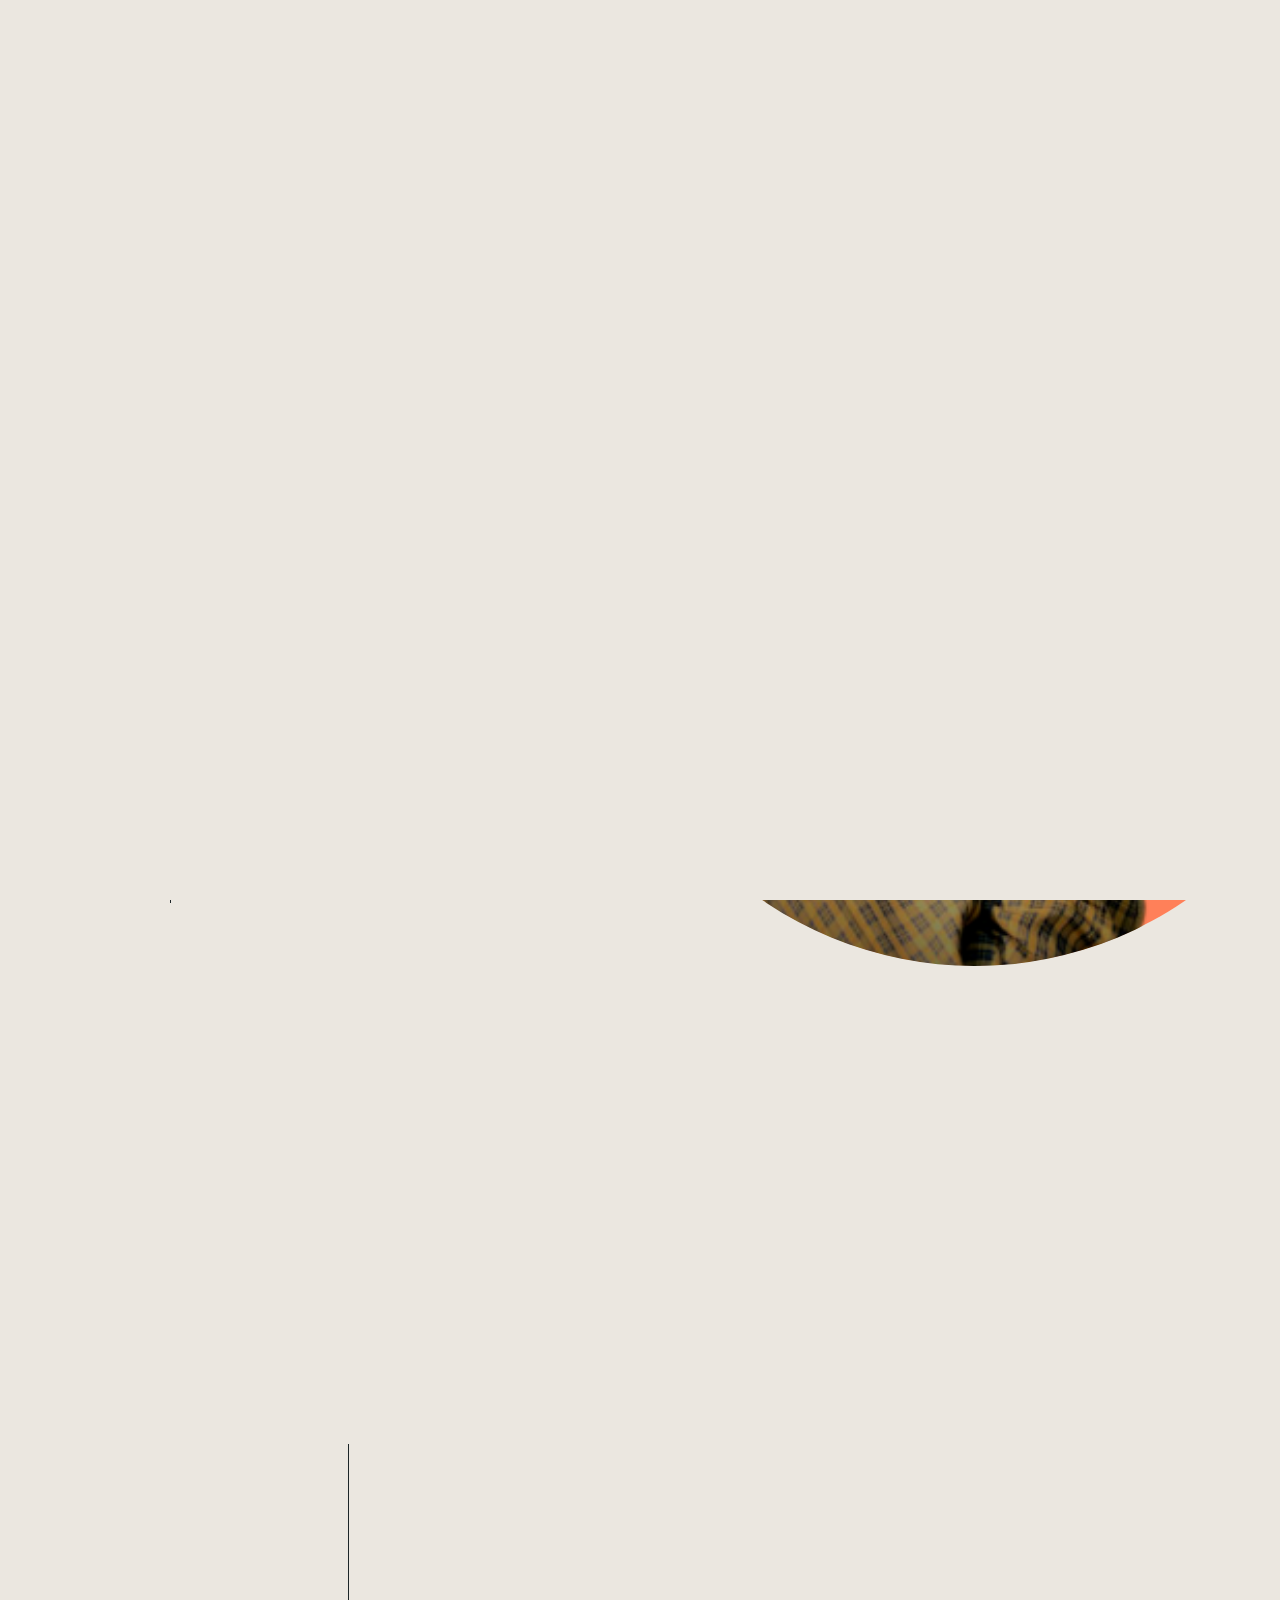
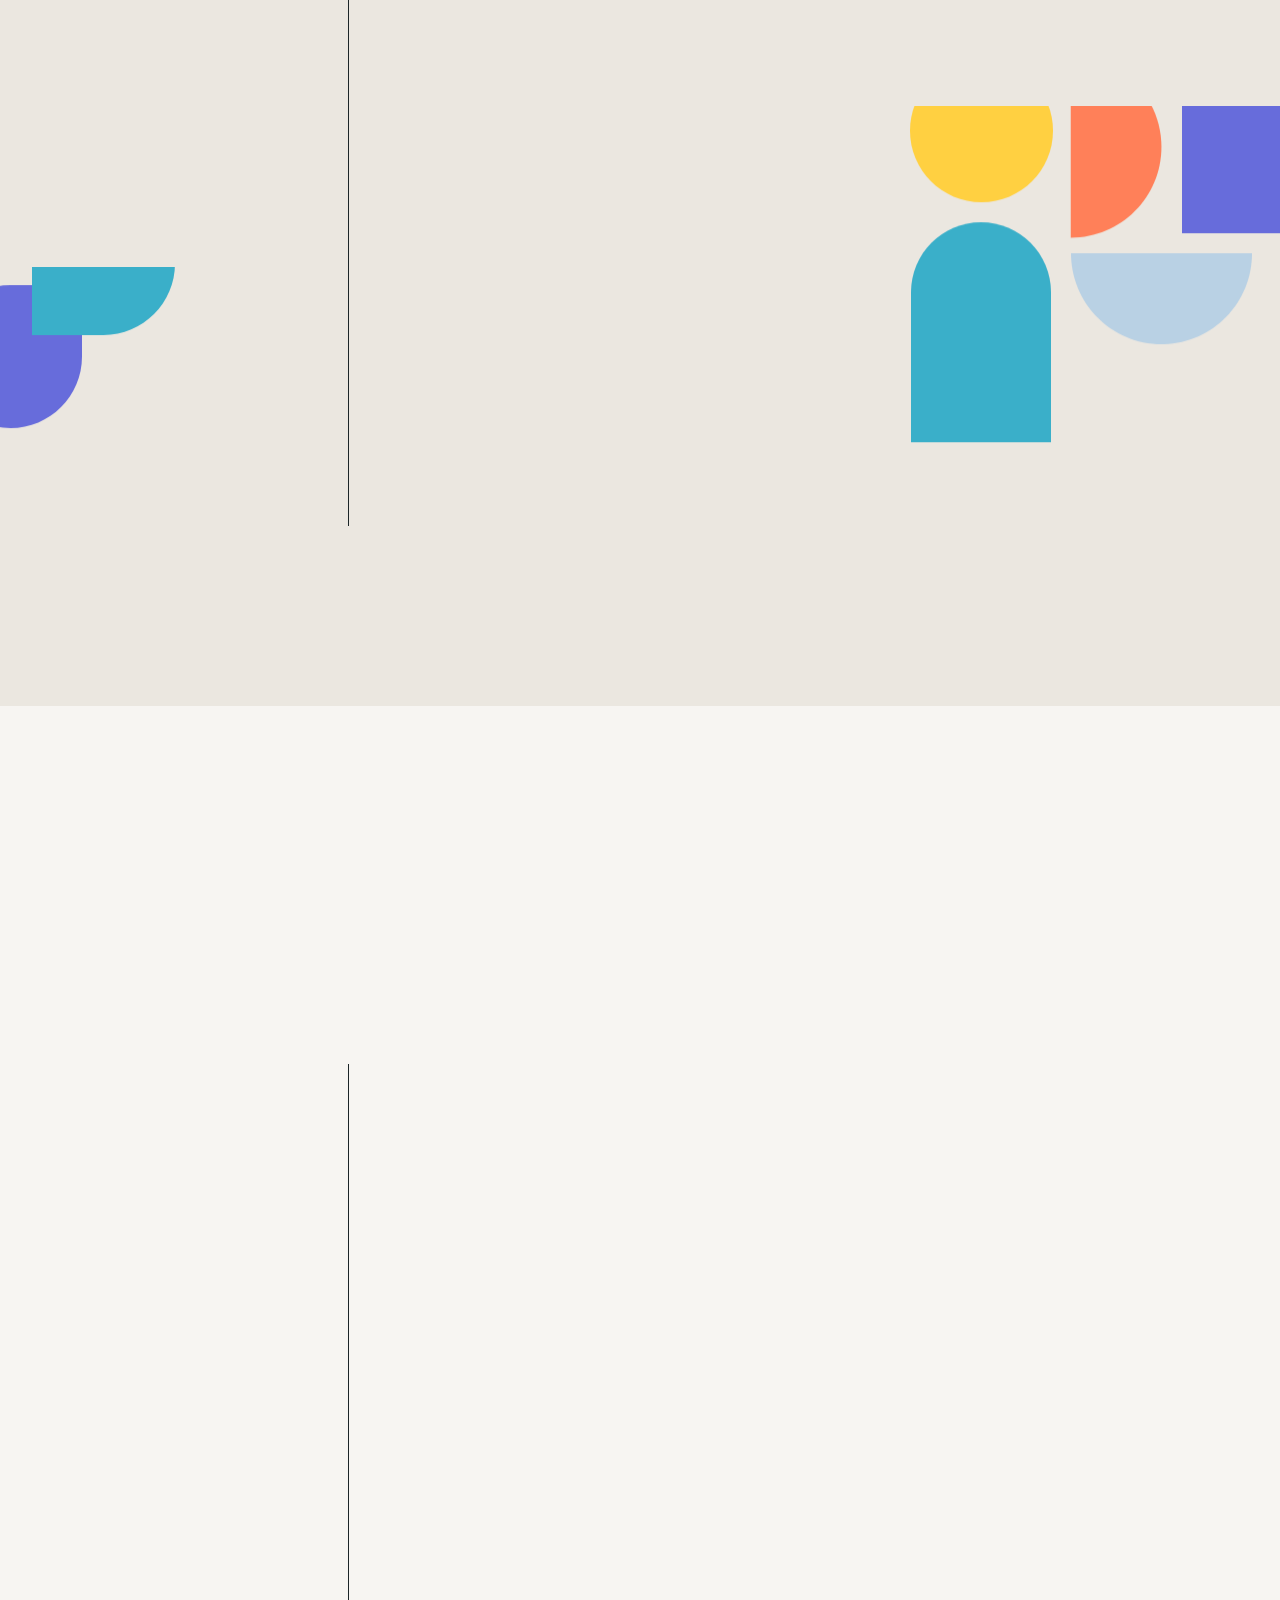
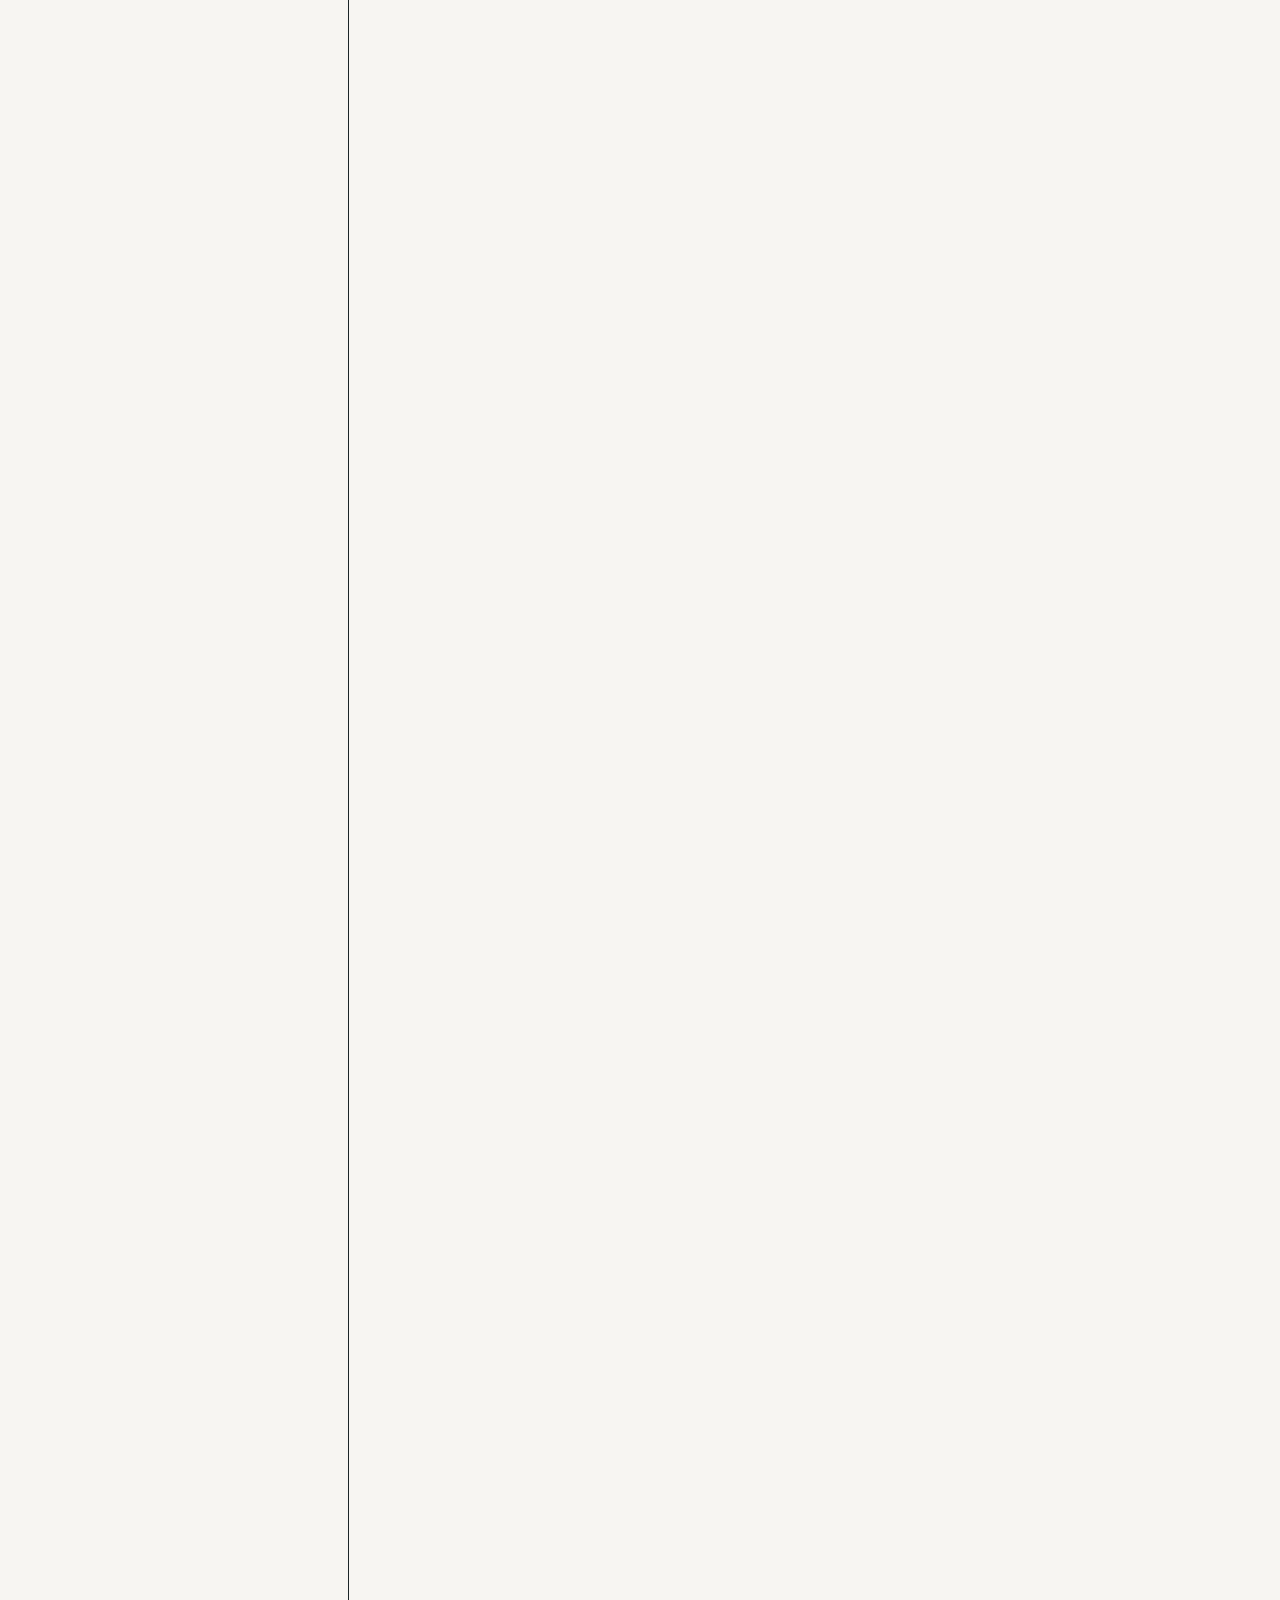
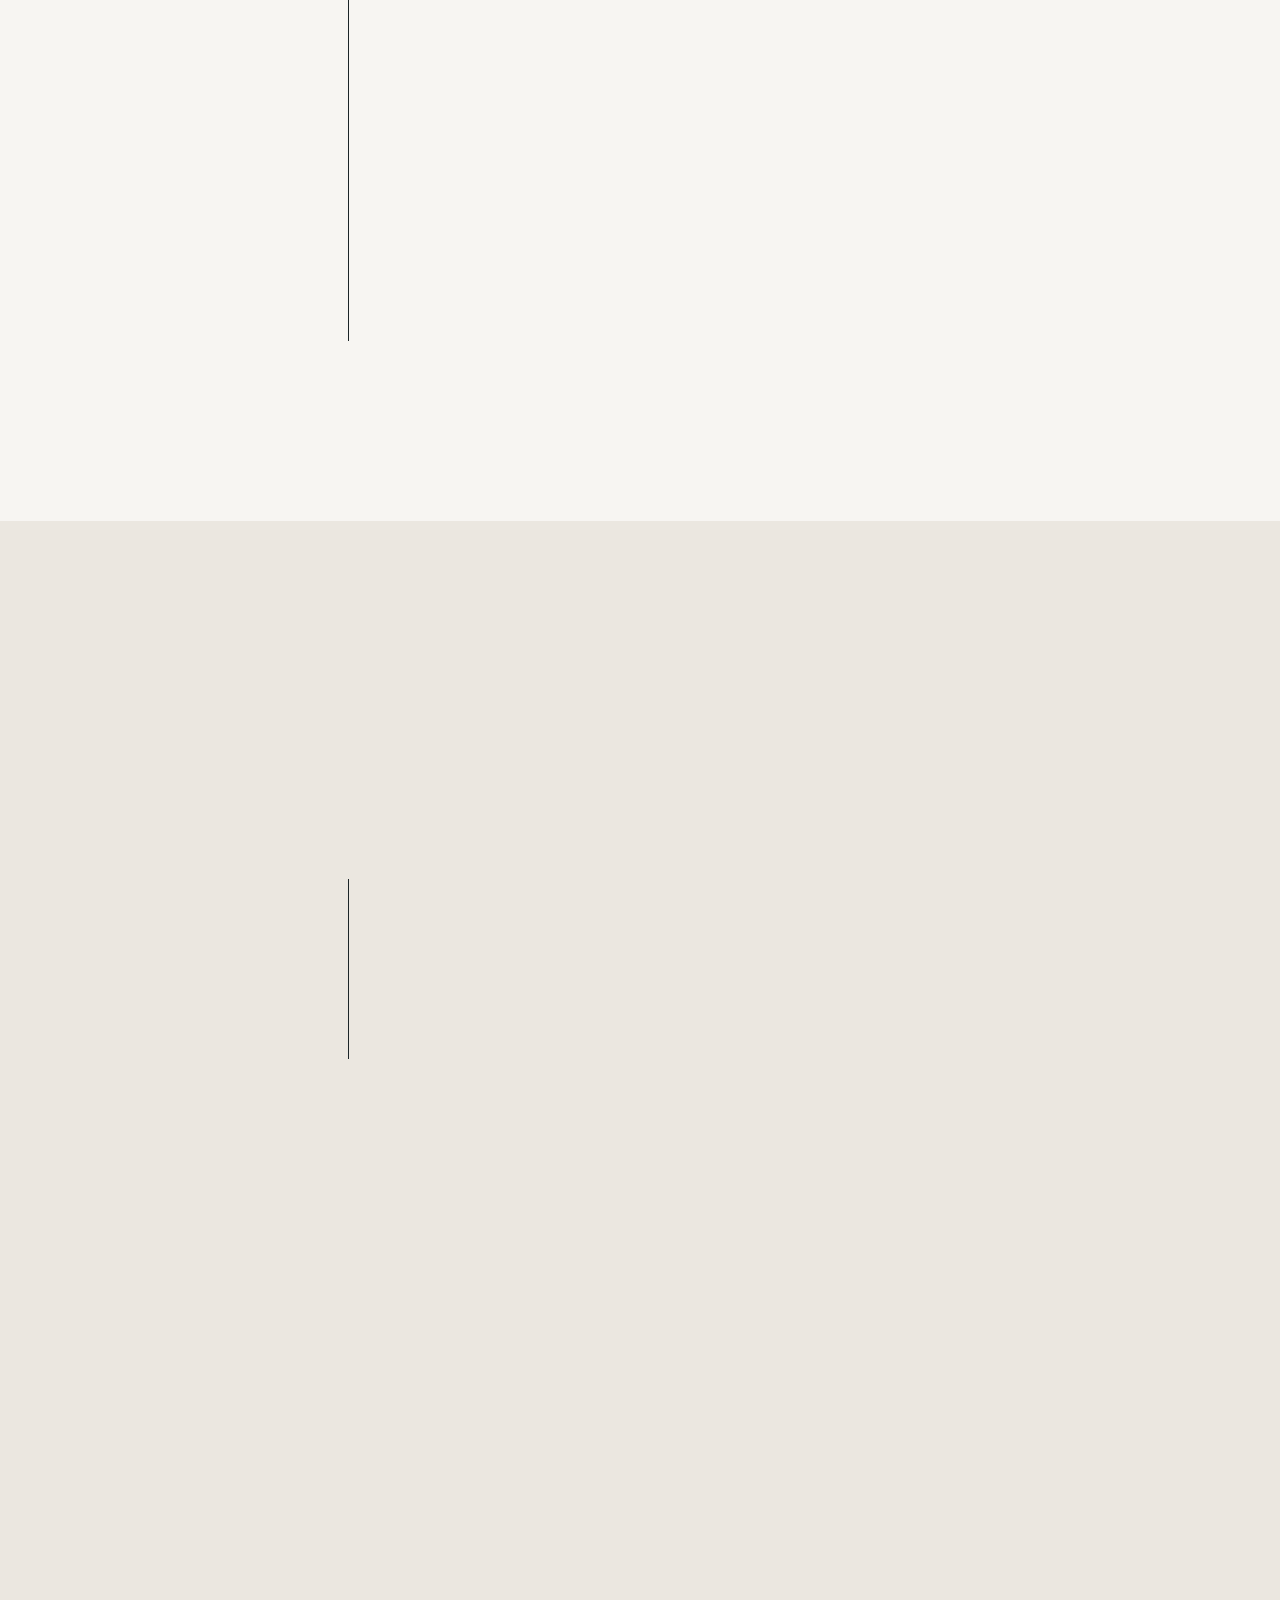
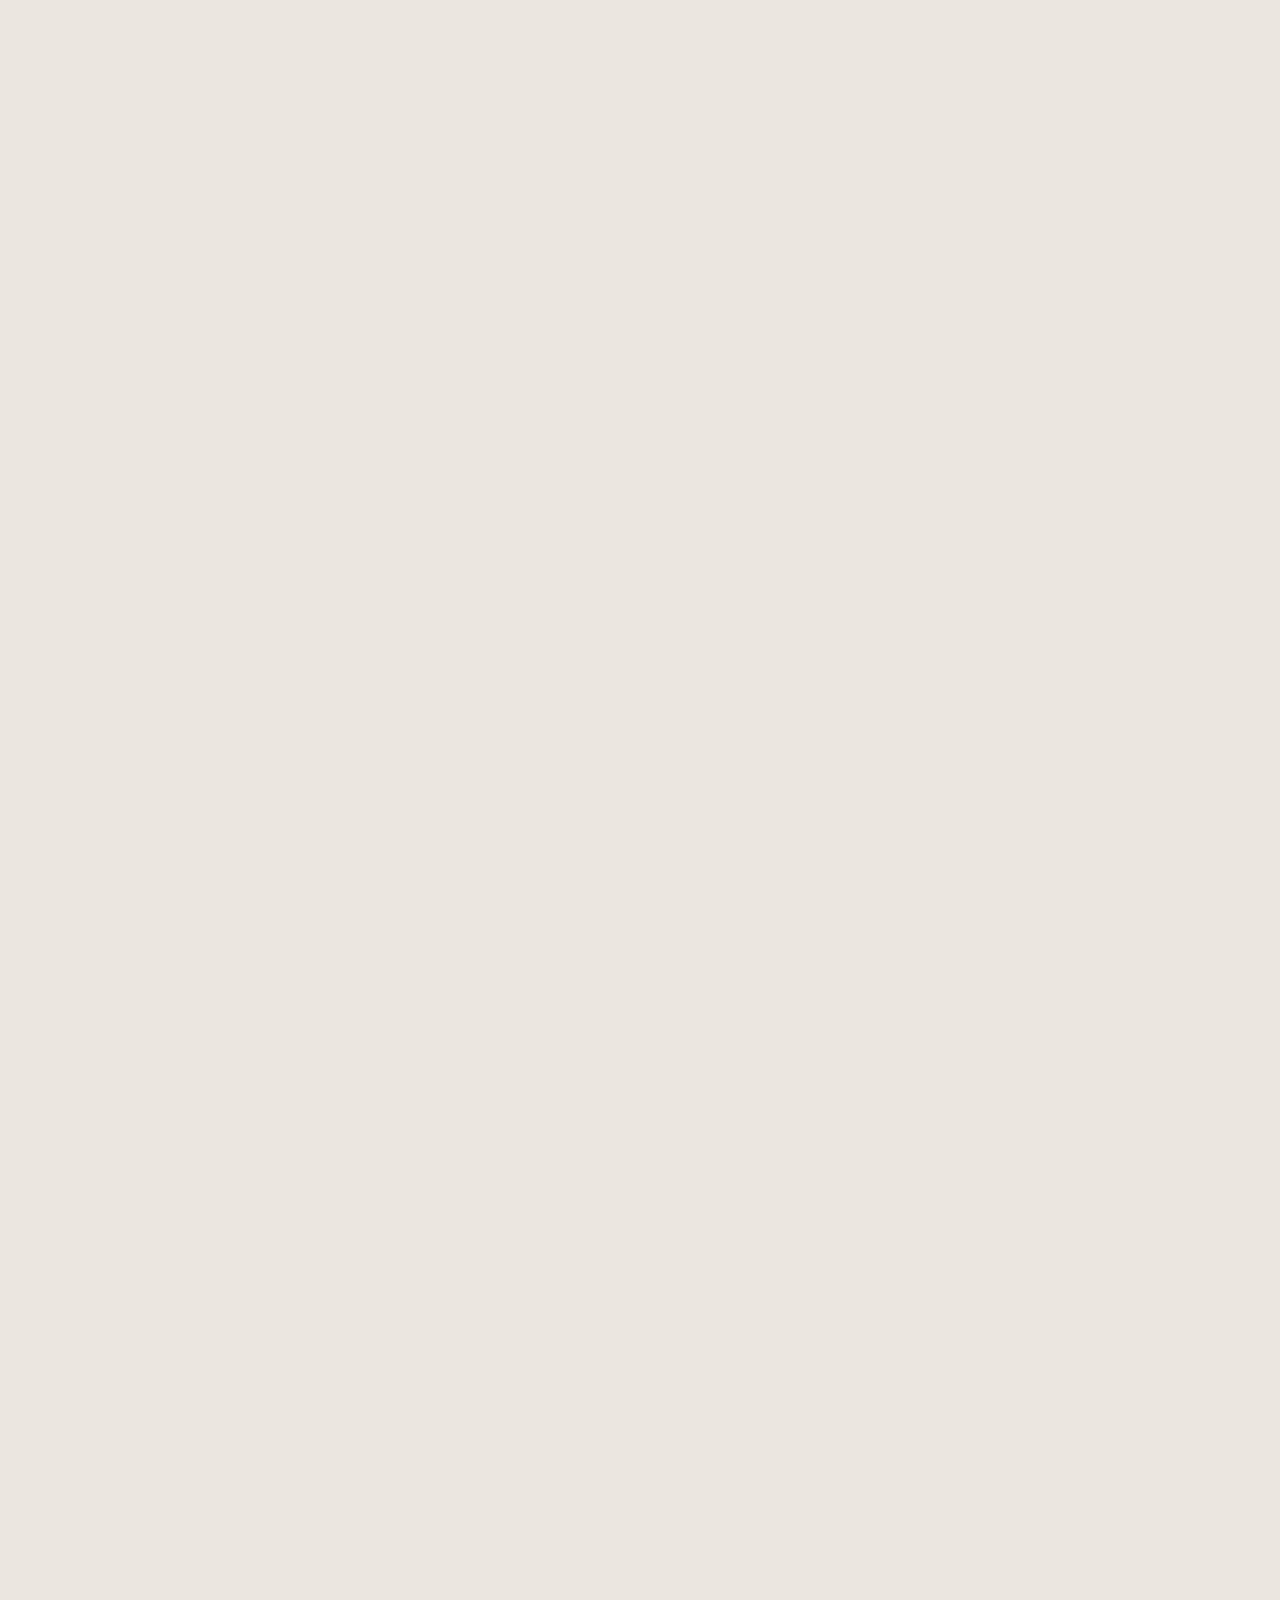
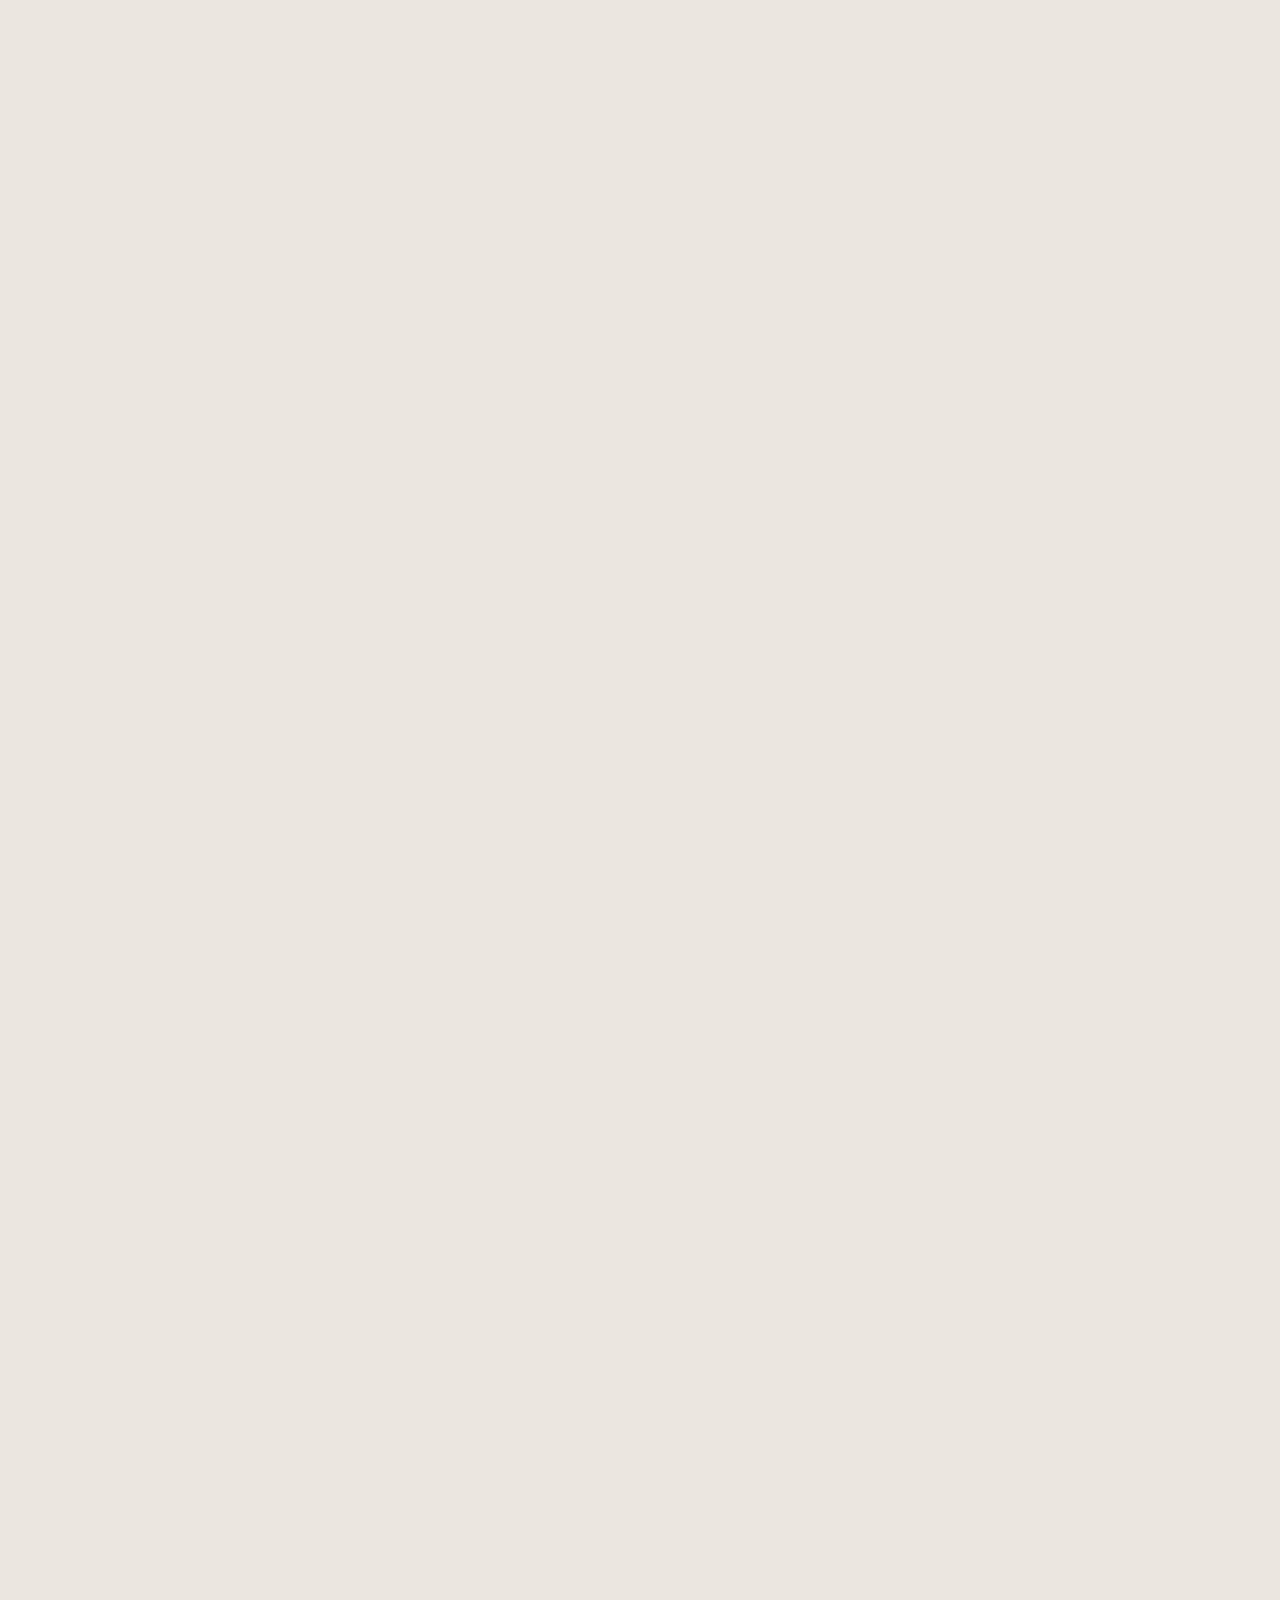
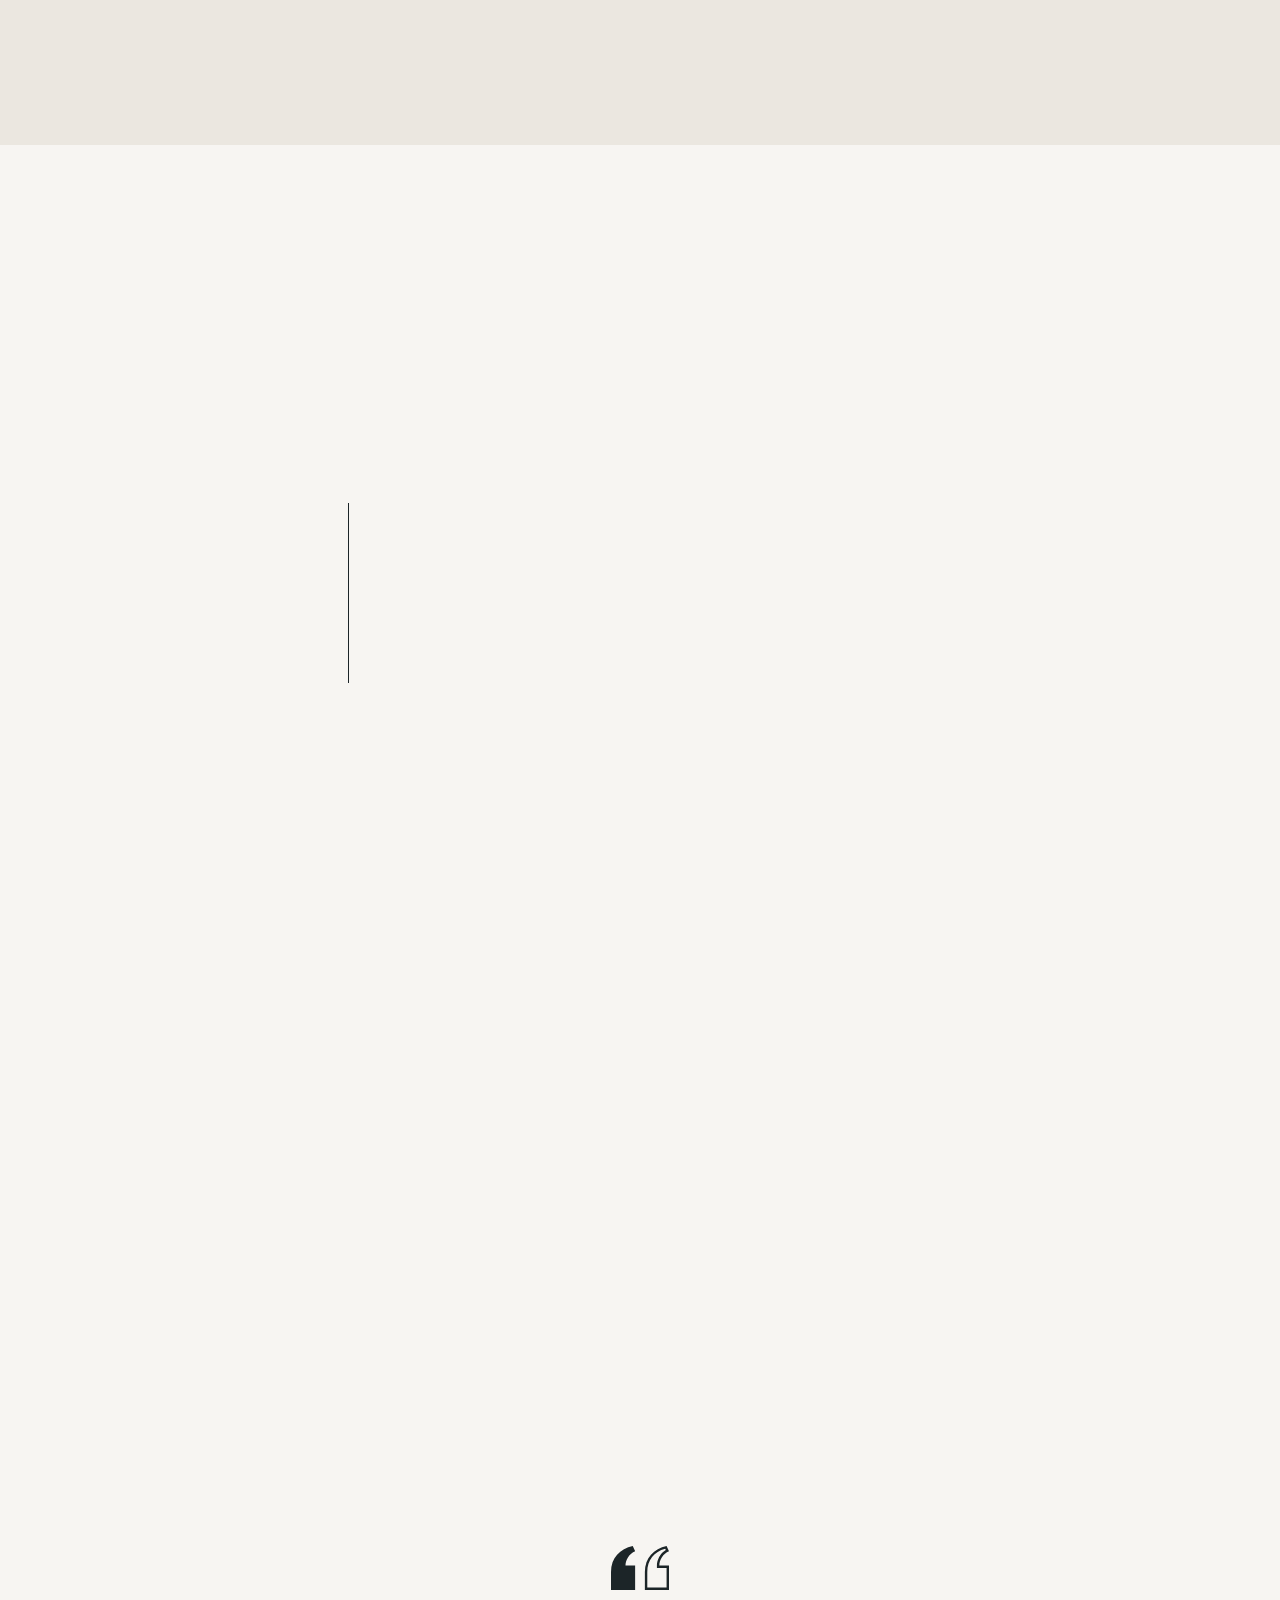
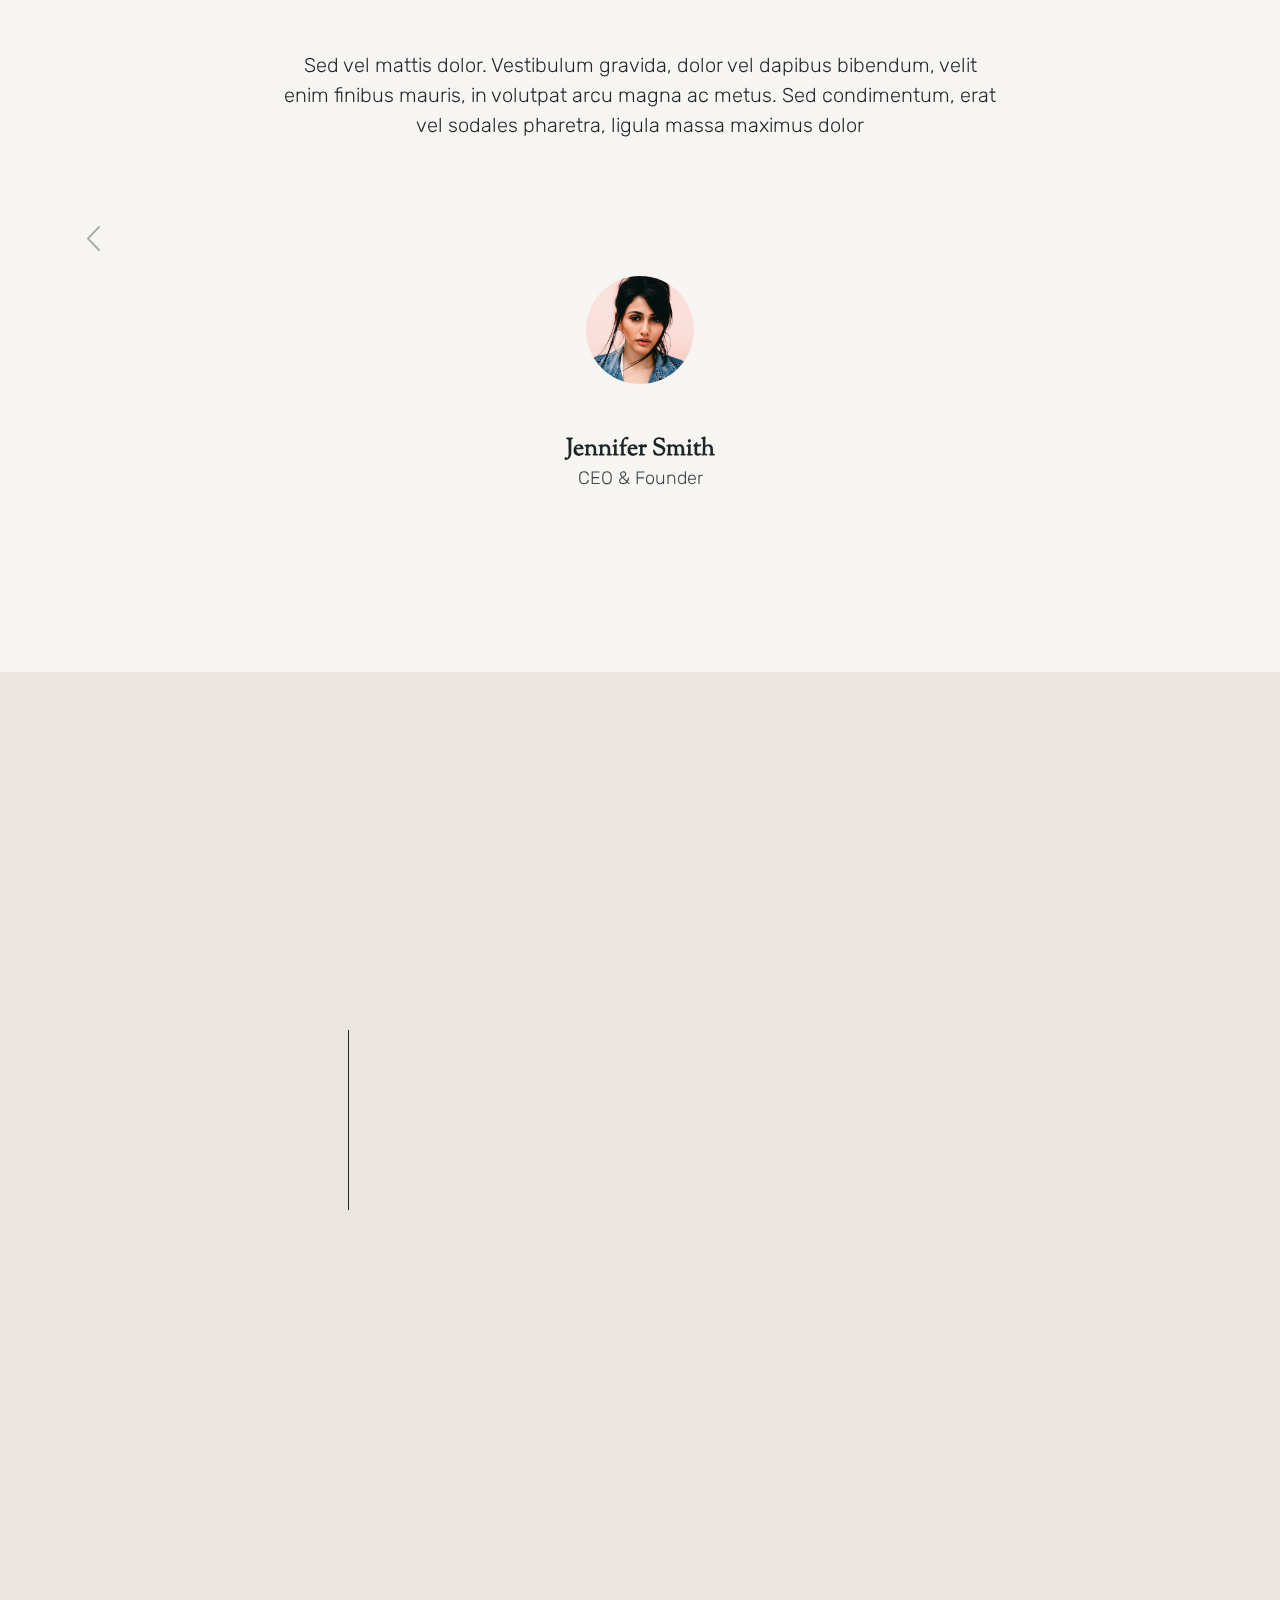
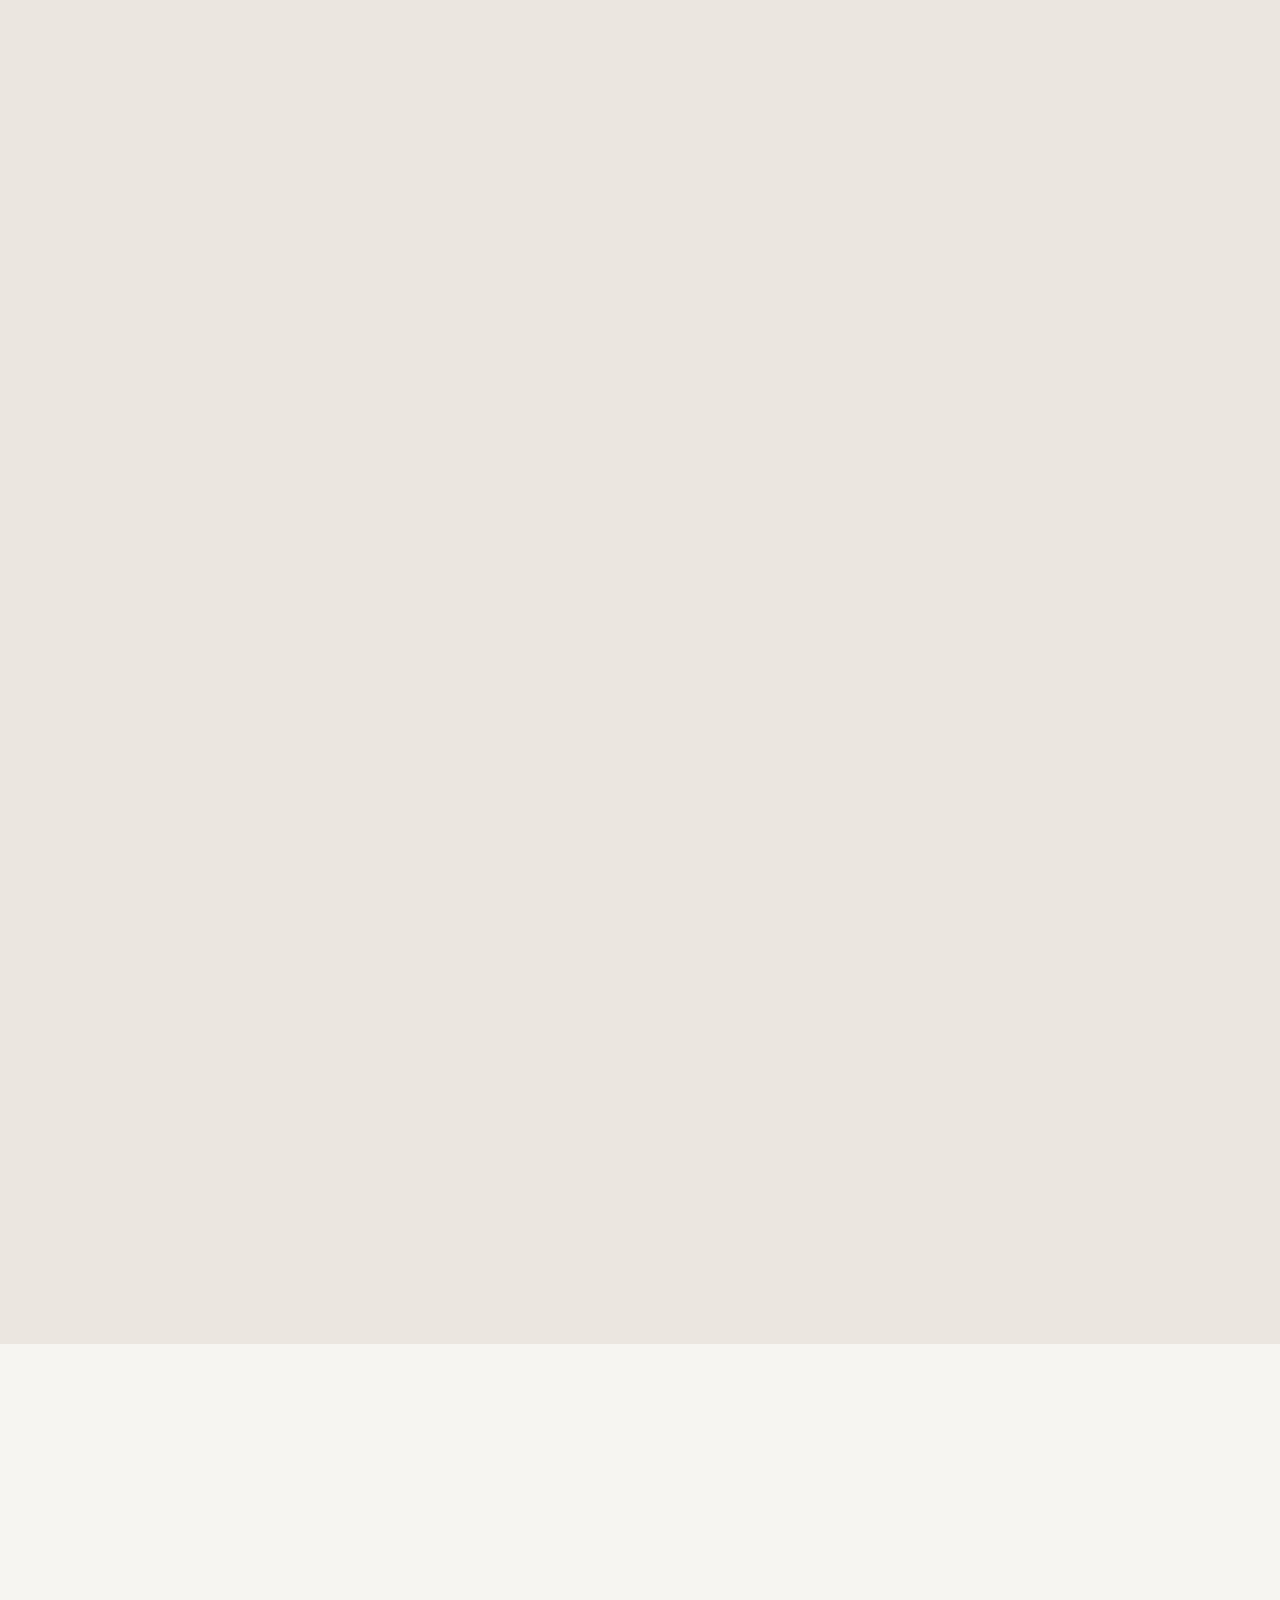
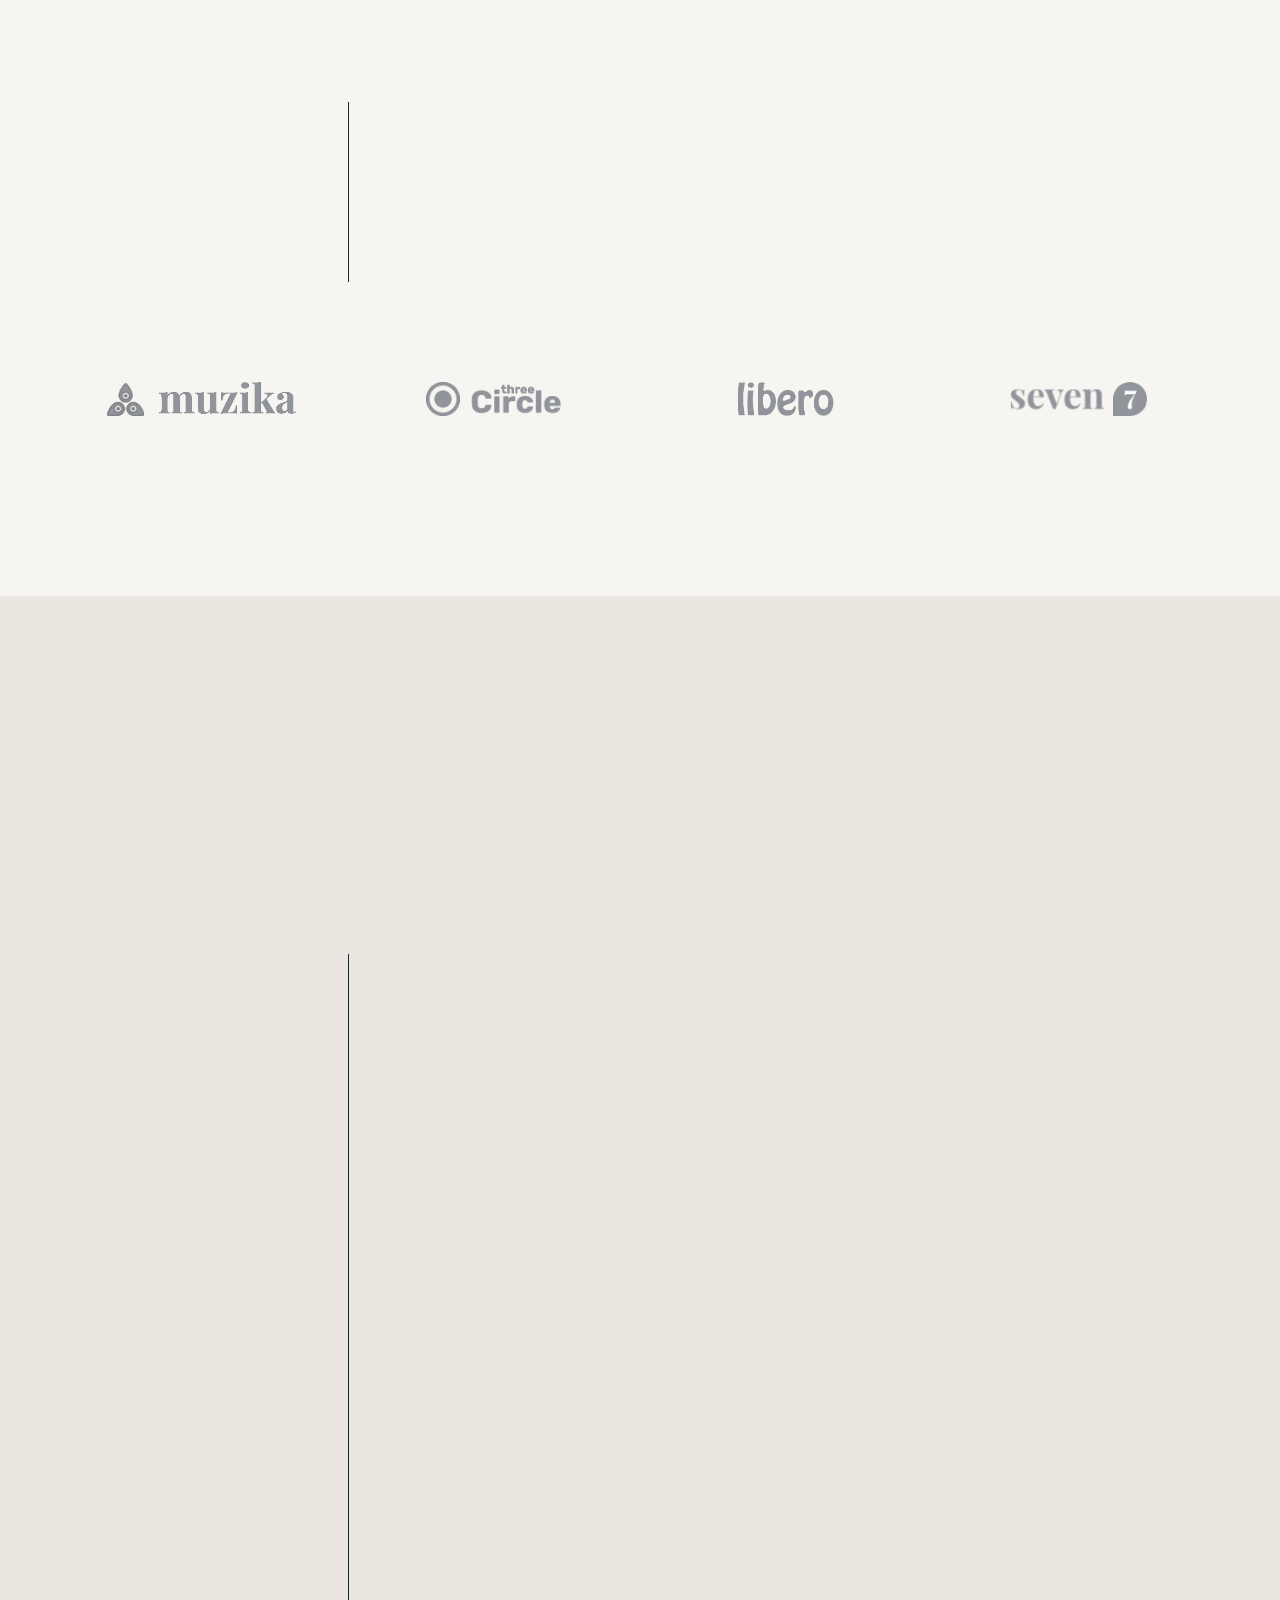
<file: bslthemes.com/html/ober/index.html>
<!doctype html>
<html lang="en-US">

<!-- Mirrored from bslthemes.com/html/ober/index.html by HTTrack Website Copier/3.x [XR&CO'2014], Tue, 25 Oct 2022 11:37:45 GMT -->
<head>

  <title>OBER - One Page Resume HTML Template</title>
  <meta http-equiv="Content-Type" content="text/html; charset=utf-8">
  <meta http-equiv="X-UA-Compatible" content="IE=edge">
  <meta name="viewport" content="width=device-width, initial-scale=1">
  <meta name="HandheldFriendly" content="true">
  <meta name="author" content="beshleyua" />

  <!-- Fonts -->
  <link rel="stylesheet" href="https://fonts.googleapis.com/css?family=Rubik%3A300%2C300i%2C400%2C400i%2C500%2C500i%2C600%2C600i%2C700%2C700i%2C800%2C800i%2C900%2C900i%7CSorts+Mill+Goudy&amp;display=swap" type="text/css" media="all" />
  <link rel="stylesheet" href="https://fonts.googleapis.com/css?family=Roboto%3A100%2C100italic%2C200%2C200italic%2C300%2C300italic%2C400%2C400italic%2C500%2C500italic%2C600%2C600italic%2C700%2C700italic%2C800%2C800italic%2C900%2C900italic%7CRoboto+Slab%3A100%2C100italic%2C200%2C200italic%2C300%2C300italic%2C400%2C400italic%2C500%2C500italic%2C600%2C600italic%2C700%2C700italic%2C800%2C800italic%2C900%2C900italic&amp;display=auto" type="text/css" media="all" />

  <!-- CSS STYLES -->
  <link rel="stylesheet" href="assets/css/vendors/bootstrap.css" type="text/css" media="all" />
  <link rel="stylesheet" href="assets/fonts/font-awesome/css/font-awesome.css" type="text/css" media="all" />
  <link rel="stylesheet" href="assets/css/vendors/magnific-popup.css" type="text/css" media="all" />
  <link rel="stylesheet" href="assets/css/vendors/splitting.css" type="text/css" media="all" />
  <link rel="stylesheet" href="assets/css/vendors/swiper.css" type="text/css" media="all" />
  <link rel="stylesheet" href="assets/css/vendors/animate.css" type="text/css" media="all" />
  <link rel="stylesheet" href="assets/css/main.css" type="text/css" media="all" />

  <!-- Favicon -->
	<link rel="shortcut icon" href="favicon.ico" type="image/x-icon">
	<link rel="icon" href="favicon.ico" type="image/x-icon">

  <script>
	  window.dataLayer = window.dataLayer || [];
	  function gtag(){dataLayer.push(arguments);}
	  gtag('js', new Date());

	  gtag('config', 'UA-125314689-11');
	</script>

</head>

<body class="home page light-skin">
	<div class="container-page ">

    <!-- Preloader -->
    <div class="preloader">
      <div class="centrize full-width">
        <div class="vertical-center">
          <div class="spinner-logo">
            <img src="assets/images/ober_logo.png" alt="" />
            <div class="spinner-dot"></div>
            <div class="spinner spinner-line"></div>
          </div>
        </div>
      </div>
    </div>

    <!-- Header -->
    <header class="header">
      <div class="header__builder">
        <div class="row">
          <div class="col-xs-4 col-sm-4 col-md-4 col-lg-4">

            <!-- logo -->
            <div class="logo">
              <a href="index.html">
                <img src="assets/images/ober_logo.png" alt="" />
              </a>
            </div>

          </div>
          <div class="col-xs-8 col-sm-8 col-md-8 col-lg-8 align-right">

            <!-- switcher btn -->
            <a href="#" class="switcher-btn">
              <span class="sw-before">
                <svg xmlns="http://www.w3.org/2000/svg" width="22.22" height="22.313" viewBox="0 0 22.22 22.313">
                  <path fill="#fff" 
                  d="M1752.49,105.511a5.589,5.589,0,0,0-3.94-1.655,5.466,5.466,0,0,0-3.94,1.655,5.61,5.61,0,0,0,3.94,9.566,5.473,5.473,0,0,0,3.94-1.653,5.643,5.643,0,0,0,1.65-3.957A5.516,5.516,0,0,0,1752.49,105.511Zm-1.06,6.85a4.1,4.1,0,0,1-5.76,0,4.164,4.164,0,0,1,0-5.788A4.083,4.083,0,0,1,1751.43,112.361Zm7.47-3.662h-2.27a0.768,0.768,0,0,0,0,1.536h2.27A0.768,0.768,0,0,0,1758.9,108.7Zm-10.35,8.12a0.777,0.777,0,0,0-.76.769v2.274a0.777,0.777,0,0,0,.76.767,0.786,0.786,0,0,0,.77-0.767v-2.274A0.786,0.786,0,0,0,1748.55,116.819Zm7.85-.531-1.62-1.624a0.745,0.745,0,0,0-1.06,0,0.758,0.758,0,0,0,0,1.063l1.62,1.625a0.747,0.747,0,0,0,1.06,0A0.759,0.759,0,0,0,1756.4,116.288ZM1748.55,98.3a0.777,0.777,0,0,0-.76.768v2.273a0.77,0.778,0,0,0,.76.768,0.787,0.787,0,0,0,.77-0.768V99.073A0.786,0.786,0,0,0,1748.55,98.3Zm7.88,3.278a0.744,0.744,0,0,0-1.06,0l-1.62,1.624a0.758,0.758,0,0,0,0,1.063,0.745,0.745,0,0,0,1.06,0l1.62-1.624A0.758,0.758,0,0,0,1756.43,101.583Zm-15.96,7.116h-2.26a0.78,0.78,0,0,0-.77.768,0.76,0.76,0,0,0,.77.768h2.26A0.768,0.768,0,0,0,1740.47,108.7Zm2.88,5.965a0.745,0.745,0,0,0-1.06,0l-1.62,1.624a0.759,0.759,0,0,0,0,1.064,0.747,0.747,0,0,0,1.06,0l1.62-1.625A0.758,0.758,0,0,0,1743.35,114.664Zm0-11.457-1.62-1.624a0.744,0.744,0,0,0-1.06,0,0.75,0.758,0,0,0,0,1.063l1.62,1.624a0.745,0.745,0,0,0,1.06,0A0.758,0.758,0,0,0,1743.35,103.207Z" transform="translate(-1737.44 -98.313)"/>
                </svg>
              </span>
              <span class="sw-after">
                <svg xmlns="http://www.w3.org/2000/svg" width="23" height="23" viewBox="0 0 23 23">
                  <path fill="#fff" d="M1759.46,111.076a0.819,0.819,0,0,0-.68.147,8.553,8.553,0,0,1-2.62,1.537,8.167,8.167,0,0,1-2.96.531,8.655,8.655,0,0,1-8.65-8.682,9.247,9.247,0,0,1,.47-2.864,8.038,8.038,0,0,1,1.42-2.54,0.764,0.764,0,0,0-.12-1.063,0.813,0.813,0,0,0-.68-0.148,11.856,11.856,0,0,0-6.23,4.193,11.724,11.724,0,0,0,1,15.387,11.63,11.63,0,0,0,19.55-5.553A0.707,0.707,0,0,0,1759.46,111.076Zm-4.5,6.172a10.137,10.137,0,0,1-14.29-14.145,10.245,10.245,0,0,1,3.38-2.836c-0.14.327-.29,0.651-0.41,1.006a9.908,9.908,0,0,0-.56,3.365,10.162,10.162,0,0,0,10.15,10.189,9.776,9.776,0,0,0,3.49-.62,11.659,11.659,0,0,0,1.12-.473A10.858,10.858,0,0,1,1754.96,117.248Z" transform="translate(-1737 -98)"/>
                </svg>
              </span>
            </a>

            <!-- menu btn -->
            <a href="#" class="menu-btn"><span></span></a>

          </div>
        </div>
      </div>

      <!-- Menu Full Overlay -->
      <div class="menu-full-overlay">
        <div class="menu-full-container">
          <div class="container">
            <div class="row">
              <div class="col-xs-12 col-sm-12 col-md-12 col-lg-10 offset-1">

                <!-- menu full -->
                <div class="menu-full">
                  <ul class="menu-full">
                    <li class="menu-item">
                      <a class="splitting-text-anim-2" data-splitting="chars" href="index-2.html#about-section">About</a>
                    </li>
                    <li class="menu-item">
                      <a class="splitting-text-anim-2" data-splitting="chars" href="index-2.html#resume-section">Resume</a>
                    </li>
                    <li class="menu-item">
                      <a class="splitting-text-anim-2" data-splitting="chars" href="index-2.html#works-section">Works</a>
                    </li>
                    <li class="menu-item">
                      <a class="splitting-text-anim-2" data-splitting="chars" href="index-2.html#pricing-section">Pricing</a>
                    </li>
                    <li class="menu-item">
                      <a class="splitting-text-anim-2" data-splitting="chars" href="index-2.html#blog-section">Blog</a>
                    </li>
                    <li class="menu-item">
                      <a class="splitting-text-anim-2" data-splitting="chars" href="index-2.html#contact-section">Contact</a>
                    </li>
                    <li class="menu-item menu-item-has-children has-children">
                      <a class="splitting-text-anim-2" data-splitting="chars">Pages</a>
                      <ul class="sub-menu">
                        <li class="menu-item"><a class="splitting-text-anim-1" data-splitting="chars" href="works.html">Works (grid)</a></li>
                        <li class="menu-item"><a class="splitting-text-anim-1" data-splitting="chars" href="works-list.html">Works (list)</a></li>
                        <li class="menu-item"><a class="splitting-text-anim-1" data-splitting="chars" href="work-single.html">Work Single Page</a></li>
                        <li class="menu-item"><a class="splitting-text-anim-1" data-splitting="chars" href="blog.html">Blog Posts</a></li>
                        <li class="menu-item"><a class="splitting-text-anim-1" data-splitting="chars" href="blog-single.html">Blog Single Post</a></li>
                      </ul>
                    </li>
                  </ul>
                </div>

              </div>
            </div>
          </div>
        </div>

        <!-- social -->
        <div class="menu-social-links">
          <a href="http://dribbble.com/" target="blank" class="scrolla-element-anim-1" title="dribbble">
            <i class="fab fa-dribbble"></i>
          </a>
          <a href="http://twitter.com/" target="blank" class="scrolla-element-anim-1" title="twitter">
            <i class="fab fa-twitter"></i>
          </a>
          <a href="http://behance.com/" target="blank" class="scrolla-element-anim-1" title="behance">
            <i class="fab fa-behance"></i>
          </a>
        </div>

      </div>

    </header>

		<!-- Wrapper -->
		<div class="wrapper">

      <!-- Section -->
      <section class="section section-started">
        <div class="container">

          <!-- Hero Started -->
          <div class="hero-started">
            <div class="slide scrolla-element-anim-1 scroll-animate" data-animate="active">
              <img src="/bslthemes.com/bslthms-advanced-btns/assets/68245501-d613-435e-807e-867d1eeb0a04_thumbnail.png" alt="" />
              <span class="circle circle-1">
                <svg xmlns="http://www.w3.org/2000/svg" xmlns:xlink="http://www.w3.org/1999/xlink" width="749px" height="375px"><path fill-rule="evenodd" fill="#ff8059" d="M749.000,0.000 C749.000,206.786 581.459,374.514 374.608,374.514 C167.758,374.514 -0.000,206.786 -0.000,0.000 "/></svg>
              </span>
              <!-- <span class="circle circle-2">
                <svg xmlns="http://www.w3.org/2000/svg" xmlns:xlink="http://www.w3.org/1999/xlink" width="416px" height="209px"><path fill-rule="evenodd"  fill="#3aafc9" d="M-0.000,209.000 C-0.000,94.252 93.051,0.745 207.835,0.745 C322.619,0.745 416.000,94.252 416.000,209.000 "/></svg>
              </span>
              <span class="circle circle-3">
                <svg xmlns="http://www.w3.org/2000/svg" xmlns:xlink="http://www.w3.org/1999/xlink" width="416px" height="209px"><path fill-rule="evenodd"  fill="#b9d1e4" d="M-0.000,209.000 C-0.000,94.252 93.051,0.745 207.835,0.745 C322.619,0.745 416.000,94.252 416.000,209.000 "/></svg>
              </span>
              <span class="circle circle-4">
                <svg  xmlns="http://www.w3.org/2000/svg" xmlns:xlink="http://www.w3.org/1999/xlink" width="121px" height="241px"><path fill-rule="evenodd"  fill="#676cdb" d="M0.000,0.000 C66.624,0.000 120.402,54.096 120.402,120.733 C120.402,187.371 66.624,241.000 0.000,241.000 "/></svg>
              </span>
              <span class="circle circle-5">
                <svg  xmlns="http://www.w3.org/2000/svg" xmlns:xlink="http://www.w3.org/1999/xlink" width="232px" height="117px"><path fill-rule="evenodd"  fill="rgb(255, 208, 65)" d="M232.000,0.000 C232.000,64.151 180.376,116.580 116.238,116.580 C52.100,116.580 0.000,64.151 0.000,0.000 "/></svg>
              </span> -->
            </div>
            <div class="content">
              <div class="titles">
                <div class="subtitle splitting-text-anim-2 scroll-animate" data-splitting="chars" data-animate="active">
                  UI UX DESIGNER
                </div>
                <h2 class="title splitting-text-anim-1 scroll-animate" data-splitting="chars" data-animate="active">
                  Haroon <br>Raja
                </h2>
              </div>
              <div class="description scrolla-element-anim-1 scroll-animate" data-animate="active">
                <p>
                  I"m a UI/UX Designer based in Rawalpindi and enjoy playing with colors. I love travelling, photography &amp; music.
                </p>
                <div class="social-links">
                  <a target="_blank" rel="nofollow" href="#">
                    <i aria-hidden="true" class="fab fa-twitter"></i>
                  </a>
                  <a target="_blank" rel="nofollow" href="#">
                    <i aria-hidden="true" class="fab fa-dribbble"></i>
                  </a>
                  <a target="_blank" rel="nofollow" href="#">
                    <i aria-hidden="true" class="fab fa-behance"></i>
                  </a>
                </div>
              </div>
            </div>
            <div class="info-list">
              <ul>
                <li class="scrolla-element-anim-1 scroll-animate" data-animate="active">
                  Born in <strong>Rawalpindi</strong>
                </li>
                <li class="scrolla-element-anim-1 scroll-animate" data-animate="active">
                  Experience <strong>2+ Years</strong>
                </li>
                <li class="scrolla-element-anim-1 scroll-animate" data-animate="active">
                  Date of Birth <strong>24 AUG 2001</strong>
                </li>
              </ul>
            </div>
          </div>

        </div>
      </section>

      <section class="section section-bg section-parallax-1" id="about-section">
        <div class="container">

          <!-- Section Heading -->
          <div class="m-titles">
            <h2 class="m-title splitting-text-anim-1 scroll-animate" data-splitting="chars" data-animate="active">
              About Me
            </h2>
          </div>

          <div class="row row-custom">
            <div class="col-xs-12 col-sm-12 col-md-3 col-lg-3 align-right">

              <!-- Section numbers -->
              <div class="numbers-items">
                <div class="numbers-item scrolla-element-anim-1 scroll-animate" data-animate="active">
                  <div class="icon">
                    <i aria-hidden="true" class="far fa-check-circle"></i>
                  </div>
                  <div class="num">124</div>
                  <div class="title">Completed <br>Project</div>
                </div>
                <div class="numbers-item scrolla-element-anim-1 scroll-animate" data-animate="active">
                  <div class="icon">
                    <i aria-hidden="true" class="far fa-smile-beam"></i>
                  </div>
                  <div class="num">65</div>
                  <div class="title">Happy <br>Clients</div>
                </div>
                <div class="numbers-item scrolla-element-anim-1 scroll-animate" data-animate="active">
                  <div class="icon">
                    <i aria-hidden="true" class="far fa-gem"></i>
                  </div>
                  <div class="num">18</div>
                  <div class="title">Awards <br>Won</div>
                </div>
              </div>

            </div>
            <div class="col-xs-12 col-sm-12 col-md-9 col-lg-9 vertical-line">

              <!-- Section Profile -->
              <div class="profile-box">
                <div class="text scrolla-element-anim-1 scroll-animate" data-animate="active">
                  <p>
                    My name is Muhammad Haroon. I have been studying UI UX Design since October 2020. I like creating
                    a cool design project.</p><p>Donec imperdiet risus at tortor consequat maximus et eget magna.
                    Cras ornare sagittis augue, id sollicitudin justo tristique ut. Nullam ex enim, euismod vel
                    bibendum ultrices, fringilla vel eros. Donec euismod leo lectus, et euismod metus euismod sed.
                    Quisque quis suscipit ipsum, at pellentesque velit. Duis a congue sem.
                  </p>
                  <p>
                    In sed dolor ut ligula malesuada sollicitudin. Morbi iaculis convallis arcu, nec maximus tellus
                    sodales in. Curabitur blandit enim at nisl lobortis, non pretium enim hendrer
                  </p>
                  <a href="#contact-section" class="btn scrolla-element-anim-1 scroll-animate" data-animate="active">Contact Me</a>
                  <!-- <div class="signature scrolla-element-anim-1 scroll-animate" data-animate="active">
                    <img src="assets/images/signature.png" alt="" />
                  </div> -->
                </div>
              </div>

            </div>
          </div>

        </div>
      </section>

      <section class="section section-parallax-2" id="resume-section">
        <div class="container">

          <!-- Section Heading -->
          <div class="m-titles">
            <h2 class="m-title splitting-text-anim-1 scroll-animate" data-splitting="chars" data-animate="active">
              My Resume
            </h2>
          </div>

          <div class="row row-custom">
            <div class="col-xs-12 col-sm-12 col-md-3 col-lg-3">
            </div>
            <div class="col-xs-12 col-sm-12 col-md-9 col-lg-9 vertical-line">

              <!-- Description -->
              <div class="text scrolla-element-anim-1 scroll-animate" data-animate="active">
                <p>
                  Talented UX designer with 7+ years of experience, seeking to elevate UI/UX at ABC, Inc.
                  As Lead UI/UX Head completed project before dead line. ittis augue, id sollicitudin justo
                  tristique ut. Nullam ex enim, euismod vel bibendum ultrices, fringilla vel eros. Donec euism
                  od leo um, at pellentesque velituis a congue sem.
                </p>
              </div>

              <!-- Skills -->
              <div class="skills-items">
                <div class="p-title scrolla-element-anim-1 scroll-animate" data-animate="active">SKILLS</div>
                <div class="skills-item scrolla-element-anim-1 scroll-animate" data-animate="active">
                  <div class="name">Tailwind</div>
                  <div class="dots dots-90">
                    <div class="dots-row">
                      <div class="dot"></div>
                      <div class="dot"></div>
                      <div class="dot"></div>
                      <div class="dot"></div>
                      <div class="dot"></div>
                      <div class="dot"></div>
                      <div class="dot"></div>
                      <div class="dot"></div>
                      <div class="dot"></div>
                      <div class="dot"></div>
                    </div>
                  </div>
                  <div class="value"><span class="num">90%</span></div>
                </div>
                <div class="skills-item scrolla-element-anim-1 scroll-animate" data-animate="active">
                  <div class="name">Bootstrap</div>
                  <div class="dots dots-60">
                    <div class="dots-row">
                      <div class="dot"></div>
                      <div class="dot"></div>
                      <div class="dot"></div>
                      <div class="dot"></div>
                      <div class="dot"></div>
                      <div class="dot"></div>
                      <div class="dot"></div>
                      <div class="dot"></div>
                      <div class="dot"></div>
                      <div class="dot"></div>
                    </div>
                  </div>
                  <div class="value"><span class="num">60%</span></div>
                </div>
                <div class="skills-item scrolla-element-anim-1 scroll-animate" data-animate="active">
                  <div class="name">HTML5</div>
                  <div class="dots dots-80">
                    <div class="dots-row">
                      <div class="dot"></div>
                      <div class="dot"></div>
                      <div class="dot"></div>
                      <div class="dot"></div>
                      <div class="dot"></div>
                      <div class="dot"></div>
                      <div class="dot"></div>
                      <div class="dot"></div>
                      <div class="dot"></div>
                      <div class="dot"></div>
                    </div>
                  </div>
                  <div class="value"><span class="num">80%</span></div>
                </div>
                <div class="skills-item scrolla-element-anim-1 scroll-animate" data-animate="active">
                  <div class="name">Javascript</div>
                  <div class="dots dots-50">
                    <div class="dots-row">
                      <div class="dot"></div>
                      <div class="dot"></div>
                      <div class="dot"></div>
                      <div class="dot"></div>
                      <div class="dot"></div>
                      <div class="dot"></div>
                      <div class="dot"></div>
                      <div class="dot"></div>
                      <div class="dot"></div>
                      <div class="dot"></div>
                    </div>
                  </div>
                  <div class="value"><span class="num">50%</span></div>
                </div>
                <div class="skills-item scrolla-element-anim-1 scroll-animate" data-animate="active">
                  <div class="name">jQuery</div>
                  <div class="dots dots-70">
                    <div class="dots-row">
                      <div class="dot"></div>
                      <div class="dot"></div>
                      <div class="dot"></div>
                      <div class="dot"></div>
                      <div class="dot"></div>
                      <div class="dot"></div>
                      <div class="dot"></div>
                      <div class="dot"></div>
                      <div class="dot"></div>
                      <div class="dot"></div>
                    </div>
                  </div>
                  <div class="value"><span class="num">70%</span></div>
                </div>
              </div>

              <!-- Services -->
              <div class="p-title scrolla-element-anim-1 scroll-animate" data-animate="active">SERVICES</div>
              <div class="services-items">
                <div class="services-col">
                  <div class="services-item scrolla-element-anim-1 scroll-animate" data-animate="active">
                    <div class="icon">
                      <i aria-hidden="true" class="fab fa-chrome"></i>
                    </div>
                    <div class="title">Web development</div>
                    <div class="text">
                      <p>Modern and mobile-ready website that will help you reach all of your marketing.</p>
                    </div>
                    <a href="#contact-section" class="lnk">order now</a>
                  </div>
                </div>
                <div class="services-col">
                  <div class="services-item scrolla-element-anim-1 scroll-animate" data-animate="active">
                    <div class="icon">
                      <i aria-hidden="true" class="fab fa-soundcloud"></i>
                    </div>
                    <div class="title">Web Designing</div>
                    <div class="text">
                      <p>Music copying, writing, creating, transcription and composition services.</p>
                    </div>
                    <a href="#contact-section" class="lnk">order now</a>
                  </div>
                </div>
                <div class="services-col">
                  <div class="services-item scrolla-element-anim-1 scroll-animate" data-animate="active">
                    <div class="icon">
                      <i aria-hidden="true" class="fab fa-adversal"></i>
                    </div>
                    <div class="title">Advetising</div>
                    <div class="text">
                      <p>Advertising services include television, radio, print, mail, and web apps.</p>
                    </div>
                    <a href="#contact-section" class="lnk">order now</a>
                  </div>
                </div>
                <div class="services-col">
                  <div class="services-item scrolla-element-anim-1 scroll-animate" data-animate="active">
                    <div class="icon">
                      <i aria-hidden="true" class="fas fa-gamepad"></i>
                    </div>
                    <div class="title">Game Development</div>
                    <div class="text">
                      <p>Developing memorable and unique mobile android, ios and video games.</p>
                    </div>
                    <a href="#contact-section" class="lnk">order now</a>
                  </div>
                </div>
              </div>

              <!-- History -->
              <div class="history-left">

                <div class="history-items">
                  <div class="p-title scrolla-element-anim-1 scroll-animate" data-animate="active">EDUCATION</div>
                  <div class="history-item scrolla-element-anim-1 scroll-animate" data-animate="active">
                    <div class="date">2020 - 2021</div>
                    <div class="name">Master in Graphic</div>
                    <div class="subname">Agt insitute of IT and Technology.</div>
                  </div>
                  <div class="history-item scrolla-element-anim-1 scroll-animate" data-animate="active">
                    <div class="date">2019 - 2020</div>
                    <div class="name">Full-stack Developer</div>
                    <div class="subname">Agt insitute of IT and Technology.</div>
                  </div>
                </div>

                <div class="history-items">
                  <div class="p-title scrolla-element-anim-1 scroll-animate" data-animate="active">AWARDS</div>
                  <div class="history-item scrolla-element-anim-1 scroll-animate" data-animate="active">
                    <div class="date">2020 - awwwards</div>
                    <div class="name">Site of the Day</div>
                    <div class="text">
                      <p>Euismod vel bibendum ultrices, fringilla vel eros, donec euismod leo lectus.</p>
                    </div>
                  </div>
                  <div class="history-item scrolla-element-anim-1 scroll-animate" data-animate="active">
                    <div class="date">2021 - designnominees</div>
                    <div class="name">Site of the Week</div>
                    <div class="text">
                      <p>Euismod vel bibendum ultrices, fringilla vel eros, donec euismod leo lectus.</p>
                    </div>
                  </div>
                </div>

              </div>

              <div class="history-right">

                <div class="history-items">
                  <div class="p-title scrolla-element-anim-1 scroll-animate" data-animate="active">EXPERIENCE</div>
                  <div class="history-item scrolla-element-anim-1 scroll-animate" data-animate="active">
                    <div class="date">2014 - Present</div>
                    <div class="name">Soft Tech Inc.</div>
                    <div class="subname">UI Head &amp; Manager</div>
                    <div class="text">
                      <p>Euismod vel bibendum ultrices, fringilla vel eros, donec euismod leo lectus.</p>
                    </div>
                  </div>
                  <div class="history-item scrolla-element-anim-1 scroll-animate" data-animate="active">
                    <div class="date">2010 - 2014</div>
                    <div class="name">Kana Design Studio</div>
                    <div class="subname">UI / UX Specialist</div>
                    <div class="text">
                      <p>Euismod vel bibendum ultrices, fringilla vel eros, donec euismod leo lectus.</p>
                    </div>
                  </div>
                  <div class="history-item scrolla-element-anim-1 scroll-animate" data-animate="active">
                    <div class="date">2009 - 2010</div>
                    <div class="name">Paperart</div>
                    <div class="subname">Graphic Designer</div>
                    <div class="text">
                      <p>Euismod vel bibendum ultrices, fringilla vel eros, donec euismod leo lectus.</p>
                    </div>
                  </div>
                </div>

              </div>

              <div class="clear"></div>

              <!-- Button CV -->
              <a target="_blank" href="https://bslthemes.site/ober/wp-content/uploads/2021/12/Jacky-Smith-Resume.pdf" class="btn scrolla-element-anim-1 scroll-animate" data-animate="active">Download CV</a>

            </div>
          </div>

        </div>
      </section>

      <section class="section section-bg section-parallax-5" id="works-section">
        <div class="container">

          <!-- Section Heading -->
          <div class="m-titles">
            <h2 class="m-title splitting-text-anim-1 scroll-animate" data-splitting="chars" data-animate="active">
              My Projects
            </h2>
          </div>

          <div class="row row-custom">
            <div class="col-xs-12 col-sm-12 col-md-3 col-lg-3">
            </div>
            <div class="col-xs-12 col-sm-12 col-md-9 col-lg-9 vertical-line">

              <!-- Description -->
              <div class="text scrolla-element-anim-1 scroll-animate" data-animate="active">
          			<p>A Collection of my favorites project I’ve designed recently. Feeling great while sharing here.</p>
          		</div>

            </div>
          </div>

          <!-- Works -->
          <div class="works-box">

            <div class="filter-links scrolla-element-anim-1 scroll-animate" data-animate="active">
              <a href="#" class="active" data-href=".works-col">All</a>
              <a href="#" data-href=".sorting-ui-ux-design">UI UX Design</a>
              <a href="#" data-href=".sorting-photo">Photography</a>
              <a href="#" data-href=".sorting-development">Development</a>
              <a href="#" data-href=".sorting-branding">Branding</a>
            </div>

            <div class="works-items works-list-items row">

              <div class="works-col col-xs-12 col-sm-12 col-md-12 col-lg-12 sorting-branding sorting-photo ">
                <div class="works-item">
                  <a href="work-single.html">
                    <span class="image scrolla-element-anim-1 scroll-animate" data-animate="active">
                      <span class="img">
                        <img src="assets/images/Screenshot.png" alt="Zorro" />
                        <span class="overlay"></span>
                      </span>
                    </span>
                    <span class="desc">
                      <span class="name splitting-text-anim-1 scroll-animate" data-splitting="chars" data-animate="active">
                        CV
                      </span>
                      <span class="category scrolla-element-anim-1 scroll-animate" data-animate="active">
                        Branding<br />Photography
                      </span>
                    </span>
                  </a>
                </div>
              </div>

              <div class="works-col col-xs-12 col-sm-12 col-md-12 col-lg-12 sorting-branding sorting-ui-ux-design ">
                <div class="works-item">
                  <a href="work-single.html">
                    <span class="image scrolla-element-anim-1 scroll-animate" data-animate="active">
                      <span class="img">
                        <img src="assets/images/work2.jpg" alt="Gooir" />
                        <span class="overlay"></span>
                      </span>
                    </span>
                    <span class="desc">
                      <span class="name splitting-text-anim-1 scroll-animate" data-splitting="chars" data-animate="active">
                        Gooir
                      </span>
                      <span class="category scrolla-element-anim-1 scroll-animate" data-animate="active">
                        Branding<br />UI UX Design
                      </span>
                    </span>
                  </a>
                </div>
              </div>

              <div class="works-col col-xs-12 col-sm-12 col-md-12 col-lg-12 sorting-development sorting-ui-ux-design ">
                <div class="works-item">
                  <a href="work-single.html">
                    <span class="image scrolla-element-anim-1 scroll-animate" data-animate="active">
                      <span class="img">
                        <img src="assets/images/work7.jpg" alt="Explore" />
                        <span class="overlay"></span>
                      </span>
                    </span>
                    <span class="desc">
                      <span class="name splitting-text-anim-1 scroll-animate" data-splitting="chars" data-animate="active">
                        Explore
                      </span>
                      <span class="category scrolla-element-anim-1 scroll-animate" data-animate="active">
                        Development<br />UI UX Design
                      </span>
                    </span>
                  </a>
                </div>
              </div>

              <div class="works-col col-xs-12 col-sm-12 col-md-12 col-lg-12 sorting-branding sorting-photo ">
                <div class="works-item">
                  <a href="work-single.html">
                    <span class="image scrolla-element-anim-1 scroll-animate" data-animate="active">
                      <span class="img">
                        <img src="assets/images/work1.jpg" alt="Mozar" />
                        <span class="overlay"></span>
                      </span>
                    </span>
                    <span class="desc">
                      <span class="name splitting-text-anim-1 scroll-animate" data-splitting="chars" data-animate="active">
                        Mozar
                      </span>
                      <span class="category scrolla-element-anim-1 scroll-animate" data-animate="active">
                        Branding<br />Photography
                      </span>
                    </span>
                  </a>
                </div>
              </div>

              <div class="works-col col-xs-12 col-sm-12 col-md-12 col-lg-12 sorting-branding sorting-photo ">
                <div class="works-item">
                  <a href="work-single.html">
                    <span class="image scrolla-element-anim-1 scroll-animate" data-animate="active">
                      <span class="img">
                        <img src="assets/images/single8.jpg" alt="Stay Fit" />
                        <span class="overlay"></span>
                      </span>
                    </span>
                    <span class="desc">
                      <span class="name splitting-text-anim-1 scroll-animate" data-splitting="chars" data-animate="active">
                        Stay Fit
                      </span>
                      <span class="category scrolla-element-anim-1 scroll-animate" data-animate="active">
                        Development<br>UI UX Design
                      </span>
                    </span>
                  </a>
                </div>
              </div>

              <div class="works-col col-xs-12 col-sm-12 col-md-12 col-lg-12 sorting-branding sorting-photo ">
                <div class="works-item">
                  <a href="work-single.html">
                    <span class="image scrolla-element-anim-1 scroll-animate" data-animate="active">
                      <span class="img">
                        <img src="assets/images/single6.jpg" alt="Kana" />
                        <span class="overlay"></span>
                      </span>
                    </span>
                    <span class="desc">
                      <span class="name splitting-text-anim-1 scroll-animate" data-splitting="chars" data-animate="active">
                        Kana
                      </span>
                      <span class="category scrolla-element-anim-1 scroll-animate" data-animate="active">
                        Development<br>Photography
                      </span>
                    </span>
                  </a>
                </div>
              </div>

            </div>

          </div>

        </div>
      </section>

			<section class="section" id="pricing-section">
        <div class="container">

          <!-- Section Heading -->
          <div class="m-titles">
            <h2 class="m-title splitting-text-anim-1 scroll-animate" data-splitting="chars" data-animate="active">
              Pricing Plans
            </h2>
          </div>

          <div class="row row-custom">
            <div class="col-xs-12 col-sm-12 col-md-3 col-lg-3">
            </div>
            <div class="col-xs-12 col-sm-12 col-md-9 col-lg-9 vertical-line">

              <!-- Description -->
              <div class="text scrolla-element-anim-1 scroll-animate" data-animate="active">
                <p>Are you interested to work with me ? Here are my price list for design related work. Lets talk about project !</p>
              </div>

            </div>
          </div>

          <!-- Pricing -->
          <div class="pricing-items row">

            <div class="pricing-col col-xs-12 col-sm-6 col-md-6 col-lg-4">
              <div class="pricing-item scrolla-element-anim-1 scroll-animate" data-animate="active">
                <div class="title">Full Time</div>
                <div class="subtitle">Available for Full Time</div>
                <div class="price">$1200</div>
                <div class="text">
                  <ul>
                  <li>Brand Design</li>
                  <li>Advertising</li>
                  <li>Web Development</li>
                  <li>Photography</li>
                  </ul>
                </div>
                <a href="#contact-section" class="btn">Hire Me</a>
              </div>
            </div>

            <div class="pricing-col col-xs-12 col-sm-6 col-md-6 col-lg-4">
              <div class="pricing-item scrolla-element-anim-1 scroll-animate" data-animate="active">
                <div class="title">Project Wise</div>
                <div class="subtitle">Available for Freelancing</div>
                <div class="price">$400</div>
                <div class="text">
                  <ul>
                  <li>Brand Design</li>
                  <li>Advertising</li>
                  <li>Web Development</li>
                  <li>Photography</li>
                  </ul>
                </div>
                <a href="#contact-section" class="btn">Hire Me</a>
              </div>
            </div>

            <div class="pricing-col col-xs-12 col-sm-6 col-md-6 col-lg-4">
              <div class="pricing-item scrolla-element-anim-1 scroll-animate" data-animate="active">
                <div class="title">Hourley</div>
                <div class="subtitle">Available for Hourley Basis</div>
                <div class="price">$60</div>
                <div class="text">
                  <ul>
                  <li>Brand Design</li> 	<li>Advertising</li>
                  <li>Web Development</li> 	<li>Photography</li>
                  </ul>
                </div>
                <a href="#contact-section" class="btn">Hire Me</a>
              </div>
            </div>

          </div>

        </div>
      </section>

			<section class="section no-padding-top section-parallax-4">
        <div class="container">

          <!-- Testimonials -->
          <div class="m-testimonials">
            <div class="swiper-container js-testimonials">
              <div class="swiper-wrapper">

                <div class="swiper-slide">
                  <div class="testimonials-item scrolla-element-anim-1 scroll-animate" data-animate="active">
                    <div class="text">
                      <div class="icon">
                        <svg width="58" height="44" xmlns="http://www.w3.org/2000/svg" version="1.1" xmlns:xlink="http://www.w3.org/1999/xlink" viewBox="0 0 58 44"><defs></defs><g><g><path d="M24.15697,5.25606c-5.87975,2.24304 -9.65698,8.89397 -9.65698,14.29844h9.62551v24.44363h-24.12552v-18.06641c0,-13.94272 9.05766,-23.39363 21.74995,-25.93231zM57.98788,5.25606c-5.87734,2.24304 -9.65458,8.89397 -9.65458,14.29844h9.6666v24.44363h-24.12552v-18.06641c0,-13.94272 9.01657,-23.39363 21.70887,-25.93231zM54.21305,2.82419c-11.10706,2.9459 -17.92202,11.65104 -17.92202,23.10753v15.62309h19.29222v-19.55605h-9.6666v-2.44427c0,-5.29194 3.09334,-12.05826 8.87878,-15.45906zM20.37974,2.82133v0l0.58239,1.27411c-5.78556,3.4008 -8.8789,10.16712 -8.8789,15.45906v2.44427v0h9.62563v0v19.55605v0h-19.29222v0v-15.62309c0,-11.45458 6.83189,-20.15972 17.9631,-23.11039" fill="#ffffff" fill-opacity="1"></path></g></g></svg>
                      </div>
                      <p>Sed vel mattis dolor. Vestibulum gravida, dolor vel dapibus bibendum, velit enim finibus mauris, in volutpat arcu magna ac metus. Sed condimentum, erat vel sodales pharetra, ligula massa maximus dolor</p>
                    </div>
                    <div class="image">
                      <img src="assets/images/team3.jpg" alt="Jennifer Smith" />
                    </div>
                    <div class="info">
                      <h3 class="name">Jennifer Smith</h3>
                      <div class="author">CEO &amp; Founder</div>
                    </div>
                  </div>
                </div>

                <div class="swiper-slide">
                  <div class="testimonials-item scrolla-element-anim-1 scroll-animate" data-animate="active">
                    <div class="text">
                      <div class="icon">
                        <svg width="58" height="44" xmlns="http://www.w3.org/2000/svg" version="1.1" xmlns:xlink="http://www.w3.org/1999/xlink" viewBox="0 0 58 44"><defs></defs><g><g><path d="M24.15697,5.25606c-5.87975,2.24304 -9.65698,8.89397 -9.65698,14.29844h9.62551v24.44363h-24.12552v-18.06641c0,-13.94272 9.05766,-23.39363 21.74995,-25.93231zM57.98788,5.25606c-5.87734,2.24304 -9.65458,8.89397 -9.65458,14.29844h9.6666v24.44363h-24.12552v-18.06641c0,-13.94272 9.01657,-23.39363 21.70887,-25.93231zM54.21305,2.82419c-11.10706,2.9459 -17.92202,11.65104 -17.92202,23.10753v15.62309h19.29222v-19.55605h-9.6666v-2.44427c0,-5.29194 3.09334,-12.05826 8.87878,-15.45906zM20.37974,2.82133v0l0.58239,1.27411c-5.78556,3.4008 -8.8789,10.16712 -8.8789,15.45906v2.44427v0h9.62563v0v19.55605v0h-19.29222v0v-15.62309c0,-11.45458 6.83189,-20.15972 17.9631,-23.11039" fill="#ffffff" fill-opacity="1"></path></g></g></svg>
                      </div>
                      <p>Sed vel mattis dolor. Vestibulum gravida, dolor vel dapibus bibendum, velit enim finibus mauris, in volutpat arcu magna ac metus. Sed condimentum, erat vel sodales pharetra, ligula massa maximus dolor</p>
                    </div>
                    <div class="image">
                      <img src="assets/images/team3.jpg" alt="Jennifer Smith" />
                    </div>
                    <div class="info">
                      <h3 class="name">Jennifer Smith</h3>
                      <div class="author">CEO &amp; Founder</div>
                    </div>
                  </div>
                </div>

                <div class="swiper-slide">
                  <div class="testimonials-item scrolla-element-anim-1 scroll-animate" data-animate="active">
                    <div class="text">
                      <div class="icon">
                        <svg width="58" height="44" xmlns="http://www.w3.org/2000/svg" version="1.1" xmlns:xlink="http://www.w3.org/1999/xlink" viewBox="0 0 58 44"><defs></defs><g><g><path d="M24.15697,5.25606c-5.87975,2.24304 -9.65698,8.89397 -9.65698,14.29844h9.62551v24.44363h-24.12552v-18.06641c0,-13.94272 9.05766,-23.39363 21.74995,-25.93231zM57.98788,5.25606c-5.87734,2.24304 -9.65458,8.89397 -9.65458,14.29844h9.6666v24.44363h-24.12552v-18.06641c0,-13.94272 9.01657,-23.39363 21.70887,-25.93231zM54.21305,2.82419c-11.10706,2.9459 -17.92202,11.65104 -17.92202,23.10753v15.62309h19.29222v-19.55605h-9.6666v-2.44427c0,-5.29194 3.09334,-12.05826 8.87878,-15.45906zM20.37974,2.82133v0l0.58239,1.27411c-5.78556,3.4008 -8.8789,10.16712 -8.8789,15.45906v2.44427v0h9.62563v0v19.55605v0h-19.29222v0v-15.62309c0,-11.45458 6.83189,-20.15972 17.9631,-23.11039" fill="#ffffff" fill-opacity="1"></path></g></g></svg>
                      </div>
                      <p>Sed vel mattis dolor. Vestibulum gravida, dolor vel dapibus bibendum, velit enim finibus mauris, in volutpat arcu magna ac metus. Sed condimentum, erat vel sodales pharetra, ligula massa maximus dolor</p>
                    </div>
                    <div class="image">
                      <img src="assets/images/team3.jpg" alt="Jennifer Smith" />
                    </div>
                    <div class="info">
                      <h3 class="name">Jennifer Smith</h3>
                      <div class="author">CEO &amp; Founder</div>
                    </div>
                  </div>
                </div>

              </div>

              <div class="swiper-button-prev scrolla-element-anim-1 scroll-animate" data-animate="active">
                <svg width="13" height="25" xmlns="http://www.w3.org/2000/svg" version="1.1" xmlns:xlink="http://www.w3.org/1999/xlink" viewBox="0 0 13 25"><defs></defs><g><g><path d="M0.27409,11.8138l11.13338,-11.53183c0.36484,-0.37766 0.95535,-0.37766 1.3195,0.00191c0.36392,0.37861 0.36301,0.99277 -0.00183,1.37043l-10.47066,10.84518v0l10.471,10.84423c0.36484,0.37861 0.36575,0.99087 0.00195,1.37043c-0.18253,0.18883 -0.42171,0.28515 -0.6609,0.28515c-0.23849,0 -0.47676,-0.09537 -0.65895,-0.28229l-11.1335,-11.53183c-0.17567,-0.18215 -0.2742,-0.4282 -0.2742,-0.68569c0,-0.25749 0.09888,-0.50449 0.2742,-0.68569z" fill="#ffffff" fill-opacity="1"></path></g></g></svg>
              </div>
              <div class="swiper-button-next scrolla-element-anim-1 scroll-animate" data-animate="active">
                <svg width="13" height="25" xmlns="http://www.w3.org/2000/svg" version="1.1" xmlns:xlink="http://www.w3.org/1999/xlink" viewBox="0 0 13 25"><defs></defs><g><g><path d="M0.27409,11.8138l11.13338,-11.53183c0.36484,-0.37766 0.95535,-0.37766 1.3195,0.00191c0.36392,0.37861 0.36301,0.99277 -0.00183,1.37043l-10.47066,10.84518v0l10.471,10.84423c0.36484,0.37861 0.36575,0.99087 0.00195,1.37043c-0.18253,0.18883 -0.42171,0.28515 -0.6609,0.28515c-0.23849,0 -0.47676,-0.09537 -0.65895,-0.28229l-11.1335,-11.53183c-0.17567,-0.18215 -0.2742,-0.4282 -0.2742,-0.68569c0,-0.25749 0.09888,-0.50449 0.2742,-0.68569z" fill="#ffffff" fill-opacity="1"></path></g></g></svg>
              </div>
            </div>
          </div>

        </div>
      </section>

      <section class="section section-bg" id="blog-section">
        <div class="container">

          <!-- Section Heading -->
          <div class="m-titles">
            <h2 class="m-title splitting-text-anim-1 scroll-animate" data-splitting="chars" data-animate="active">My Blog</h2>
          </div>

          <div class="row row-custom">
            <div class="col-xs-12 col-sm-12 col-md-3 col-lg-3">
            </div>
            <div class="col-xs-12 col-sm-12 col-md-9 col-lg-9 vertical-line">

              <!-- Description -->
              <div class="text scrolla-element-anim-1 scroll-animate" data-animate="active">
                <p>Suspendisse potenti. Sed egestas eros eu libero posuere ultrices. Nullam ut aliquet felis, sit amet imperdiet felis.</p>
              </div>

            </div>
          </div>

        </div>

    		<!-- Blog -->
    		<div class="blog-items">

          <div class="archive-item">
            <div class="image">
              <a href="blog-single.html">
                <img src="assets/images/blog4.jpg" alt="Usability Secrets to Create Better User Interfaces" />
              </a>
            </div>
            <div class="desc">
              <div class="category scrolla-element-anim-1 scroll-animate" data-animate="active">
                UI Design<br/><span>November 28, 2021</span>
              </div>
              <h3 class="title scrolla-element-anim-1 scroll-animate" data-animate="active">
                <a href="blog-single.html">Usability Secrets to Create Better User Interfaces</a>
              </h3>
              <div class="text scrolla-element-anim-1 scroll-animate" data-animate="active">
                <p>Vivamus interdum suscipit lacus. Nunc ultrices accumsan mattis. Aliquam vel sem vel velit efficitur malesuada. Donec arcu lacus, ornare eget&#8230; </p>
                <div class="readmore">
                  <a href="blog-single.html" class="lnk">Read more</a>
                </div>
              </div>
            </div>
          </div>

          <div class="archive-item">
            <div class="image">
              <a href="blog-single.html">
                <img src="assets/images/blog3.jpg" alt="Three Ways To Level Up Your Photography" />
              </a>
            </div>
            <div class="desc">
              <div class="category scrolla-element-anim-1 scroll-animate" data-animate="active">
                Branding<br/><span>November 28, 2021</span>
              </div>
              <h3 class="title scrolla-element-anim-1 scroll-animate" data-animate="active">
                <a href="blog-single.html">Three Ways To Level Up Your Photography</a>
              </h3>
              <div class="text scrolla-element-anim-1 scroll-animate" data-animate="active">
                <p>Vivamus interdum suscipit lacus. Nunc ultrices accumsan mattis. Aliquam vel sem vel velit efficitur malesuada. Donec arcu lacus, ornare eget&#8230; </p>
                <div class="readmore">
                  <a href="blog-single.html" class="lnk">Read more</a>
                </div>
              </div>
            </div>
          </div>

          <div class="archive-item">
            <div class="image">
              <a href="blog-single.html">
                <img src="assets/images/single7.jpg" alt="10 Useful Tips to Improve Your UI Designs" />
              </a>
            </div>
            <div class="desc">
              <div class="category scrolla-element-anim-1 scroll-animate" data-animate="active">
                Photography<br/><span>November 28, 2021</span>
              </div>
              <h3 class="title scrolla-element-anim-1 scroll-animate" data-animate="active">
                <a href="blog-single.html">10 Useful Tips to Improve Your UI Designs</a>
              </h3>
              <div class="text scrolla-element-anim-1 scroll-animate" data-animate="active">
                <p>Vivamus interdum suscipit lacus. Nunc ultrices accumsan mattis. Aliquam vel sem vel velit efficitur malesuada. Donec arcu lacus, ornare eget&#8230;</p>
                <div class="readmore">
                  <a href="blog-single.html" class="lnk">Read more</a>
                </div>
              </div>
            </div>
          </div>

        </div>

        <div class="blog-more-link">
          <a href="blog.html" class="btn scrolla-element-anim-1 scroll-animate" data-animate="active">View Blog</a>
        </div>

      </section>

      <section class="section section-parallax-5">
        <div class="container">

          <!-- Section Heading -->
          <div class="m-titles">
            <h2 class="m-title splitting-text-anim-1 scroll-animate" data-splitting="chars" data-animate="active">My Clients</h2>
          </div>

          <div class="row row-custom">
            <div class="col-xs-12 col-sm-12 col-md-3 col-lg-3">
            </div>
            <div class="col-xs-12 col-sm-12 col-md-9 col-lg-9 vertical-line">

              <!-- Description -->
              <div class="text scrolla-element-anim-1 scroll-animate" data-animate="active">
                <p>Suspendisse potenti. Sed egestas eros eu libero posuere ultrices. Nullam ut aliquet felis, sit amet imperdiet felis.</p>
              </div>

            </div>
          </div>

          <div class="row clients-items">
            <div class="col-xs-12 col-sm-12 col-md-3 col-lg-3 align-center">
              <div class="clients-item"><img src="assets/images/brand1.png" alt="" /></div>
            </div>
            <div class="col-xs-12 col-sm-12 col-md-3 col-lg-3 align-center">
              <div class="clients-item"><img src="assets/images/brand2.png" alt="" /></div>
            </div>
            <div class="col-xs-12 col-sm-12 col-md-3 col-lg-3 align-center">
              <div class="clients-item"><img src="assets/images/brand3.png" alt="" /></div>
            </div>
            <div class="col-xs-12 col-sm-12 col-md-3 col-lg-3 align-center">
              <div class="clients-item"><img src="assets/images/brand4.png" alt="" /></div>
            </div>
          </div>

        </div>
      </section>

      <section class="section section-bg section-parallax-2" id="contact-section">
        <div class="container">

          <!-- Section Heading -->
          <div class="m-titles">
            <h2 class="m-title splitting-text-anim-1 scroll-animate" data-splitting="chars" data-animate="active">Contact Me</h2>
          </div>

          <div class="row row-custom">
            <div class="col-xs-12 col-sm-12 col-md-3 col-lg-3 align-right">

              <!-- Section numbers -->
              <div class="numbers-items contacts-items">
                <div class="numbers-item scrolla-element-anim-1 scroll-animate" data-animate="active">
                  <div class="icon">
                    <i aria-hidden="true" class="fas fa-phone"></i>
                  </div>
                  <div class="num">+93 34 9536960</div>
                </div>
                <div class="numbers-item scrolla-element-anim-1 scroll-animate" data-animate="active">
                  <div class="icon">
                    <i aria-hidden="true" class="fas fa-at"></i>
                  </div>
                  <div class="num">RajaRonny111@gmail.com</div>
                </div>
                <div class="numbers-item scrolla-element-anim-1 scroll-animate" data-animate="active">
                  <div class="icon">
                    <i aria-hidden="true" class="fas fa-location-arrow"></i>
                  </div>
                  <div class="num">Ranial, Rawalpindi, Punjab, Pakistan.</div>
                </div>
              </div>

            </div>
            <div class="col-xs-12 col-sm-12 col-md-9 col-lg-9 vertical-line">

              <!-- contact form -->
              <div class="contacts-form scrolla-element-anim-1 scroll-animate" data-animate="active">
                <form id="cform" method="post">
                  <label>
                    Name
                    <input type="text" name="name" placeholder="Enter your full name" />
                  </label>
                  <label>
                    Email Address
                    <input type="email" name="email" placeholder="Enter your email address" />
                  </label>
                  <label>
                    Message
                    <textarea name="message" placeholder="Enter your message here"></textarea>
                  </label>
                  <a href="#" class="btn" onclick="$('#cform').submit(); return false;">Submit</a>
                </form>
              </div>
              <div class="alert-success" style="display: none;">
								<p>Thanks, your message is sent successfully.</p>
							</div>

            </div>
          </div>

        </div>
      </section>

		</div>

		<!-- Footer -->
	  <div class="footer">
      <div class="footer__builder">
        <div class="container">
          <div class="row">
            <div class="col-xs-12 col-sm-12 col-md-4 col-lg-4 align-left">

              <!-- social -->
              <div class="social-links scrolla-element-anim-1 scroll-animate" data-animate="active">
                <a target="_blank" rel="nofollow" href="http://twitter.com/">
                  <i aria-hidden="true" class="fab fa-twitter"></i>
                </a>
                <a target="_blank" rel="nofollow" href="http://dribble.com/">
                  <i aria-hidden="true" class="fab fa-dribbble"></i>
                </a>
                <a target="_blank" rel="nofollow" href="http://behance.com/">
                  <i aria-hidden="true" class="fab fa-behance"></i>
                </a>
              </div>

            </div>
            <div class="col-xs-12 col-sm-12 col-md-4 col-lg-4 align-center">
              <div class="copyright-text scrolla-element-anim-1 scroll-animate" data-animate="active">© 2022 Ober. All Rights Reserved</div>
            </div>
            <div class="col-xs-12 col-sm-12 col-md-4 col-lg-4 align-right">
              <div class="copyright-text scrolla-element-anim-1 scroll-animate" data-animate="active">Developed by <strong>Haroon</strong></div>
            </div>
          </div>
        </div>
      </div>
    </div>

	</div>

	<!-- cursor -->
	<div class="cursor"></div>

  <!-- bslthemes.com buttons html begin -->
  <!-- <div class="bsl-popup" data-theme="ober" data-category="html">
    <div class="bsl-popup__buttons"></div>
    <div class="bsl-popup__content bsl-popup__content-related">
      <div class="bsl-popup__menu"></div>
      <div class="bsl-popup__tabs">
        <div class="bsl-popup__tab bsl-popup__tab-demo"></div>
        <div class="bsl-popup__tab bsl-popup__tab-all"></div>
        <div class="bsl-popup__tab bsl-popup__tab-related"></div>
				<div class="bsl-popup__tab bsl-popup__tab-version"></div>
      </div>
    </div>
    <div class="bsl-popup__content bsl-popup__content-help"></div>
  </div> -->
  <!-- bslthemes.com buttons html end -->

  <script src="assets/js/jquery.min.js"></script>
  <script src="assets/js/jquery.validate.min.js"></script>
  <script src="assets/js/bootstrap.js"></script>
  <script src="assets/js/swiper.js"></script>
  <script src="assets/js/splitting.js"></script>
  <script src="assets/js/jarallax.min.js"></script>
  <script src="assets/js/magnific-popup.js"></script>
  <script src="assets/js/imagesloaded.pkgd.js"></script>
  <script src="assets/js/isotope.pkgd.js"></script>
  <script src="assets/js/jquery.scrolla.js"></script>
  <script src="assets/js/skrollr.js"></script>
  <script src="assets/js/jquery.cookie.js"></script>
  <script src="assets/js/common.js"></script>

  <!-- bslthemes.com buttons assets begin -->
	<link rel="stylesheet" href="../../bslthms-advanced-btns/assets/style.css">
  <script src="../../bslthms-advanced-btns/assets/script.js"></script>
	<!-- bslthemes.com buttons assets end -->

</body>

<!-- Mirrored from bslthemes.com/html/ober/index.html by HTTrack Website Copier/3.x [XR&CO'2014], Tue, 25 Oct 2022 11:37:45 GMT -->
</html>
</file>
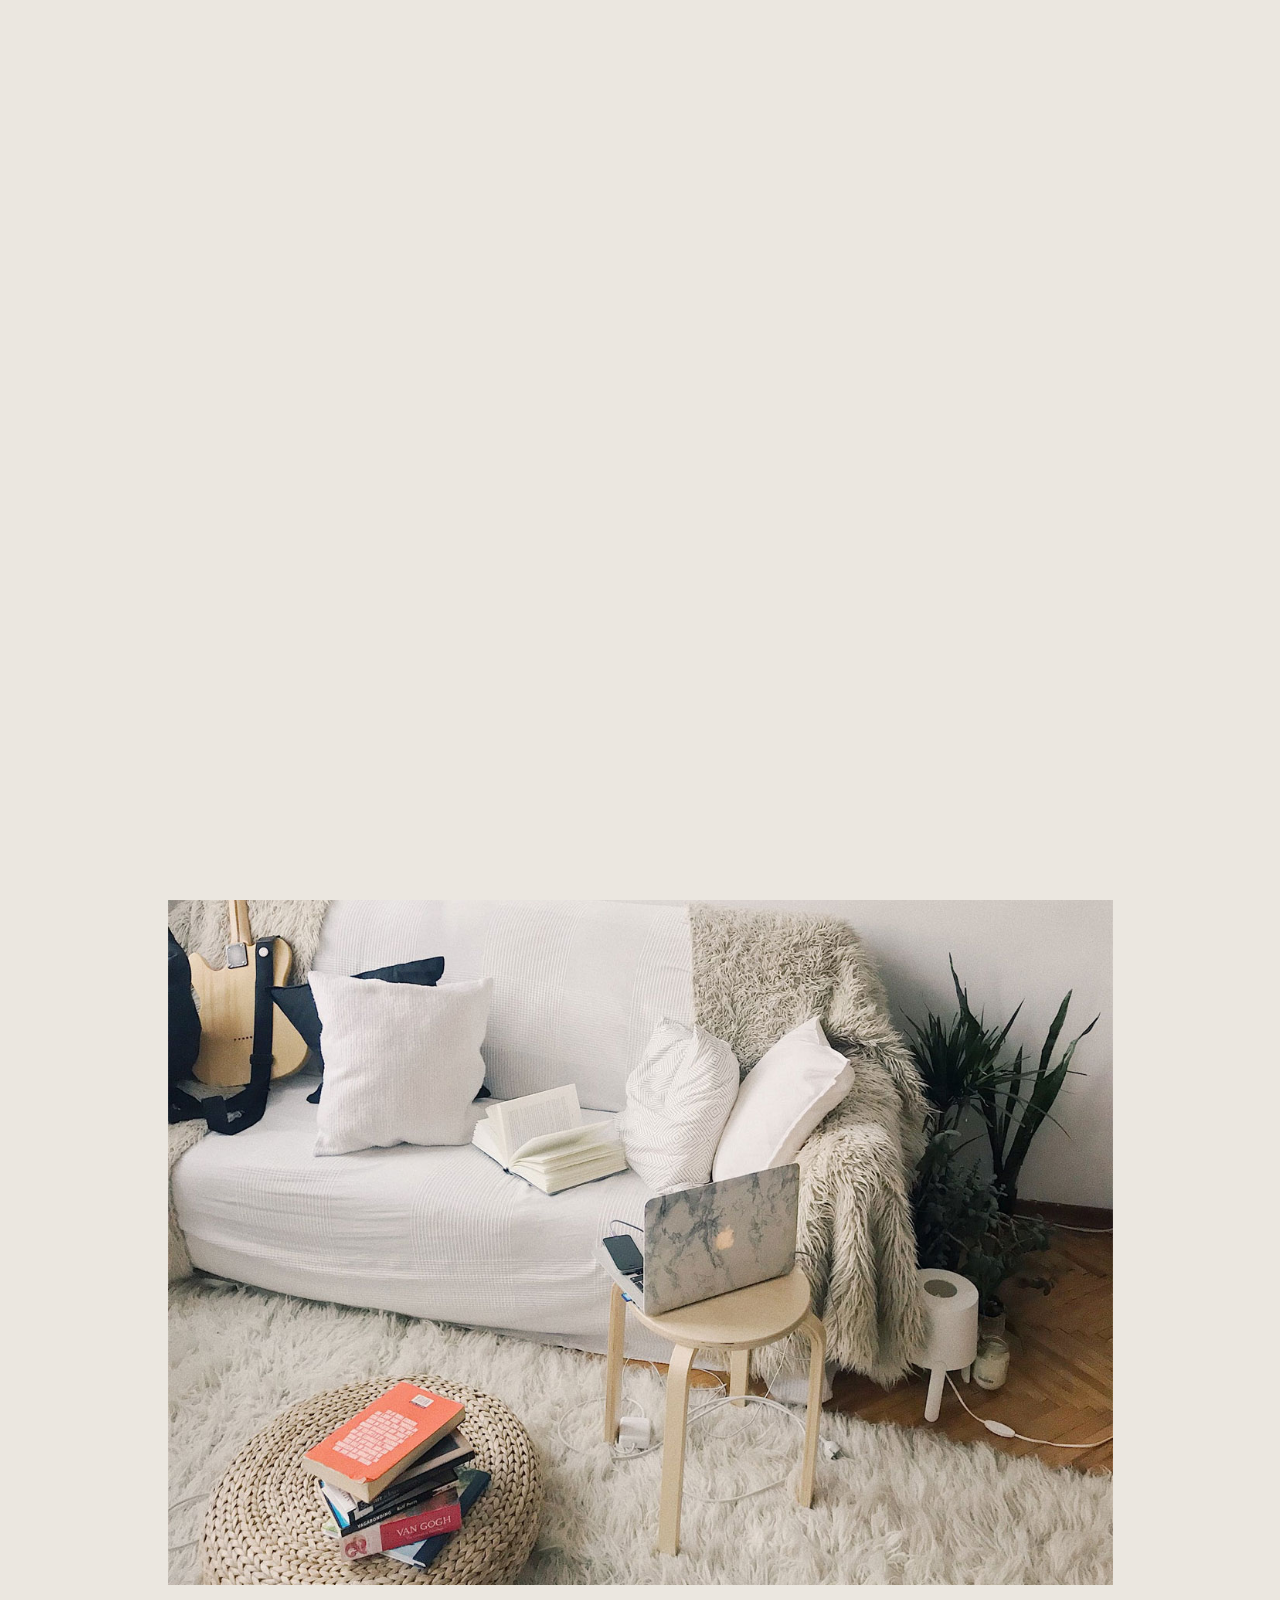
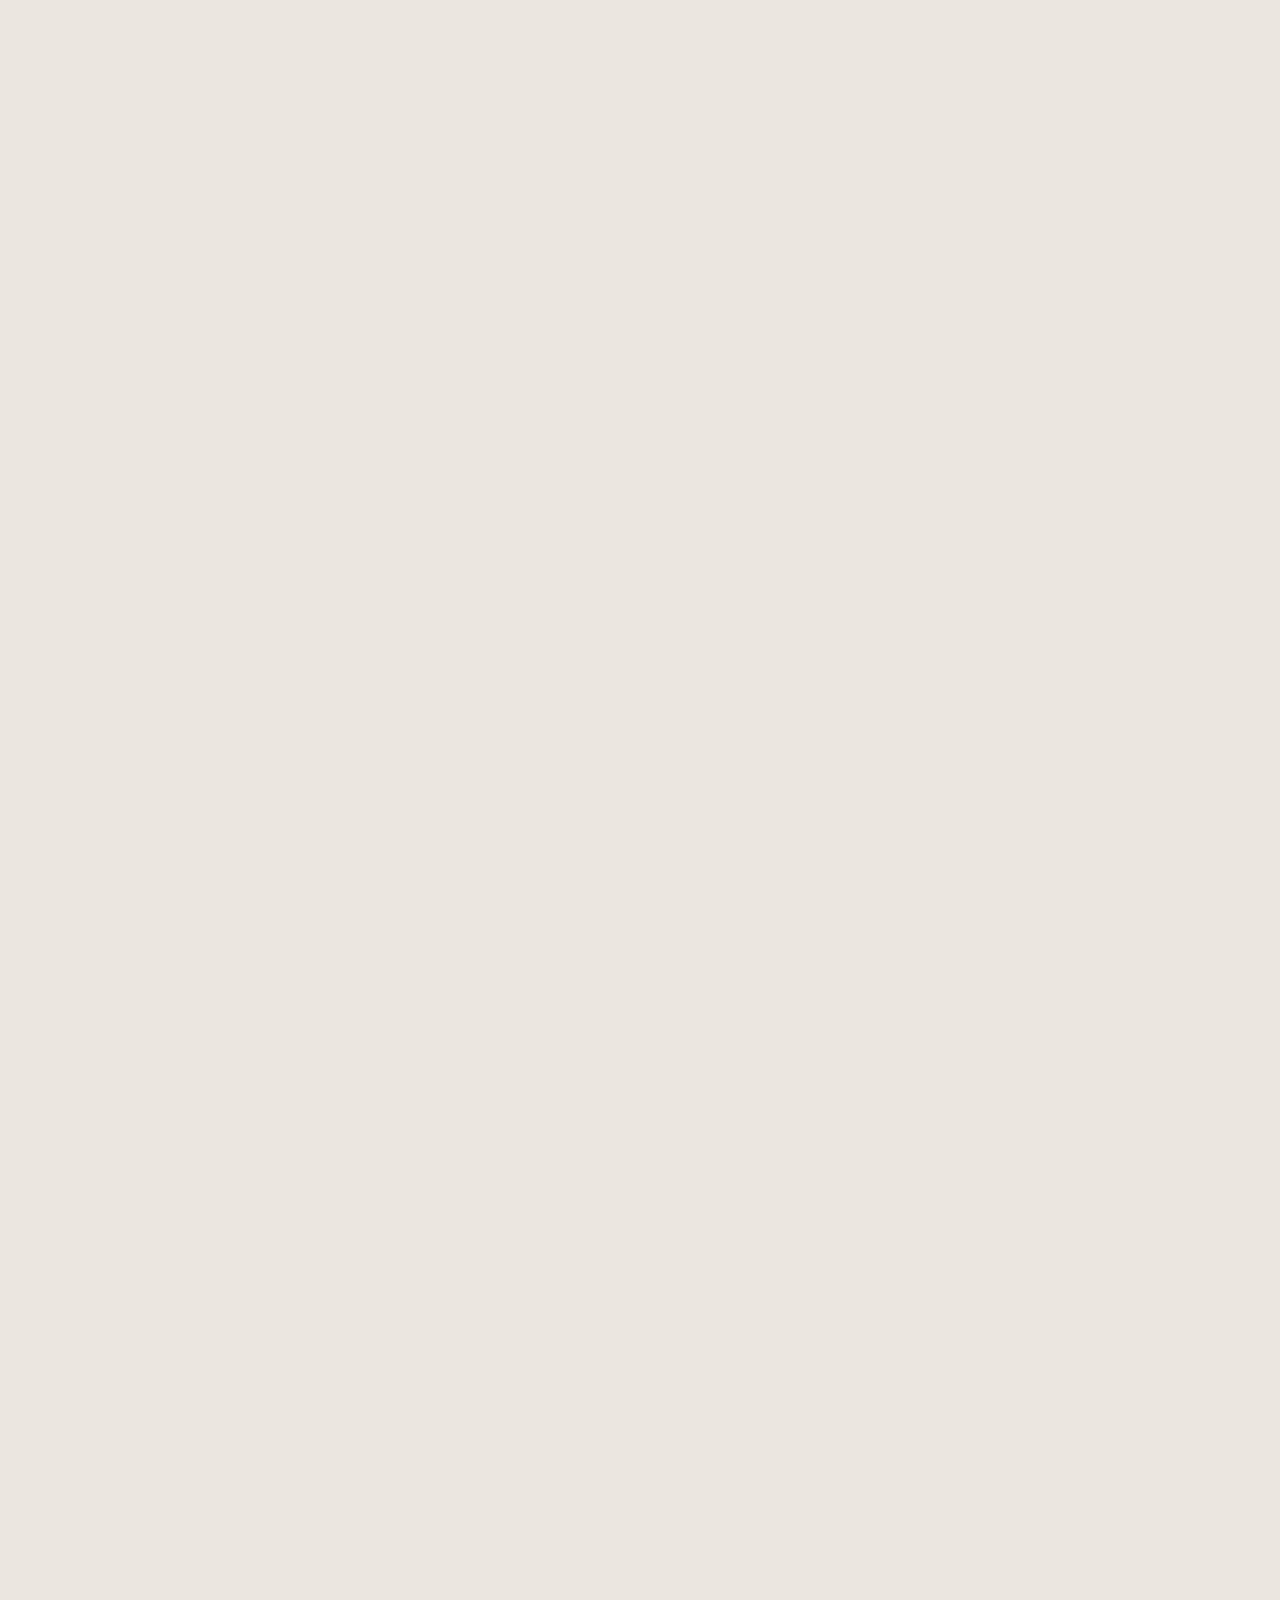
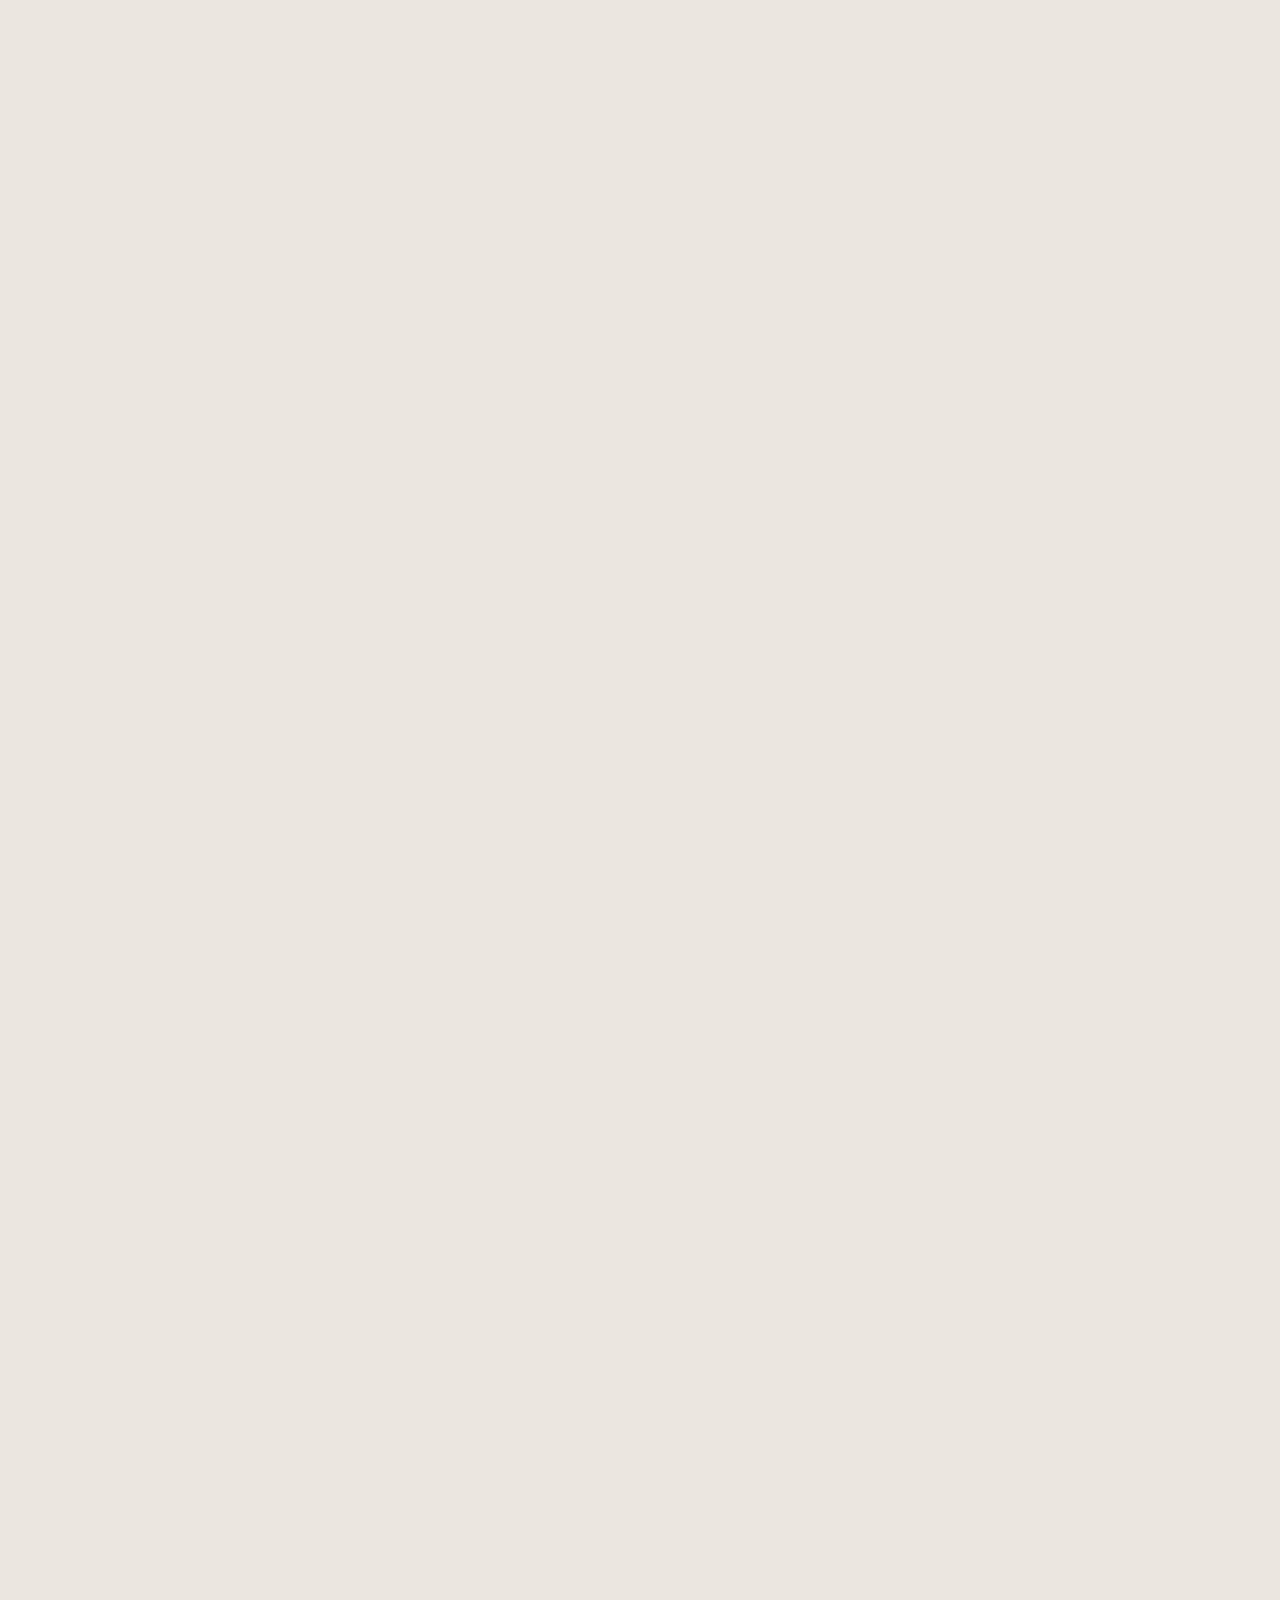
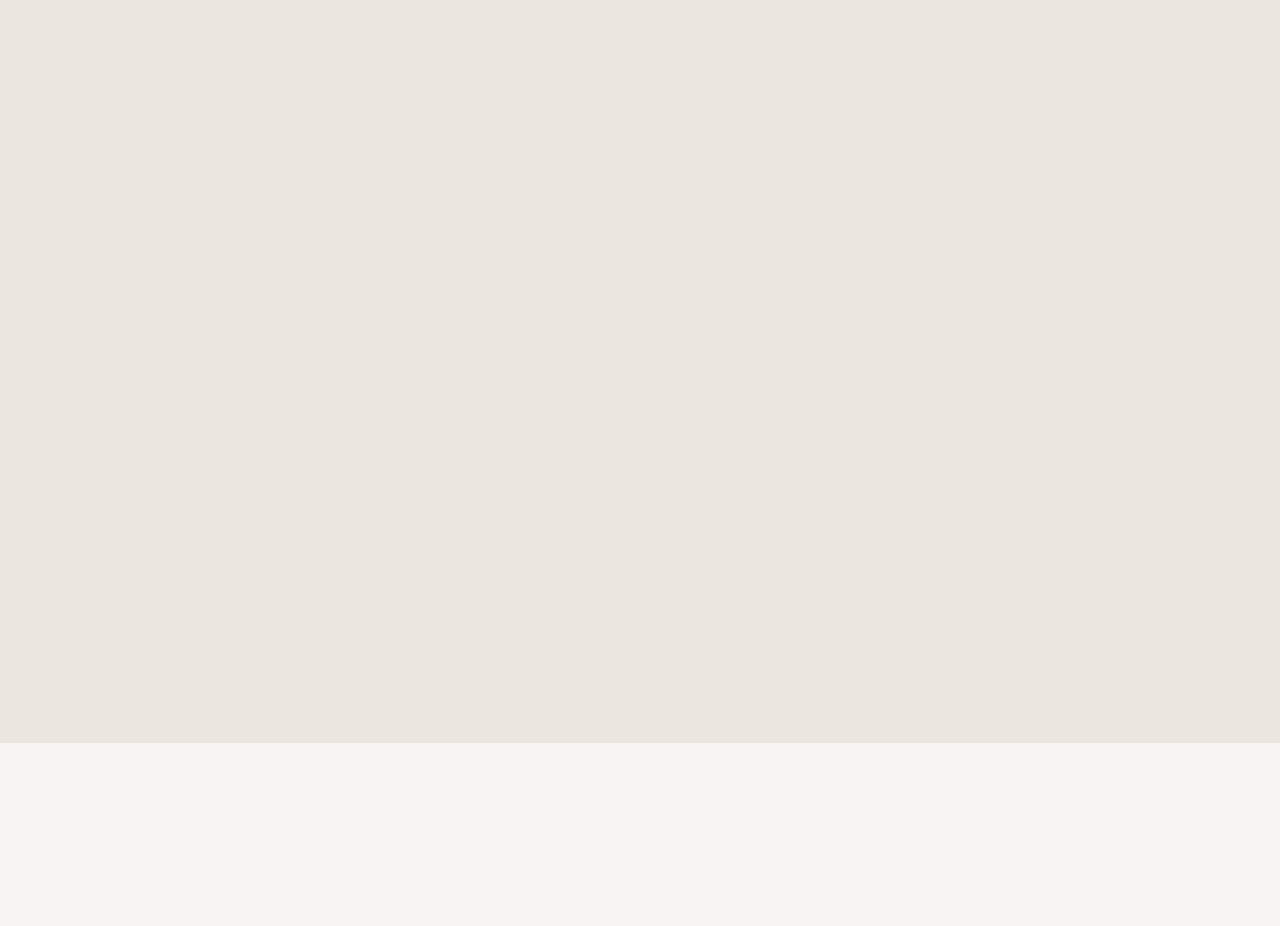
<file: bslthemes.com/html/ober/blog-single.html>
<!doctype html>
<html lang="en-US">

<!-- Mirrored from bslthemes.com/html/ober/blog-single.html by HTTrack Website Copier/3.x [XR&CO'2014], Tue, 25 Oct 2022 11:37:46 GMT -->
<head>

  <title>OBER - One Page Resume HTML Template</title>
  <meta http-equiv="Content-Type" content="text/html; charset=utf-8">
  <meta http-equiv="X-UA-Compatible" content="IE=edge">
  <meta name="viewport" content="width=device-width, initial-scale=1">
  <meta name="HandheldFriendly" content="true">
  <meta name="author" content="beshleyua" />

  <!-- Fonts -->
  <link rel="stylesheet" href="https://fonts.googleapis.com/css?family=Rubik%3A300%2C300i%2C400%2C400i%2C500%2C500i%2C600%2C600i%2C700%2C700i%2C800%2C800i%2C900%2C900i%7CSorts+Mill+Goudy&amp;display=swap" type="text/css" media="all" />
  <link rel="stylesheet" href="https://fonts.googleapis.com/css?family=Roboto%3A100%2C100italic%2C200%2C200italic%2C300%2C300italic%2C400%2C400italic%2C500%2C500italic%2C600%2C600italic%2C700%2C700italic%2C800%2C800italic%2C900%2C900italic%7CRoboto+Slab%3A100%2C100italic%2C200%2C200italic%2C300%2C300italic%2C400%2C400italic%2C500%2C500italic%2C600%2C600italic%2C700%2C700italic%2C800%2C800italic%2C900%2C900italic&amp;display=auto" type="text/css" media="all" />

  <!-- CSS STYLES -->
  <link rel="stylesheet" href="assets/css/vendors/bootstrap.css" type="text/css" media="all" />
  <link rel="stylesheet" href="assets/fonts/font-awesome/css/font-awesome.css" type="text/css" media="all" />
  <link rel="stylesheet" href="assets/css/vendors/magnific-popup.css" type="text/css" media="all" />
  <link rel="stylesheet" href="assets/css/vendors/splitting.css" type="text/css" media="all" />
  <link rel="stylesheet" href="assets/css/vendors/swiper.css" type="text/css" media="all" />
  <link rel="stylesheet" href="assets/css/vendors/animate.css" type="text/css" media="all" />
  <link rel="stylesheet" href="assets/css/main.css" type="text/css" media="all" />

  <!-- Favicon -->
	<link rel="shortcut icon" href="favicon.ico" type="image/x-icon">
	<link rel="icon" href="favicon.ico" type="image/x-icon">

  <!-- Global site tag (gtag.js) - Google Analytics -->
	<script async src="https://www.googletagmanager.com/gtag/js?id=UA-125314689-11"></script>
	<script>
	  window.dataLayer = window.dataLayer || [];
	  function gtag(){dataLayer.push(arguments);}
	  gtag('js', new Date());

	  gtag('config', 'UA-125314689-11');
	</script>

</head>

<body class="page light-skin">
	<div class="container-page ">

    <!-- Preloader -->
    <div class="preloader">
      <div class="centrize full-width">
        <div class="vertical-center">
          <div class="spinner-logo">
            <img src="assets/images/ober_logo.png" alt="" />
            <div class="spinner-dot"></div>
            <div class="spinner spinner-line"></div>
          </div>
        </div>
      </div>
    </div>

    <!-- Header -->
    <header class="header">
      <div class="header__builder">
        <div class="row">
          <div class="col-xs-4 col-sm-4 col-md-4 col-lg-4">

            <!-- logo -->
            <div class="logo">
              <a href="index.html">
                <img src="assets/images/ober_logo.png" alt="" />
              </a>
            </div>

          </div>
          <div class="col-xs-8 col-sm-8 col-md-8 col-lg-8 align-right">

            <!-- switcher btn -->
            <a href="#" class="switcher-btn">
              <span class="sw-before">
                <svg xmlns="http://www.w3.org/2000/svg" width="22.22" height="22.313" viewBox="0 0 22.22 22.313">
                  <path fill="#fff" d="M1752.49,105.511a5.589,5.589,0,0,0-3.94-1.655,5.466,5.466,0,0,0-3.94,1.655,5.61,5.61,0,0,0,3.94,9.566,5.473,5.473,0,0,0,3.94-1.653,5.643,5.643,0,0,0,1.65-3.957A5.516,5.516,0,0,0,1752.49,105.511Zm-1.06,6.85a4.1,4.1,0,0,1-5.76,0,4.164,4.164,0,0,1,0-5.788A4.083,4.083,0,0,1,1751.43,112.361Zm7.47-3.662h-2.27a0.768,0.768,0,0,0,0,1.536h2.27A0.768,0.768,0,0,0,1758.9,108.7Zm-10.35,8.12a0.777,0.777,0,0,0-.76.769v2.274a0.777,0.777,0,0,0,.76.767,0.786,0.786,0,0,0,.77-0.767v-2.274A0.786,0.786,0,0,0,1748.55,116.819Zm7.85-.531-1.62-1.624a0.745,0.745,0,0,0-1.06,0,0.758,0.758,0,0,0,0,1.063l1.62,1.625a0.747,0.747,0,0,0,1.06,0A0.759,0.759,0,0,0,1756.4,116.288ZM1748.55,98.3a0.777,0.777,0,0,0-.76.768v2.273a0.778,0.778,0,0,0,.76.768,0.787,0.787,0,0,0,.77-0.768V99.073A0.786,0.786,0,0,0,1748.55,98.3Zm7.88,3.278a0.744,0.744,0,0,0-1.06,0l-1.62,1.624a0.758,0.758,0,0,0,0,1.063,0.745,0.745,0,0,0,1.06,0l1.62-1.624A0.758,0.758,0,0,0,1756.43,101.583Zm-15.96,7.116h-2.26a0.78,0.78,0,0,0-.77.768,0.76,0.76,0,0,0,.77.768h2.26A0.768,0.768,0,0,0,1740.47,108.7Zm2.88,5.965a0.745,0.745,0,0,0-1.06,0l-1.62,1.624a0.759,0.759,0,0,0,0,1.064,0.747,0.747,0,0,0,1.06,0l1.62-1.625A0.758,0.758,0,0,0,1743.35,114.664Zm0-11.457-1.62-1.624a0.744,0.744,0,0,0-1.06,0,0.758,0.758,0,0,0,0,1.063l1.62,1.624a0.745,0.745,0,0,0,1.06,0A0.758,0.758,0,0,0,1743.35,103.207Z" transform="translate(-1737.44 -98.313)"/>
                </svg>
              </span>
              <span class="sw-after">
                <svg xmlns="http://www.w3.org/2000/svg" width="23" height="23" viewBox="0 0 23 23">
                  <path fill="#fff" d="M1759.46,111.076a0.819,0.819,0,0,0-.68.147,8.553,8.553,0,0,1-2.62,1.537,8.167,8.167,0,0,1-2.96.531,8.655,8.655,0,0,1-8.65-8.682,9.247,9.247,0,0,1,.47-2.864,8.038,8.038,0,0,1,1.42-2.54,0.764,0.764,0,0,0-.12-1.063,0.813,0.813,0,0,0-.68-0.148,11.856,11.856,0,0,0-6.23,4.193,11.724,11.724,0,0,0,1,15.387,11.63,11.63,0,0,0,19.55-5.553A0.707,0.707,0,0,0,1759.46,111.076Zm-4.5,6.172a10.137,10.137,0,0,1-14.29-14.145,10.245,10.245,0,0,1,3.38-2.836c-0.14.327-.29,0.651-0.41,1.006a9.908,9.908,0,0,0-.56,3.365,10.162,10.162,0,0,0,10.15,10.189,9.776,9.776,0,0,0,3.49-.62,11.659,11.659,0,0,0,1.12-.473A10.858,10.858,0,0,1,1754.96,117.248Z" transform="translate(-1737 -98)"/>
                </svg>
              </span>
            </a>

            <!-- menu btn -->
            <a href="#" class="menu-btn"><span></span></a>

          </div>
        </div>
      </div>

      <!-- Menu Full Overlay -->
      <div class="menu-full-overlay">
        <div class="menu-full-container">
          <div class="container">
            <div class="row">
              <div class="col-xs-12 col-sm-12 col-md-12 col-lg-10 offset-1">

                <!-- menu full -->
                <div class="menu-full">
                  <ul class="menu-full">
                    <li class="menu-item">
                      <a class="splitting-text-anim-2" data-splitting="chars" href="index-2.html#about-section">About</a>
                    </li>
                    <li class="menu-item">
                      <a class="splitting-text-anim-2" data-splitting="chars" href="index-2.html#resume-section">Resume</a>
                    </li>
                    <li class="menu-item">
                      <a class="splitting-text-anim-2" data-splitting="chars" href="index-2.html#works-section">Works</a>
                    </li>
                    <li class="menu-item">
                      <a class="splitting-text-anim-2" data-splitting="chars" href="index-2.html#pricing-section">Pricing</a>
                    </li>
                    <li class="menu-item">
                      <a class="splitting-text-anim-2" data-splitting="chars" href="index-2.html#blog-section">Blog</a>
                    </li>
                    <li class="menu-item">
                      <a class="splitting-text-anim-2" data-splitting="chars" href="index-2.html#contact-section">Contact</a>
                    </li>
                    <li class="menu-item menu-item-has-children has-children">
                      <a class="splitting-text-anim-2" data-splitting="chars">Pages</a>
                      <ul class="sub-menu">
                        <li class="menu-item"><a class="splitting-text-anim-1" data-splitting="chars" href="works.html">Works (grid)</a></li>
                        <li class="menu-item"><a class="splitting-text-anim-1" data-splitting="chars" href="works-list.html">Works (list)</a></li>
                        <li class="menu-item"><a class="splitting-text-anim-1" data-splitting="chars" href="work-single.html">Work Single Page</a></li>
                        <li class="menu-item"><a class="splitting-text-anim-1" data-splitting="chars" href="blog.html">Blog Posts</a></li>
                        <li class="menu-item"><a class="splitting-text-anim-1" data-splitting="chars" href="blog-single.html">Blog Single Post</a></li>
                      </ul>
                    </li>
                  </ul>
                </div>

              </div>
            </div>
          </div>
        </div>

        <!-- social -->
        <div class="menu-social-links">
          <a href="http://dribbble.com/" target="blank" class="scrolla-element-anim-1" title="dribbble">
            <i class="fab fa-dribbble"></i>
          </a>
          <a href="http://twitter.com/" target="blank" class="scrolla-element-anim-1" title="twitter">
            <i class="fab fa-twitter"></i>
          </a>
          <a href="http://behance.com/" target="blank" class="scrolla-element-anim-1" title="behance">
            <i class="fab fa-behance"></i>
          </a>
        </div>

      </div>

    </header>

		<!-- Wrapper -->
		<div class="wrapper single-post">

      <!-- Section Started Heading -->
      <section class="section section-inner started-heading">
        <div class="container">
          <div class="row">
            <div class="col-xs-12 col-sm-12 col-md-12 col-lg-12">

              <!-- titles -->
              <div class="m-titles">
                <h1 class="m-title scrolla-element-anim-1 scroll-animate" data-animate="active">
                  How to Become a Successful UI/UX Designer
                </h1>
                <div class="m-category scrolla-element-anim-1 scroll-animate" data-animate="active">
                  <a href="#" rel="category tag">UX Design</a> / November 28, 2021
                </div>
              </div>

            </div>
          </div>
        </div>
      </section>

      <!-- Single Post -->
      <section class="section section-inner m-archive">
        <div class="container">
          <div class="row">

            <div class="col-xs-12 col-sm-12 col-md-12 col-lg-10 offset-1">

              <!-- image -->
              <div class="m-image-large">
                <div class="image">
                  <div class="img scrolla-element-anim-1 scroll-animate" data-animate="active" style="background-image: url(assets/images/blog5.jpg);"></div>
                </div>
              </div>

              <!-- content -->
              <div class="description">
                <div class="post-content scrolla-element-anim-1 scroll-animate" data-animate="active">
                  <p>Vivamus interdum suscipit lacus. Nunc ultrices accumsan mattis. Aliquam vel sem vel velit efficitur malesuada. Donec arcu lacus, ornare eget ligula vel, commodo luctus felis. Ut dignissim sapien sit amet molestie rutrum. Orci varius natoque penatibus et magnis dis parturient montes, nascetur ridiculus mus. Pellentesque in porta dolor, a suscipit risus. Lorem ipsum dolor sit amet, consectetur adipiscing elit. Cras ac arcu in lorem rhoncus ullamcorper. Ut at nulla ut libero mollis viverra sed vitae purus.</p>
                  <p>Nam dui mauris, congue vel nisi in, tempus gravida enim. Nulla et tristique orci. Pellentesque lectus sapien, maximus id gravida sit amet, tristique non eros. Etiam aliquet, sem vitae sagittis convallis, ante sapien tincidunt nisl, eget dapibus tortor velit quis ex. Proin et condimentum est, sed pretium ex. Mauris posuere est metus, vitae commodo sem posuere eget. Praesent maximus augue rutrum, consequat magna id, facilisis lorem. Quisque molestie, turpis ac interdum gravida</p>
                  <blockquote>
                    <p>Photography is the story I fail to put into words get ligula vel, commodo luctus felis. Ut dignissim sapien sit amet molestie rutr</p>
                    <p><cite>&#8211; Destin Sparks</cite></p>
                  </blockquote>
                  <p><br></p>
                  <h3>Aliquam vel sem vel vellesuada</h3>
                  <p>Vivamus interdum suscipit lacus. Nunc ultrices accumsan mattis. Aliquam vel sem vel velit efficitur malesuada. Donec arcu lacus, ornare eget ligula vel, commodo luctus felis. Ut dignissim sapien sit amet molestie rutrum. Orci varius natoque penatibus et magnis dis parturient montes, nascetur ridiculus mus. Pellentesque in porta dolor, a suscipit risus. Lorem ipsum dolor sit amet, consectetur adipiscing elit. Cras ac arcu in lorem rhoncus ullamcorper. Ut at nulla ut libero mollis viverra sed vitae purus.</p>
                  <ul class="gallery gallery-columns-2">
                    <li class="gallery-item">
                      <figure>
                        <img src="assets/images/blog8.jpg" alt="" />
                      </figure>
                    </li>
                    <li class="gallery-item">
                      <figure>
                        <img src="assets/images/blog7.jpg" alt="" />
                      </figure>
                    </li>
                  </ul>
                  <p>Nam dui mauris, congue vel nisi in, tempus gravida enim. Nulla et tristique orci. Pellentesque lectus sapien, maximus id gravida sit amet, tristique non eros. Etiam aliquet, sem vitae sagittis convallis, ante sapien tincidunt nisl, eget dapibus tortor velit quis ex. Proin et condimentum est, sed pretium ex. Mauris posuere est metus, vitae commodo sem posuere eget. Praesent maximus augue rutrum, consequat magna id, facilisis lorem. Quisque molestie, turpis ac interdum gravida</p>
                  <ul>
                    <li>Donec arcu lacus, ornare eget ligula vel, commodo luctus felis.</li>
                    <li>Ut dignissim sapien sit amet molestie rutrum.</li>
                    <li>Orci varius natoque penatibus et magnis dis parturient montes.</li>
                    <li>Ut at nulla ut libero mollis viverra sed vitae purus.</li>
                  </ul>
                  <p>Nam dui mauris, congue vel nisi in, tempus gravida enim. Nulla et tristique orci. Pellentesque lectus sapien, maximus id gravida sit amet, tristique non eros. Etiam aliquet, sem vitae sagittis convallis, ante sapien tincidunt nisl, eget dapibus tortor velit quis ex.</p>

                  <span class="tags-links">
                    <span>Tags:</span>
                    <a href="#">Design</a>
                    <a href="#">HTML</a>
                    <a href="#">UX</a>
                    <a href="#">WordPress</a>
                  </span>
                </div>
              </div>
            </div>

            <!-- Comments -->
            <div class="comments-post scrolla-element-anim-1 scroll-animate" data-animate="active">
              <div class="section__comments">

                <div class="m-titles">
                  <div class="m-title align-left">2 Comments</div>
                </div>

                <ul class="comments">
                  <li class="comment comment-item">
                    <div class="comment comment-box">
                      <img src="assets/images/avatar.png" class="avatar" alt="" />
                      <div class="comment-box__body">
                        <div class="content-caption post-content description">
                          <h5 class="comment-box__details">Robert Brown <span>December 9, 2021</span></h5>
                          <p>Nam dui mauris, congue vel nisi in, tempus gravida enim. Nulla et tristique orci. Pellentesque lectus sapien, maximus id gravida sit amet, tristique non eros. Etiam aliquet, sem vitae sagittis convallis, ante sapien tincidunt nisl, eget dapibus tortor velit quis ex.</p>
                        </div>
                      </div>
                      <div class="comment-footer">
                        <a class="comment-reply-link" href="#">Reply</a>
                      </div>
                    </div>
                  </li>
                  <li class="comment comment-item">
                    <div class="comment comment-box">
                      <img src="assets/images/avatar.png" class="avatar" alt="" />
                      <div class="comment-box__body">
                        <div class="content-caption post-content description">
                          <h5 class="comment-box__details">Ryan Berg <span>December 9, 2021</span></h5>
                          <p>Proin et condimentum est, sed pretium ex. Mauris posuere est metus, vitae commodo sem posuere eget.</p>
                        </div>
                      </div>
                      <div class="comment-footer">
                        <a class="comment-reply-link" href="#">Reply</a>
                      </div>
                    </div>
                  </li>
                </ul>

                <div class="form-comment">
                  <div class="comment-respond">
                    <div class="m-titles">
                      <div class="m-title align-left">Leave a comment</div>
                    </div>
                    <form method="post" class="comment-form">
                      <div class="group-row">
                        <div class="group">
                          <textarea class="textarea" name="comment" rows="3" placeholder="Comment"></textarea>
                        </div>
                      </div>
                      <div class="group-row">
                        <div class="group">
                          <input type="text" name="author" class="input" placeholder="Name" />
                        </div>
                        <div class="group">
                          <input type="text" name="email" class="input" placeholder="Email" />
                        </div>
                      </div>
                      <div class="group-row">
                        <div class="group">
                          <button type="submit" name="submit" class="btn">Submit</button>
                        </div>
                      </div>
                    </form>
                  </div>
                </div>

              </div>
            </div>

          </div>
        </div>
      </section>

		</div>

		<!-- Footer -->
	  <div class="footer">
      <div class="footer__builder">
        <div class="container">
          <div class="row">
            <div class="col-xs-12 col-sm-12 col-md-4 col-lg-4 align-left">

              <!-- social -->
              <div class="social-links scrolla-element-anim-1 scroll-animate" data-animate="active">
                <a target="_blank" rel="nofollow" href="http://twitter.com/">
                  <i aria-hidden="true" class="fab fa-twitter"></i>
                </a>
                <a target="_blank" rel="nofollow" href="http://dribble.com/">
                  <i aria-hidden="true" class="fab fa-dribbble"></i>
                </a>
                <a target="_blank" rel="nofollow" href="http://behance.com/">
                  <i aria-hidden="true" class="fab fa-behance"></i>
                </a>
              </div>

            </div>
            <div class="col-xs-12 col-sm-12 col-md-4 col-lg-4 align-center">
              <div class="copyright-text scrolla-element-anim-1 scroll-animate" data-animate="active">© 2022 Ober. All Rights Reserved</div>
            </div>
            <div class="col-xs-12 col-sm-12 col-md-4 col-lg-4 align-right">
              <div class="copyright-text scrolla-element-anim-1 scroll-animate" data-animate="active">Developed by <strong>beshleyua</strong></div>
            </div>
          </div>
        </div>
      </div>
    </div>

	</div>

	<!-- cursor -->
	<div class="cursor"></div>

  <!-- bslthemes.com buttons html begin -->
  <div class="bsl-popup" data-theme="ober" data-category="html">
    <div class="bsl-popup__buttons"></div>
    <div class="bsl-popup__content bsl-popup__content-related">
      <div class="bsl-popup__menu"></div>
      <div class="bsl-popup__tabs">
        <div class="bsl-popup__tab bsl-popup__tab-demo"></div>
        <div class="bsl-popup__tab bsl-popup__tab-all"></div>
        <div class="bsl-popup__tab bsl-popup__tab-related"></div>
				<div class="bsl-popup__tab bsl-popup__tab-version"></div>
      </div>
    </div>
    <div class="bsl-popup__content bsl-popup__content-help"></div>
  </div>
  <!-- bslthemes.com buttons html end -->

  <script src="assets/js/jquery.min.js"></script>
  <script src="assets/js/jquery.validate.min.js"></script>
  <script src="assets/js/bootstrap.js"></script>
  <script src="assets/js/swiper.js"></script>
  <script src="assets/js/splitting.js"></script>
  <script src="assets/js/jarallax.min.js"></script>
  <script src="assets/js/magnific-popup.js"></script>
  <script src="assets/js/imagesloaded.pkgd.js"></script>
  <script src="assets/js/isotope.pkgd.js"></script>
  <script src="assets/js/jquery.scrolla.js"></script>
  <script src="assets/js/skrollr.js"></script>
  <script src="assets/js/jquery.cookie.js"></script>
  <script src="assets/js/common.js"></script>

  <!-- bslthemes.com buttons assets begin -->
	<link rel="stylesheet" href="../../bslthms-advanced-btns/assets/style.css">
  <script src="../../bslthms-advanced-btns/assets/script.js"></script>
	<!-- bslthemes.com buttons assets end -->

</body>

<!-- Mirrored from bslthemes.com/html/ober/blog-single.html by HTTrack Website Copier/3.x [XR&CO'2014], Tue, 25 Oct 2022 11:37:47 GMT -->
</html>
</file>
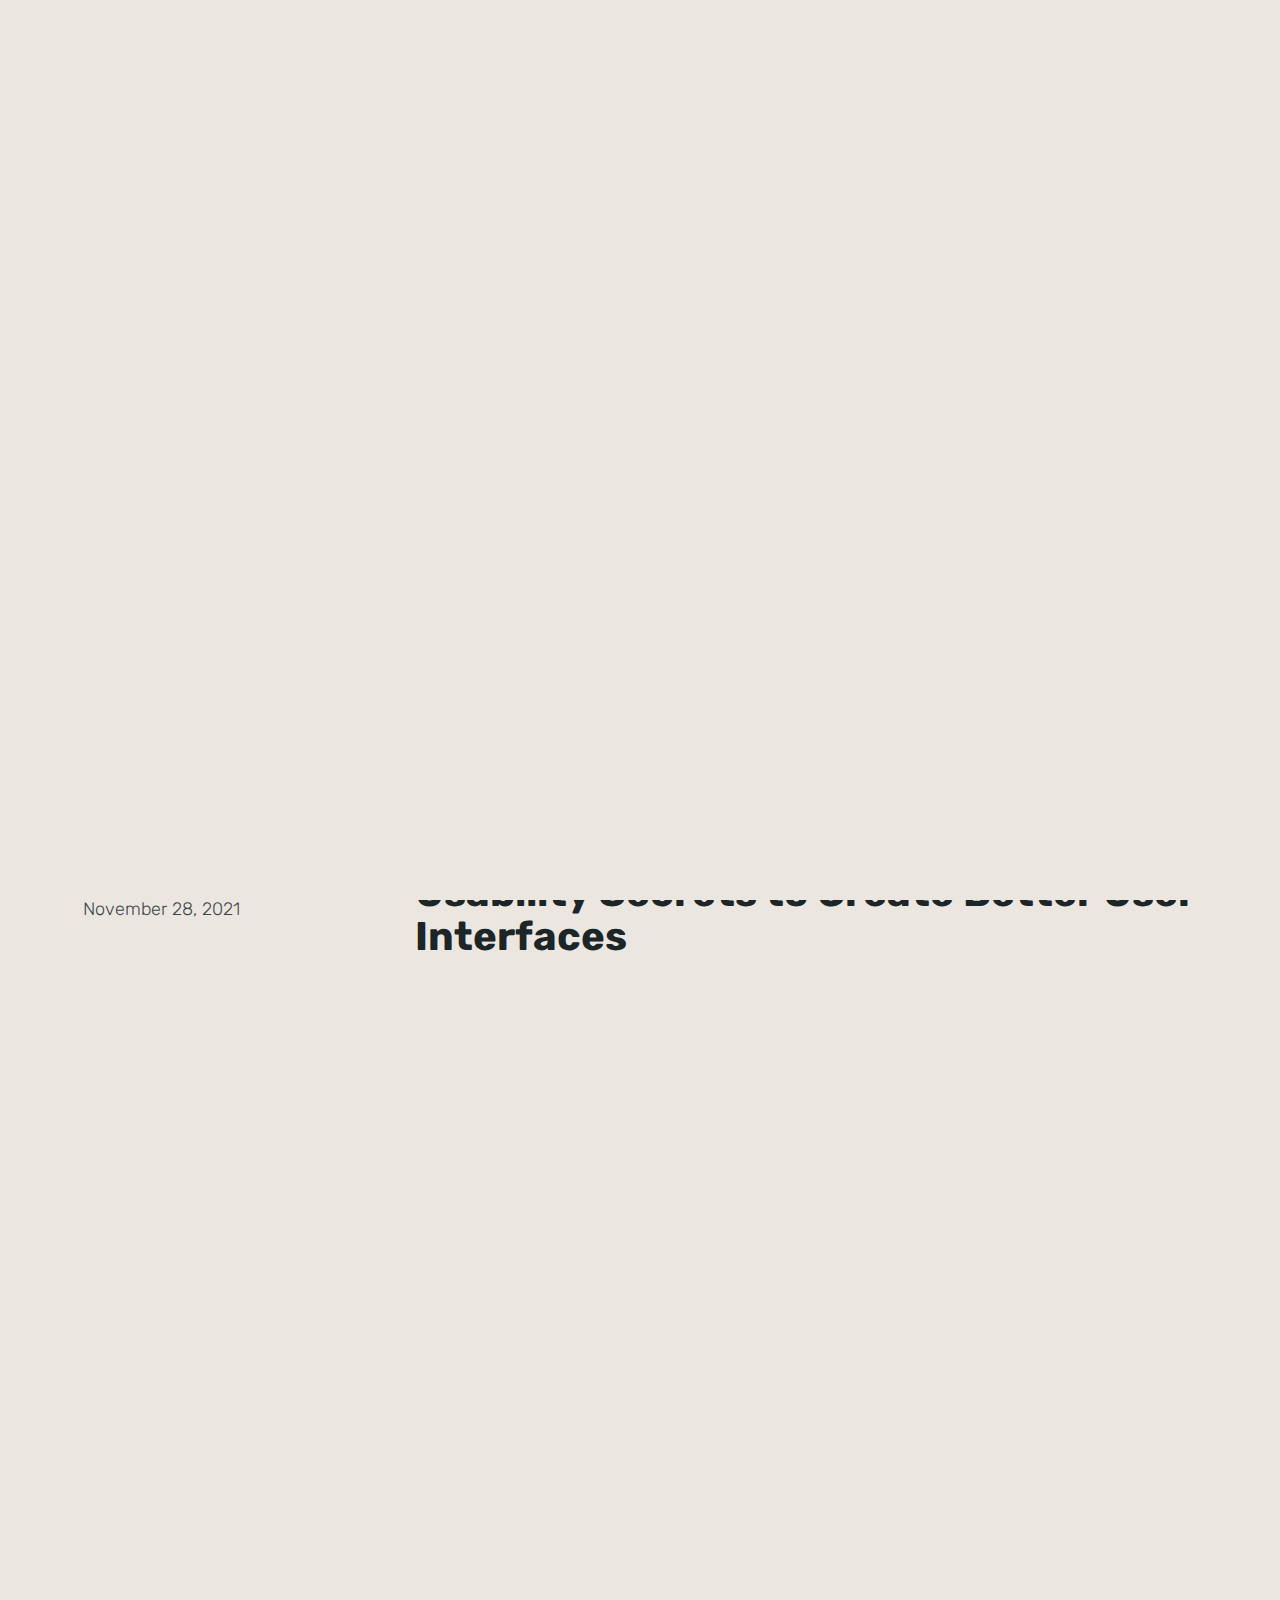
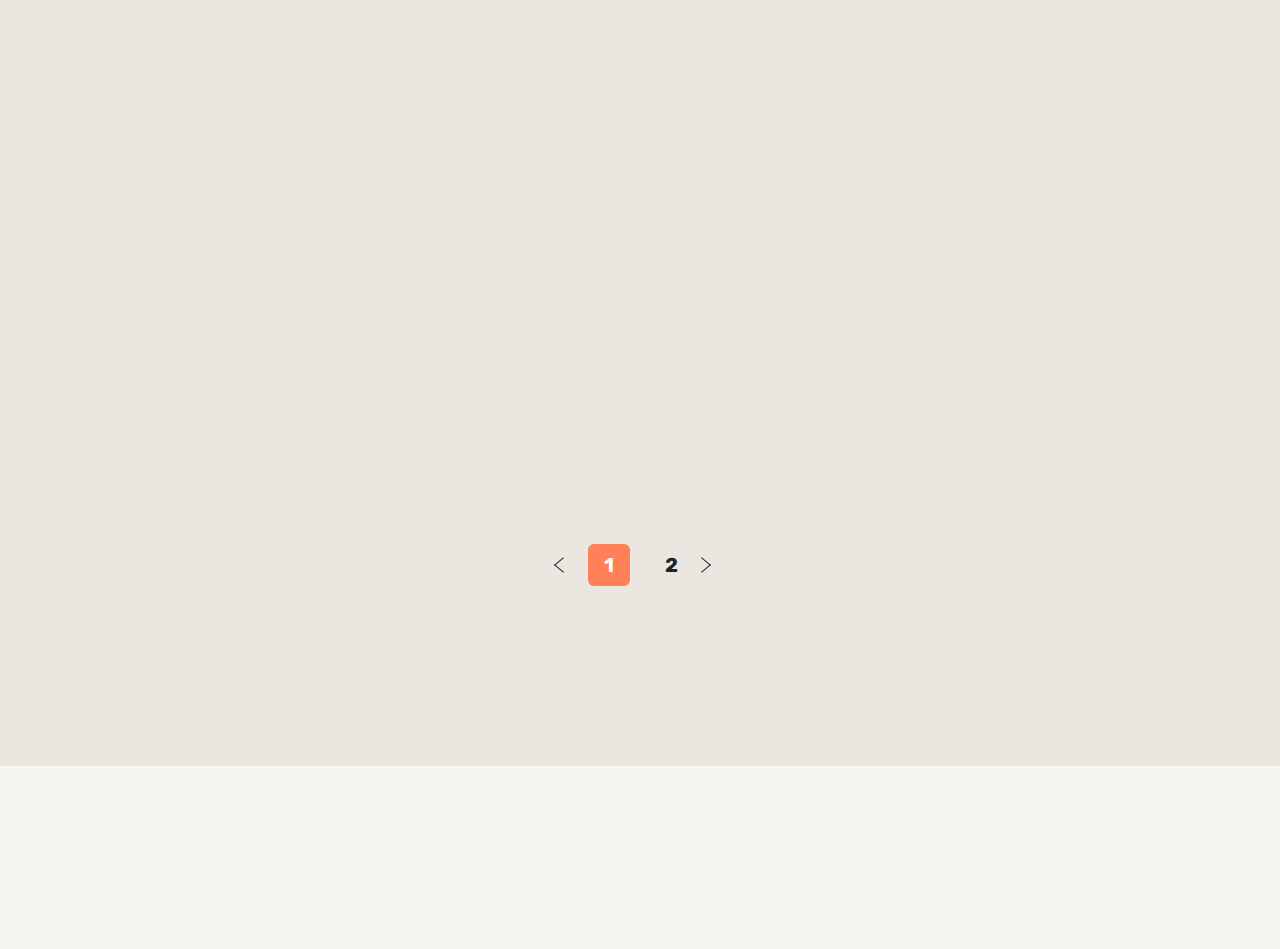
<file: bslthemes.com/html/ober/blog.html>
<!doctype html>
<html lang="en-US">

<!-- Mirrored from bslthemes.com/html/ober/blog.html by HTTrack Website Copier/3.x [XR&CO'2014], Tue, 25 Oct 2022 11:37:46 GMT -->
<head>

  <title>OBER - One Page Resume HTML Template</title>
  <meta http-equiv="Content-Type" content="text/html; charset=utf-8">
  <meta http-equiv="X-UA-Compatible" content="IE=edge">
  <meta name="viewport" content="width=device-width, initial-scale=1">
  <meta name="HandheldFriendly" content="true">
  <meta name="author" content="beshleyua" />

  <!-- Fonts -->
  <link rel="stylesheet" href="https://fonts.googleapis.com/css?family=Rubik%3A300%2C300i%2C400%2C400i%2C500%2C500i%2C600%2C600i%2C700%2C700i%2C800%2C800i%2C900%2C900i%7CSorts+Mill+Goudy&amp;display=swap" type="text/css" media="all" />
  <link rel="stylesheet" href="https://fonts.googleapis.com/css?family=Roboto%3A100%2C100italic%2C200%2C200italic%2C300%2C300italic%2C400%2C400italic%2C500%2C500italic%2C600%2C600italic%2C700%2C700italic%2C800%2C800italic%2C900%2C900italic%7CRoboto+Slab%3A100%2C100italic%2C200%2C200italic%2C300%2C300italic%2C400%2C400italic%2C500%2C500italic%2C600%2C600italic%2C700%2C700italic%2C800%2C800italic%2C900%2C900italic&amp;display=auto" type="text/css" media="all" />

  <!-- CSS STYLES -->
  <link rel="stylesheet" href="assets/css/vendors/bootstrap.css" type="text/css" media="all" />
  <link rel="stylesheet" href="assets/fonts/font-awesome/css/font-awesome.css" type="text/css" media="all" />
  <link rel="stylesheet" href="assets/css/vendors/magnific-popup.css" type="text/css" media="all" />
  <link rel="stylesheet" href="assets/css/vendors/splitting.css" type="text/css" media="all" />
  <link rel="stylesheet" href="assets/css/vendors/swiper.css" type="text/css" media="all" />
  <link rel="stylesheet" href="assets/css/vendors/animate.css" type="text/css" media="all" />
  <link rel="stylesheet" href="assets/css/main.css" type="text/css" media="all" />

  <!-- Favicon -->
	<link rel="shortcut icon" href="favicon.ico" type="image/x-icon">
	<link rel="icon" href="favicon.ico" type="image/x-icon">

  <!-- Global site tag (gtag.js) - Google Analytics -->
	<script async src="https://www.googletagmanager.com/gtag/js?id=UA-125314689-11"></script>
	<script>
	  window.dataLayer = window.dataLayer || [];
	  function gtag(){dataLayer.push(arguments);}
	  gtag('js', new Date());

	  gtag('config', 'UA-125314689-11');
	</script>

</head>

<body class="page light-skin">
	<div class="container-page ">

    <!-- Preloader -->
    <div class="preloader">
      <div class="centrize full-width">
        <div class="vertical-center">
          <div class="spinner-logo">
            <img src="assets/images/ober_logo.png" alt="" />
            <div class="spinner-dot"></div>
            <div class="spinner spinner-line"></div>
          </div>
        </div>
      </div>
    </div>

    <!-- Header -->
    <header class="header">
      <div class="header__builder">
        <div class="row">
          <div class="col-xs-4 col-sm-4 col-md-4 col-lg-4">

            <!-- logo -->
            <div class="logo">
              <a href="index.html">
                <img src="assets/images/ober_logo.png" alt="" />
              </a>
            </div>

          </div>
          <div class="col-xs-8 col-sm-8 col-md-8 col-lg-8 align-right">

            <!-- switcher btn -->
            <a href="#" class="switcher-btn">
              <span class="sw-before">
                <svg xmlns="http://www.w3.org/2000/svg" width="22.22" height="22.313" viewBox="0 0 22.22 22.313">
                  <path fill="#fff" d="M1752.49,105.511a5.589,5.589,0,0,0-3.94-1.655,5.466,5.466,0,0,0-3.94,1.655,5.61,5.61,0,0,0,3.94,9.566,5.473,5.473,0,0,0,3.94-1.653,5.643,5.643,0,0,0,1.65-3.957A5.516,5.516,0,0,0,1752.49,105.511Zm-1.06,6.85a4.1,4.1,0,0,1-5.76,0,4.164,4.164,0,0,1,0-5.788A4.083,4.083,0,0,1,1751.43,112.361Zm7.47-3.662h-2.27a0.768,0.768,0,0,0,0,1.536h2.27A0.768,0.768,0,0,0,1758.9,108.7Zm-10.35,8.12a0.777,0.777,0,0,0-.76.769v2.274a0.777,0.777,0,0,0,.76.767,0.786,0.786,0,0,0,.77-0.767v-2.274A0.786,0.786,0,0,0,1748.55,116.819Zm7.85-.531-1.62-1.624a0.745,0.745,0,0,0-1.06,0,0.758,0.758,0,0,0,0,1.063l1.62,1.625a0.747,0.747,0,0,0,1.06,0A0.759,0.759,0,0,0,1756.4,116.288ZM1748.55,98.3a0.777,0.777,0,0,0-.76.768v2.273a0.778,0.778,0,0,0,.76.768,0.787,0.787,0,0,0,.77-0.768V99.073A0.786,0.786,0,0,0,1748.55,98.3Zm7.88,3.278a0.744,0.744,0,0,0-1.06,0l-1.62,1.624a0.758,0.758,0,0,0,0,1.063,0.745,0.745,0,0,0,1.06,0l1.62-1.624A0.758,0.758,0,0,0,1756.43,101.583Zm-15.96,7.116h-2.26a0.78,0.78,0,0,0-.77.768,0.76,0.76,0,0,0,.77.768h2.26A0.768,0.768,0,0,0,1740.47,108.7Zm2.88,5.965a0.745,0.745,0,0,0-1.06,0l-1.62,1.624a0.759,0.759,0,0,0,0,1.064,0.747,0.747,0,0,0,1.06,0l1.62-1.625A0.758,0.758,0,0,0,1743.35,114.664Zm0-11.457-1.62-1.624a0.744,0.744,0,0,0-1.06,0,0.758,0.758,0,0,0,0,1.063l1.62,1.624a0.745,0.745,0,0,0,1.06,0A0.758,0.758,0,0,0,1743.35,103.207Z" transform="translate(-1737.44 -98.313)"/>
                </svg>
              </span>
              <span class="sw-after">
                <svg xmlns="http://www.w3.org/2000/svg" width="23" height="23" viewBox="0 0 23 23">
                  <path fill="#fff" d="M1759.46,111.076a0.819,0.819,0,0,0-.68.147,8.553,8.553,0,0,1-2.62,1.537,8.167,8.167,0,0,1-2.96.531,8.655,8.655,0,0,1-8.65-8.682,9.247,9.247,0,0,1,.47-2.864,8.038,8.038,0,0,1,1.42-2.54,0.764,0.764,0,0,0-.12-1.063,0.813,0.813,0,0,0-.68-0.148,11.856,11.856,0,0,0-6.23,4.193,11.724,11.724,0,0,0,1,15.387,11.63,11.63,0,0,0,19.55-5.553A0.707,0.707,0,0,0,1759.46,111.076Zm-4.5,6.172a10.137,10.137,0,0,1-14.29-14.145,10.245,10.245,0,0,1,3.38-2.836c-0.14.327-.29,0.651-0.41,1.006a9.908,9.908,0,0,0-.56,3.365,10.162,10.162,0,0,0,10.15,10.189,9.776,9.776,0,0,0,3.49-.62,11.659,11.659,0,0,0,1.12-.473A10.858,10.858,0,0,1,1754.96,117.248Z" transform="translate(-1737 -98)"/>
                </svg>
              </span>
            </a>

            <!-- menu btn -->
            <a href="#" class="menu-btn"><span></span></a>

          </div>
        </div>
      </div>

      <!-- Menu Full Overlay -->
      <div class="menu-full-overlay">
        <div class="menu-full-container">
          <div class="container">
            <div class="row">
              <div class="col-xs-12 col-sm-12 col-md-12 col-lg-10 offset-1">

                <!-- menu full -->
                <div class="menu-full">
                  <ul class="menu-full">
                    <li class="menu-item">
                      <a class="splitting-text-anim-2" data-splitting="chars" href="index-2.html#about-section">About</a>
                    </li>
                    <li class="menu-item">
                      <a class="splitting-text-anim-2" data-splitting="chars" href="index-2.html#resume-section">Resume</a>
                    </li>
                    <li class="menu-item">
                      <a class="splitting-text-anim-2" data-splitting="chars" href="index-2.html#works-section">Works</a>
                    </li>
                    <li class="menu-item">
                      <a class="splitting-text-anim-2" data-splitting="chars" href="index-2.html#pricing-section">Pricing</a>
                    </li>
                    <li class="menu-item">
                      <a class="splitting-text-anim-2" data-splitting="chars" href="index-2.html#blog-section">Blog</a>
                    </li>
                    <li class="menu-item">
                      <a class="splitting-text-anim-2" data-splitting="chars" href="index-2.html#contact-section">Contact</a>
                    </li>
                    <li class="menu-item menu-item-has-children has-children">
                      <a class="splitting-text-anim-2" data-splitting="chars">Pages</a>
                      <ul class="sub-menu">
                        <li class="menu-item"><a class="splitting-text-anim-1" data-splitting="chars" href="works.html">Works (grid)</a></li>
                        <li class="menu-item"><a class="splitting-text-anim-1" data-splitting="chars" href="works-list.html">Works (list)</a></li>
                        <li class="menu-item"><a class="splitting-text-anim-1" data-splitting="chars" href="work-single.html">Work Single Page</a></li>
                        <li class="menu-item"><a class="splitting-text-anim-1" data-splitting="chars" href="blog.html">Blog Posts</a></li>
                        <li class="menu-item"><a class="splitting-text-anim-1" data-splitting="chars" href="blog-single.html">Blog Single Post</a></li>
                      </ul>
                    </li>
                  </ul>
                </div>

              </div>
            </div>
          </div>
        </div>

        <!-- social -->
        <div class="menu-social-links">
          <a href="http://dribbble.com/" target="blank" class="scrolla-element-anim-1" title="dribbble">
            <i class="fab fa-dribbble"></i>
          </a>
          <a href="http://twitter.com/" target="blank" class="scrolla-element-anim-1" title="twitter">
            <i class="fab fa-twitter"></i>
          </a>
          <a href="http://behance.com/" target="blank" class="scrolla-element-anim-1" title="behance">
            <i class="fab fa-behance"></i>
          </a>
        </div>

      </div>

    </header>

		<!-- Wrapper -->
		<div class="wrapper">

      <!-- Section Started Heading -->
      <section class="section section-inner started-heading">
      	<div class="container">
      		<div class="row">
      			<div class="col-xs-12 col-sm-12 col-md-12 col-lg-12">

      				<!-- titles -->
      				<div class="h-titles">
      					<h1 class="h-title scrolla-element-anim-1 scroll-animate" data-animate="active">Blog</h1>
      				</div>

      			</div>
      		</div>
      	</div>
      </section>

      <section class="section section-inner m-archive">
        <div class="container">

          <div class="row row-custom">
            <div class="col-xs-12 col-sm-12 col-md-3 col-lg-3">
            </div>
            <div class="col-xs-12 col-sm-12 col-md-9 col-lg-9 vertical-line">

              <!-- Description -->
              <div class="text scrolla-element-anim-1 scroll-animate" data-animate="active">
                <h6>Suspendisse potenti. Sed egestas eros eu libero posuere ultrices. Nullam ut aliquet felis, sit amet imperdiet felis.</h6>
              </div>

            </div>
          </div>

        </div>

        <!-- Blog -->
    		<div class="blog-items">

          <div class="archive-item">
            <div class="image">
              <a href="blog-single.html">
                <img src="assets/images/blog4.jpg" alt="Usability Secrets to Create Better User Interfaces" />
              </a>
            </div>
            <div class="desc">
              <div class="category scrolla-element-anim-1 scroll-animate" data-animate="active">
                UI Design<br/><span>November 28, 2021</span>
              </div>
              <div class="title scrolla-element-anim-1 scroll-animate" data-animate="active">
                <a href="blog-single.html">Usability Secrets to Create Better User Interfaces</a>
              </div>
              <div class="text scrolla-element-anim-1 scroll-animate" data-animate="active">
                <p>Vivamus interdum suscipit lacus. Nunc ultrices accumsan mattis. Aliquam vel sem vel velit efficitur malesuada. Donec arcu lacus, ornare eget&#8230; </p>
                <div class="readmore">
                  <a href="blog-single.html" class="lnk">Read more</a>
                </div>
              </div>
            </div>
          </div>

          <div class="archive-item">
            <div class="image">
              <a href="blog-single.html">
                <img src="assets/images/blog3.jpg" alt="Three Ways To Level Up Your Photography" />
              </a>
            </div>
            <div class="desc">
              <div class="category scrolla-element-anim-1 scroll-animate" data-animate="active">
                Branding<br/><span>November 28, 2021</span>
              </div>
              <div class="title scrolla-element-anim-1 scroll-animate" data-animate="active">
                <a href="blog-single.html">Three Ways To Level Up Your Photography</a>
              </div>
              <div class="text scrolla-element-anim-1 scroll-animate" data-animate="active">
                <p>Vivamus interdum suscipit lacus. Nunc ultrices accumsan mattis. Aliquam vel sem vel velit efficitur malesuada. Donec arcu lacus, ornare eget&#8230; </p>
                <div class="readmore">
                  <a href="blog-single.html" class="lnk">Read more</a>
                </div>
              </div>
            </div>
          </div>

          <div class="archive-item">
            <div class="image">
              <a href="blog-single.html">
                <img src="assets/images/single7.jpg" alt="10 Useful Tips to Improve Your UI Designs" />
              </a>
            </div>
            <div class="desc">
              <div class="category scrolla-element-anim-1 scroll-animate" data-animate="active">
                Photography<br/><span>November 28, 2021</span>
              </div>
              <div class="title scrolla-element-anim-1 scroll-animate" data-animate="active">
                <a href="blog-single.html">10 Useful Tips to Improve Your UI Designs</a>
              </div>
              <div class="text scrolla-element-anim-1 scroll-animate" data-animate="active">
                <p>Vivamus interdum suscipit lacus. Nunc ultrices accumsan mattis. Aliquam vel sem vel velit efficitur malesuada. Donec arcu lacus, ornare eget&#8230;</p>
                <div class="readmore">
                  <a href="blog-single.html" class="lnk">Read more</a>
                </div>
              </div>
            </div>
          </div>

        </div>

        <div class="pager">
          <a class="prev page-numbers" href="#"><i class="icon-arrow"></i></a>
          <span class="page-numbers current">1</span>
          <a class="page-numbers" href="#">2</a>
          <a class="next page-numbers" href="#"><i class="icon-arrow"></i></a>
        </div>

      </section>

		</div>

		<!-- Footer -->
	  <div class="footer">
      <div class="footer__builder">
        <div class="container">
          <div class="row">
            <div class="col-xs-12 col-sm-12 col-md-4 col-lg-4 align-left">

              <!-- social -->
              <div class="social-links scrolla-element-anim-1 scroll-animate" data-animate="active">
                <a target="_blank" rel="nofollow" href="http://twitter.com/">
                  <i aria-hidden="true" class="fab fa-twitter"></i>
                </a>
                <a target="_blank" rel="nofollow" href="http://dribble.com/">
                  <i aria-hidden="true" class="fab fa-dribbble"></i>
                </a>
                <a target="_blank" rel="nofollow" href="http://behance.com/">
                  <i aria-hidden="true" class="fab fa-behance"></i>
                </a>
              </div>

            </div>
            <div class="col-xs-12 col-sm-12 col-md-4 col-lg-4 align-center">
              <div class="copyright-text scrolla-element-anim-1 scroll-animate" data-animate="active">© 2022 Ober. All Rights Reserved</div>
            </div>
            <div class="col-xs-12 col-sm-12 col-md-4 col-lg-4 align-right">
              <div class="copyright-text scrolla-element-anim-1 scroll-animate" data-animate="active">Developed by <strong>beshleyua</strong></div>
            </div>
          </div>
        </div>
      </div>
    </div>

	</div>

	<!-- cursor -->
	<div class="cursor"></div>

  <!-- bslthemes.com buttons html begin -->
  <div class="bsl-popup" data-theme="ober" data-category="html">
    <div class="bsl-popup__buttons"></div>
    <div class="bsl-popup__content bsl-popup__content-related">
      <div class="bsl-popup__menu"></div>
      <div class="bsl-popup__tabs">
        <div class="bsl-popup__tab bsl-popup__tab-demo"></div>
        <div class="bsl-popup__tab bsl-popup__tab-all"></div>
        <div class="bsl-popup__tab bsl-popup__tab-related"></div>
				<div class="bsl-popup__tab bsl-popup__tab-version"></div>
      </div>
    </div>
    <div class="bsl-popup__content bsl-popup__content-help"></div>
  </div>
  <!-- bslthemes.com buttons html end -->

  <script src="assets/js/jquery.min.js"></script>
  <script src="assets/js/jquery.validate.min.js"></script>
  <script src="assets/js/bootstrap.js"></script>
  <script src="assets/js/swiper.js"></script>
  <script src="assets/js/splitting.js"></script>
  <script src="assets/js/jarallax.min.js"></script>
  <script src="assets/js/magnific-popup.js"></script>
  <script src="assets/js/imagesloaded.pkgd.js"></script>
  <script src="assets/js/isotope.pkgd.js"></script>
  <script src="assets/js/jquery.scrolla.js"></script>
  <script src="assets/js/skrollr.js"></script>
  <script src="assets/js/jquery.cookie.js"></script>
  <script src="assets/js/common.js"></script>

  <!-- bslthemes.com buttons assets begin -->
	<link rel="stylesheet" href="../../bslthms-advanced-btns/assets/style.css">
  <script src="../../bslthms-advanced-btns/assets/script.js"></script>
	<!-- bslthemes.com buttons assets end -->

</body>

<!-- Mirrored from bslthemes.com/html/ober/blog.html by HTTrack Website Copier/3.x [XR&CO'2014], Tue, 25 Oct 2022 11:37:46 GMT -->
</html>
</file>
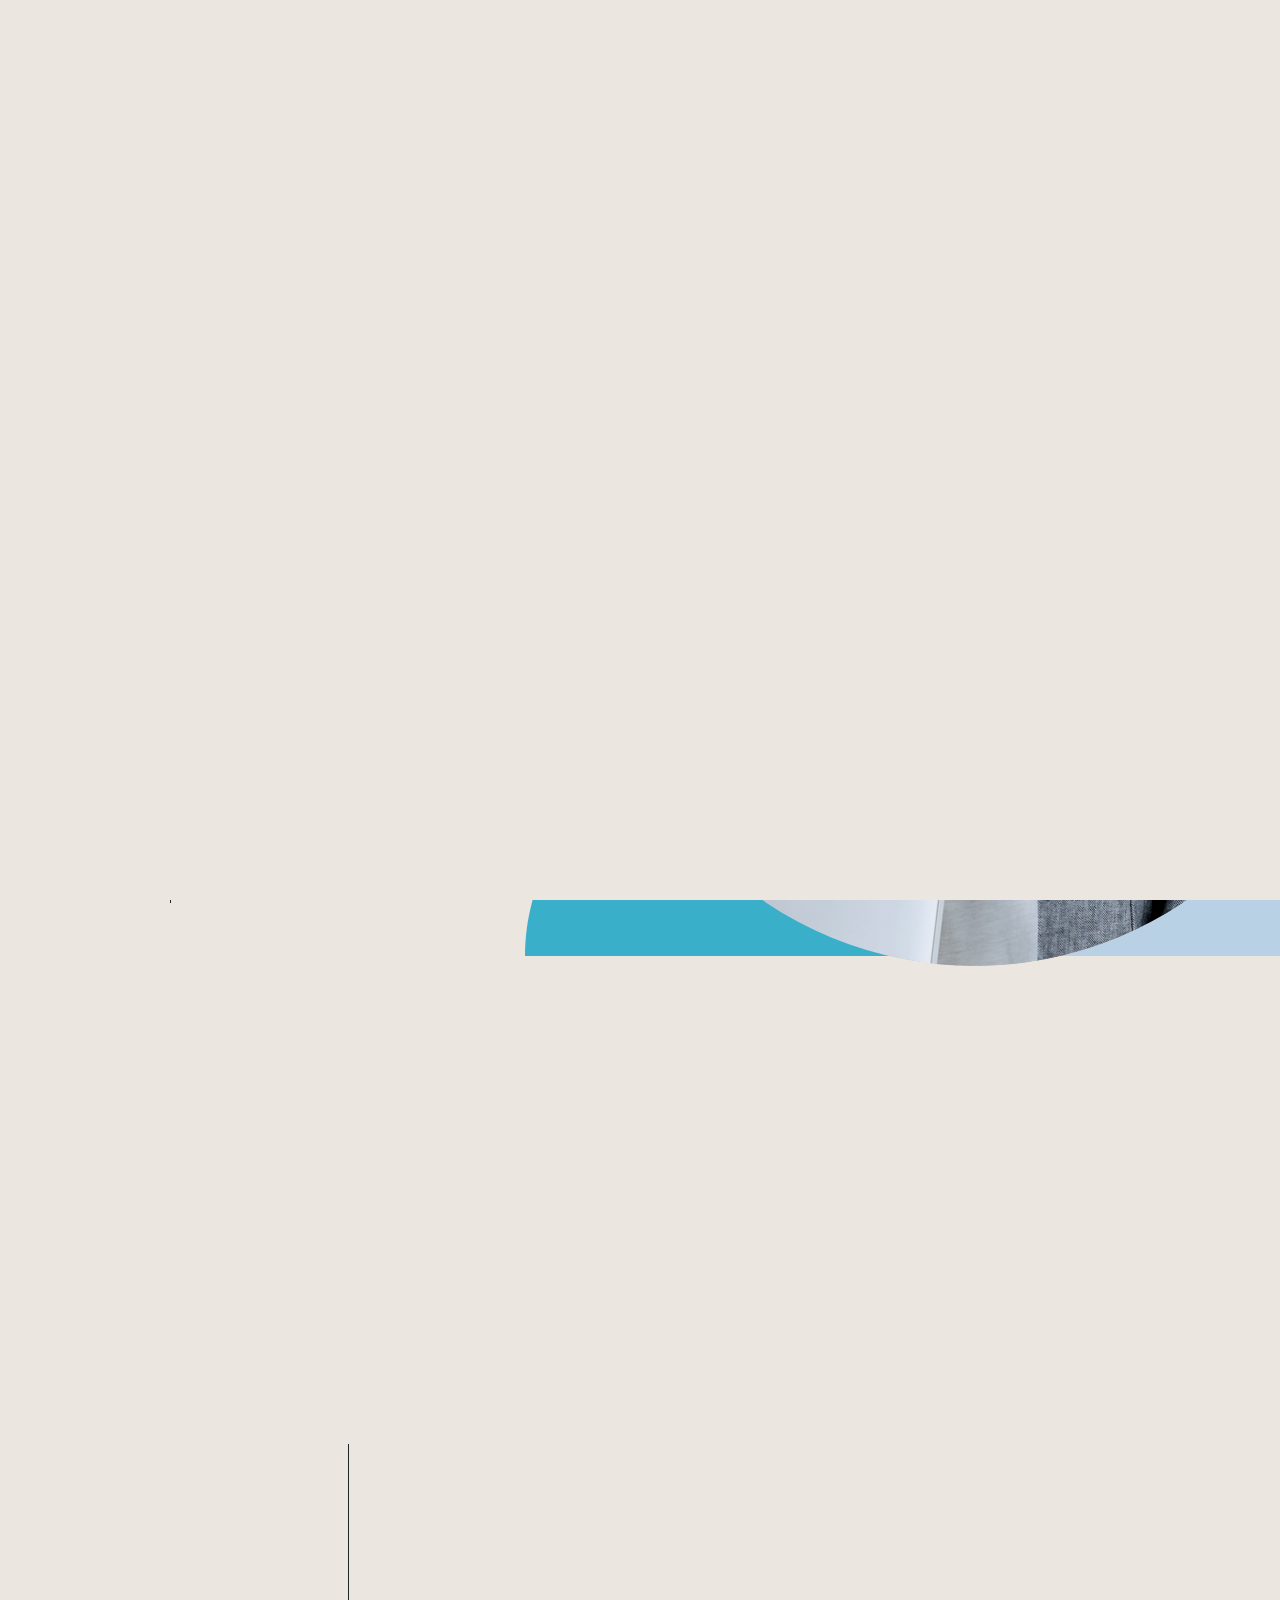
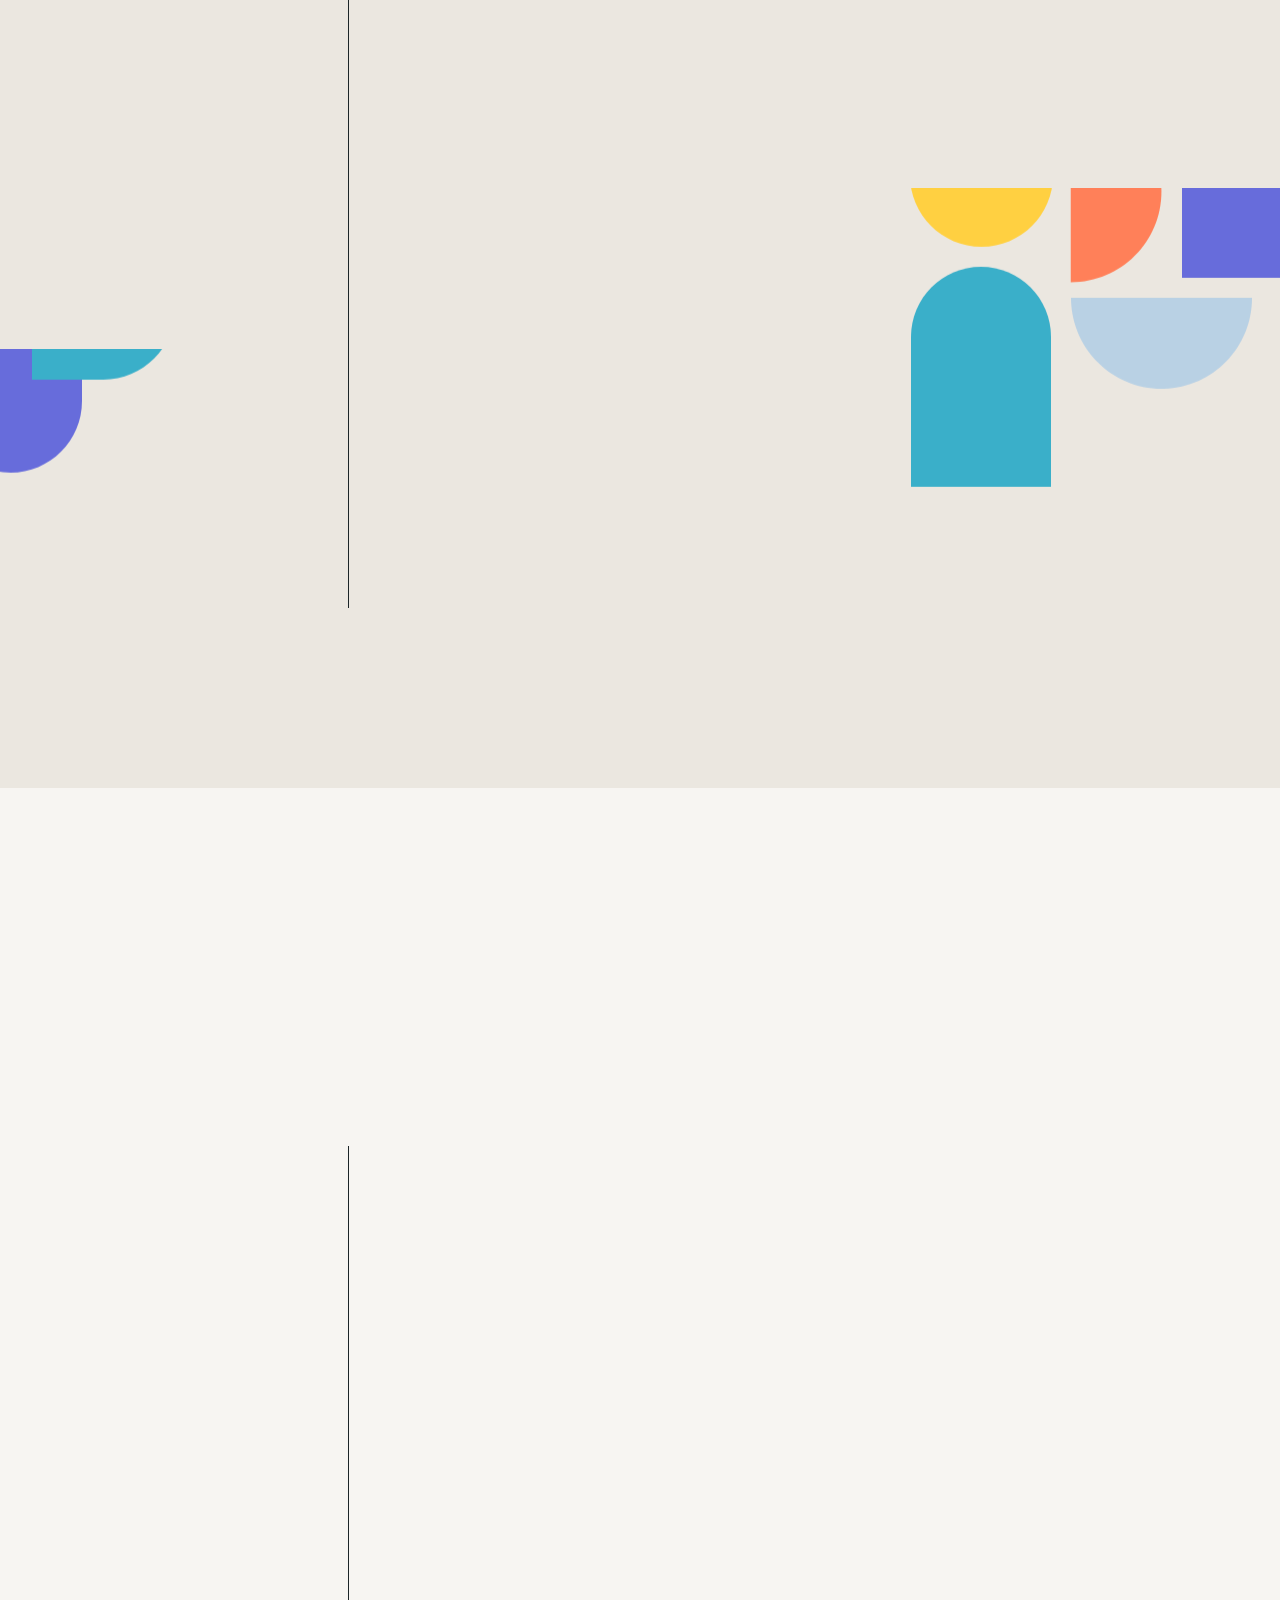
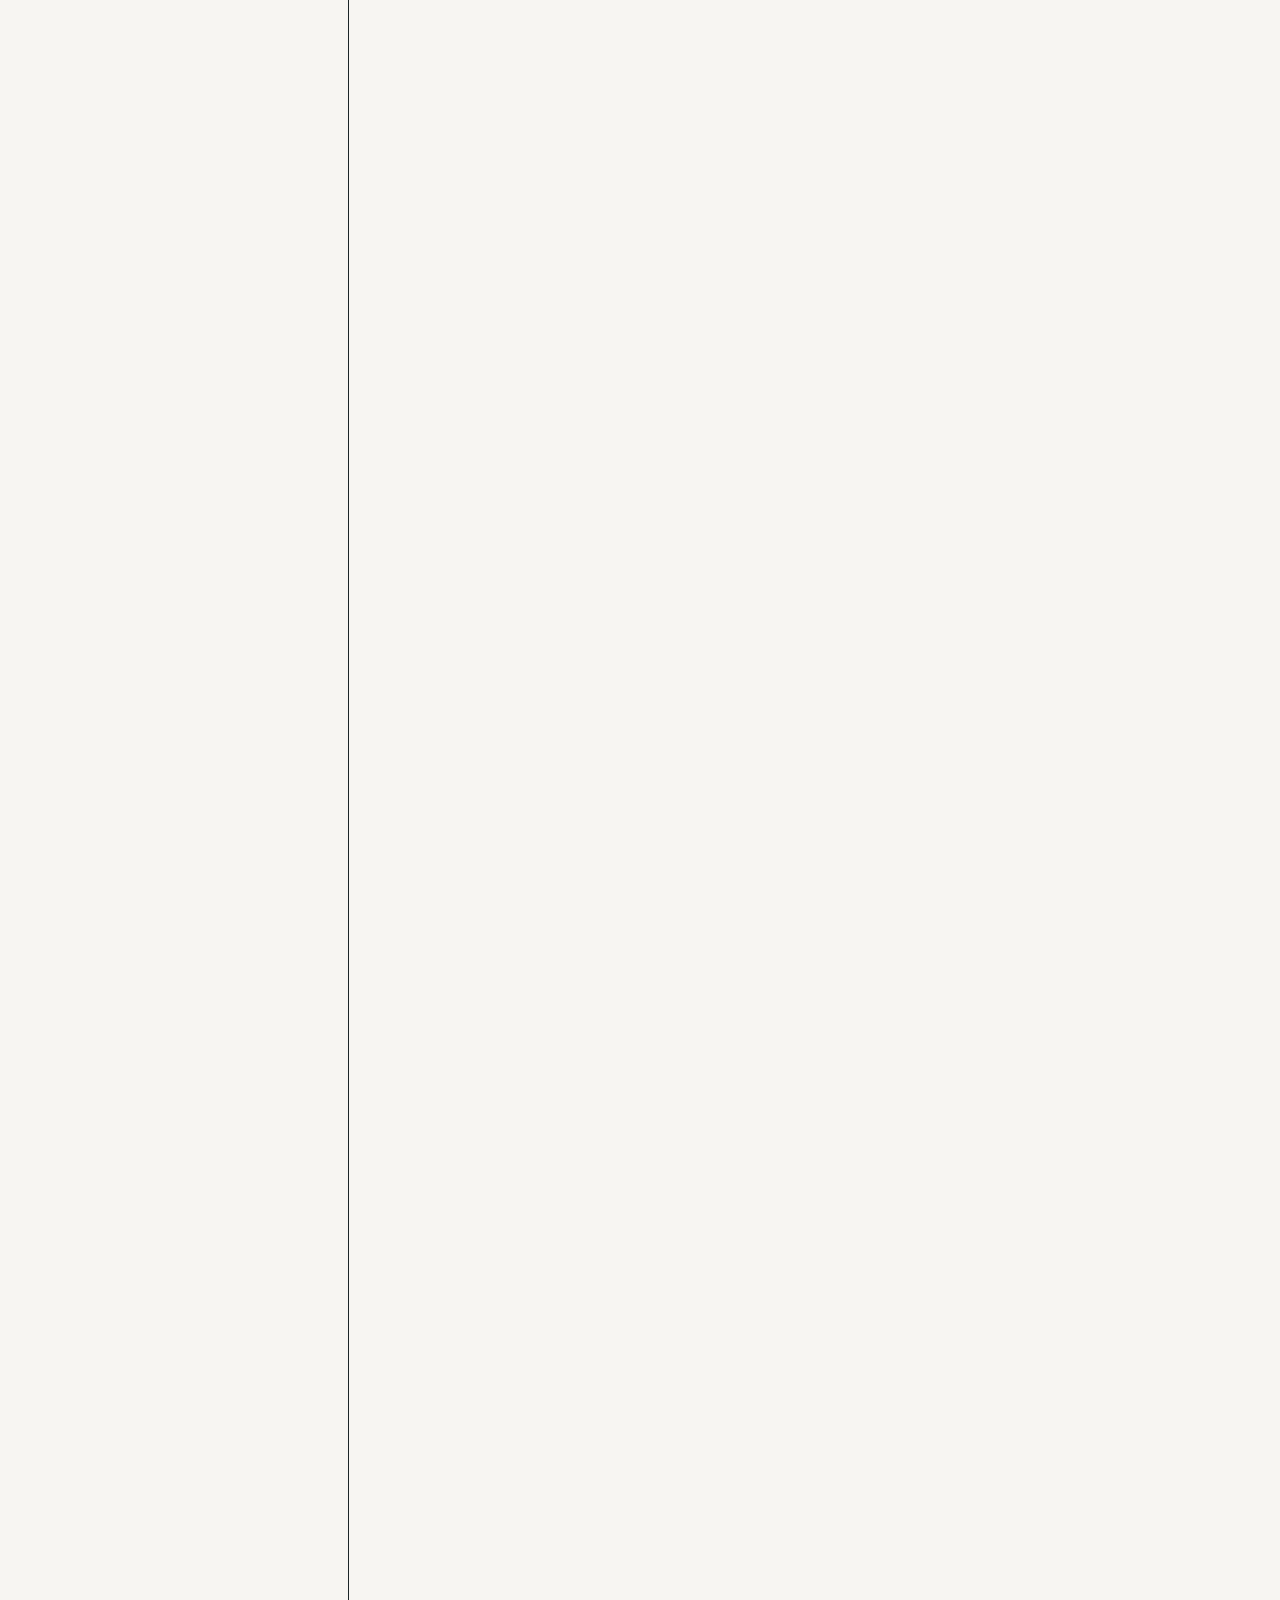
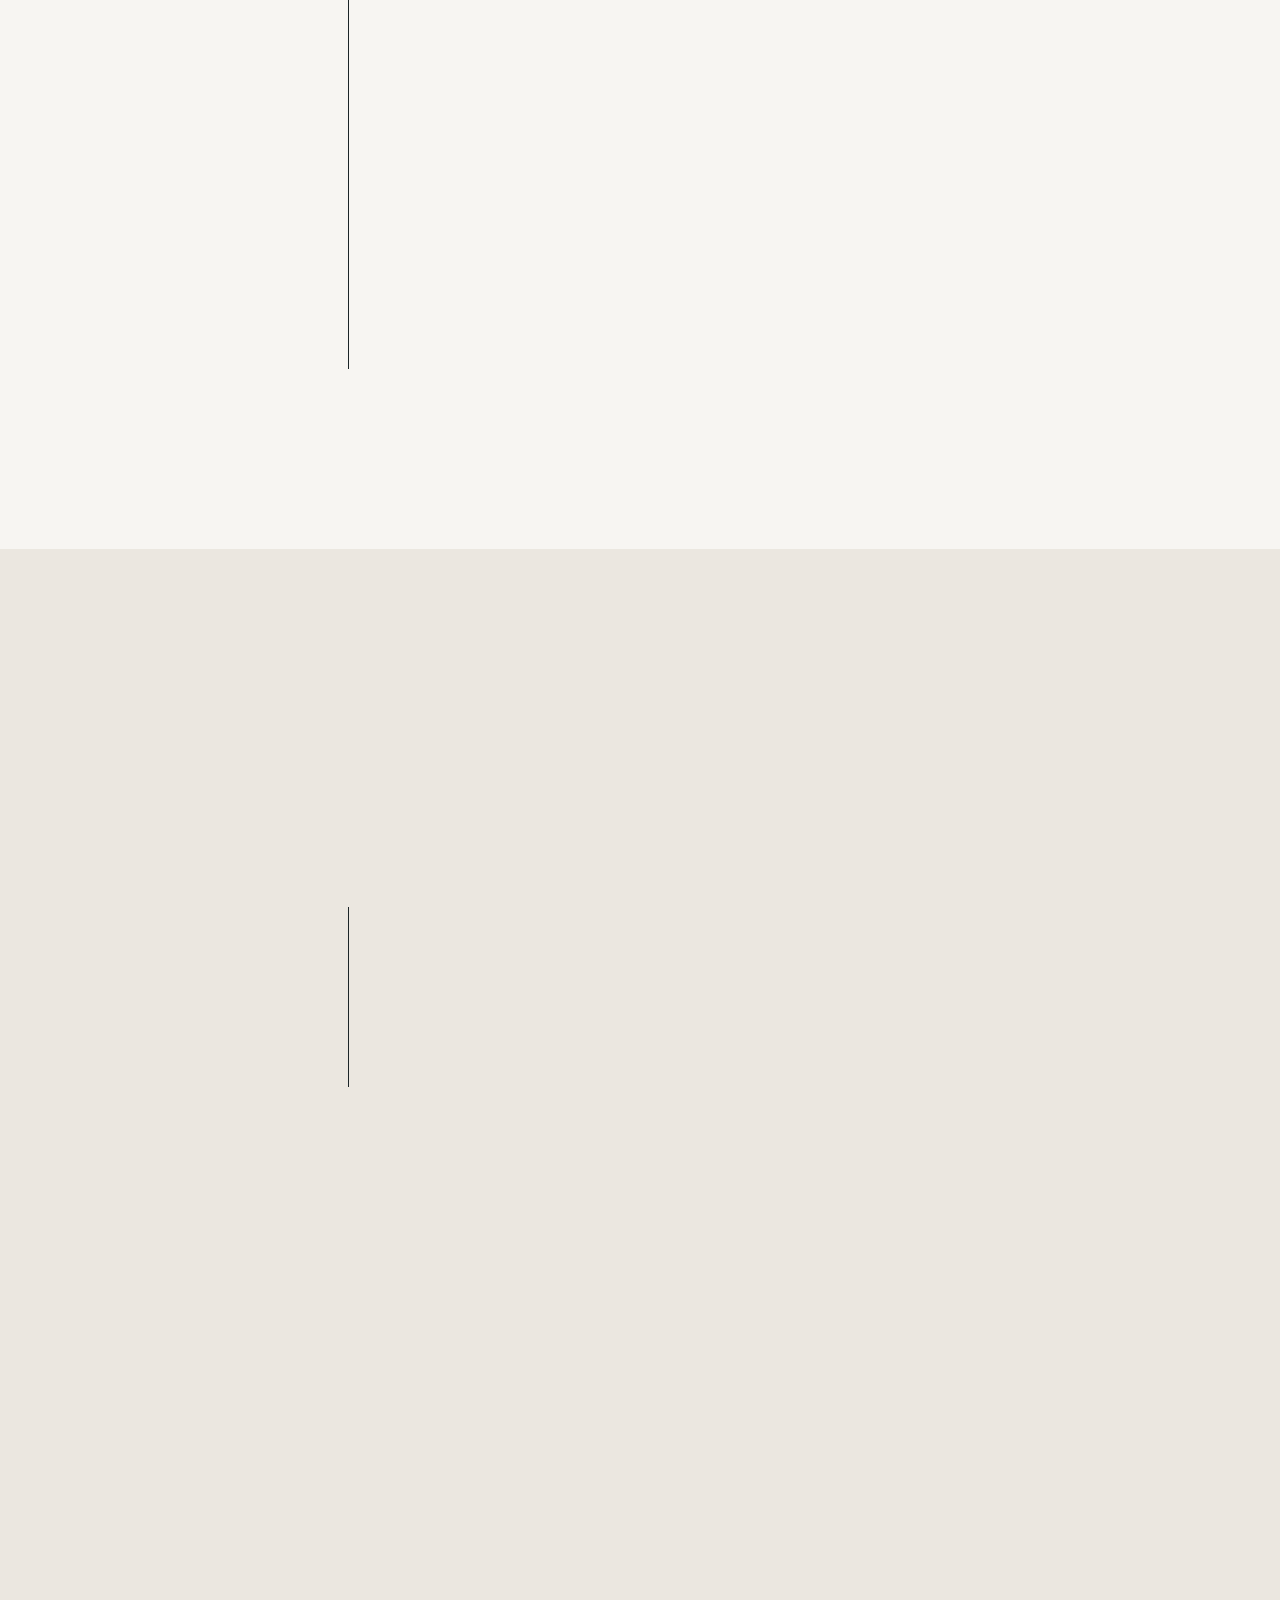
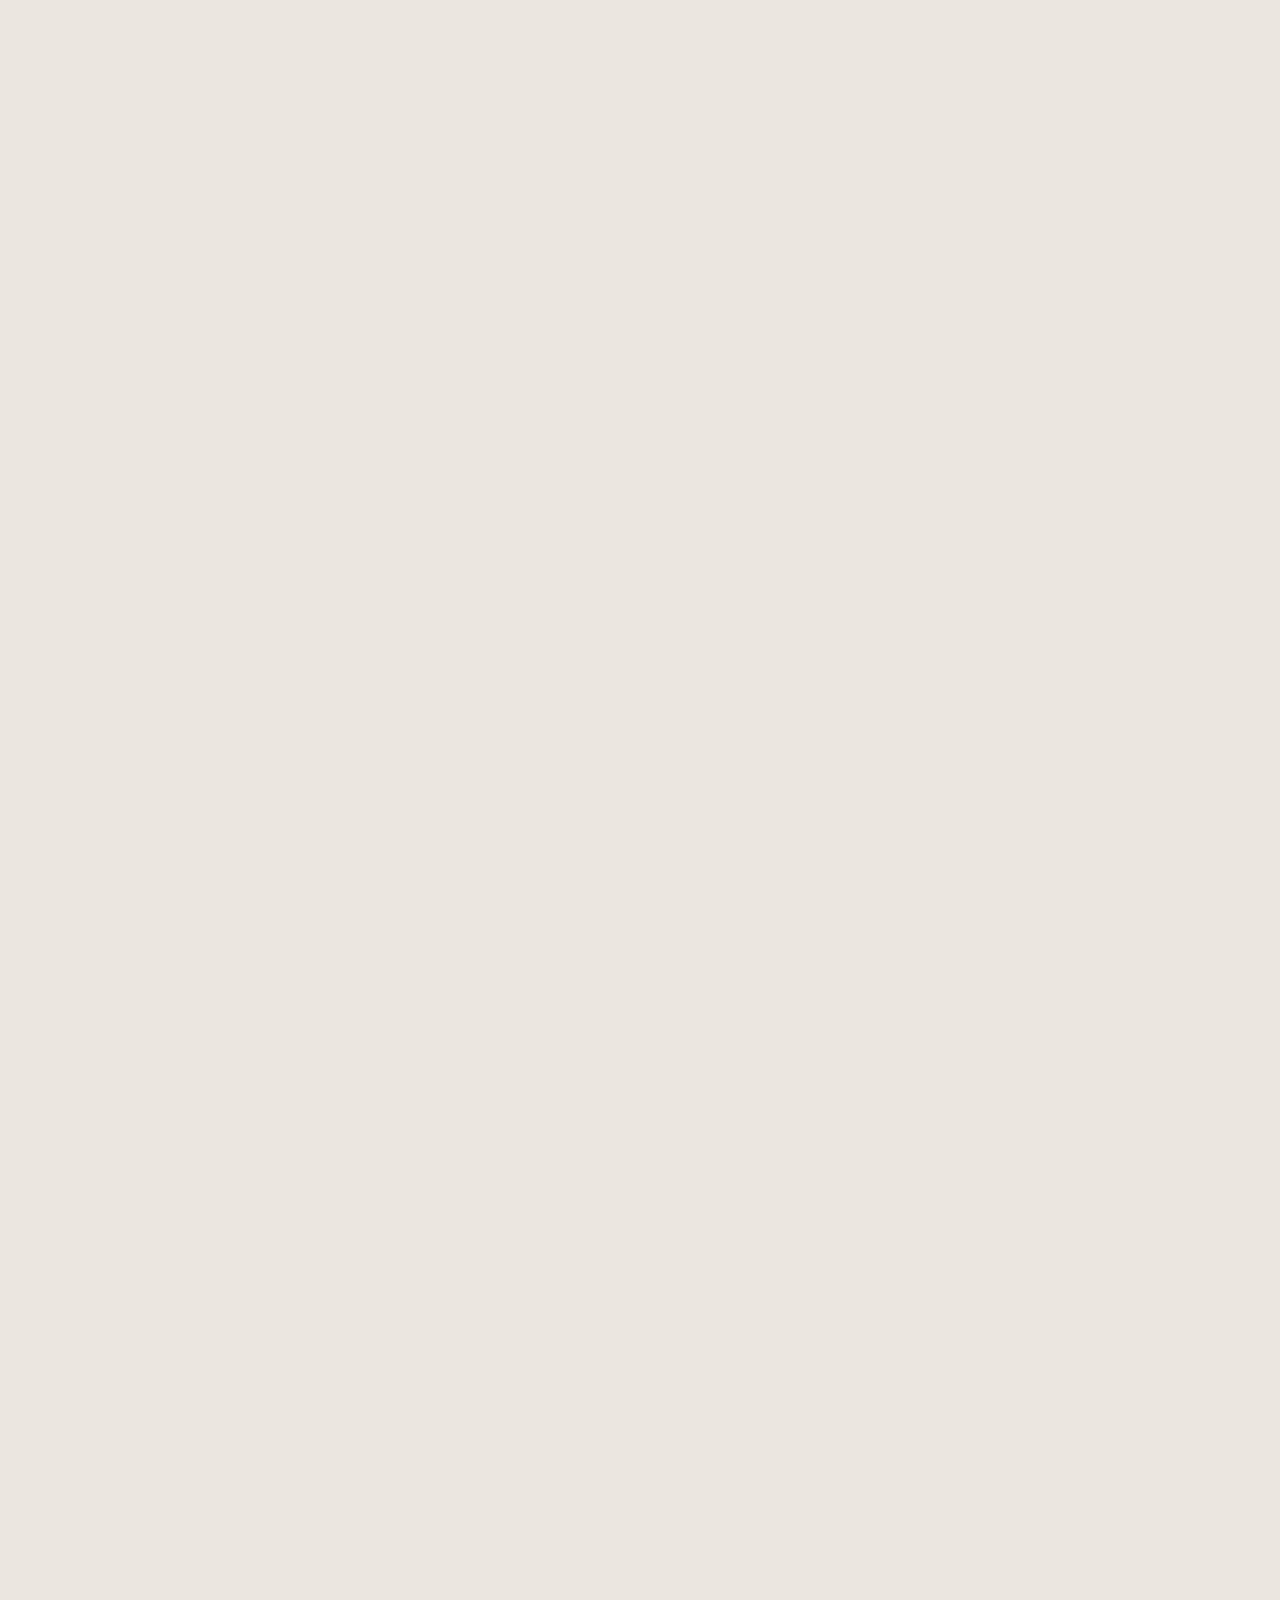
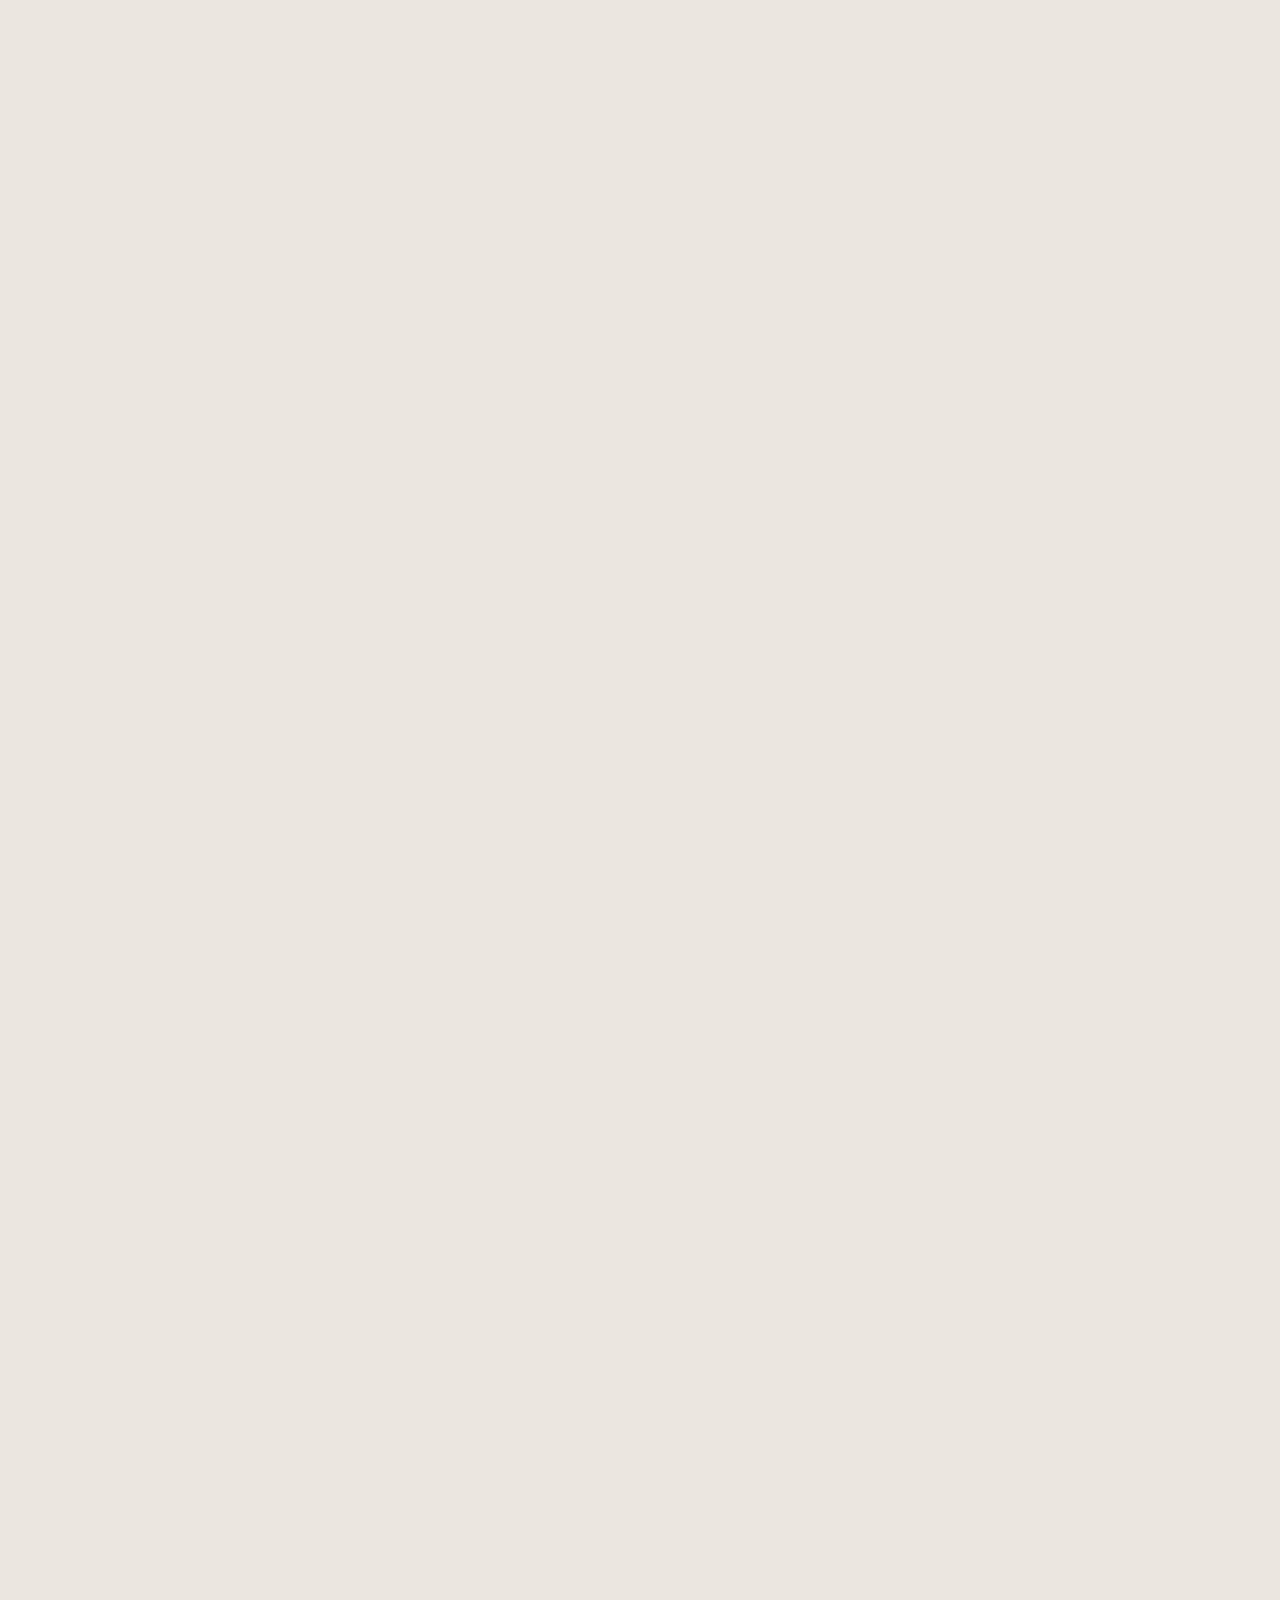
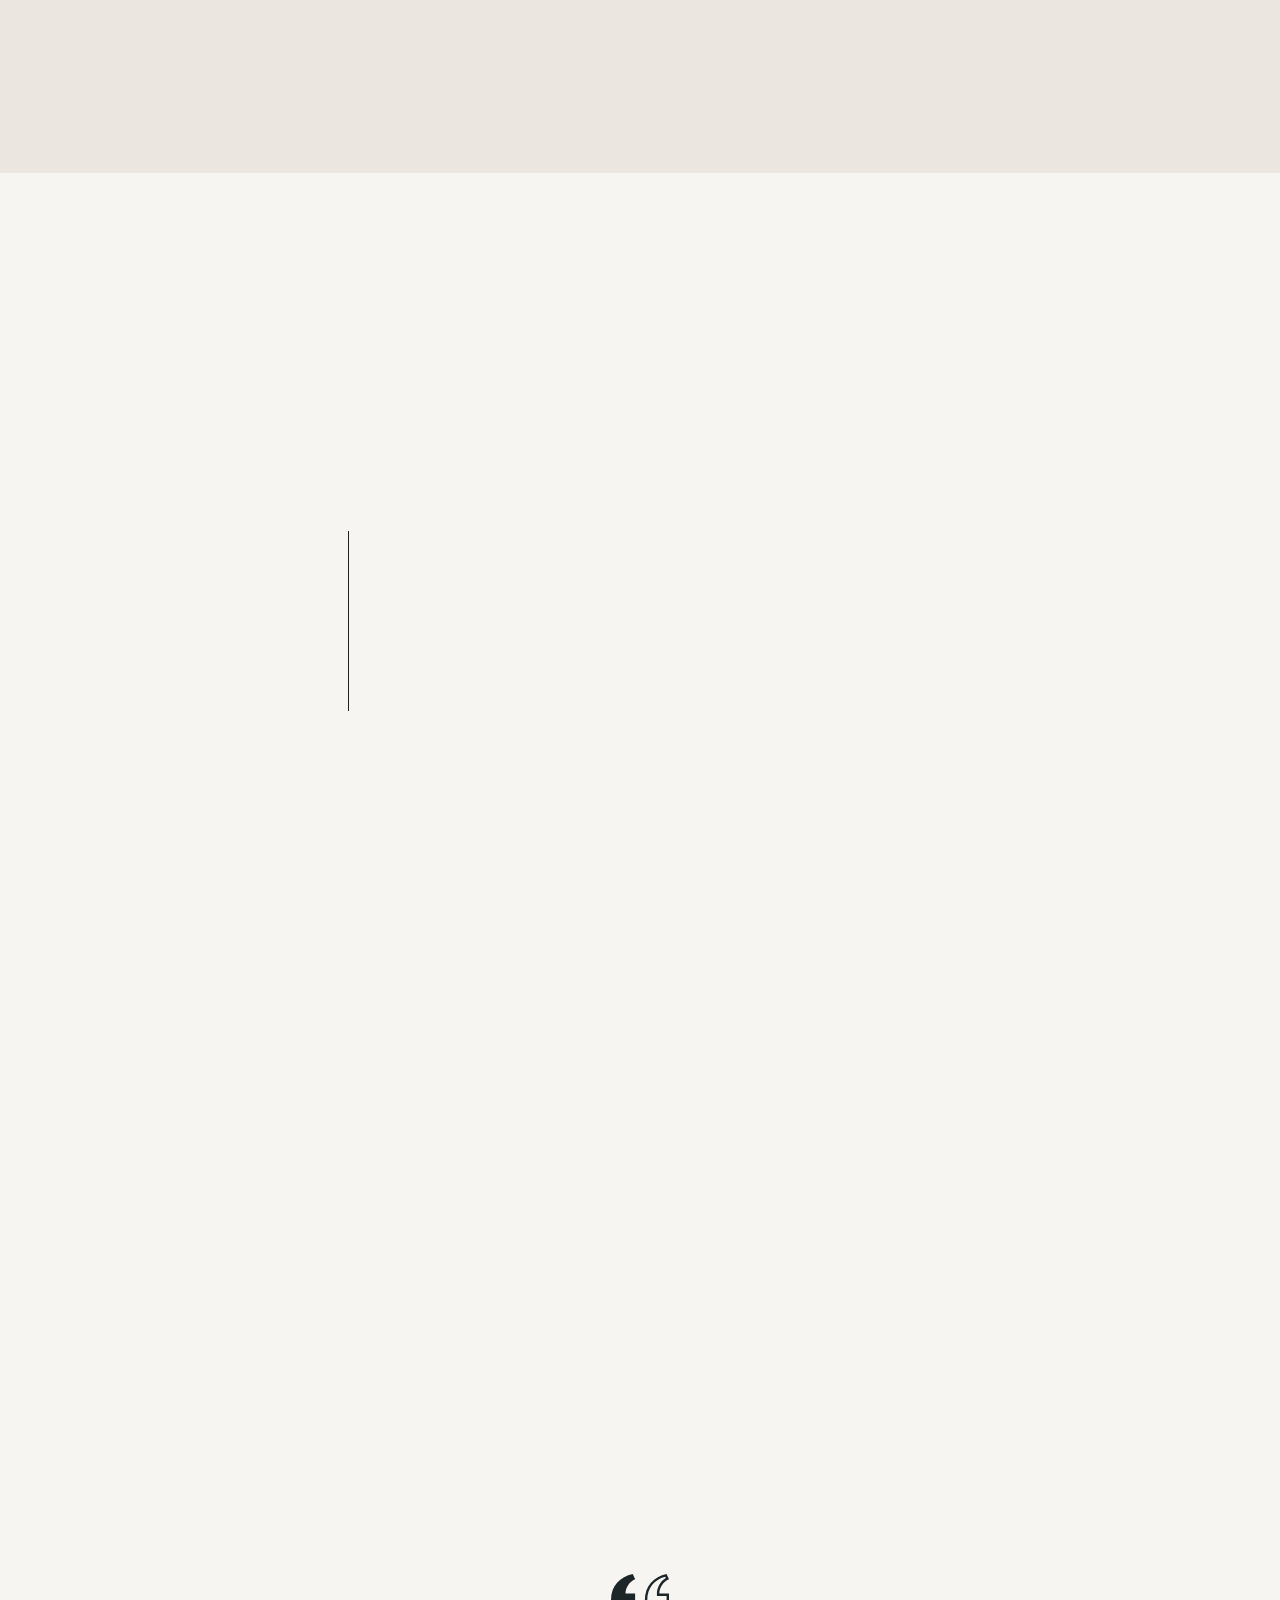
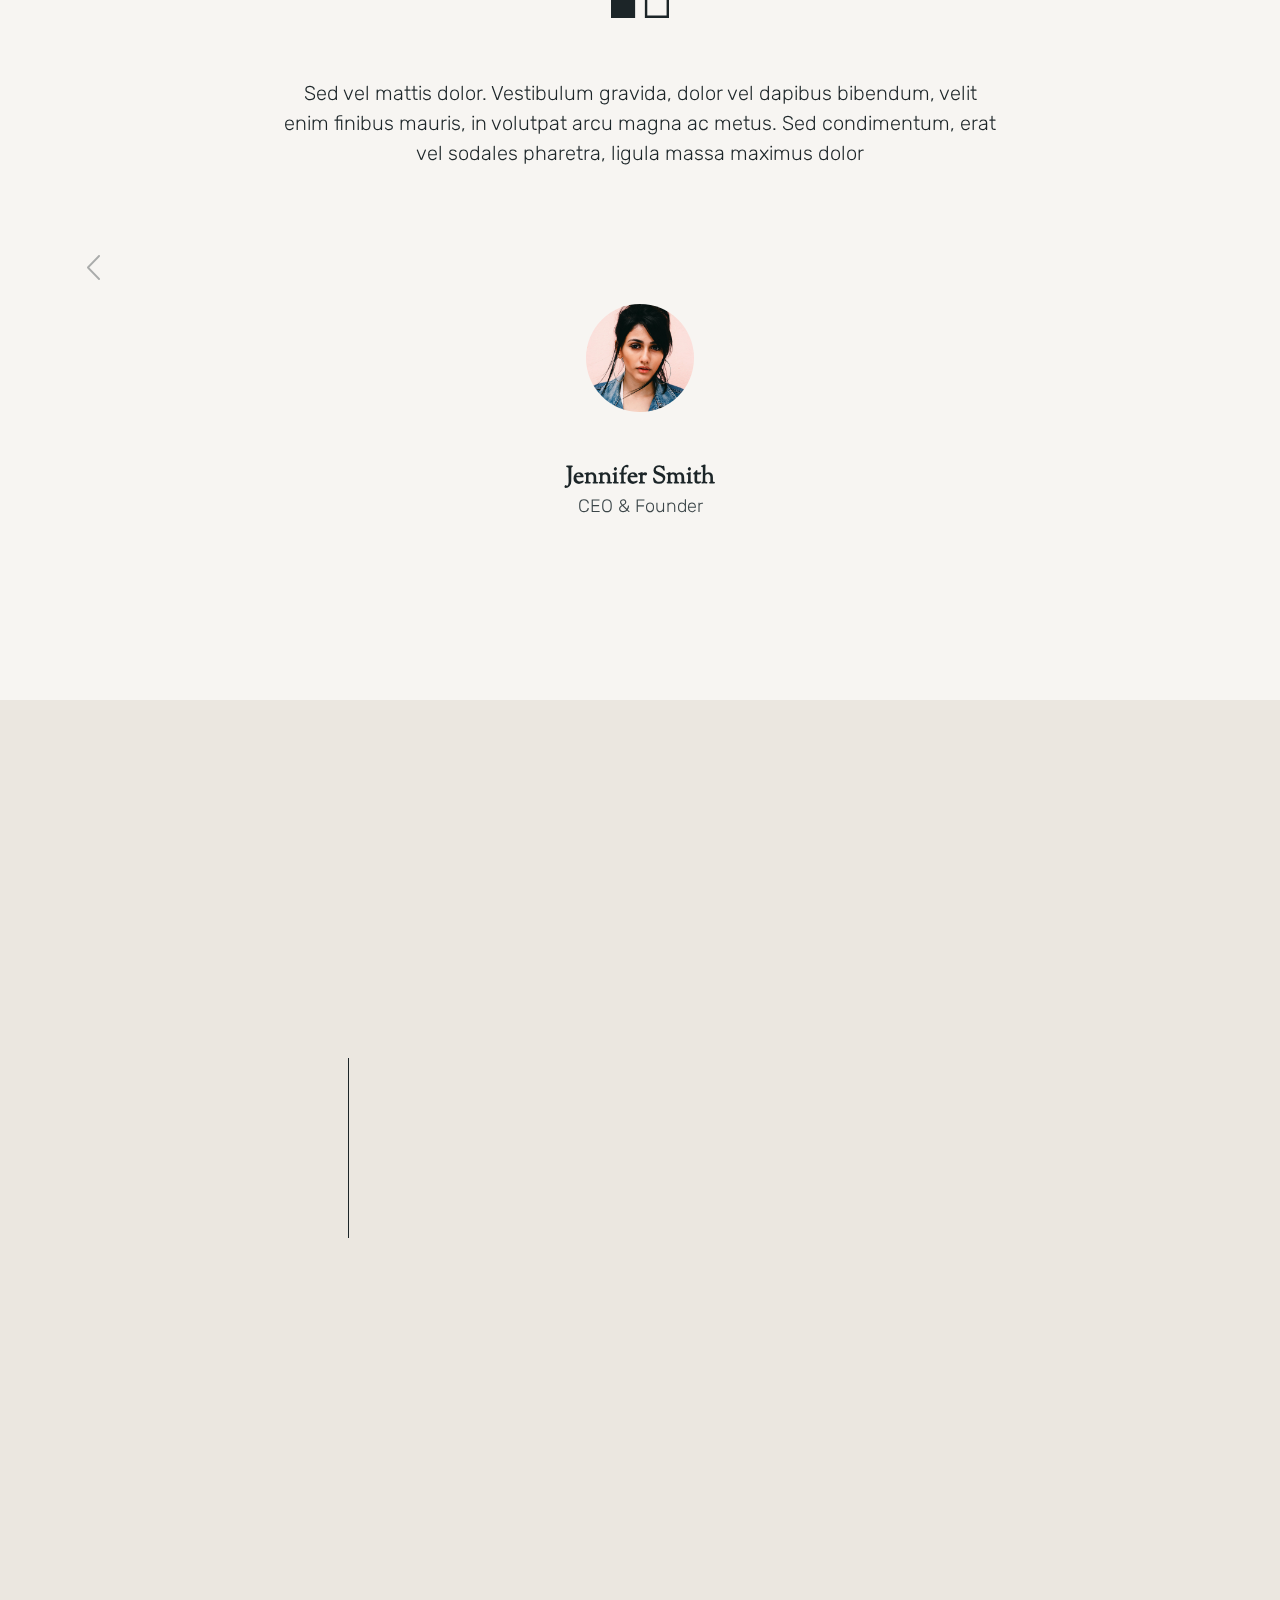
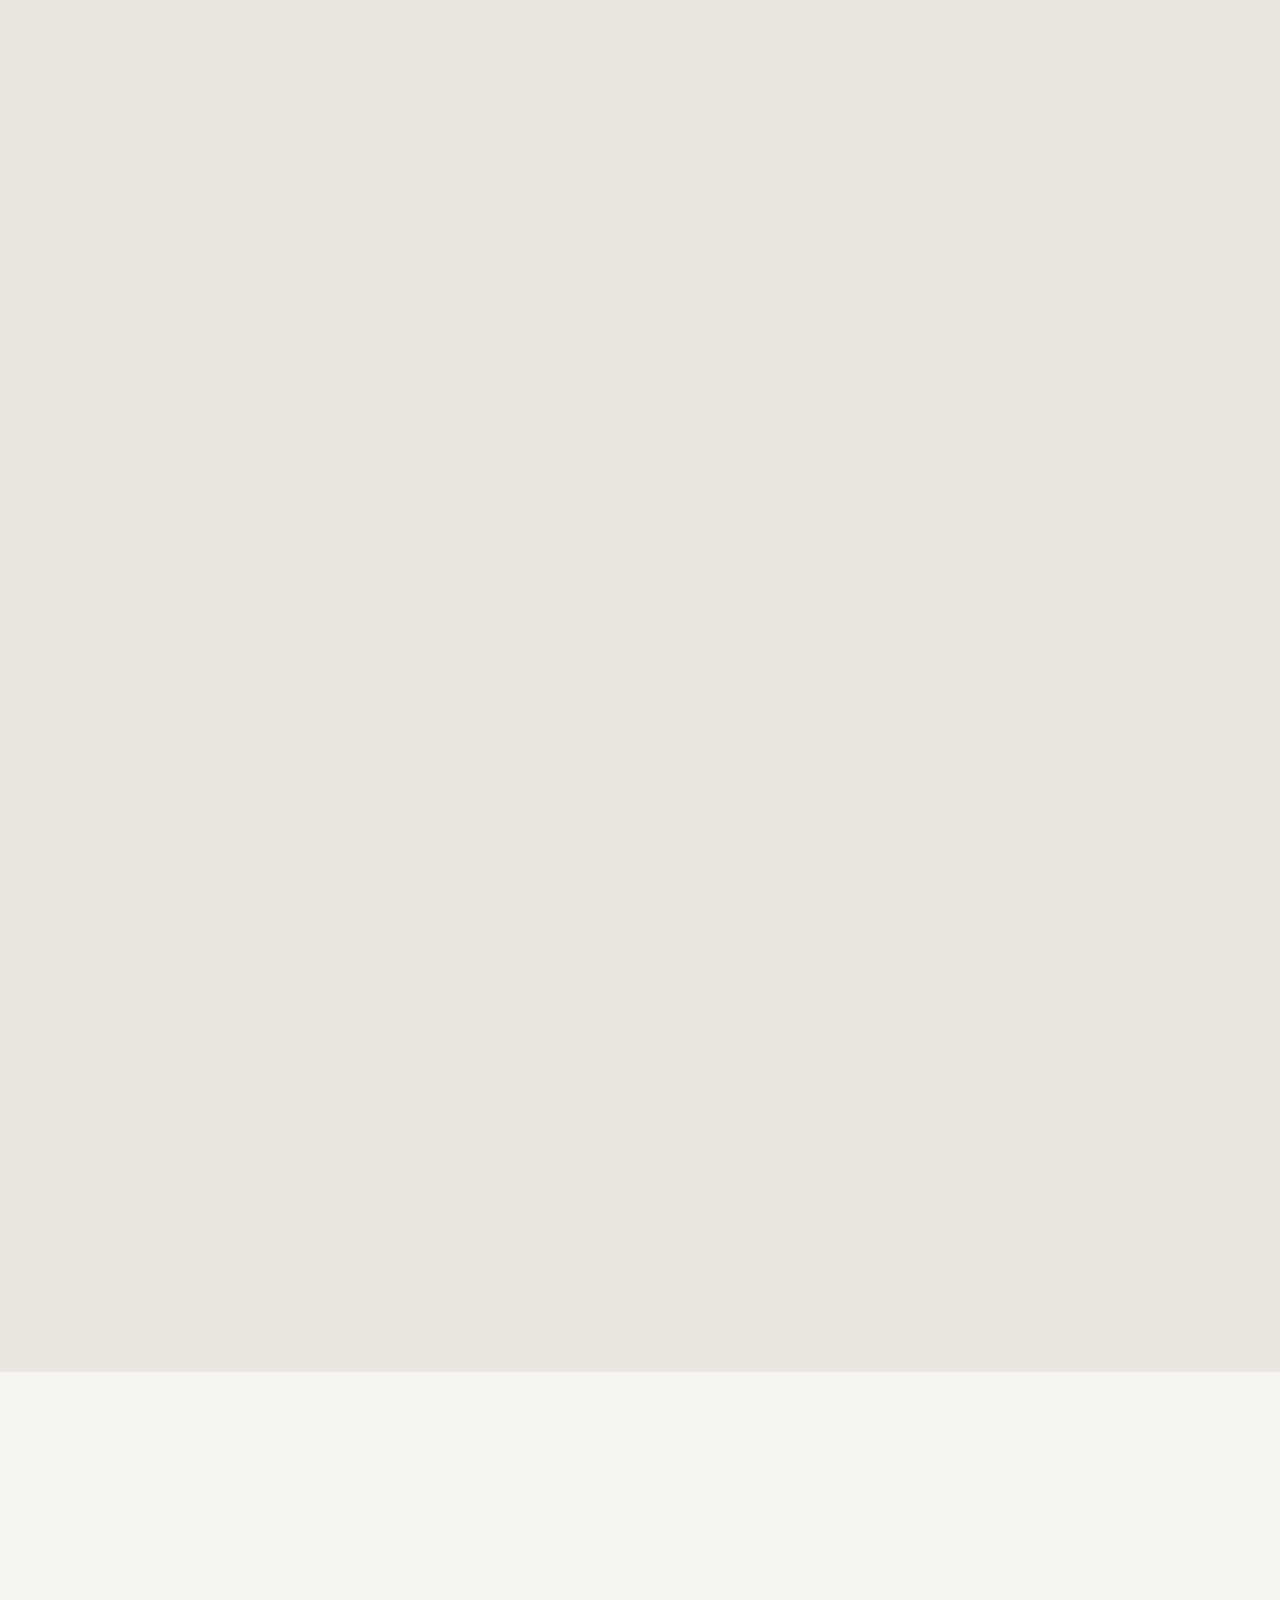
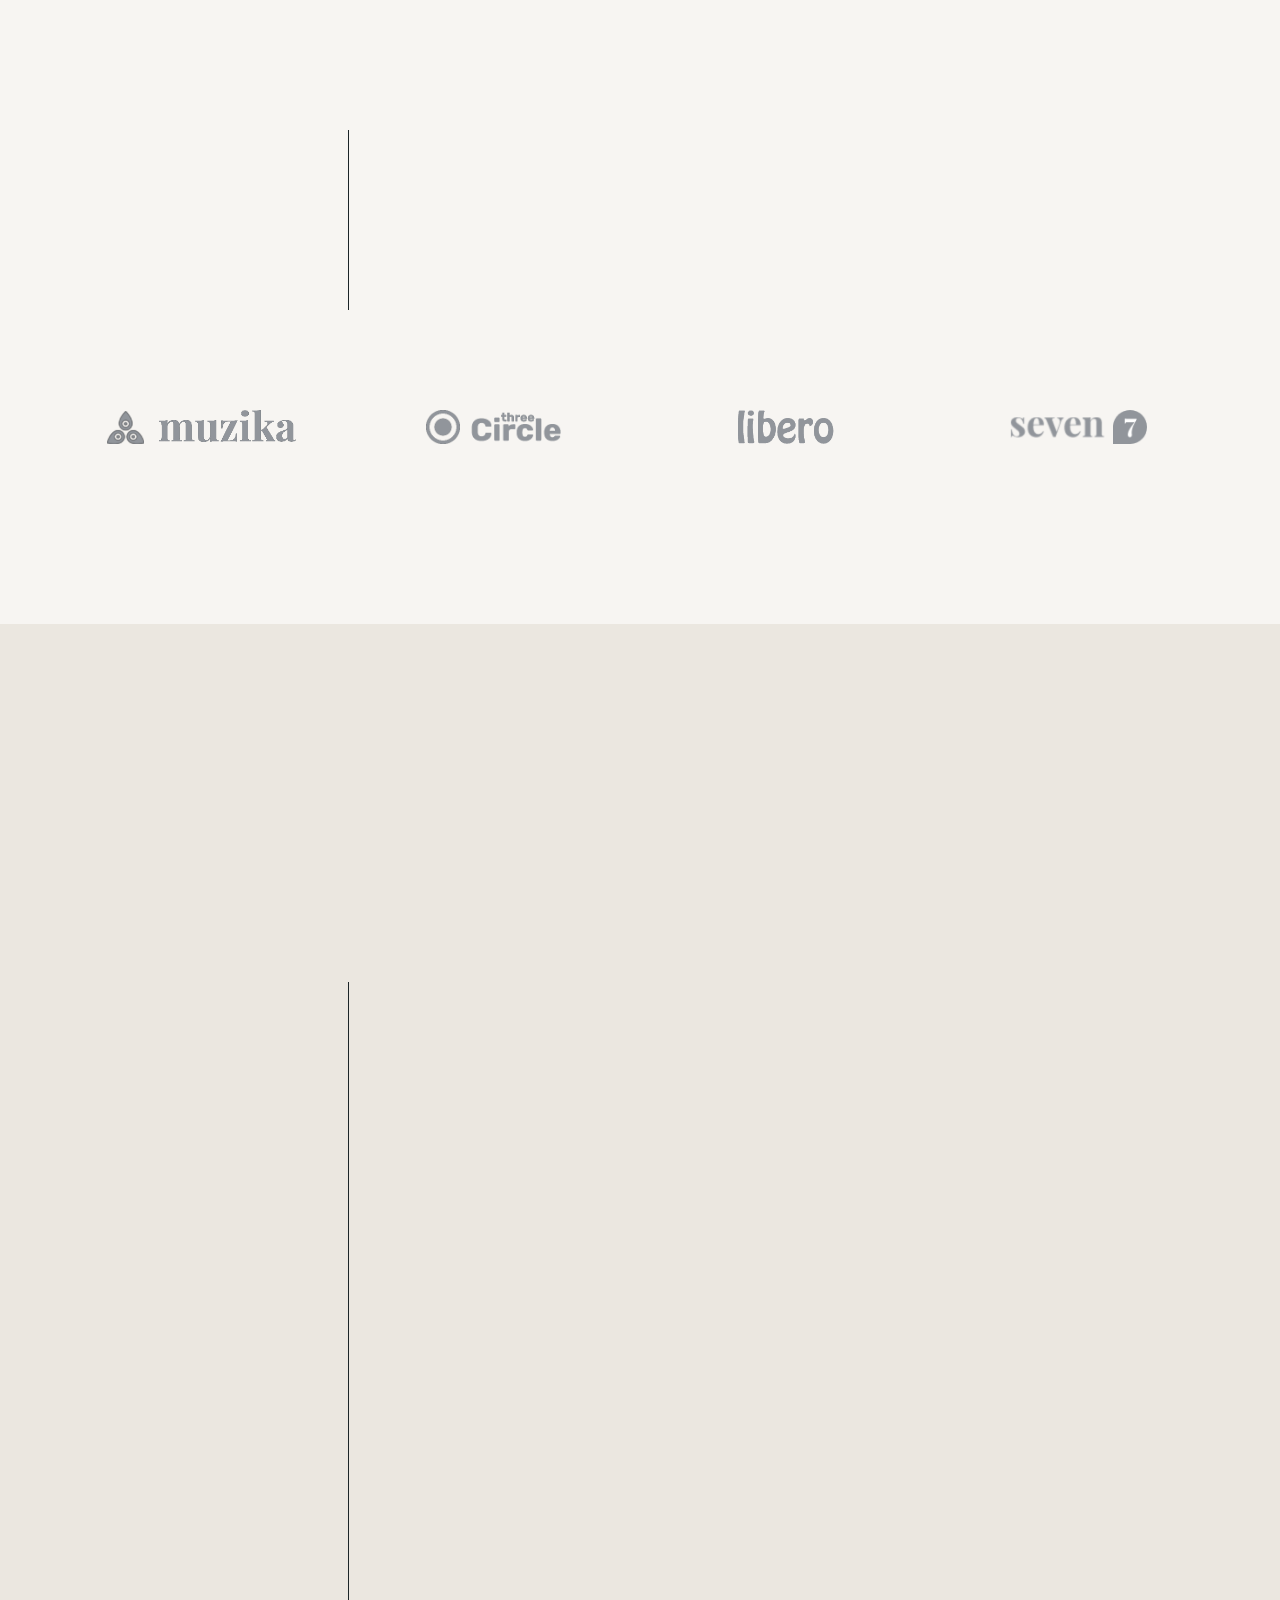
<file: bslthemes.com/html/ober/index-2.html>
<!doctype html>
<html lang="en-US">

<!-- Mirrored from bslthemes.com/html/ober/ by HTTrack Website Copier/3.x [XR&CO'2014], Tue, 25 Oct 2022 11:37:45 GMT -->
<head>

  <title>OBER - One Page Resume HTML Template</title>
  <meta http-equiv="Content-Type" content="text/html; charset=utf-8">
  <meta http-equiv="X-UA-Compatible" content="IE=edge">
  <meta name="viewport" content="width=device-width, initial-scale=1">
  <meta name="HandheldFriendly" content="true">
  <meta name="author" content="beshleyua" />

  <!-- Fonts -->
  <link rel="stylesheet" href="https://fonts.googleapis.com/css?family=Rubik%3A300%2C300i%2C400%2C400i%2C500%2C500i%2C600%2C600i%2C700%2C700i%2C800%2C800i%2C900%2C900i%7CSorts+Mill+Goudy&amp;display=swap" type="text/css" media="all" />
  <link rel="stylesheet" href="https://fonts.googleapis.com/css?family=Roboto%3A100%2C100italic%2C200%2C200italic%2C300%2C300italic%2C400%2C400italic%2C500%2C500italic%2C600%2C600italic%2C700%2C700italic%2C800%2C800italic%2C900%2C900italic%7CRoboto+Slab%3A100%2C100italic%2C200%2C200italic%2C300%2C300italic%2C400%2C400italic%2C500%2C500italic%2C600%2C600italic%2C700%2C700italic%2C800%2C800italic%2C900%2C900italic&amp;display=auto" type="text/css" media="all" />

  <!-- CSS STYLES -->
  <link rel="stylesheet" href="assets/css/vendors/bootstrap.css" type="text/css" media="all" />
  <link rel="stylesheet" href="assets/fonts/font-awesome/css/font-awesome.css" type="text/css" media="all" />
  <link rel="stylesheet" href="assets/css/vendors/magnific-popup.css" type="text/css" media="all" />
  <link rel="stylesheet" href="assets/css/vendors/splitting.css" type="text/css" media="all" />
  <link rel="stylesheet" href="assets/css/vendors/swiper.css" type="text/css" media="all" />
  <link rel="stylesheet" href="assets/css/vendors/animate.css" type="text/css" media="all" />
  <link rel="stylesheet" href="assets/css/main.css" type="text/css" media="all" />

  <!-- Favicon -->
	<link rel="shortcut icon" href="favicon.ico" type="image/x-icon">
	<link rel="icon" href="favicon.ico" type="image/x-icon">

  <script>
	  window.dataLayer = window.dataLayer || [];
	  function gtag(){dataLayer.push(arguments);}
	  gtag('js', new Date());

	  gtag('config', 'UA-125314689-11');
	</script>

</head>

<body class="home page light-skin">
	<div class="container-page ">

    <!-- Preloader -->
    <div class="preloader">
      <div class="centrize full-width">
        <div class="vertical-center">
          <div class="spinner-logo">
            <img src="assets/images/ober_logo.png" alt="" />
            <div class="spinner-dot"></div>
            <div class="spinner spinner-line"></div>
          </div>
        </div>
      </div>
    </div>

    <!-- Header -->
    <header class="header">
      <div class="header__builder">
        <div class="row">
          <div class="col-xs-4 col-sm-4 col-md-4 col-lg-4">

            <!-- logo -->
            <div class="logo">
              <a href="index.html">
                <img src="assets/images/ober_logo.png" alt="" />
              </a>
            </div>

          </div>
          <div class="col-xs-8 col-sm-8 col-md-8 col-lg-8 align-right">

            <!-- switcher btn -->
            <a href="#" class="switcher-btn">
              <span class="sw-before">
                <svg xmlns="http://www.w3.org/2000/svg" width="22.22" height="22.313" viewBox="0 0 22.22 22.313">
                  <path fill="#fff" d="M1752.49,105.511a5.589,5.589,0,0,0-3.94-1.655,5.466,5.466,0,0,0-3.94,1.655,5.61,5.61,0,0,0,3.94,9.566,5.473,5.473,0,0,0,3.94-1.653,5.643,5.643,0,0,0,1.65-3.957A5.516,5.516,0,0,0,1752.49,105.511Zm-1.06,6.85a4.1,4.1,0,0,1-5.76,0,4.164,4.164,0,0,1,0-5.788A4.083,4.083,0,0,1,1751.43,112.361Zm7.47-3.662h-2.27a0.768,0.768,0,0,0,0,1.536h2.27A0.768,0.768,0,0,0,1758.9,108.7Zm-10.35,8.12a0.777,0.777,0,0,0-.76.769v2.274a0.777,0.777,0,0,0,.76.767,0.786,0.786,0,0,0,.77-0.767v-2.274A0.786,0.786,0,0,0,1748.55,116.819Zm7.85-.531-1.62-1.624a0.745,0.745,0,0,0-1.06,0,0.758,0.758,0,0,0,0,1.063l1.62,1.625a0.747,0.747,0,0,0,1.06,0A0.759,0.759,0,0,0,1756.4,116.288ZM1748.55,98.3a0.777,0.777,0,0,0-.76.768v2.273a0.778,0.778,0,0,0,.76.768,0.787,0.787,0,0,0,.77-0.768V99.073A0.786,0.786,0,0,0,1748.55,98.3Zm7.88,3.278a0.744,0.744,0,0,0-1.06,0l-1.62,1.624a0.758,0.758,0,0,0,0,1.063,0.745,0.745,0,0,0,1.06,0l1.62-1.624A0.758,0.758,0,0,0,1756.43,101.583Zm-15.96,7.116h-2.26a0.78,0.78,0,0,0-.77.768,0.76,0.76,0,0,0,.77.768h2.26A0.768,0.768,0,0,0,1740.47,108.7Zm2.88,5.965a0.745,0.745,0,0,0-1.06,0l-1.62,1.624a0.759,0.759,0,0,0,0,1.064,0.747,0.747,0,0,0,1.06,0l1.62-1.625A0.758,0.758,0,0,0,1743.35,114.664Zm0-11.457-1.62-1.624a0.744,0.744,0,0,0-1.06,0,0.758,0.758,0,0,0,0,1.063l1.62,1.624a0.745,0.745,0,0,0,1.06,0A0.758,0.758,0,0,0,1743.35,103.207Z" transform="translate(-1737.44 -98.313)"/>
                </svg>
              </span>
              <span class="sw-after">
                <svg xmlns="http://www.w3.org/2000/svg" width="23" height="23" viewBox="0 0 23 23">
                  <path fill="#fff" d="M1759.46,111.076a0.819,0.819,0,0,0-.68.147,8.553,8.553,0,0,1-2.62,1.537,8.167,8.167,0,0,1-2.96.531,8.655,8.655,0,0,1-8.65-8.682,9.247,9.247,0,0,1,.47-2.864,8.038,8.038,0,0,1,1.42-2.54,0.764,0.764,0,0,0-.12-1.063,0.813,0.813,0,0,0-.68-0.148,11.856,11.856,0,0,0-6.23,4.193,11.724,11.724,0,0,0,1,15.387,11.63,11.63,0,0,0,19.55-5.553A0.707,0.707,0,0,0,1759.46,111.076Zm-4.5,6.172a10.137,10.137,0,0,1-14.29-14.145,10.245,10.245,0,0,1,3.38-2.836c-0.14.327-.29,0.651-0.41,1.006a9.908,9.908,0,0,0-.56,3.365,10.162,10.162,0,0,0,10.15,10.189,9.776,9.776,0,0,0,3.49-.62,11.659,11.659,0,0,0,1.12-.473A10.858,10.858,0,0,1,1754.96,117.248Z" transform="translate(-1737 -98)"/>
                </svg>
              </span>
            </a>

            <!-- menu btn -->
            <a href="#" class="menu-btn"><span></span></a>

          </div>
        </div>
      </div>

      <!-- Menu Full Overlay -->
      <div class="menu-full-overlay">
        <div class="menu-full-container">
          <div class="container">
            <div class="row">
              <div class="col-xs-12 col-sm-12 col-md-12 col-lg-10 offset-1">

                <!-- menu full -->
                <div class="menu-full">
                  <ul class="menu-full">
                    <li class="menu-item">
                      <a class="splitting-text-anim-2" data-splitting="chars" href="index-2.html#about-section">About</a>
                    </li>
                    <li class="menu-item">
                      <a class="splitting-text-anim-2" data-splitting="chars" href="index-2.html#resume-section">Resume</a>
                    </li>
                    <li class="menu-item">
                      <a class="splitting-text-anim-2" data-splitting="chars" href="index-2.html#works-section">Works</a>
                    </li>
                    <li class="menu-item">
                      <a class="splitting-text-anim-2" data-splitting="chars" href="index-2.html#pricing-section">Pricing</a>
                    </li>
                    <li class="menu-item">
                      <a class="splitting-text-anim-2" data-splitting="chars" href="index-2.html#blog-section">Blog</a>
                    </li>
                    <li class="menu-item">
                      <a class="splitting-text-anim-2" data-splitting="chars" href="index-2.html#contact-section">Contact</a>
                    </li>
                    <li class="menu-item menu-item-has-children has-children">
                      <a class="splitting-text-anim-2" data-splitting="chars">Pages</a>
                      <ul class="sub-menu">
                        <li class="menu-item"><a class="splitting-text-anim-1" data-splitting="chars" href="works.html">Works (grid)</a></li>
                        <li class="menu-item"><a class="splitting-text-anim-1" data-splitting="chars" href="works-list.html">Works (list)</a></li>
                        <li class="menu-item"><a class="splitting-text-anim-1" data-splitting="chars" href="work-single.html">Work Single Page</a></li>
                        <li class="menu-item"><a class="splitting-text-anim-1" data-splitting="chars" href="blog.html">Blog Posts</a></li>
                        <li class="menu-item"><a class="splitting-text-anim-1" data-splitting="chars" href="blog-single.html">Blog Single Post</a></li>
                      </ul>
                    </li>
                  </ul>
                </div>

              </div>
            </div>
          </div>
        </div>

        <!-- social -->
        <div class="menu-social-links">
          <a href="http://dribbble.com/" target="blank" class="scrolla-element-anim-1" title="dribbble">
            <i class="fab fa-dribbble"></i>
          </a>
          <a href="http://twitter.com/" target="blank" class="scrolla-element-anim-1" title="twitter">
            <i class="fab fa-twitter"></i>
          </a>
          <a href="http://behance.com/" target="blank" class="scrolla-element-anim-1" title="behance">
            <i class="fab fa-behance"></i>
          </a>
        </div>

      </div>

    </header>

		<!-- Wrapper -->
		<div class="wrapper">

      <!-- Section -->
      <section class="section section-started">
        <div class="container">

          <!-- Hero Started -->
          <div class="hero-started">
            <div class="slide scrolla-element-anim-1 scroll-animate" data-animate="active">
              <img src="assets/images/profile.png" alt="" />
              <span class="circle circle-1">
                <svg xmlns="http://www.w3.org/2000/svg" xmlns:xlink="http://www.w3.org/1999/xlink" width="749px" height="375px"><path fill-rule="evenodd" fill="#ff8059" d="M749.000,0.000 C749.000,206.786 581.459,374.514 374.608,374.514 C167.758,374.514 -0.000,206.786 -0.000,0.000 "/></svg>
              </span>
              <span class="circle circle-2">
                <svg xmlns="http://www.w3.org/2000/svg" xmlns:xlink="http://www.w3.org/1999/xlink" width="416px" height="209px"><path fill-rule="evenodd"  fill="#3aafc9" d="M-0.000,209.000 C-0.000,94.252 93.051,0.745 207.835,0.745 C322.619,0.745 416.000,94.252 416.000,209.000 "/></svg>
              </span>
              <span class="circle circle-3">
                <svg xmlns="http://www.w3.org/2000/svg" xmlns:xlink="http://www.w3.org/1999/xlink" width="416px" height="209px"><path fill-rule="evenodd"  fill="#b9d1e4" d="M-0.000,209.000 C-0.000,94.252 93.051,0.745 207.835,0.745 C322.619,0.745 416.000,94.252 416.000,209.000 "/></svg>
              </span>
              <span class="circle circle-4">
                <svg  xmlns="http://www.w3.org/2000/svg" xmlns:xlink="http://www.w3.org/1999/xlink" width="121px" height="241px"><path fill-rule="evenodd"  fill="#676cdb" d="M0.000,0.000 C66.624,0.000 120.402,54.096 120.402,120.733 C120.402,187.371 66.624,241.000 0.000,241.000 "/></svg>
              </span>
              <span class="circle circle-5">
                <svg  xmlns="http://www.w3.org/2000/svg" xmlns:xlink="http://www.w3.org/1999/xlink" width="232px" height="117px"><path fill-rule="evenodd"  fill="rgb(255, 208, 65)" d="M232.000,0.000 C232.000,64.151 180.376,116.580 116.238,116.580 C52.100,116.580 0.000,64.151 0.000,0.000 "/></svg>
              </span>
            </div>
            <div class="content">
              <div class="titles">
                <div class="subtitle splitting-text-anim-2 scroll-animate" data-splitting="chars" data-animate="active">
                  UI UX DESIGNER
                </div>
                <h2 class="title splitting-text-anim-1 scroll-animate" data-splitting="chars" data-animate="active">
                  Federico <br>Ober
                </h2>
              </div>
              <div class="description scrolla-element-anim-1 scroll-animate" data-animate="active">
                <p>
                  I"m a UI/UX Designer based in NewYork and enjoy playing with colors. I love travelling, photography &amp; music.
                </p>
                <div class="social-links">
                  <a target="_blank" rel="nofollow" href="#">
                    <i aria-hidden="true" class="fab fa-twitter"></i>
                  </a>
                  <a target="_blank" rel="nofollow" href="#">
                    <i aria-hidden="true" class="fab fa-dribbble"></i>
                  </a>
                  <a target="_blank" rel="nofollow" href="#">
                    <i aria-hidden="true" class="fab fa-behance"></i>
                  </a>
                </div>
              </div>
            </div>
            <div class="info-list">
              <ul>
                <li class="scrolla-element-anim-1 scroll-animate" data-animate="active">
                  Born in <strong>NewYork</strong>
                </li>
                <li class="scrolla-element-anim-1 scroll-animate" data-animate="active">
                  Experience <strong>7+ Years</strong>
                </li>
                <li class="scrolla-element-anim-1 scroll-animate" data-animate="active">
                  Date of Birth <strong>27 June 1992</strong>
                </li>
              </ul>
            </div>
          </div>

        </div>
      </section>

      <section class="section section-bg section-parallax-1" id="about-section">
        <div class="container">

          <!-- Section Heading -->
          <div class="m-titles">
            <h2 class="m-title splitting-text-anim-1 scroll-animate" data-splitting="chars" data-animate="active">
              About Me
            </h2>
          </div>

          <div class="row row-custom">
            <div class="col-xs-12 col-sm-12 col-md-3 col-lg-3 align-right">

              <!-- Section numbers -->
              <div class="numbers-items">
                <div class="numbers-item scrolla-element-anim-1 scroll-animate" data-animate="active">
                  <div class="icon">
                    <i aria-hidden="true" class="far fa-check-circle"></i>
                  </div>
                  <div class="num">124</div>
                  <div class="title">Completed <br>Project</div>
                </div>
                <div class="numbers-item scrolla-element-anim-1 scroll-animate" data-animate="active">
                  <div class="icon">
                    <i aria-hidden="true" class="far fa-smile-beam"></i>
                  </div>
                  <div class="num">65</div>
                  <div class="title">Happy <br>Clients</div>
                </div>
                <div class="numbers-item scrolla-element-anim-1 scroll-animate" data-animate="active">
                  <div class="icon">
                    <i aria-hidden="true" class="far fa-gem"></i>
                  </div>
                  <div class="num">18</div>
                  <div class="title">Awards <br>Won</div>
                </div>
              </div>

            </div>
            <div class="col-xs-12 col-sm-12 col-md-9 col-lg-9 vertical-line">

              <!-- Section Profile -->
              <div class="profile-box">
                <div class="text scrolla-element-anim-1 scroll-animate" data-animate="active">
                  <p>
                    My name is Federico Ober. I have been studying UI UX Design since October 2020. I like creating
                    a cool design project.</p><p>Donec imperdiet risus at tortor consequat maximus et eget magna.
                    Cras ornare sagittis augue, id sollicitudin justo tristique ut. Nullam ex enim, euismod vel
                    bibendum ultrices, fringilla vel eros. Donec euismod leo lectus, et euismod metus euismod sed.
                    Quisque quis suscipit ipsum, at pellentesque velit. Duis a congue sem.
                  </p>
                  <p>
                    In sed dolor ut ligula malesuada sollicitudin. Morbi iaculis convallis arcu, nec maximus tellus
                    sodales in. Curabitur blandit enim at nisl lobortis, non pretium enim hendrer
                  </p>
                  <a href="#contact-section" class="btn scrolla-element-anim-1 scroll-animate" data-animate="active">Contact Me</a>
                  <div class="signature scrolla-element-anim-1 scroll-animate" data-animate="active">
                    <img src="assets/images/signature.png" alt="" />
                  </div>
                </div>
              </div>

            </div>
          </div>

        </div>
      </section>

      <section class="section section-parallax-2" id="resume-section">
        <div class="container">

          <!-- Section Heading -->
          <div class="m-titles">
            <h2 class="m-title splitting-text-anim-1 scroll-animate" data-splitting="chars" data-animate="active">
              My Resume
            </h2>
          </div>

          <div class="row row-custom">
            <div class="col-xs-12 col-sm-12 col-md-3 col-lg-3">
            </div>
            <div class="col-xs-12 col-sm-12 col-md-9 col-lg-9 vertical-line">

              <!-- Description -->
              <div class="text scrolla-element-anim-1 scroll-animate" data-animate="active">
                <p>
                  Talented UX designer with 7+ years of experience, seeking to elevate UI/UX at ABC, Inc.
                  As Lead UI/UX Head completed project before dead line. ittis augue, id sollicitudin justo
                  tristique ut. Nullam ex enim, euismod vel bibendum ultrices, fringilla vel eros. Donec euism
                  od leo um, at pellentesque velituis a congue sem.
                </p>
              </div>

              <!-- Skills -->
              <div class="skills-items">
                <div class="p-title scrolla-element-anim-1 scroll-animate" data-animate="active">SKILLS</div>
                <div class="skills-item scrolla-element-anim-1 scroll-animate" data-animate="active">
                  <div class="name">Photoshop</div>
                  <div class="dots dots-90">
                    <div class="dots-row">
                      <div class="dot"></div>
                      <div class="dot"></div>
                      <div class="dot"></div>
                      <div class="dot"></div>
                      <div class="dot"></div>
                      <div class="dot"></div>
                      <div class="dot"></div>
                      <div class="dot"></div>
                      <div class="dot"></div>
                      <div class="dot"></div>
                    </div>
                  </div>
                  <div class="value"><span class="num">90%</span></div>
                </div>
                <div class="skills-item scrolla-element-anim-1 scroll-animate" data-animate="active">
                  <div class="name">WordPress</div>
                  <div class="dots dots-60">
                    <div class="dots-row">
                      <div class="dot"></div>
                      <div class="dot"></div>
                      <div class="dot"></div>
                      <div class="dot"></div>
                      <div class="dot"></div>
                      <div class="dot"></div>
                      <div class="dot"></div>
                      <div class="dot"></div>
                      <div class="dot"></div>
                      <div class="dot"></div>
                    </div>
                  </div>
                  <div class="value"><span class="num">60%</span></div>
                </div>
                <div class="skills-item scrolla-element-anim-1 scroll-animate" data-animate="active">
                  <div class="name">HTML</div>
                  <div class="dots dots-80">
                    <div class="dots-row">
                      <div class="dot"></div>
                      <div class="dot"></div>
                      <div class="dot"></div>
                      <div class="dot"></div>
                      <div class="dot"></div>
                      <div class="dot"></div>
                      <div class="dot"></div>
                      <div class="dot"></div>
                      <div class="dot"></div>
                      <div class="dot"></div>
                    </div>
                  </div>
                  <div class="value"><span class="num">80%</span></div>
                </div>
                <div class="skills-item scrolla-element-anim-1 scroll-animate" data-animate="active">
                  <div class="name">Java</div>
                  <div class="dots dots-50">
                    <div class="dots-row">
                      <div class="dot"></div>
                      <div class="dot"></div>
                      <div class="dot"></div>
                      <div class="dot"></div>
                      <div class="dot"></div>
                      <div class="dot"></div>
                      <div class="dot"></div>
                      <div class="dot"></div>
                      <div class="dot"></div>
                      <div class="dot"></div>
                    </div>
                  </div>
                  <div class="value"><span class="num">50%</span></div>
                </div>
                <div class="skills-item scrolla-element-anim-1 scroll-animate" data-animate="active">
                  <div class="name">jQuery</div>
                  <div class="dots dots-70">
                    <div class="dots-row">
                      <div class="dot"></div>
                      <div class="dot"></div>
                      <div class="dot"></div>
                      <div class="dot"></div>
                      <div class="dot"></div>
                      <div class="dot"></div>
                      <div class="dot"></div>
                      <div class="dot"></div>
                      <div class="dot"></div>
                      <div class="dot"></div>
                    </div>
                  </div>
                  <div class="value"><span class="num">70%</span></div>
                </div>
              </div>

              <!-- Services -->
              <div class="p-title scrolla-element-anim-1 scroll-animate" data-animate="active">SERVICES</div>
              <div class="services-items">
                <div class="services-col">
                  <div class="services-item scrolla-element-anim-1 scroll-animate" data-animate="active">
                    <div class="icon">
                      <i aria-hidden="true" class="fab fa-chrome"></i>
                    </div>
                    <div class="title">Web development</div>
                    <div class="text">
                      <p>Modern and mobile-ready website that will help you reach all of your marketing.</p>
                    </div>
                    <a href="#contact-section" class="lnk">order now</a>
                  </div>
                </div>
                <div class="services-col">
                  <div class="services-item scrolla-element-anim-1 scroll-animate" data-animate="active">
                    <div class="icon">
                      <i aria-hidden="true" class="fab fa-soundcloud"></i>
                    </div>
                    <div class="title">Music writing</div>
                    <div class="text">
                      <p>Music copying, writing, creating, transcription and composition services.</p>
                    </div>
                    <a href="#contact-section" class="lnk">order now</a>
                  </div>
                </div>
                <div class="services-col">
                  <div class="services-item scrolla-element-anim-1 scroll-animate" data-animate="active">
                    <div class="icon">
                      <i aria-hidden="true" class="fab fa-adversal"></i>
                    </div>
                    <div class="title">Advetising</div>
                    <div class="text">
                      <p>Advertising services include television, radio, print, mail, and web apps.</p>
                    </div>
                    <a href="#contact-section" class="lnk">order now</a>
                  </div>
                </div>
                <div class="services-col">
                  <div class="services-item scrolla-element-anim-1 scroll-animate" data-animate="active">
                    <div class="icon">
                      <i aria-hidden="true" class="fas fa-gamepad"></i>
                    </div>
                    <div class="title">Game Development</div>
                    <div class="text">
                      <p>Developing memorable and unique mobile android, ios and video games.</p>
                    </div>
                    <a href="#contact-section" class="lnk">order now</a>
                  </div>
                </div>
              </div>

              <!-- History -->
              <div class="history-left">

                <div class="history-items">
                  <div class="p-title scrolla-element-anim-1 scroll-animate" data-animate="active">EDUCATION</div>
                  <div class="history-item scrolla-element-anim-1 scroll-animate" data-animate="active">
                    <div class="date">2010 - 2012</div>
                    <div class="name">Master in Graphic</div>
                    <div class="subname">New York University</div>
                  </div>
                  <div class="history-item scrolla-element-anim-1 scroll-animate" data-animate="active">
                    <div class="date">2006 - 2009</div>
                    <div class="name">Bachelors of FineArt</div>
                    <div class="subname">New York University</div>
                  </div>
                </div>

                <div class="history-items">
                  <div class="p-title scrolla-element-anim-1 scroll-animate" data-animate="active">AWARDS</div>
                  <div class="history-item scrolla-element-anim-1 scroll-animate" data-animate="active">
                    <div class="date">2016 - awwwards</div>
                    <div class="name">Site of the Day</div>
                    <div class="text">
                      <p>Euismod vel bibendum ultrices, fringilla vel eros, donec euismod leo lectus.</p>
                    </div>
                  </div>
                  <div class="history-item scrolla-element-anim-1 scroll-animate" data-animate="active">
                    <div class="date">2015 - designnominees</div>
                    <div class="name">Site of the Week</div>
                    <div class="text">
                      <p>Euismod vel bibendum ultrices, fringilla vel eros, donec euismod leo lectus.</p>
                    </div>
                  </div>
                </div>

              </div>

              <div class="history-right">

                <div class="history-items">
                  <div class="p-title scrolla-element-anim-1 scroll-animate" data-animate="active">EXPERIENCE</div>
                  <div class="history-item scrolla-element-anim-1 scroll-animate" data-animate="active">
                    <div class="date">2014 - Present</div>
                    <div class="name">Soft Tech Inc.</div>
                    <div class="subname">UI Head &amp; Manager</div>
                    <div class="text">
                      <p>Euismod vel bibendum ultrices, fringilla vel eros, donec euismod leo lectus.</p>
                    </div>
                  </div>
                  <div class="history-item scrolla-element-anim-1 scroll-animate" data-animate="active">
                    <div class="date">2010 - 2014</div>
                    <div class="name">Kana Design Studio</div>
                    <div class="subname">UI / UX Specialist</div>
                    <div class="text">
                      <p>Euismod vel bibendum ultrices, fringilla vel eros, donec euismod leo lectus.</p>
                    </div>
                  </div>
                  <div class="history-item scrolla-element-anim-1 scroll-animate" data-animate="active">
                    <div class="date">2009 - 2010</div>
                    <div class="name">Paperart</div>
                    <div class="subname">Graphic Designer</div>
                    <div class="text">
                      <p>Euismod vel bibendum ultrices, fringilla vel eros, donec euismod leo lectus.</p>
                    </div>
                  </div>
                </div>

              </div>

              <div class="clear"></div>

              <!-- Button CV -->
              <a target="_blank" href="https://bslthemes.site/ober/wp-content/uploads/2021/12/Jacky-Smith-Resume.pdf" class="btn scrolla-element-anim-1 scroll-animate" data-animate="active">Download CV</a>

            </div>
          </div>

        </div>
      </section>

      <section class="section section-bg section-parallax-5" id="works-section">
        <div class="container">

          <!-- Section Heading -->
          <div class="m-titles">
            <h2 class="m-title splitting-text-anim-1 scroll-animate" data-splitting="chars" data-animate="active">
              My Projects
            </h2>
          </div>

          <div class="row row-custom">
            <div class="col-xs-12 col-sm-12 col-md-3 col-lg-3">
            </div>
            <div class="col-xs-12 col-sm-12 col-md-9 col-lg-9 vertical-line">

              <!-- Description -->
              <div class="text scrolla-element-anim-1 scroll-animate" data-animate="active">
          			<p>A Collection of my favorites project I’ve designed recently. Feeling great while sharing here.</p>
          		</div>

            </div>
          </div>

          <!-- Works -->
          <div class="works-box">

            <div class="filter-links scrolla-element-anim-1 scroll-animate" data-animate="active">
              <a href="#" class="active" data-href=".works-col">All</a>
              <a href="#" data-href=".sorting-ui-ux-design">UI UX Design</a>
              <a href="#" data-href=".sorting-photo">Photography</a>
              <a href="#" data-href=".sorting-development">Development</a>
              <a href="#" data-href=".sorting-branding">Branding</a>
            </div>

            <div class="works-items works-list-items row">

              <div class="works-col col-xs-12 col-sm-12 col-md-12 col-lg-12 sorting-branding sorting-photo ">
                <div class="works-item">
                  <a href="work-single.html">
                    <span class="image scrolla-element-anim-1 scroll-animate" data-animate="active">
                      <span class="img">
                        <img src="assets/images/work4.jpg" alt="Zorro" />
                        <span class="overlay"></span>
                      </span>
                    </span>
                    <span class="desc">
                      <span class="name splitting-text-anim-1 scroll-animate" data-splitting="chars" data-animate="active">
                        Zorro
                      </span>
                      <span class="category scrolla-element-anim-1 scroll-animate" data-animate="active">
                        Branding<br />Photography
                      </span>
                    </span>
                  </a>
                </div>
              </div>

              <div class="works-col col-xs-12 col-sm-12 col-md-12 col-lg-12 sorting-branding sorting-ui-ux-design ">
                <div class="works-item">
                  <a href="work-single.html">
                    <span class="image scrolla-element-anim-1 scroll-animate" data-animate="active">
                      <span class="img">
                        <img src="assets/images/work2.jpg" alt="Gooir" />
                        <span class="overlay"></span>
                      </span>
                    </span>
                    <span class="desc">
                      <span class="name splitting-text-anim-1 scroll-animate" data-splitting="chars" data-animate="active">
                        Gooir
                      </span>
                      <span class="category scrolla-element-anim-1 scroll-animate" data-animate="active">
                        Branding<br />UI UX Design
                      </span>
                    </span>
                  </a>
                </div>
              </div>

              <div class="works-col col-xs-12 col-sm-12 col-md-12 col-lg-12 sorting-development sorting-ui-ux-design ">
                <div class="works-item">
                  <a href="work-single.html">
                    <span class="image scrolla-element-anim-1 scroll-animate" data-animate="active">
                      <span class="img">
                        <img src="assets/images/work7.jpg" alt="Explore" />
                        <span class="overlay"></span>
                      </span>
                    </span>
                    <span class="desc">
                      <span class="name splitting-text-anim-1 scroll-animate" data-splitting="chars" data-animate="active">
                        Explore
                      </span>
                      <span class="category scrolla-element-anim-1 scroll-animate" data-animate="active">
                        Development<br />UI UX Design
                      </span>
                    </span>
                  </a>
                </div>
              </div>

              <div class="works-col col-xs-12 col-sm-12 col-md-12 col-lg-12 sorting-branding sorting-photo ">
                <div class="works-item">
                  <a href="work-single.html">
                    <span class="image scrolla-element-anim-1 scroll-animate" data-animate="active">
                      <span class="img">
                        <img src="assets/images/work1.jpg" alt="Mozar" />
                        <span class="overlay"></span>
                      </span>
                    </span>
                    <span class="desc">
                      <span class="name splitting-text-anim-1 scroll-animate" data-splitting="chars" data-animate="active">
                        Mozar
                      </span>
                      <span class="category scrolla-element-anim-1 scroll-animate" data-animate="active">
                        Branding<br />Photography
                      </span>
                    </span>
                  </a>
                </div>
              </div>

              <div class="works-col col-xs-12 col-sm-12 col-md-12 col-lg-12 sorting-branding sorting-photo ">
                <div class="works-item">
                  <a href="work-single.html">
                    <span class="image scrolla-element-anim-1 scroll-animate" data-animate="active">
                      <span class="img">
                        <img src="assets/images/single8.jpg" alt="Stay Fit" />
                        <span class="overlay"></span>
                      </span>
                    </span>
                    <span class="desc">
                      <span class="name splitting-text-anim-1 scroll-animate" data-splitting="chars" data-animate="active">
                        Stay Fit
                      </span>
                      <span class="category scrolla-element-anim-1 scroll-animate" data-animate="active">
                        Development<br>UI UX Design
                      </span>
                    </span>
                  </a>
                </div>
              </div>

              <div class="works-col col-xs-12 col-sm-12 col-md-12 col-lg-12 sorting-branding sorting-photo ">
                <div class="works-item">
                  <a href="work-single.html">
                    <span class="image scrolla-element-anim-1 scroll-animate" data-animate="active">
                      <span class="img">
                        <img src="assets/images/single6.jpg" alt="Kana" />
                        <span class="overlay"></span>
                      </span>
                    </span>
                    <span class="desc">
                      <span class="name splitting-text-anim-1 scroll-animate" data-splitting="chars" data-animate="active">
                        Kana
                      </span>
                      <span class="category scrolla-element-anim-1 scroll-animate" data-animate="active">
                        Development<br>Photography
                      </span>
                    </span>
                  </a>
                </div>
              </div>

            </div>

          </div>

        </div>
      </section>

			<section class="section" id="pricing-section">
        <div class="container">

          <!-- Section Heading -->
          <div class="m-titles">
            <h2 class="m-title splitting-text-anim-1 scroll-animate" data-splitting="chars" data-animate="active">
              Pricing Plans
            </h2>
          </div>

          <div class="row row-custom">
            <div class="col-xs-12 col-sm-12 col-md-3 col-lg-3">
            </div>
            <div class="col-xs-12 col-sm-12 col-md-9 col-lg-9 vertical-line">

              <!-- Description -->
              <div class="text scrolla-element-anim-1 scroll-animate" data-animate="active">
                <p>Are you interested to work with me ? Here are my price list for design related work. Lets talk about project !</p>
              </div>

            </div>
          </div>

          <!-- Pricing -->
          <div class="pricing-items row">

            <div class="pricing-col col-xs-12 col-sm-6 col-md-6 col-lg-4">
              <div class="pricing-item scrolla-element-anim-1 scroll-animate" data-animate="active">
                <div class="title">Full Time</div>
                <div class="subtitle">Available for Full Time</div>
                <div class="price">$1200</div>
                <div class="text">
                  <ul>
                  <li>Brand Design</li>
                  <li>Advertising</li>
                  <li>Web Development</li>
                  <li>Photography</li>
                  </ul>
                </div>
                <a href="#contact-section" class="btn">Hire Me</a>
              </div>
            </div>

            <div class="pricing-col col-xs-12 col-sm-6 col-md-6 col-lg-4">
              <div class="pricing-item scrolla-element-anim-1 scroll-animate" data-animate="active">
                <div class="title">Project Wise</div>
                <div class="subtitle">Available for Freelancing</div>
                <div class="price">$400</div>
                <div class="text">
                  <ul>
                  <li>Brand Design</li>
                  <li>Advertising</li>
                  <li>Web Development</li>
                  <li>Photography</li>
                  </ul>
                </div>
                <a href="#contact-section" class="btn">Hire Me</a>
              </div>
            </div>

            <div class="pricing-col col-xs-12 col-sm-6 col-md-6 col-lg-4">
              <div class="pricing-item scrolla-element-anim-1 scroll-animate" data-animate="active">
                <div class="title">Hourley</div>
                <div class="subtitle">Available for Hourley Basis</div>
                <div class="price">$60</div>
                <div class="text">
                  <ul>
                  <li>Brand Design</li> 	<li>Advertising</li>
                  <li>Web Development</li> 	<li>Photography</li>
                  </ul>
                </div>
                <a href="#contact-section" class="btn">Hire Me</a>
              </div>
            </div>

          </div>

        </div>
      </section>

			<section class="section no-padding-top section-parallax-4">
        <div class="container">

          <!-- Testimonials -->
          <div class="m-testimonials">
            <div class="swiper-container js-testimonials">
              <div class="swiper-wrapper">

                <div class="swiper-slide">
                  <div class="testimonials-item scrolla-element-anim-1 scroll-animate" data-animate="active">
                    <div class="text">
                      <div class="icon">
                        <svg width="58" height="44" xmlns="http://www.w3.org/2000/svg" version="1.1" xmlns:xlink="http://www.w3.org/1999/xlink" viewBox="0 0 58 44"><defs></defs><g><g><path d="M24.15697,5.25606c-5.87975,2.24304 -9.65698,8.89397 -9.65698,14.29844h9.62551v24.44363h-24.12552v-18.06641c0,-13.94272 9.05766,-23.39363 21.74995,-25.93231zM57.98788,5.25606c-5.87734,2.24304 -9.65458,8.89397 -9.65458,14.29844h9.6666v24.44363h-24.12552v-18.06641c0,-13.94272 9.01657,-23.39363 21.70887,-25.93231zM54.21305,2.82419c-11.10706,2.9459 -17.92202,11.65104 -17.92202,23.10753v15.62309h19.29222v-19.55605h-9.6666v-2.44427c0,-5.29194 3.09334,-12.05826 8.87878,-15.45906zM20.37974,2.82133v0l0.58239,1.27411c-5.78556,3.4008 -8.8789,10.16712 -8.8789,15.45906v2.44427v0h9.62563v0v19.55605v0h-19.29222v0v-15.62309c0,-11.45458 6.83189,-20.15972 17.9631,-23.11039" fill="#ffffff" fill-opacity="1"></path></g></g></svg>
                      </div>
                      <p>Sed vel mattis dolor. Vestibulum gravida, dolor vel dapibus bibendum, velit enim finibus mauris, in volutpat arcu magna ac metus. Sed condimentum, erat vel sodales pharetra, ligula massa maximus dolor</p>
                    </div>
                    <div class="image">
                      <img src="assets/images/team3.jpg" alt="Jennifer Smith" />
                    </div>
                    <div class="info">
                      <h3 class="name">Jennifer Smith</h3>
                      <div class="author">CEO &amp; Founder</div>
                    </div>
                  </div>
                </div>

                <div class="swiper-slide">
                  <div class="testimonials-item scrolla-element-anim-1 scroll-animate" data-animate="active">
                    <div class="text">
                      <div class="icon">
                        <svg width="58" height="44" xmlns="http://www.w3.org/2000/svg" version="1.1" xmlns:xlink="http://www.w3.org/1999/xlink" viewBox="0 0 58 44"><defs></defs><g><g><path d="M24.15697,5.25606c-5.87975,2.24304 -9.65698,8.89397 -9.65698,14.29844h9.62551v24.44363h-24.12552v-18.06641c0,-13.94272 9.05766,-23.39363 21.74995,-25.93231zM57.98788,5.25606c-5.87734,2.24304 -9.65458,8.89397 -9.65458,14.29844h9.6666v24.44363h-24.12552v-18.06641c0,-13.94272 9.01657,-23.39363 21.70887,-25.93231zM54.21305,2.82419c-11.10706,2.9459 -17.92202,11.65104 -17.92202,23.10753v15.62309h19.29222v-19.55605h-9.6666v-2.44427c0,-5.29194 3.09334,-12.05826 8.87878,-15.45906zM20.37974,2.82133v0l0.58239,1.27411c-5.78556,3.4008 -8.8789,10.16712 -8.8789,15.45906v2.44427v0h9.62563v0v19.55605v0h-19.29222v0v-15.62309c0,-11.45458 6.83189,-20.15972 17.9631,-23.11039" fill="#ffffff" fill-opacity="1"></path></g></g></svg>
                      </div>
                      <p>Sed vel mattis dolor. Vestibulum gravida, dolor vel dapibus bibendum, velit enim finibus mauris, in volutpat arcu magna ac metus. Sed condimentum, erat vel sodales pharetra, ligula massa maximus dolor</p>
                    </div>
                    <div class="image">
                      <img src="assets/images/team3.jpg" alt="Jennifer Smith" />
                    </div>
                    <div class="info">
                      <h3 class="name">Jennifer Smith</h3>
                      <div class="author">CEO &amp; Founder</div>
                    </div>
                  </div>
                </div>

                <div class="swiper-slide">
                  <div class="testimonials-item scrolla-element-anim-1 scroll-animate" data-animate="active">
                    <div class="text">
                      <div class="icon">
                        <svg width="58" height="44" xmlns="http://www.w3.org/2000/svg" version="1.1" xmlns:xlink="http://www.w3.org/1999/xlink" viewBox="0 0 58 44"><defs></defs><g><g><path d="M24.15697,5.25606c-5.87975,2.24304 -9.65698,8.89397 -9.65698,14.29844h9.62551v24.44363h-24.12552v-18.06641c0,-13.94272 9.05766,-23.39363 21.74995,-25.93231zM57.98788,5.25606c-5.87734,2.24304 -9.65458,8.89397 -9.65458,14.29844h9.6666v24.44363h-24.12552v-18.06641c0,-13.94272 9.01657,-23.39363 21.70887,-25.93231zM54.21305,2.82419c-11.10706,2.9459 -17.92202,11.65104 -17.92202,23.10753v15.62309h19.29222v-19.55605h-9.6666v-2.44427c0,-5.29194 3.09334,-12.05826 8.87878,-15.45906zM20.37974,2.82133v0l0.58239,1.27411c-5.78556,3.4008 -8.8789,10.16712 -8.8789,15.45906v2.44427v0h9.62563v0v19.55605v0h-19.29222v0v-15.62309c0,-11.45458 6.83189,-20.15972 17.9631,-23.11039" fill="#ffffff" fill-opacity="1"></path></g></g></svg>
                      </div>
                      <p>Sed vel mattis dolor. Vestibulum gravida, dolor vel dapibus bibendum, velit enim finibus mauris, in volutpat arcu magna ac metus. Sed condimentum, erat vel sodales pharetra, ligula massa maximus dolor</p>
                    </div>
                    <div class="image">
                      <img src="assets/images/team3.jpg" alt="Jennifer Smith" />
                    </div>
                    <div class="info">
                      <h3 class="name">Jennifer Smith</h3>
                      <div class="author">CEO &amp; Founder</div>
                    </div>
                  </div>
                </div>

              </div>

              <div class="swiper-button-prev scrolla-element-anim-1 scroll-animate" data-animate="active">
                <svg width="13" height="25" xmlns="http://www.w3.org/2000/svg" version="1.1" xmlns:xlink="http://www.w3.org/1999/xlink" viewBox="0 0 13 25"><defs></defs><g><g><path d="M0.27409,11.8138l11.13338,-11.53183c0.36484,-0.37766 0.95535,-0.37766 1.3195,0.00191c0.36392,0.37861 0.36301,0.99277 -0.00183,1.37043l-10.47066,10.84518v0l10.471,10.84423c0.36484,0.37861 0.36575,0.99087 0.00195,1.37043c-0.18253,0.18883 -0.42171,0.28515 -0.6609,0.28515c-0.23849,0 -0.47676,-0.09537 -0.65895,-0.28229l-11.1335,-11.53183c-0.17567,-0.18215 -0.2742,-0.4282 -0.2742,-0.68569c0,-0.25749 0.09888,-0.50449 0.2742,-0.68569z" fill="#ffffff" fill-opacity="1"></path></g></g></svg>
              </div>
              <div class="swiper-button-next scrolla-element-anim-1 scroll-animate" data-animate="active">
                <svg width="13" height="25" xmlns="http://www.w3.org/2000/svg" version="1.1" xmlns:xlink="http://www.w3.org/1999/xlink" viewBox="0 0 13 25"><defs></defs><g><g><path d="M0.27409,11.8138l11.13338,-11.53183c0.36484,-0.37766 0.95535,-0.37766 1.3195,0.00191c0.36392,0.37861 0.36301,0.99277 -0.00183,1.37043l-10.47066,10.84518v0l10.471,10.84423c0.36484,0.37861 0.36575,0.99087 0.00195,1.37043c-0.18253,0.18883 -0.42171,0.28515 -0.6609,0.28515c-0.23849,0 -0.47676,-0.09537 -0.65895,-0.28229l-11.1335,-11.53183c-0.17567,-0.18215 -0.2742,-0.4282 -0.2742,-0.68569c0,-0.25749 0.09888,-0.50449 0.2742,-0.68569z" fill="#ffffff" fill-opacity="1"></path></g></g></svg>
              </div>
            </div>
          </div>

        </div>
      </section>

      <section class="section section-bg" id="blog-section">
        <div class="container">

          <!-- Section Heading -->
          <div class="m-titles">
            <h2 class="m-title splitting-text-anim-1 scroll-animate" data-splitting="chars" data-animate="active">My Blog</h2>
          </div>

          <div class="row row-custom">
            <div class="col-xs-12 col-sm-12 col-md-3 col-lg-3">
            </div>
            <div class="col-xs-12 col-sm-12 col-md-9 col-lg-9 vertical-line">

              <!-- Description -->
              <div class="text scrolla-element-anim-1 scroll-animate" data-animate="active">
                <p>Suspendisse potenti. Sed egestas eros eu libero posuere ultrices. Nullam ut aliquet felis, sit amet imperdiet felis.</p>
              </div>

            </div>
          </div>

        </div>

    		<!-- Blog -->
    		<div class="blog-items">

          <div class="archive-item">
            <div class="image">
              <a href="blog-single.html">
                <img src="assets/images/blog4.jpg" alt="Usability Secrets to Create Better User Interfaces" />
              </a>
            </div>
            <div class="desc">
              <div class="category scrolla-element-anim-1 scroll-animate" data-animate="active">
                UI Design<br/><span>November 28, 2021</span>
              </div>
              <h3 class="title scrolla-element-anim-1 scroll-animate" data-animate="active">
                <a href="blog-single.html">Usability Secrets to Create Better User Interfaces</a>
              </h3>
              <div class="text scrolla-element-anim-1 scroll-animate" data-animate="active">
                <p>Vivamus interdum suscipit lacus. Nunc ultrices accumsan mattis. Aliquam vel sem vel velit efficitur malesuada. Donec arcu lacus, ornare eget&#8230; </p>
                <div class="readmore">
                  <a href="blog-single.html" class="lnk">Read more</a>
                </div>
              </div>
            </div>
          </div>

          <div class="archive-item">
            <div class="image">
              <a href="blog-single.html">
                <img src="assets/images/blog3.jpg" alt="Three Ways To Level Up Your Photography" />
              </a>
            </div>
            <div class="desc">
              <div class="category scrolla-element-anim-1 scroll-animate" data-animate="active">
                Branding<br/><span>November 28, 2021</span>
              </div>
              <h3 class="title scrolla-element-anim-1 scroll-animate" data-animate="active">
                <a href="blog-single.html">Three Ways To Level Up Your Photography</a>
              </h3>
              <div class="text scrolla-element-anim-1 scroll-animate" data-animate="active">
                <p>Vivamus interdum suscipit lacus. Nunc ultrices accumsan mattis. Aliquam vel sem vel velit efficitur malesuada. Donec arcu lacus, ornare eget&#8230; </p>
                <div class="readmore">
                  <a href="blog-single.html" class="lnk">Read more</a>
                </div>
              </div>
            </div>
          </div>

          <div class="archive-item">
            <div class="image">
              <a href="blog-single.html">
                <img src="assets/images/single7.jpg" alt="10 Useful Tips to Improve Your UI Designs" />
              </a>
            </div>
            <div class="desc">
              <div class="category scrolla-element-anim-1 scroll-animate" data-animate="active">
                Photography<br/><span>November 28, 2021</span>
              </div>
              <h3 class="title scrolla-element-anim-1 scroll-animate" data-animate="active">
                <a href="blog-single.html">10 Useful Tips to Improve Your UI Designs</a>
              </h3>
              <div class="text scrolla-element-anim-1 scroll-animate" data-animate="active">
                <p>Vivamus interdum suscipit lacus. Nunc ultrices accumsan mattis. Aliquam vel sem vel velit efficitur malesuada. Donec arcu lacus, ornare eget&#8230;</p>
                <div class="readmore">
                  <a href="blog-single.html" class="lnk">Read more</a>
                </div>
              </div>
            </div>
          </div>

        </div>

        <div class="blog-more-link">
          <a href="blog.html" class="btn scrolla-element-anim-1 scroll-animate" data-animate="active">View Blog</a>
        </div>

      </section>

      <section class="section section-parallax-5">
        <div class="container">

          <!-- Section Heading -->
          <div class="m-titles">
            <h2 class="m-title splitting-text-anim-1 scroll-animate" data-splitting="chars" data-animate="active">My Clients</h2>
          </div>

          <div class="row row-custom">
            <div class="col-xs-12 col-sm-12 col-md-3 col-lg-3">
            </div>
            <div class="col-xs-12 col-sm-12 col-md-9 col-lg-9 vertical-line">

              <!-- Description -->
              <div class="text scrolla-element-anim-1 scroll-animate" data-animate="active">
                <p>Suspendisse potenti. Sed egestas eros eu libero posuere ultrices. Nullam ut aliquet felis, sit amet imperdiet felis.</p>
              </div>

            </div>
          </div>

          <div class="row clients-items">
            <div class="col-xs-12 col-sm-12 col-md-3 col-lg-3 align-center">
              <div class="clients-item"><img src="assets/images/brand1.png" alt="" /></div>
            </div>
            <div class="col-xs-12 col-sm-12 col-md-3 col-lg-3 align-center">
              <div class="clients-item"><img src="assets/images/brand2.png" alt="" /></div>
            </div>
            <div class="col-xs-12 col-sm-12 col-md-3 col-lg-3 align-center">
              <div class="clients-item"><img src="assets/images/brand3.png" alt="" /></div>
            </div>
            <div class="col-xs-12 col-sm-12 col-md-3 col-lg-3 align-center">
              <div class="clients-item"><img src="assets/images/brand4.png" alt="" /></div>
            </div>
          </div>

        </div>
      </section>

      <section class="section section-bg section-parallax-2" id="contact-section">
        <div class="container">

          <!-- Section Heading -->
          <div class="m-titles">
            <h2 class="m-title splitting-text-anim-1 scroll-animate" data-splitting="chars" data-animate="active">Contact Me</h2>
          </div>

          <div class="row row-custom">
            <div class="col-xs-12 col-sm-12 col-md-3 col-lg-3 align-right">

              <!-- Section numbers -->
              <div class="numbers-items contacts-items">
                <div class="numbers-item scrolla-element-anim-1 scroll-animate" data-animate="active">
                  <div class="icon">
                    <i aria-hidden="true" class="fas fa-phone"></i>
                  </div>
                  <div class="num">+1 023-456-7800</div>
                </div>
                <div class="numbers-item scrolla-element-anim-1 scroll-animate" data-animate="active">
                  <div class="icon">
                    <i aria-hidden="true" class="fas fa-at"></i>
                  </div>
                  <div class="num">hi@ober.com</div>
                </div>
                <div class="numbers-item scrolla-element-anim-1 scroll-animate" data-animate="active">
                  <div class="icon">
                    <i aria-hidden="true" class="fas fa-location-arrow"></i>
                  </div>
                  <div class="num">43rd Street River Point NY 1023</div>
                </div>
              </div>

            </div>
            <div class="col-xs-12 col-sm-12 col-md-9 col-lg-9 vertical-line">

              <!-- contact form -->
              <div class="contacts-form scrolla-element-anim-1 scroll-animate" data-animate="active">
                <form id="cform" method="post">
                  <label>
                    Name
                    <input type="text" name="name" placeholder="Enter your full name" />
                  </label>
                  <label>
                    Email Address
                    <input type="email" name="email" placeholder="Enter your email address" />
                  </label>
                  <label>
                    Message
                    <textarea name="message" placeholder="Enter your message here"></textarea>
                  </label>
                  <a href="#" class="btn" onclick="$('#cform').submit(); return false;">Submit</a>
                </form>
              </div>
              <div class="alert-success" style="display: none;">
								<p>Thanks, your message is sent successfully.</p>
							</div>

            </div>
          </div>

        </div>
      </section>

		</div>

		<!-- Footer -->
	  <div class="footer">
      <div class="footer__builder">
        <div class="container">
          <div class="row">
            <div class="col-xs-12 col-sm-12 col-md-4 col-lg-4 align-left">

              <!-- social -->
              <div class="social-links scrolla-element-anim-1 scroll-animate" data-animate="active">
                <a target="_blank" rel="nofollow" href="http://twitter.com/">
                  <i aria-hidden="true" class="fab fa-twitter"></i>
                </a>
                <a target="_blank" rel="nofollow" href="http://dribble.com/">
                  <i aria-hidden="true" class="fab fa-dribbble"></i>
                </a>
                <a target="_blank" rel="nofollow" href="http://behance.com/">
                  <i aria-hidden="true" class="fab fa-behance"></i>
                </a>
              </div>

            </div>
            <div class="col-xs-12 col-sm-12 col-md-4 col-lg-4 align-center">
              <div class="copyright-text scrolla-element-anim-1 scroll-animate" data-animate="active">© 2022 Ober. All Rights Reserved</div>
            </div>
            <div class="col-xs-12 col-sm-12 col-md-4 col-lg-4 align-right">
              <div class="copyright-text scrolla-element-anim-1 scroll-animate" data-animate="active">Developed by <strong>beshleyua</strong></div>
            </div>
          </div>
        </div>
      </div>
    </div>

	</div>

	<!-- cursor -->
	<div class="cursor"></div>

  <!-- bslthemes.com buttons html begin -->
  <div class="bsl-popup" data-theme="ober" data-category="html">
    <div class="bsl-popup__buttons"></div>
    <div class="bsl-popup__content bsl-popup__content-related">
      <div class="bsl-popup__menu"></div>
      <div class="bsl-popup__tabs">
        <div class="bsl-popup__tab bsl-popup__tab-demo"></div>
        <div class="bsl-popup__tab bsl-popup__tab-all"></div>
        <div class="bsl-popup__tab bsl-popup__tab-related"></div>
				<div class="bsl-popup__tab bsl-popup__tab-version"></div>
      </div>
    </div>
    <div class="bsl-popup__content bsl-popup__content-help"></div>
  </div>
  <!-- bslthemes.com buttons html end -->

  <script src="assets/js/jquery.min.js"></script>
  <script src="assets/js/jquery.validate.min.js"></script>
  <script src="assets/js/bootstrap.js"></script>
  <script src="assets/js/swiper.js"></script>
  <script src="assets/js/splitting.js"></script>
  <script src="assets/js/jarallax.min.js"></script>
  <script src="assets/js/magnific-popup.js"></script>
  <script src="assets/js/imagesloaded.pkgd.js"></script>
  <script src="assets/js/isotope.pkgd.js"></script>
  <script src="assets/js/jquery.scrolla.js"></script>
  <script src="assets/js/skrollr.js"></script>
  <script src="assets/js/jquery.cookie.js"></script>
  <script src="assets/js/common.js"></script>

  <!-- bslthemes.com buttons assets begin -->
	<link rel="stylesheet" href="../../bslthms-advanced-btns/assets/style.css">
  <script src="../../bslthms-advanced-btns/assets/script.js"></script>
	<!-- bslthemes.com buttons assets end -->

</body>

<!-- Mirrored from bslthemes.com/html/ober/ by HTTrack Website Copier/3.x [XR&CO'2014], Tue, 25 Oct 2022 11:37:45 GMT -->
</html>
</file>
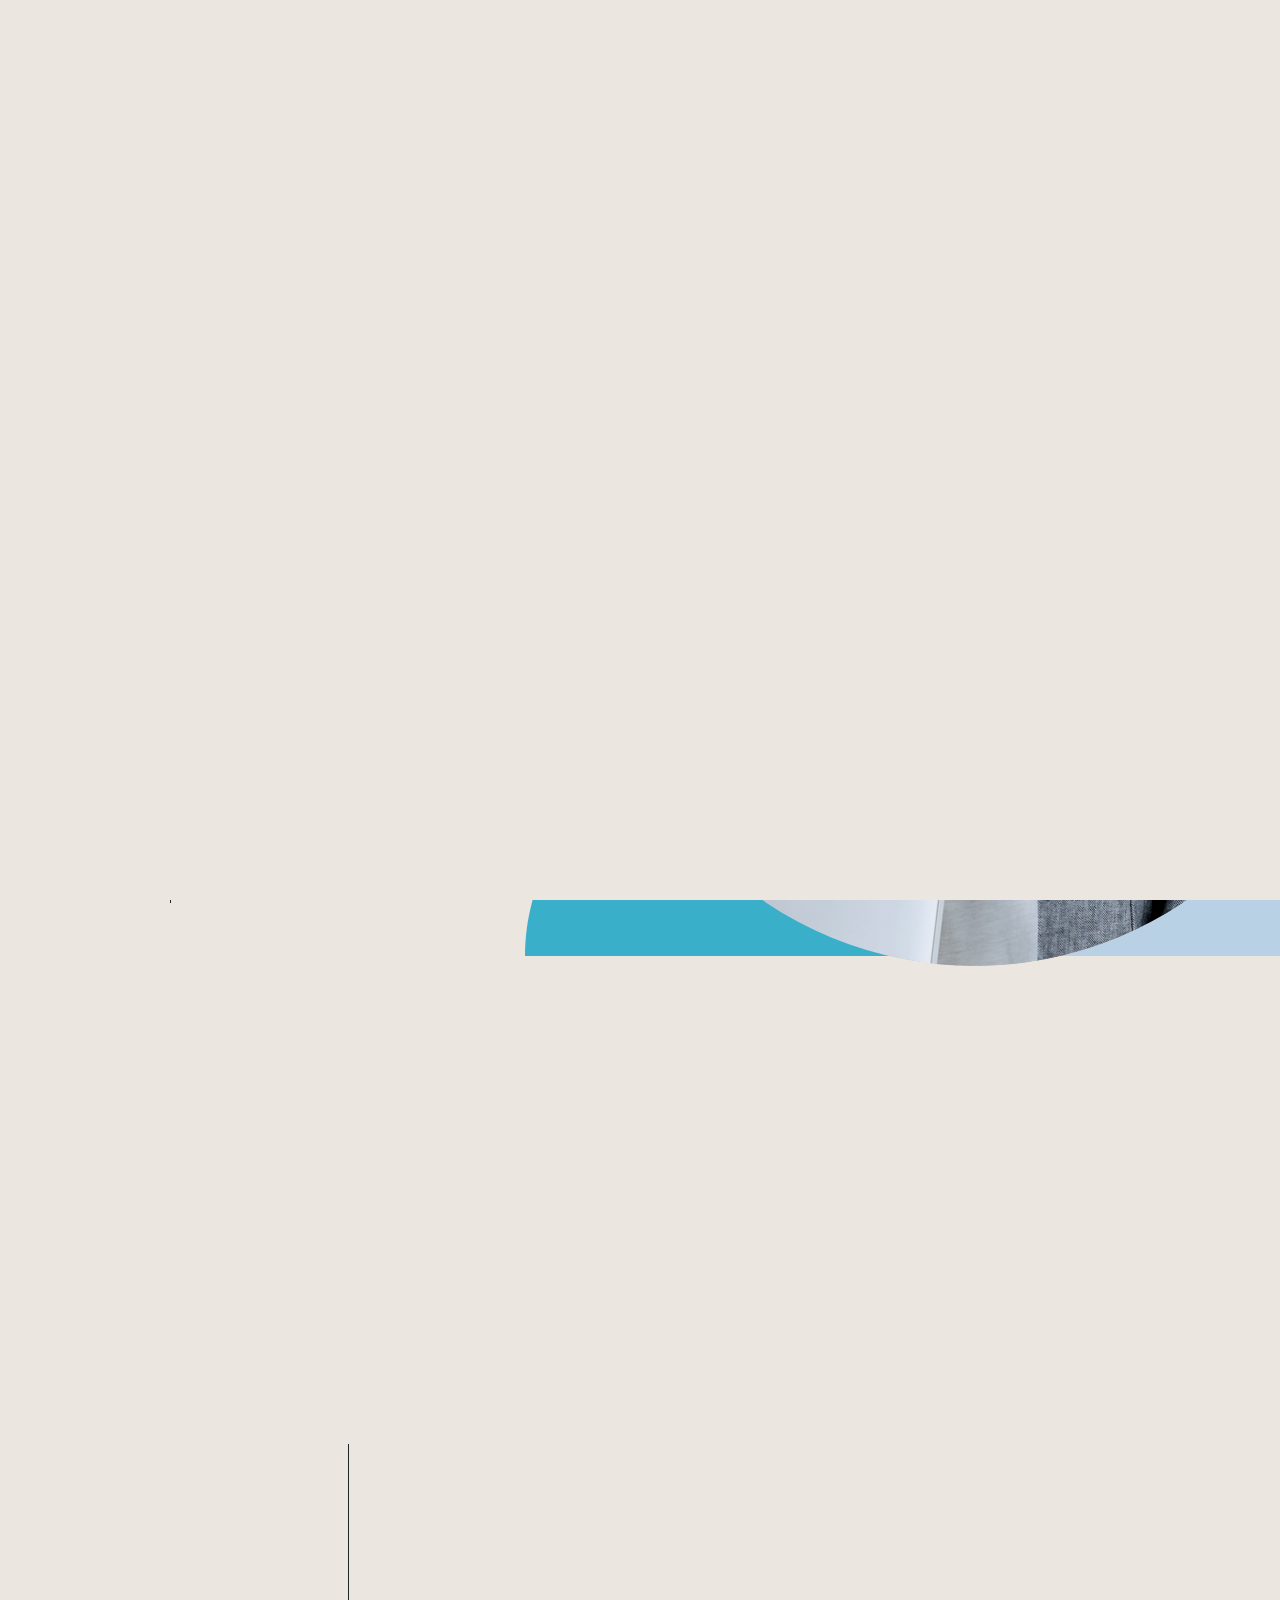
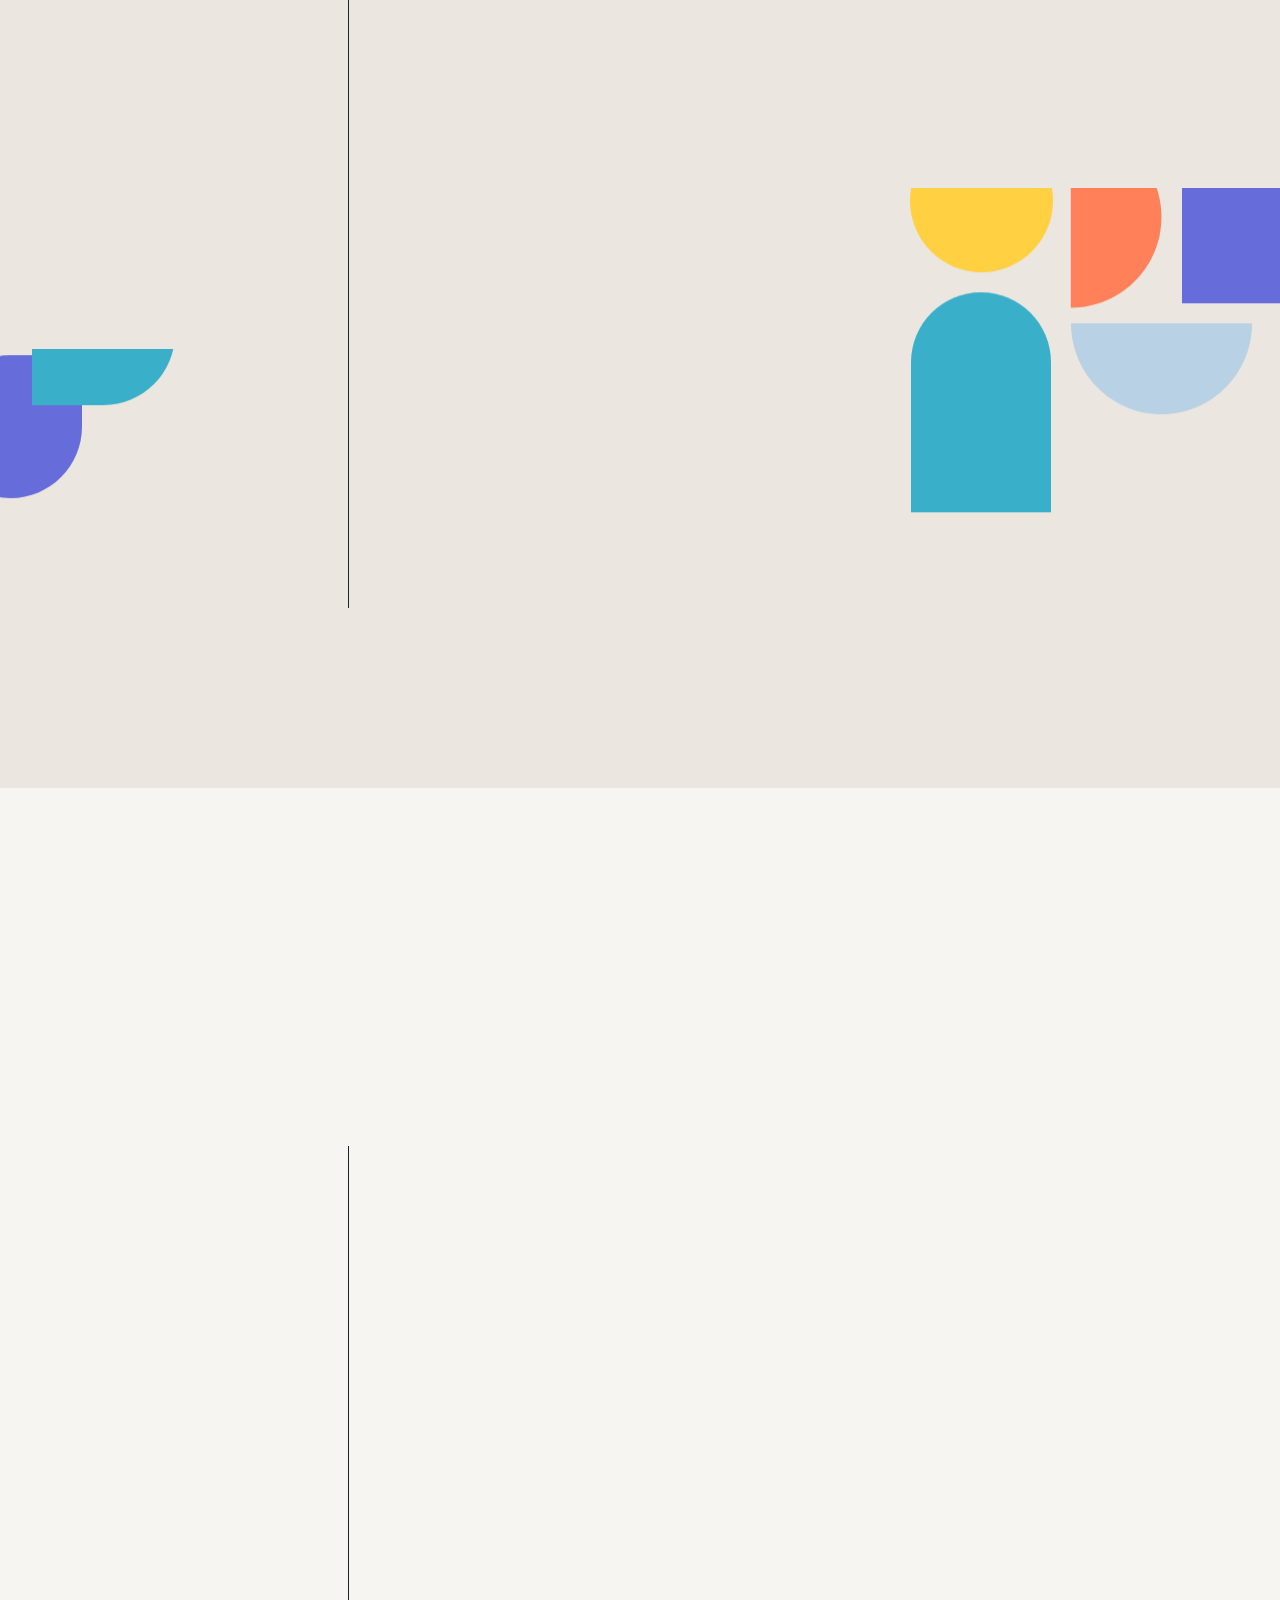
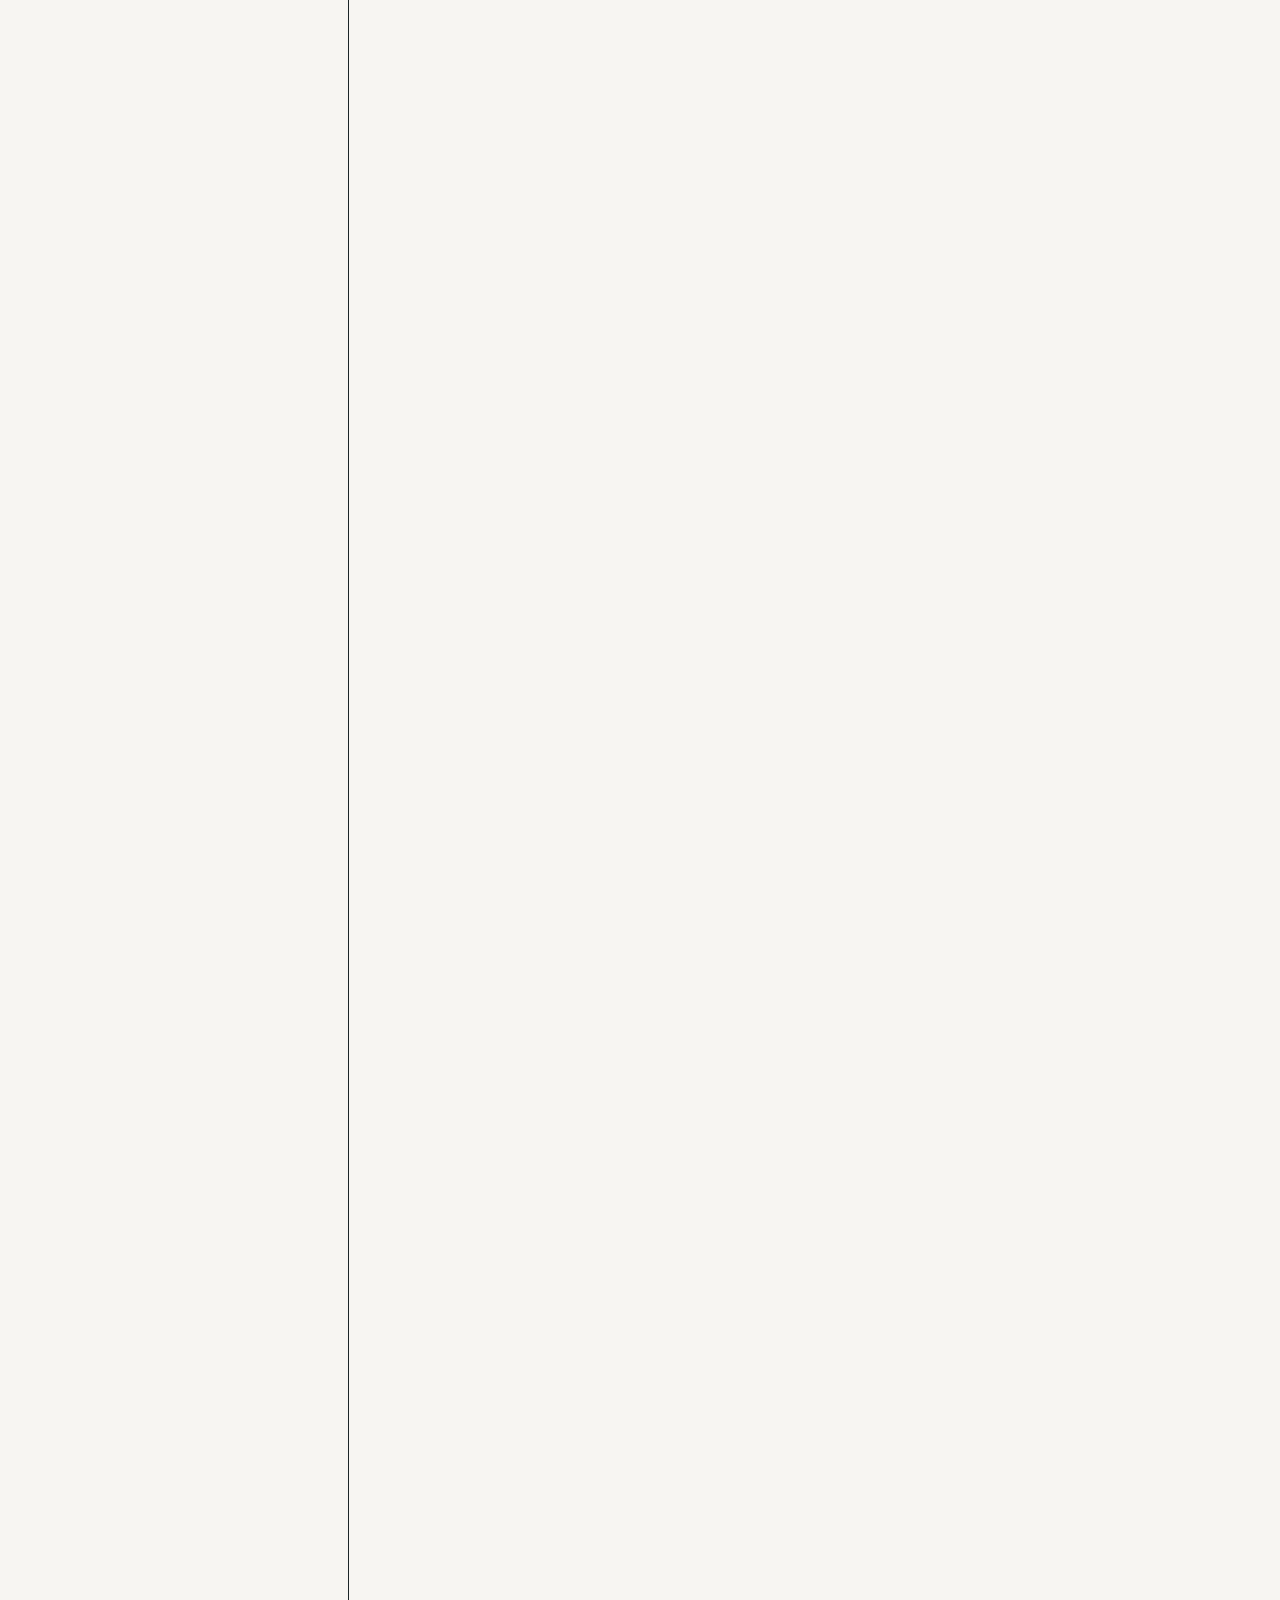
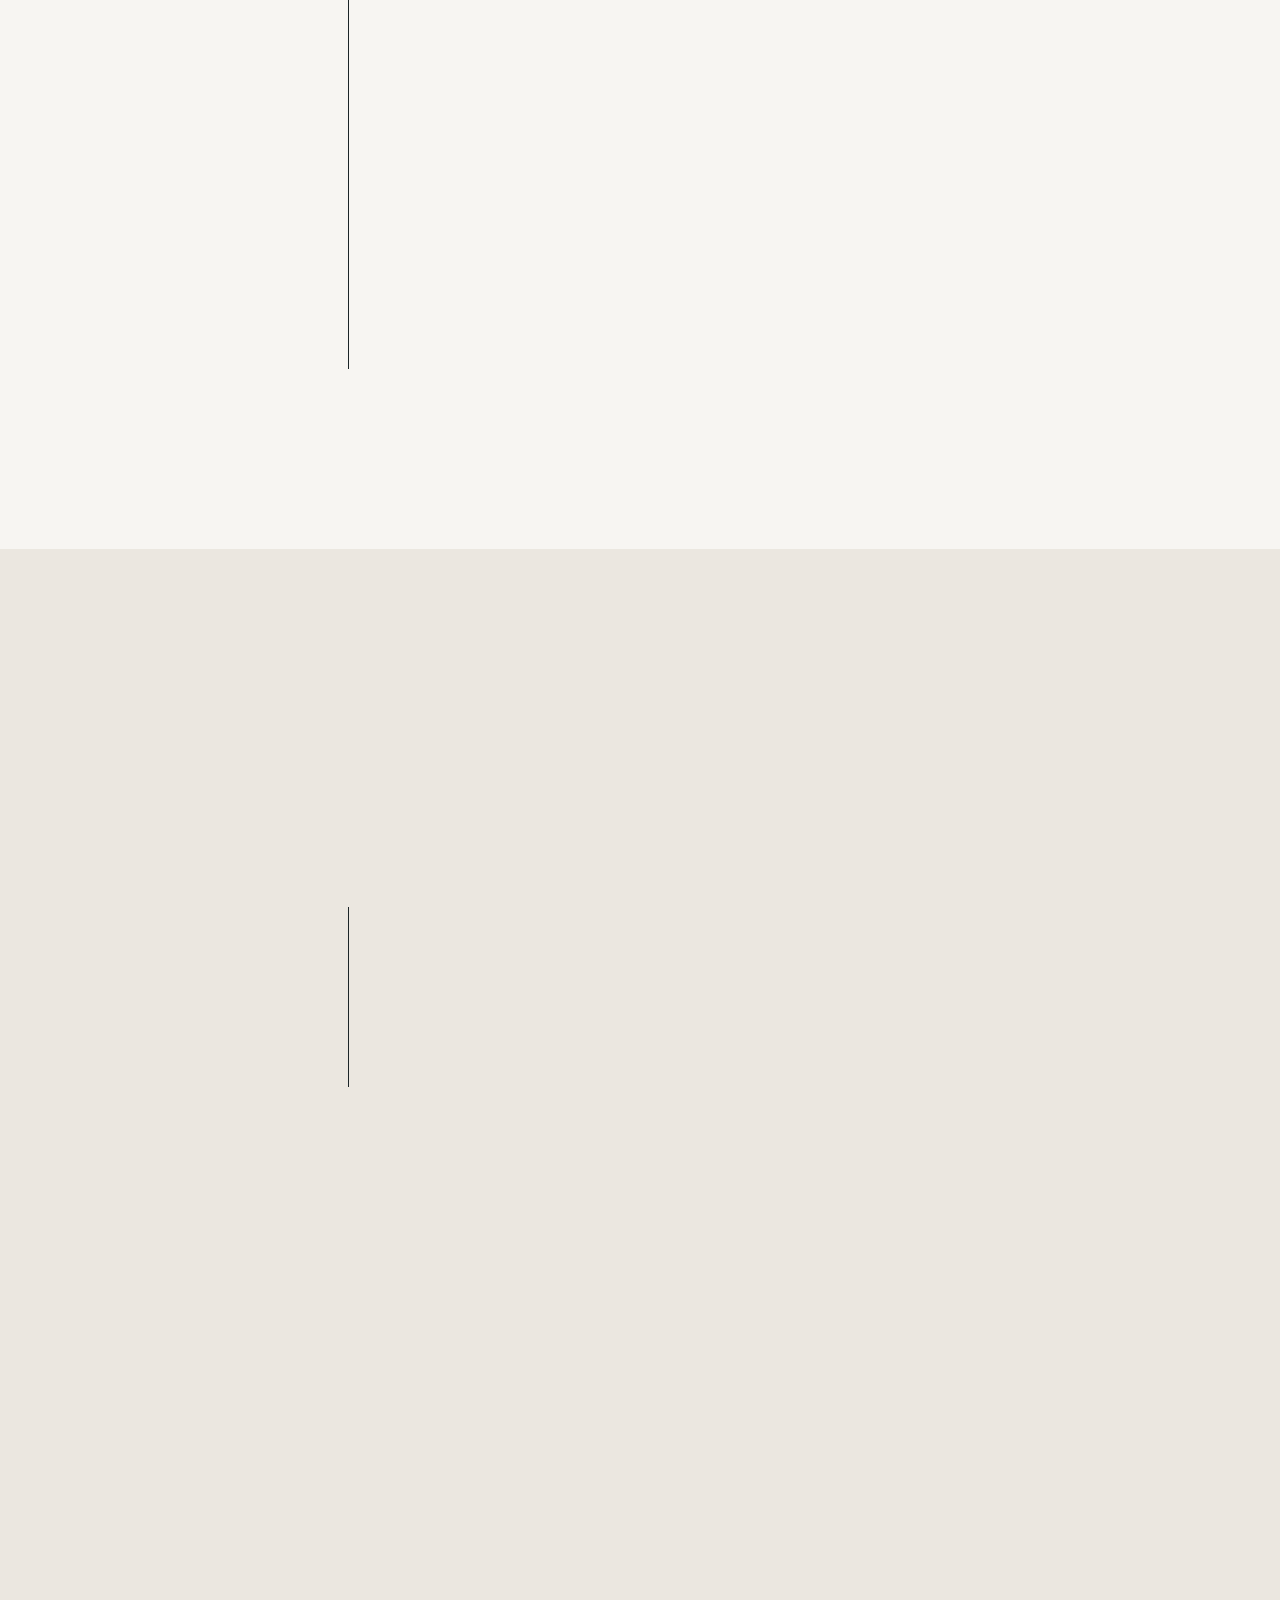
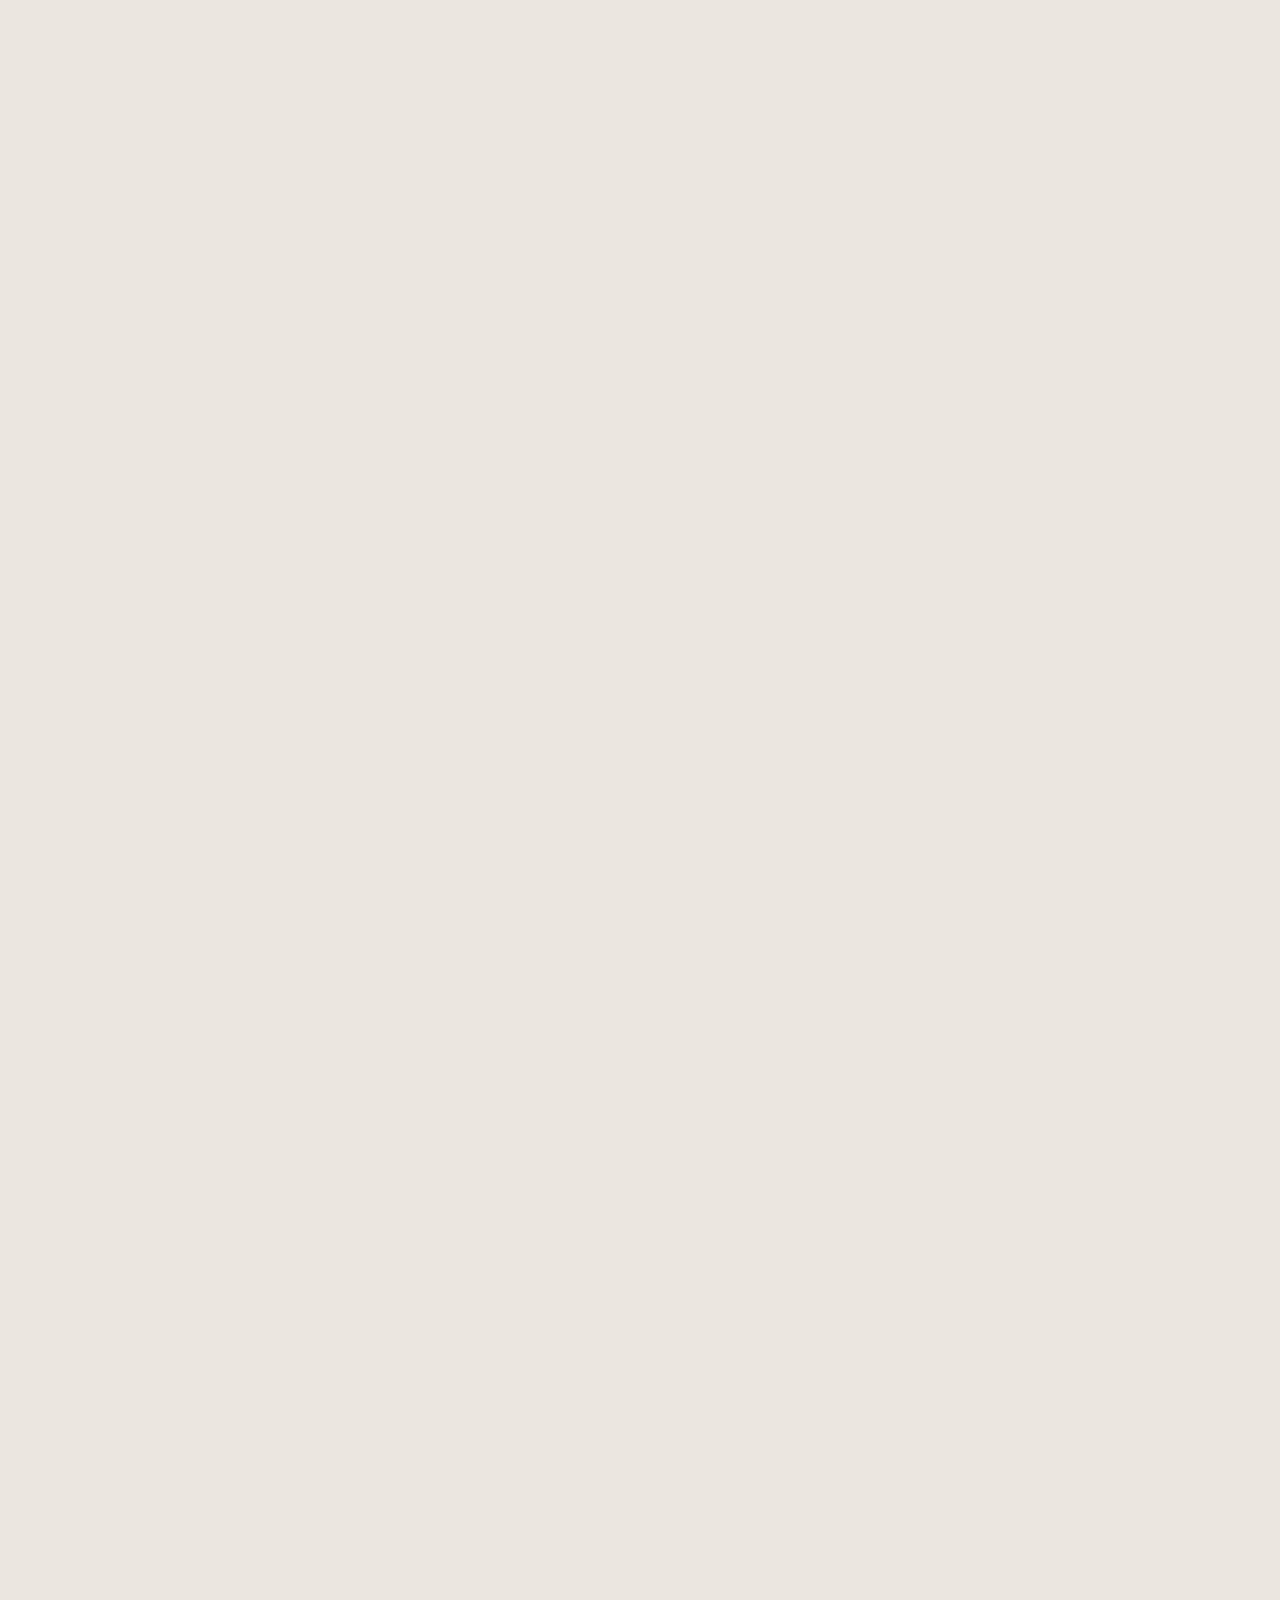
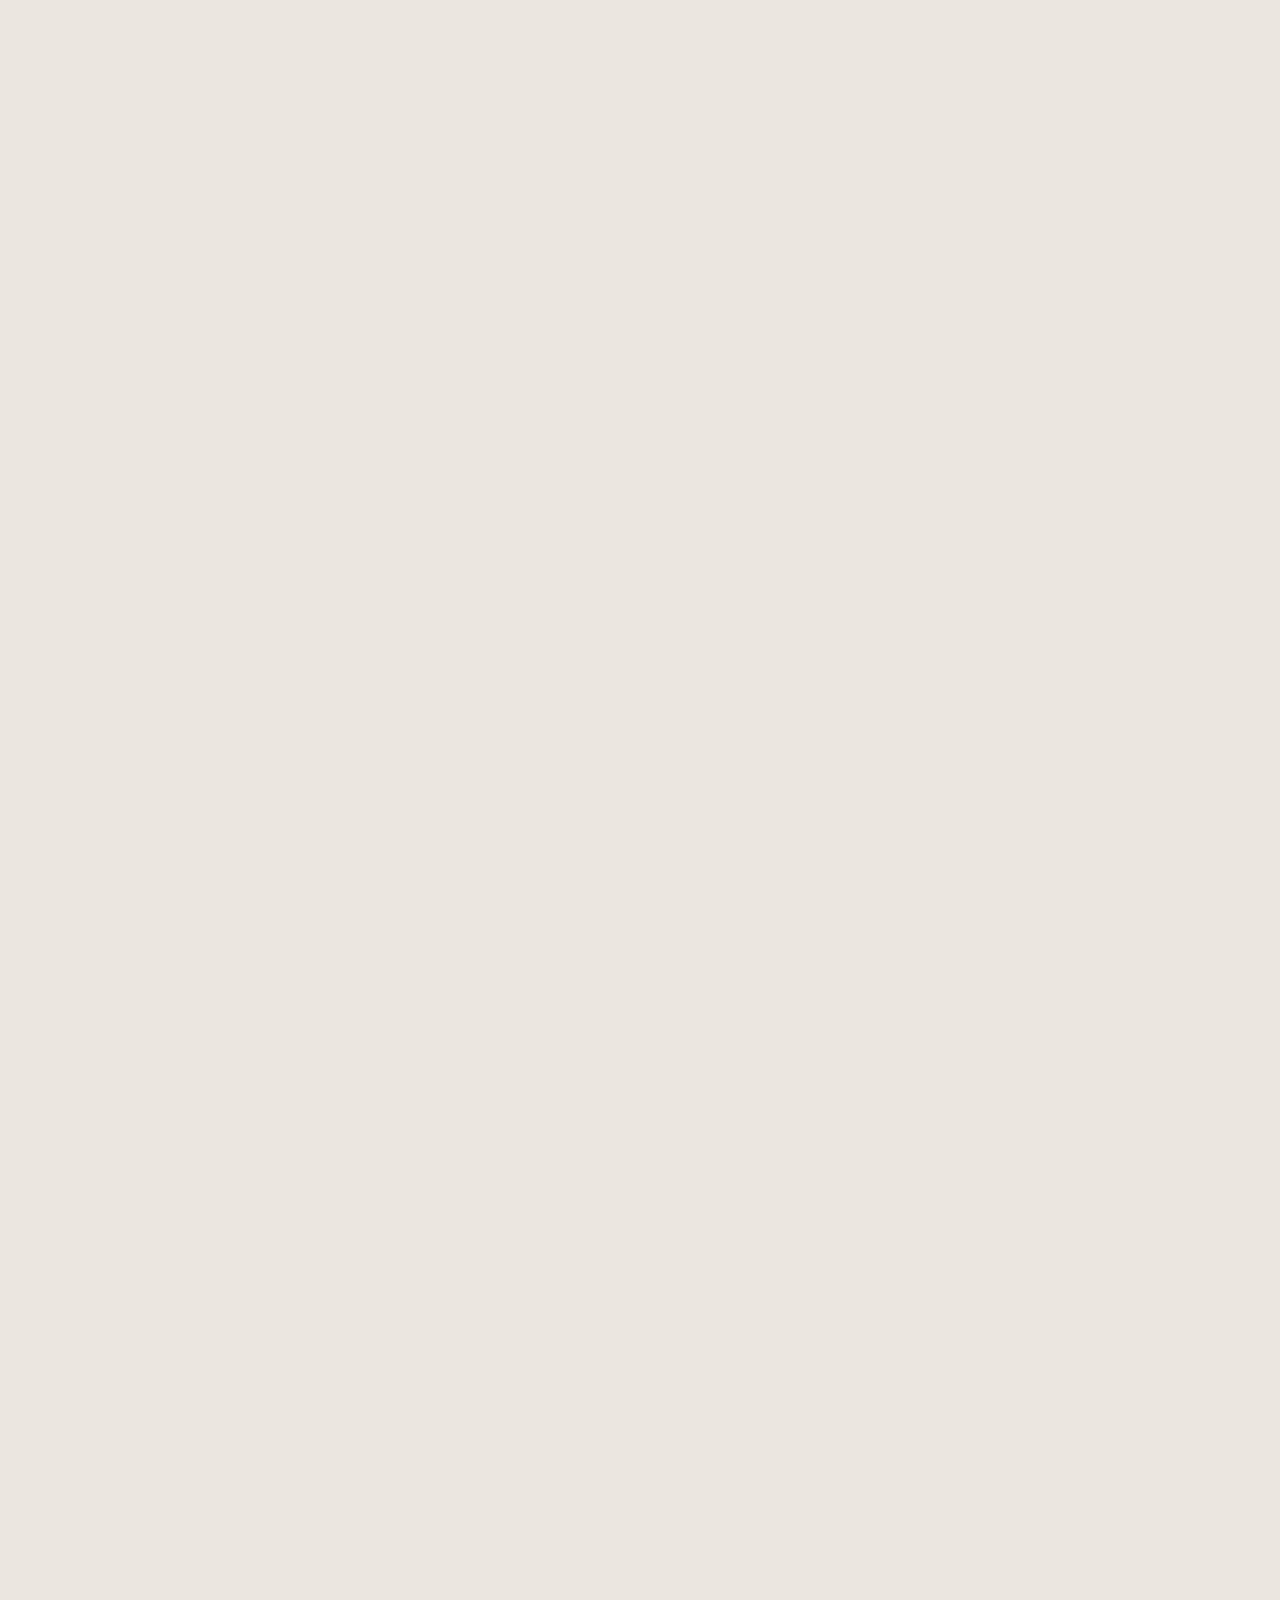
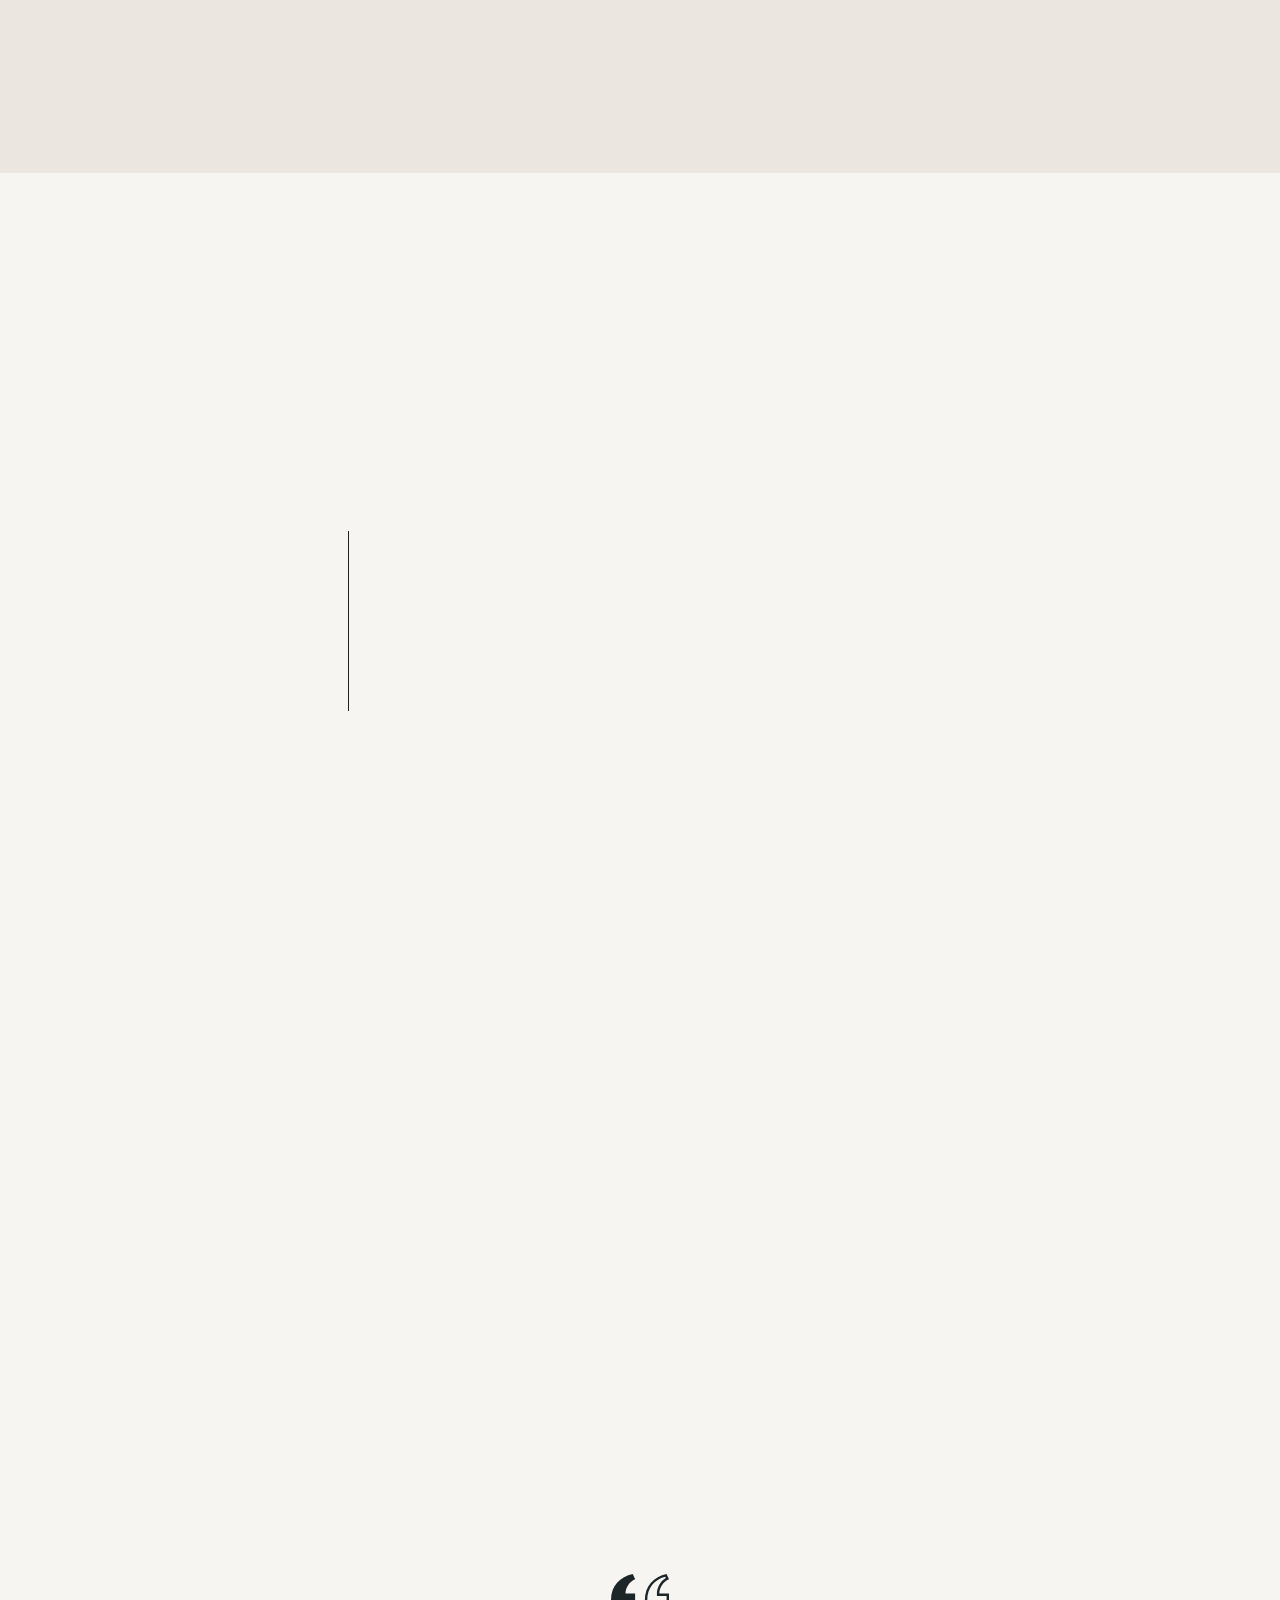
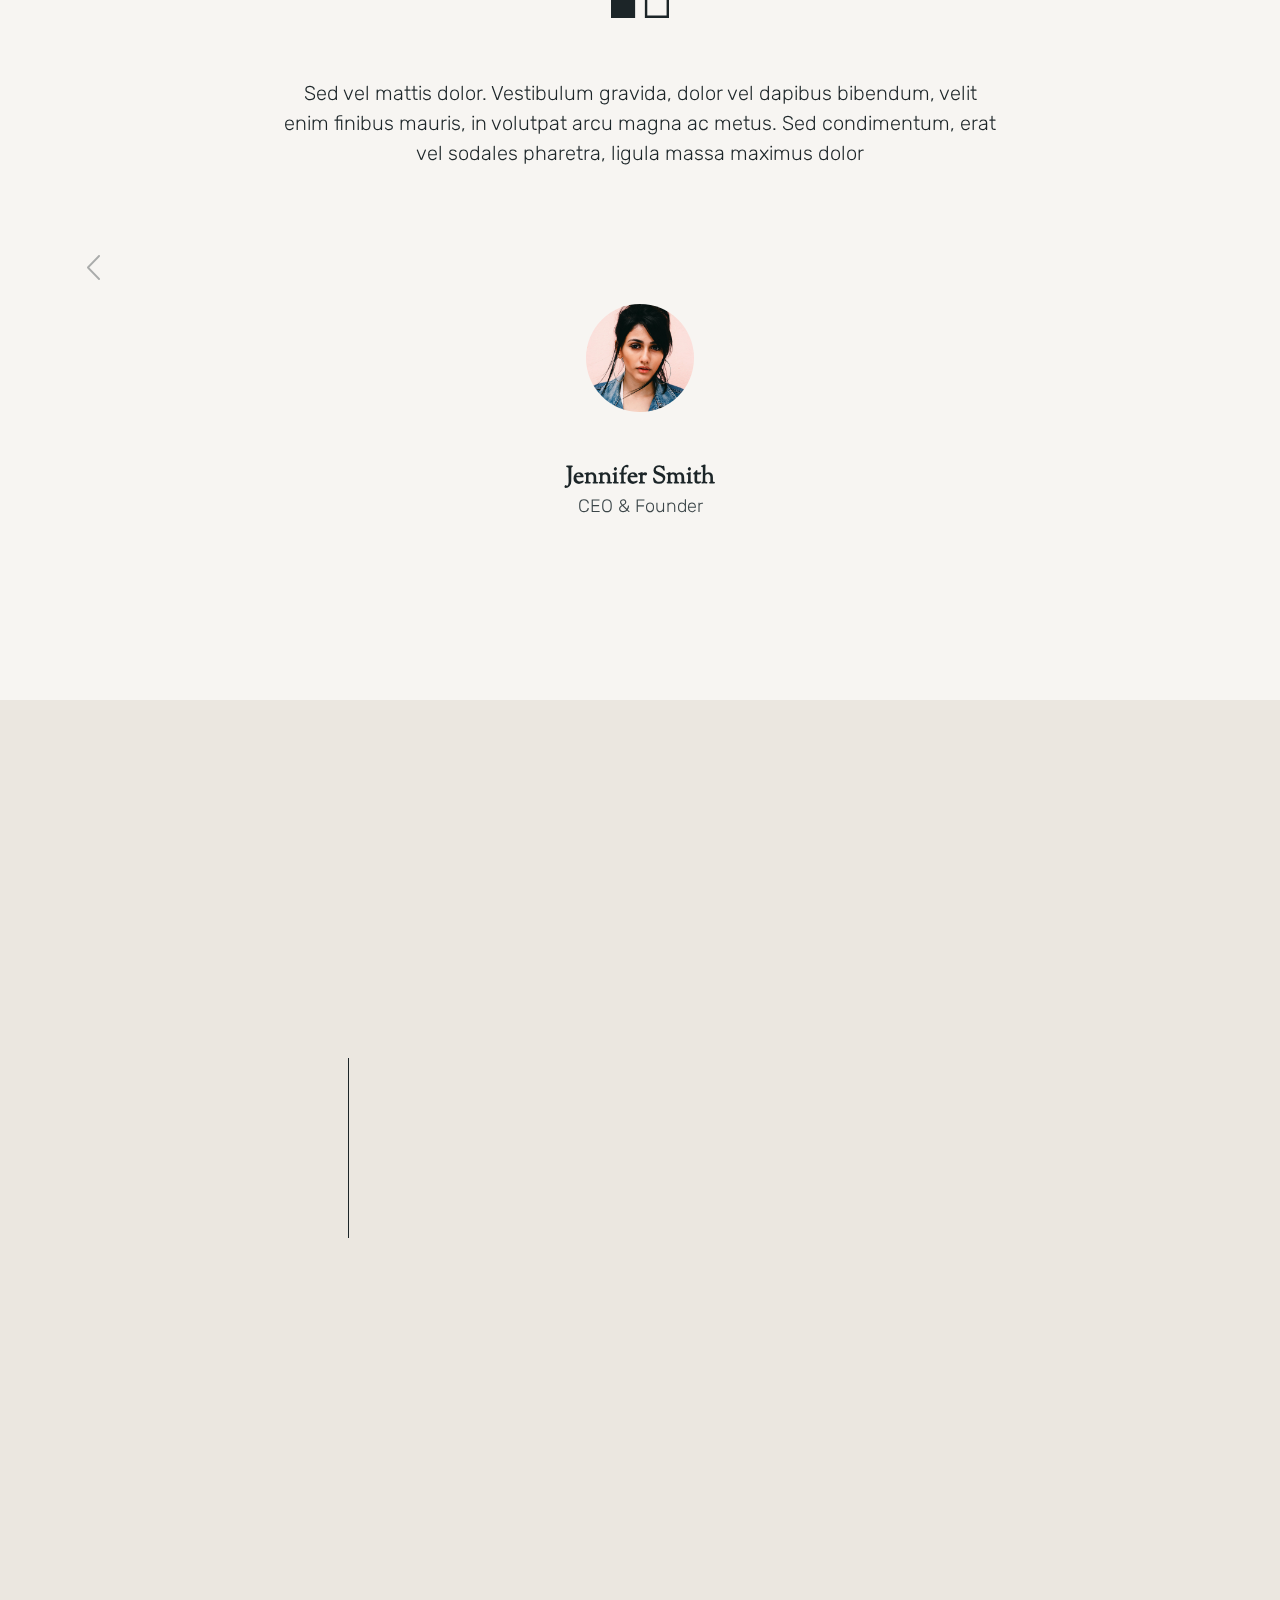
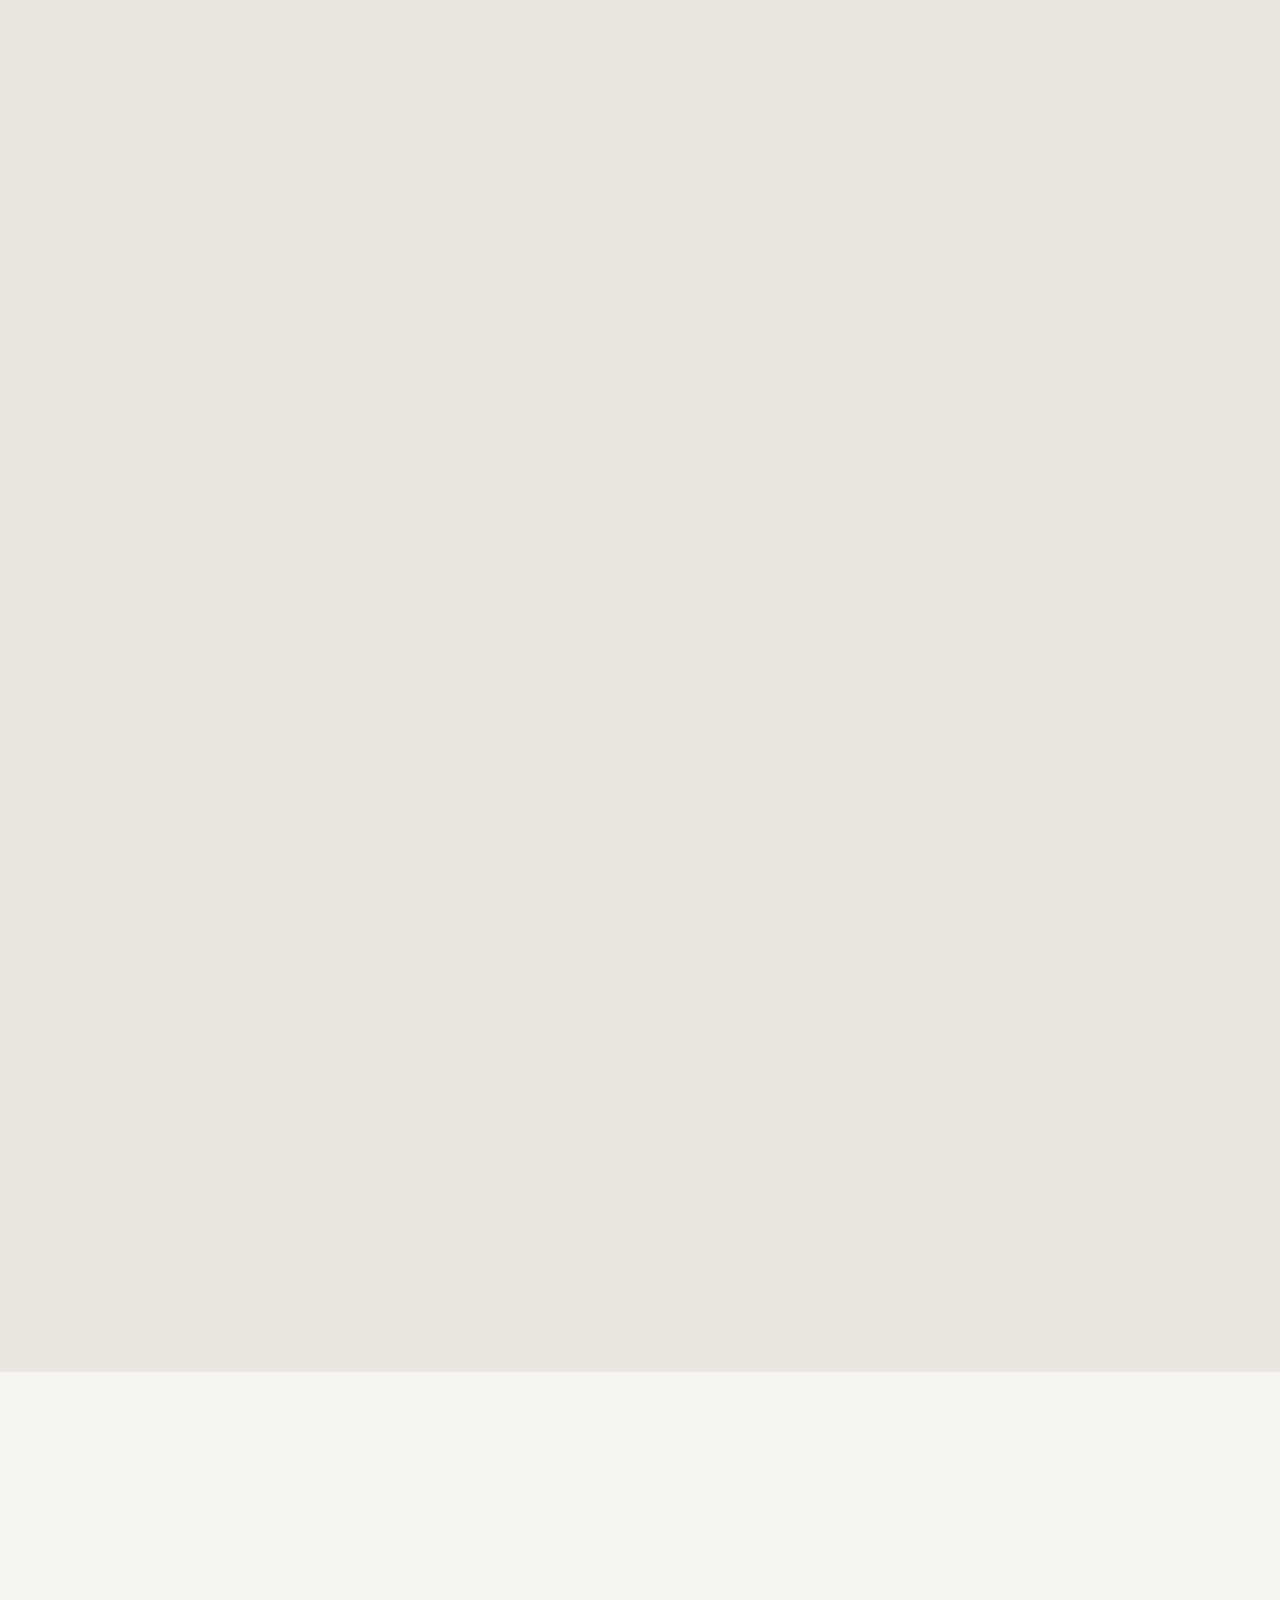
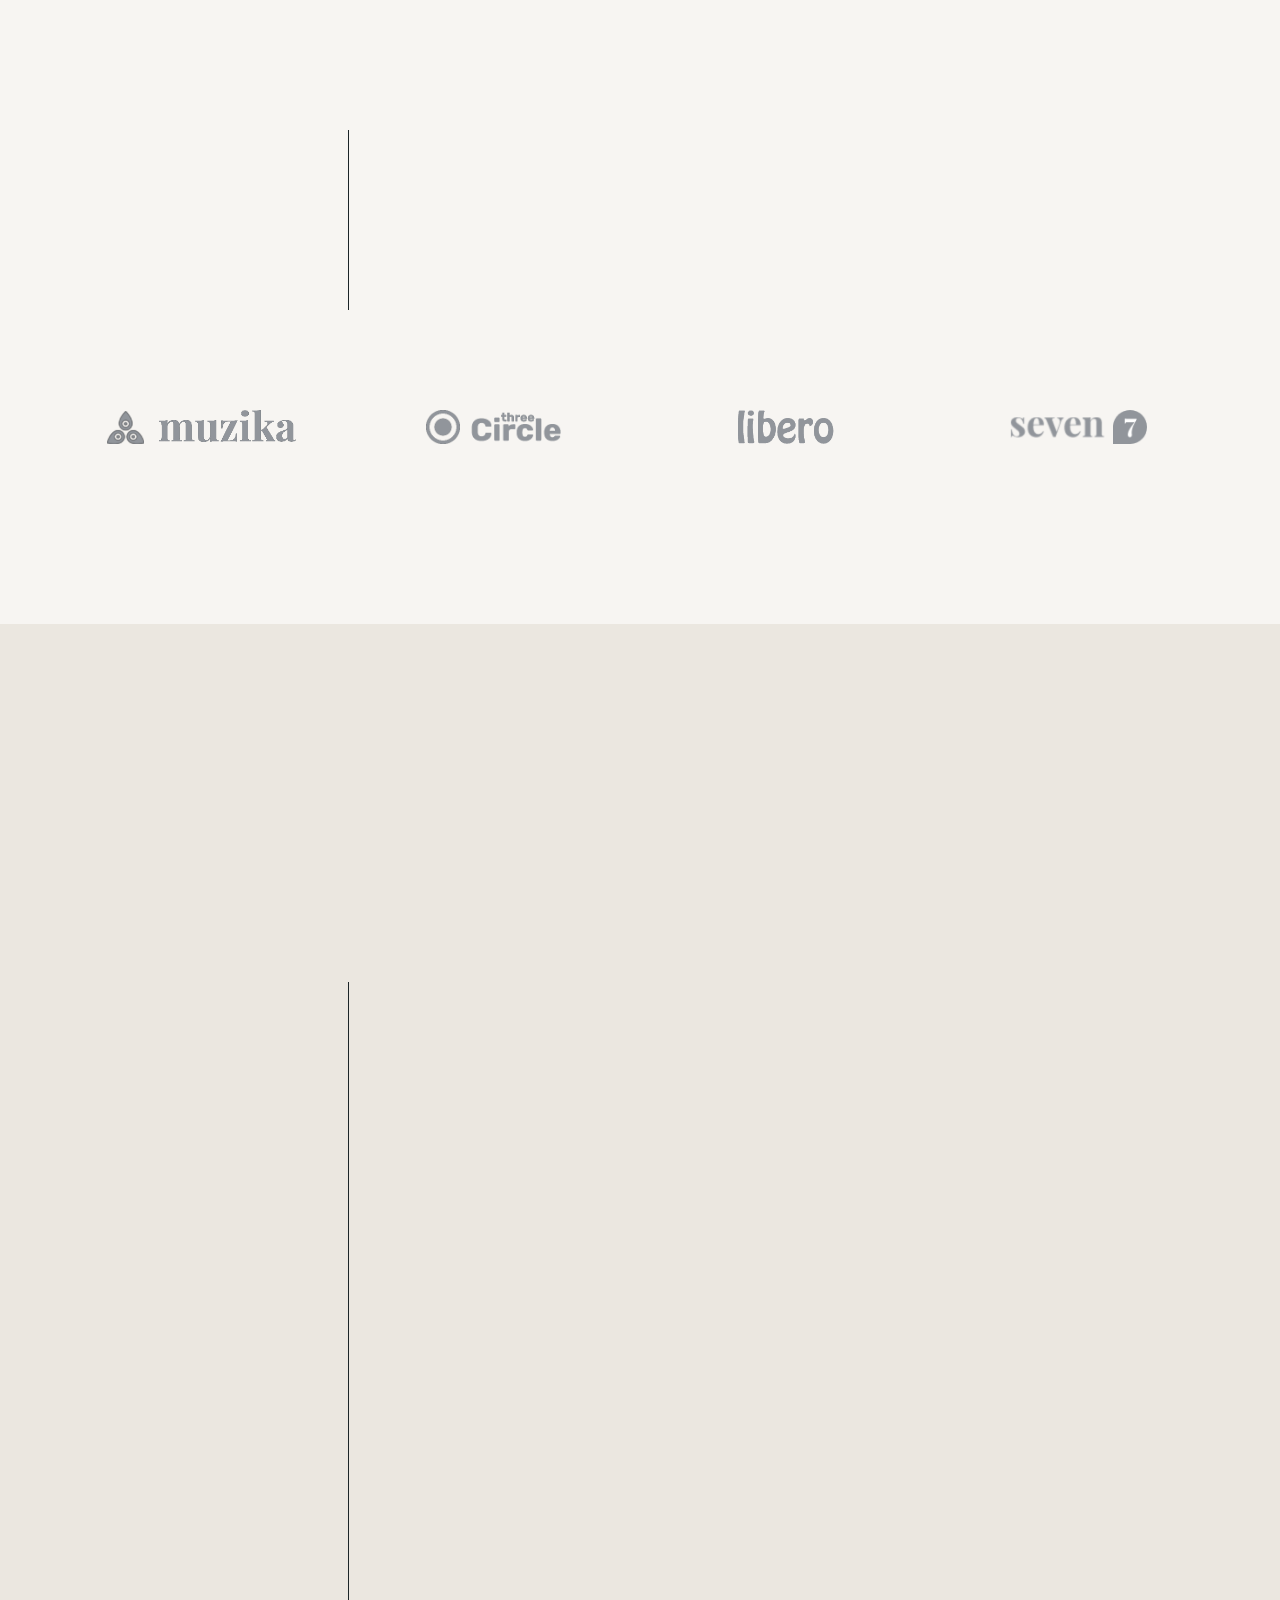
<file: bslthemes.com/html/ober/index04b9.html>
<!doctype html>
<html lang="en-US">

<!-- Mirrored from bslthemes.com/html/ober/?storefront=envato-elements by HTTrack Website Copier/3.x [XR&CO'2014], Tue, 25 Oct 2022 11:37:27 GMT -->
<head>

  <title>OBER - One Page Resume HTML Template</title>
  <meta http-equiv="Content-Type" content="text/html; charset=utf-8">
  <meta http-equiv="X-UA-Compatible" content="IE=edge">
  <meta name="viewport" content="width=device-width, initial-scale=1">
  <meta name="HandheldFriendly" content="true">
  <meta name="author" content="beshleyua" />

  <!-- Fonts -->
  <link rel="stylesheet" href="https://fonts.googleapis.com/css?family=Rubik%3A300%2C300i%2C400%2C400i%2C500%2C500i%2C600%2C600i%2C700%2C700i%2C800%2C800i%2C900%2C900i%7CSorts+Mill+Goudy&amp;display=swap" type="text/css" media="all" />
  <link rel="stylesheet" href="https://fonts.googleapis.com/css?family=Roboto%3A100%2C100italic%2C200%2C200italic%2C300%2C300italic%2C400%2C400italic%2C500%2C500italic%2C600%2C600italic%2C700%2C700italic%2C800%2C800italic%2C900%2C900italic%7CRoboto+Slab%3A100%2C100italic%2C200%2C200italic%2C300%2C300italic%2C400%2C400italic%2C500%2C500italic%2C600%2C600italic%2C700%2C700italic%2C800%2C800italic%2C900%2C900italic&amp;display=auto" type="text/css" media="all" />

  <!-- CSS STYLES -->
  <link rel="stylesheet" href="assets/css/vendors/bootstrap.css" type="text/css" media="all" />
  <link rel="stylesheet" href="assets/fonts/font-awesome/css/font-awesome.css" type="text/css" media="all" />
  <link rel="stylesheet" href="assets/css/vendors/magnific-popup.css" type="text/css" media="all" />
  <link rel="stylesheet" href="assets/css/vendors/splitting.css" type="text/css" media="all" />
  <link rel="stylesheet" href="assets/css/vendors/swiper.css" type="text/css" media="all" />
  <link rel="stylesheet" href="assets/css/vendors/animate.css" type="text/css" media="all" />
  <link rel="stylesheet" href="assets/css/main.css" type="text/css" media="all" />

  <!-- Favicon -->
	<link rel="shortcut icon" href="favicon.ico" type="image/x-icon">
	<link rel="icon" href="favicon.ico" type="image/x-icon">

  <script>
	  window.dataLayer = window.dataLayer || [];
	  function gtag(){dataLayer.push(arguments);}
	  gtag('js', new Date());

	  gtag('config', 'UA-125314689-11');
	</script>

</head>

<body class="home page light-skin">
	<div class="container-page ">

    <!-- Preloader -->
    <div class="preloader">
      <div class="centrize full-width">
        <div class="vertical-center">
          <div class="spinner-logo">
            <img src="assets/images/ober_logo.png" alt="" />
            <div class="spinner-dot"></div>
            <div class="spinner spinner-line"></div>
          </div>
        </div>
      </div>
    </div>

    <!-- Header -->
    <header class="header">
      <div class="header__builder">
        <div class="row">
          <div class="col-xs-4 col-sm-4 col-md-4 col-lg-4">

            <!-- logo -->
            <div class="logo">
              <a href="index.html">
                <img src="assets/images/ober_logo.png" alt="" />
              </a>
            </div>

          </div>
          <div class="col-xs-8 col-sm-8 col-md-8 col-lg-8 align-right">

            <!-- switcher btn -->
            <a href="#" class="switcher-btn">
              <span class="sw-before">
                <svg xmlns="http://www.w3.org/2000/svg" width="22.22" height="22.313" viewBox="0 0 22.22 22.313">
                  <path fill="#fff" d="M1752.49,105.511a5.589,5.589,0,0,0-3.94-1.655,5.466,5.466,0,0,0-3.94,1.655,5.61,5.61,0,0,0,3.94,9.566,5.473,5.473,0,0,0,3.94-1.653,5.643,5.643,0,0,0,1.65-3.957A5.516,5.516,0,0,0,1752.49,105.511Zm-1.06,6.85a4.1,4.1,0,0,1-5.76,0,4.164,4.164,0,0,1,0-5.788A4.083,4.083,0,0,1,1751.43,112.361Zm7.47-3.662h-2.27a0.768,0.768,0,0,0,0,1.536h2.27A0.768,0.768,0,0,0,1758.9,108.7Zm-10.35,8.12a0.777,0.777,0,0,0-.76.769v2.274a0.777,0.777,0,0,0,.76.767,0.786,0.786,0,0,0,.77-0.767v-2.274A0.786,0.786,0,0,0,1748.55,116.819Zm7.85-.531-1.62-1.624a0.745,0.745,0,0,0-1.06,0,0.758,0.758,0,0,0,0,1.063l1.62,1.625a0.747,0.747,0,0,0,1.06,0A0.759,0.759,0,0,0,1756.4,116.288ZM1748.55,98.3a0.777,0.777,0,0,0-.76.768v2.273a0.778,0.778,0,0,0,.76.768,0.787,0.787,0,0,0,.77-0.768V99.073A0.786,0.786,0,0,0,1748.55,98.3Zm7.88,3.278a0.744,0.744,0,0,0-1.06,0l-1.62,1.624a0.758,0.758,0,0,0,0,1.063,0.745,0.745,0,0,0,1.06,0l1.62-1.624A0.758,0.758,0,0,0,1756.43,101.583Zm-15.96,7.116h-2.26a0.78,0.78,0,0,0-.77.768,0.76,0.76,0,0,0,.77.768h2.26A0.768,0.768,0,0,0,1740.47,108.7Zm2.88,5.965a0.745,0.745,0,0,0-1.06,0l-1.62,1.624a0.759,0.759,0,0,0,0,1.064,0.747,0.747,0,0,0,1.06,0l1.62-1.625A0.758,0.758,0,0,0,1743.35,114.664Zm0-11.457-1.62-1.624a0.744,0.744,0,0,0-1.06,0,0.758,0.758,0,0,0,0,1.063l1.62,1.624a0.745,0.745,0,0,0,1.06,0A0.758,0.758,0,0,0,1743.35,103.207Z" transform="translate(-1737.44 -98.313)"/>
                </svg>
              </span>
              <span class="sw-after">
                <svg xmlns="http://www.w3.org/2000/svg" width="23" height="23" viewBox="0 0 23 23">
                  <path fill="#fff" d="M1759.46,111.076a0.819,0.819,0,0,0-.68.147,8.553,8.553,0,0,1-2.62,1.537,8.167,8.167,0,0,1-2.96.531,8.655,8.655,0,0,1-8.65-8.682,9.247,9.247,0,0,1,.47-2.864,8.038,8.038,0,0,1,1.42-2.54,0.764,0.764,0,0,0-.12-1.063,0.813,0.813,0,0,0-.68-0.148,11.856,11.856,0,0,0-6.23,4.193,11.724,11.724,0,0,0,1,15.387,11.63,11.63,0,0,0,19.55-5.553A0.707,0.707,0,0,0,1759.46,111.076Zm-4.5,6.172a10.137,10.137,0,0,1-14.29-14.145,10.245,10.245,0,0,1,3.38-2.836c-0.14.327-.29,0.651-0.41,1.006a9.908,9.908,0,0,0-.56,3.365,10.162,10.162,0,0,0,10.15,10.189,9.776,9.776,0,0,0,3.49-.62,11.659,11.659,0,0,0,1.12-.473A10.858,10.858,0,0,1,1754.96,117.248Z" transform="translate(-1737 -98)"/>
                </svg>
              </span>
            </a>

            <!-- menu btn -->
            <a href="#" class="menu-btn"><span></span></a>

          </div>
        </div>
      </div>

      <!-- Menu Full Overlay -->
      <div class="menu-full-overlay">
        <div class="menu-full-container">
          <div class="container">
            <div class="row">
              <div class="col-xs-12 col-sm-12 col-md-12 col-lg-10 offset-1">

                <!-- menu full -->
                <div class="menu-full">
                  <ul class="menu-full">
                    <li class="menu-item">
                      <a class="splitting-text-anim-2" data-splitting="chars" href="index-2.html#about-section">About</a>
                    </li>
                    <li class="menu-item">
                      <a class="splitting-text-anim-2" data-splitting="chars" href="index-2.html#resume-section">Resume</a>
                    </li>
                    <li class="menu-item">
                      <a class="splitting-text-anim-2" data-splitting="chars" href="index-2.html#works-section">Works</a>
                    </li>
                    <li class="menu-item">
                      <a class="splitting-text-anim-2" data-splitting="chars" href="index-2.html#pricing-section">Pricing</a>
                    </li>
                    <li class="menu-item">
                      <a class="splitting-text-anim-2" data-splitting="chars" href="index-2.html#blog-section">Blog</a>
                    </li>
                    <li class="menu-item">
                      <a class="splitting-text-anim-2" data-splitting="chars" href="index-2.html#contact-section">Contact</a>
                    </li>
                    <li class="menu-item menu-item-has-children has-children">
                      <a class="splitting-text-anim-2" data-splitting="chars">Pages</a>
                      <ul class="sub-menu">
                        <li class="menu-item"><a class="splitting-text-anim-1" data-splitting="chars" href="works.html">Works (grid)</a></li>
                        <li class="menu-item"><a class="splitting-text-anim-1" data-splitting="chars" href="works-list.html">Works (list)</a></li>
                        <li class="menu-item"><a class="splitting-text-anim-1" data-splitting="chars" href="work-single.html">Work Single Page</a></li>
                        <li class="menu-item"><a class="splitting-text-anim-1" data-splitting="chars" href="blog.html">Blog Posts</a></li>
                        <li class="menu-item"><a class="splitting-text-anim-1" data-splitting="chars" href="blog-single.html">Blog Single Post</a></li>
                      </ul>
                    </li>
                  </ul>
                </div>

              </div>
            </div>
          </div>
        </div>

        <!-- social -->
        <div class="menu-social-links">
          <a href="http://dribbble.com/" target="blank" class="scrolla-element-anim-1" title="dribbble">
            <i class="fab fa-dribbble"></i>
          </a>
          <a href="http://twitter.com/" target="blank" class="scrolla-element-anim-1" title="twitter">
            <i class="fab fa-twitter"></i>
          </a>
          <a href="http://behance.com/" target="blank" class="scrolla-element-anim-1" title="behance">
            <i class="fab fa-behance"></i>
          </a>
        </div>

      </div>

    </header>

		<!-- Wrapper -->
		<div class="wrapper">

      <!-- Section -->
      <section class="section section-started">
        <div class="container">

          <!-- Hero Started -->
          <div class="hero-started">
            <div class="slide scrolla-element-anim-1 scroll-animate" data-animate="active">
              <img src="assets/images/profile.png" alt="" />
              <span class="circle circle-1">
                <svg xmlns="http://www.w3.org/2000/svg" xmlns:xlink="http://www.w3.org/1999/xlink" width="749px" height="375px"><path fill-rule="evenodd" fill="#ff8059" d="M749.000,0.000 C749.000,206.786 581.459,374.514 374.608,374.514 C167.758,374.514 -0.000,206.786 -0.000,0.000 "/></svg>
              </span>
              <span class="circle circle-2">
                <svg xmlns="http://www.w3.org/2000/svg" xmlns:xlink="http://www.w3.org/1999/xlink" width="416px" height="209px"><path fill-rule="evenodd"  fill="#3aafc9" d="M-0.000,209.000 C-0.000,94.252 93.051,0.745 207.835,0.745 C322.619,0.745 416.000,94.252 416.000,209.000 "/></svg>
              </span>
              <span class="circle circle-3">
                <svg xmlns="http://www.w3.org/2000/svg" xmlns:xlink="http://www.w3.org/1999/xlink" width="416px" height="209px"><path fill-rule="evenodd"  fill="#b9d1e4" d="M-0.000,209.000 C-0.000,94.252 93.051,0.745 207.835,0.745 C322.619,0.745 416.000,94.252 416.000,209.000 "/></svg>
              </span>
              <span class="circle circle-4">
                <svg  xmlns="http://www.w3.org/2000/svg" xmlns:xlink="http://www.w3.org/1999/xlink" width="121px" height="241px"><path fill-rule="evenodd"  fill="#676cdb" d="M0.000,0.000 C66.624,0.000 120.402,54.096 120.402,120.733 C120.402,187.371 66.624,241.000 0.000,241.000 "/></svg>
              </span>
              <span class="circle circle-5">
                <svg  xmlns="http://www.w3.org/2000/svg" xmlns:xlink="http://www.w3.org/1999/xlink" width="232px" height="117px"><path fill-rule="evenodd"  fill="rgb(255, 208, 65)" d="M232.000,0.000 C232.000,64.151 180.376,116.580 116.238,116.580 C52.100,116.580 0.000,64.151 0.000,0.000 "/></svg>
              </span>
            </div>
            <div class="content">
              <div class="titles">
                <div class="subtitle splitting-text-anim-2 scroll-animate" data-splitting="chars" data-animate="active">
                  UI UX DESIGNER
                </div>
                <h2 class="title splitting-text-anim-1 scroll-animate" data-splitting="chars" data-animate="active">
                  Federico <br>Ober
                </h2>
              </div>
              <div class="description scrolla-element-anim-1 scroll-animate" data-animate="active">
                <p>
                  I"m a UI/UX Designer based in NewYork and enjoy playing with colors. I love travelling, photography &amp; music.
                </p>
                <div class="social-links">
                  <a target="_blank" rel="nofollow" href="#">
                    <i aria-hidden="true" class="fab fa-twitter"></i>
                  </a>
                  <a target="_blank" rel="nofollow" href="#">
                    <i aria-hidden="true" class="fab fa-dribbble"></i>
                  </a>
                  <a target="_blank" rel="nofollow" href="#">
                    <i aria-hidden="true" class="fab fa-behance"></i>
                  </a>
                </div>
              </div>
            </div>
            <div class="info-list">
              <ul>
                <li class="scrolla-element-anim-1 scroll-animate" data-animate="active">
                  Born in <strong>NewYork</strong>
                </li>
                <li class="scrolla-element-anim-1 scroll-animate" data-animate="active">
                  Experience <strong>7+ Years</strong>
                </li>
                <li class="scrolla-element-anim-1 scroll-animate" data-animate="active">
                  Date of Birth <strong>27 June 1992</strong>
                </li>
              </ul>
            </div>
          </div>

        </div>
      </section>

      <section class="section section-bg section-parallax-1" id="about-section">
        <div class="container">

          <!-- Section Heading -->
          <div class="m-titles">
            <h2 class="m-title splitting-text-anim-1 scroll-animate" data-splitting="chars" data-animate="active">
              About Me
            </h2>
          </div>

          <div class="row row-custom">
            <div class="col-xs-12 col-sm-12 col-md-3 col-lg-3 align-right">

              <!-- Section numbers -->
              <div class="numbers-items">
                <div class="numbers-item scrolla-element-anim-1 scroll-animate" data-animate="active">
                  <div class="icon">
                    <i aria-hidden="true" class="far fa-check-circle"></i>
                  </div>
                  <div class="num">124</div>
                  <div class="title">Completed <br>Project</div>
                </div>
                <div class="numbers-item scrolla-element-anim-1 scroll-animate" data-animate="active">
                  <div class="icon">
                    <i aria-hidden="true" class="far fa-smile-beam"></i>
                  </div>
                  <div class="num">65</div>
                  <div class="title">Happy <br>Clients</div>
                </div>
                <div class="numbers-item scrolla-element-anim-1 scroll-animate" data-animate="active">
                  <div class="icon">
                    <i aria-hidden="true" class="far fa-gem"></i>
                  </div>
                  <div class="num">18</div>
                  <div class="title">Awards <br>Won</div>
                </div>
              </div>

            </div>
            <div class="col-xs-12 col-sm-12 col-md-9 col-lg-9 vertical-line">

              <!-- Section Profile -->
              <div class="profile-box">
                <div class="text scrolla-element-anim-1 scroll-animate" data-animate="active">
                  <p>
                    My name is Federico Ober. I have been studying UI UX Design since October 2020. I like creating
                    a cool design project.</p><p>Donec imperdiet risus at tortor consequat maximus et eget magna.
                    Cras ornare sagittis augue, id sollicitudin justo tristique ut. Nullam ex enim, euismod vel
                    bibendum ultrices, fringilla vel eros. Donec euismod leo lectus, et euismod metus euismod sed.
                    Quisque quis suscipit ipsum, at pellentesque velit. Duis a congue sem.
                  </p>
                  <p>
                    In sed dolor ut ligula malesuada sollicitudin. Morbi iaculis convallis arcu, nec maximus tellus
                    sodales in. Curabitur blandit enim at nisl lobortis, non pretium enim hendrer
                  </p>
                  <a href="#contact-section" class="btn scrolla-element-anim-1 scroll-animate" data-animate="active">Contact Me</a>
                  <div class="signature scrolla-element-anim-1 scroll-animate" data-animate="active">
                    <img src="assets/images/signature.png" alt="" />
                  </div>
                </div>
              </div>

            </div>
          </div>

        </div>
      </section>

      <section class="section section-parallax-2" id="resume-section">
        <div class="container">

          <!-- Section Heading -->
          <div class="m-titles">
            <h2 class="m-title splitting-text-anim-1 scroll-animate" data-splitting="chars" data-animate="active">
              My Resume
            </h2>
          </div>

          <div class="row row-custom">
            <div class="col-xs-12 col-sm-12 col-md-3 col-lg-3">
            </div>
            <div class="col-xs-12 col-sm-12 col-md-9 col-lg-9 vertical-line">

              <!-- Description -->
              <div class="text scrolla-element-anim-1 scroll-animate" data-animate="active">
                <p>
                  Talented UX designer with 7+ years of experience, seeking to elevate UI/UX at ABC, Inc.
                  As Lead UI/UX Head completed project before dead line. ittis augue, id sollicitudin justo
                  tristique ut. Nullam ex enim, euismod vel bibendum ultrices, fringilla vel eros. Donec euism
                  od leo um, at pellentesque velituis a congue sem.
                </p>
              </div>

              <!-- Skills -->
              <div class="skills-items">
                <div class="p-title scrolla-element-anim-1 scroll-animate" data-animate="active">SKILLS</div>
                <div class="skills-item scrolla-element-anim-1 scroll-animate" data-animate="active">
                  <div class="name">Photoshop</div>
                  <div class="dots dots-90">
                    <div class="dots-row">
                      <div class="dot"></div>
                      <div class="dot"></div>
                      <div class="dot"></div>
                      <div class="dot"></div>
                      <div class="dot"></div>
                      <div class="dot"></div>
                      <div class="dot"></div>
                      <div class="dot"></div>
                      <div class="dot"></div>
                      <div class="dot"></div>
                    </div>
                  </div>
                  <div class="value"><span class="num">90%</span></div>
                </div>
                <div class="skills-item scrolla-element-anim-1 scroll-animate" data-animate="active">
                  <div class="name">WordPress</div>
                  <div class="dots dots-60">
                    <div class="dots-row">
                      <div class="dot"></div>
                      <div class="dot"></div>
                      <div class="dot"></div>
                      <div class="dot"></div>
                      <div class="dot"></div>
                      <div class="dot"></div>
                      <div class="dot"></div>
                      <div class="dot"></div>
                      <div class="dot"></div>
                      <div class="dot"></div>
                    </div>
                  </div>
                  <div class="value"><span class="num">60%</span></div>
                </div>
                <div class="skills-item scrolla-element-anim-1 scroll-animate" data-animate="active">
                  <div class="name">HTML</div>
                  <div class="dots dots-80">
                    <div class="dots-row">
                      <div class="dot"></div>
                      <div class="dot"></div>
                      <div class="dot"></div>
                      <div class="dot"></div>
                      <div class="dot"></div>
                      <div class="dot"></div>
                      <div class="dot"></div>
                      <div class="dot"></div>
                      <div class="dot"></div>
                      <div class="dot"></div>
                    </div>
                  </div>
                  <div class="value"><span class="num">80%</span></div>
                </div>
                <div class="skills-item scrolla-element-anim-1 scroll-animate" data-animate="active">
                  <div class="name">Java</div>
                  <div class="dots dots-50">
                    <div class="dots-row">
                      <div class="dot"></div>
                      <div class="dot"></div>
                      <div class="dot"></div>
                      <div class="dot"></div>
                      <div class="dot"></div>
                      <div class="dot"></div>
                      <div class="dot"></div>
                      <div class="dot"></div>
                      <div class="dot"></div>
                      <div class="dot"></div>
                    </div>
                  </div>
                  <div class="value"><span class="num">50%</span></div>
                </div>
                <div class="skills-item scrolla-element-anim-1 scroll-animate" data-animate="active">
                  <div class="name">jQuery</div>
                  <div class="dots dots-70">
                    <div class="dots-row">
                      <div class="dot"></div>
                      <div class="dot"></div>
                      <div class="dot"></div>
                      <div class="dot"></div>
                      <div class="dot"></div>
                      <div class="dot"></div>
                      <div class="dot"></div>
                      <div class="dot"></div>
                      <div class="dot"></div>
                      <div class="dot"></div>
                    </div>
                  </div>
                  <div class="value"><span class="num">70%</span></div>
                </div>
              </div>

              <!-- Services -->
              <div class="p-title scrolla-element-anim-1 scroll-animate" data-animate="active">SERVICES</div>
              <div class="services-items">
                <div class="services-col">
                  <div class="services-item scrolla-element-anim-1 scroll-animate" data-animate="active">
                    <div class="icon">
                      <i aria-hidden="true" class="fab fa-chrome"></i>
                    </div>
                    <div class="title">Web development</div>
                    <div class="text">
                      <p>Modern and mobile-ready website that will help you reach all of your marketing.</p>
                    </div>
                    <a href="#contact-section" class="lnk">order now</a>
                  </div>
                </div>
                <div class="services-col">
                  <div class="services-item scrolla-element-anim-1 scroll-animate" data-animate="active">
                    <div class="icon">
                      <i aria-hidden="true" class="fab fa-soundcloud"></i>
                    </div>
                    <div class="title">Music writing</div>
                    <div class="text">
                      <p>Music copying, writing, creating, transcription and composition services.</p>
                    </div>
                    <a href="#contact-section" class="lnk">order now</a>
                  </div>
                </div>
                <div class="services-col">
                  <div class="services-item scrolla-element-anim-1 scroll-animate" data-animate="active">
                    <div class="icon">
                      <i aria-hidden="true" class="fab fa-adversal"></i>
                    </div>
                    <div class="title">Advetising</div>
                    <div class="text">
                      <p>Advertising services include television, radio, print, mail, and web apps.</p>
                    </div>
                    <a href="#contact-section" class="lnk">order now</a>
                  </div>
                </div>
                <div class="services-col">
                  <div class="services-item scrolla-element-anim-1 scroll-animate" data-animate="active">
                    <div class="icon">
                      <i aria-hidden="true" class="fas fa-gamepad"></i>
                    </div>
                    <div class="title">Game Development</div>
                    <div class="text">
                      <p>Developing memorable and unique mobile android, ios and video games.</p>
                    </div>
                    <a href="#contact-section" class="lnk">order now</a>
                  </div>
                </div>
              </div>

              <!-- History -->
              <div class="history-left">

                <div class="history-items">
                  <div class="p-title scrolla-element-anim-1 scroll-animate" data-animate="active">EDUCATION</div>
                  <div class="history-item scrolla-element-anim-1 scroll-animate" data-animate="active">
                    <div class="date">2010 - 2012</div>
                    <div class="name">Master in Graphic</div>
                    <div class="subname">New York University</div>
                  </div>
                  <div class="history-item scrolla-element-anim-1 scroll-animate" data-animate="active">
                    <div class="date">2006 - 2009</div>
                    <div class="name">Bachelors of FineArt</div>
                    <div class="subname">New York University</div>
                  </div>
                </div>

                <div class="history-items">
                  <div class="p-title scrolla-element-anim-1 scroll-animate" data-animate="active">AWARDS</div>
                  <div class="history-item scrolla-element-anim-1 scroll-animate" data-animate="active">
                    <div class="date">2016 - awwwards</div>
                    <div class="name">Site of the Day</div>
                    <div class="text">
                      <p>Euismod vel bibendum ultrices, fringilla vel eros, donec euismod leo lectus.</p>
                    </div>
                  </div>
                  <div class="history-item scrolla-element-anim-1 scroll-animate" data-animate="active">
                    <div class="date">2015 - designnominees</div>
                    <div class="name">Site of the Week</div>
                    <div class="text">
                      <p>Euismod vel bibendum ultrices, fringilla vel eros, donec euismod leo lectus.</p>
                    </div>
                  </div>
                </div>

              </div>

              <div class="history-right">

                <div class="history-items">
                  <div class="p-title scrolla-element-anim-1 scroll-animate" data-animate="active">EXPERIENCE</div>
                  <div class="history-item scrolla-element-anim-1 scroll-animate" data-animate="active">
                    <div class="date">2014 - Present</div>
                    <div class="name">Soft Tech Inc.</div>
                    <div class="subname">UI Head &amp; Manager</div>
                    <div class="text">
                      <p>Euismod vel bibendum ultrices, fringilla vel eros, donec euismod leo lectus.</p>
                    </div>
                  </div>
                  <div class="history-item scrolla-element-anim-1 scroll-animate" data-animate="active">
                    <div class="date">2010 - 2014</div>
                    <div class="name">Kana Design Studio</div>
                    <div class="subname">UI / UX Specialist</div>
                    <div class="text">
                      <p>Euismod vel bibendum ultrices, fringilla vel eros, donec euismod leo lectus.</p>
                    </div>
                  </div>
                  <div class="history-item scrolla-element-anim-1 scroll-animate" data-animate="active">
                    <div class="date">2009 - 2010</div>
                    <div class="name">Paperart</div>
                    <div class="subname">Graphic Designer</div>
                    <div class="text">
                      <p>Euismod vel bibendum ultrices, fringilla vel eros, donec euismod leo lectus.</p>
                    </div>
                  </div>
                </div>

              </div>

              <div class="clear"></div>

              <!-- Button CV -->
              <a target="_blank" href="https://bslthemes.site/ober/wp-content/uploads/2021/12/Jacky-Smith-Resume.pdf" class="btn scrolla-element-anim-1 scroll-animate" data-animate="active">Download CV</a>

            </div>
          </div>

        </div>
      </section>

      <section class="section section-bg section-parallax-5" id="works-section">
        <div class="container">

          <!-- Section Heading -->
          <div class="m-titles">
            <h2 class="m-title splitting-text-anim-1 scroll-animate" data-splitting="chars" data-animate="active">
              My Projects
            </h2>
          </div>

          <div class="row row-custom">
            <div class="col-xs-12 col-sm-12 col-md-3 col-lg-3">
            </div>
            <div class="col-xs-12 col-sm-12 col-md-9 col-lg-9 vertical-line">

              <!-- Description -->
              <div class="text scrolla-element-anim-1 scroll-animate" data-animate="active">
          			<p>A Collection of my favorites project I’ve designed recently. Feeling great while sharing here.</p>
          		</div>

            </div>
          </div>

          <!-- Works -->
          <div class="works-box">

            <div class="filter-links scrolla-element-anim-1 scroll-animate" data-animate="active">
              <a href="#" class="active" data-href=".works-col">All</a>
              <a href="#" data-href=".sorting-ui-ux-design">UI UX Design</a>
              <a href="#" data-href=".sorting-photo">Photography</a>
              <a href="#" data-href=".sorting-development">Development</a>
              <a href="#" data-href=".sorting-branding">Branding</a>
            </div>

            <div class="works-items works-list-items row">

              <div class="works-col col-xs-12 col-sm-12 col-md-12 col-lg-12 sorting-branding sorting-photo ">
                <div class="works-item">
                  <a href="work-single.html">
                    <span class="image scrolla-element-anim-1 scroll-animate" data-animate="active">
                      <span class="img">
                        <img src="assets/images/work4.jpg" alt="Zorro" />
                        <span class="overlay"></span>
                      </span>
                    </span>
                    <span class="desc">
                      <span class="name splitting-text-anim-1 scroll-animate" data-splitting="chars" data-animate="active">
                        Zorro
                      </span>
                      <span class="category scrolla-element-anim-1 scroll-animate" data-animate="active">
                        Branding<br />Photography
                      </span>
                    </span>
                  </a>
                </div>
              </div>

              <div class="works-col col-xs-12 col-sm-12 col-md-12 col-lg-12 sorting-branding sorting-ui-ux-design ">
                <div class="works-item">
                  <a href="work-single.html">
                    <span class="image scrolla-element-anim-1 scroll-animate" data-animate="active">
                      <span class="img">
                        <img src="assets/images/work2.jpg" alt="Gooir" />
                        <span class="overlay"></span>
                      </span>
                    </span>
                    <span class="desc">
                      <span class="name splitting-text-anim-1 scroll-animate" data-splitting="chars" data-animate="active">
                        Gooir
                      </span>
                      <span class="category scrolla-element-anim-1 scroll-animate" data-animate="active">
                        Branding<br />UI UX Design
                      </span>
                    </span>
                  </a>
                </div>
              </div>

              <div class="works-col col-xs-12 col-sm-12 col-md-12 col-lg-12 sorting-development sorting-ui-ux-design ">
                <div class="works-item">
                  <a href="work-single.html">
                    <span class="image scrolla-element-anim-1 scroll-animate" data-animate="active">
                      <span class="img">
                        <img src="assets/images/work7.jpg" alt="Explore" />
                        <span class="overlay"></span>
                      </span>
                    </span>
                    <span class="desc">
                      <span class="name splitting-text-anim-1 scroll-animate" data-splitting="chars" data-animate="active">
                        Explore
                      </span>
                      <span class="category scrolla-element-anim-1 scroll-animate" data-animate="active">
                        Development<br />UI UX Design
                      </span>
                    </span>
                  </a>
                </div>
              </div>

              <div class="works-col col-xs-12 col-sm-12 col-md-12 col-lg-12 sorting-branding sorting-photo ">
                <div class="works-item">
                  <a href="work-single.html">
                    <span class="image scrolla-element-anim-1 scroll-animate" data-animate="active">
                      <span class="img">
                        <img src="assets/images/work1.jpg" alt="Mozar" />
                        <span class="overlay"></span>
                      </span>
                    </span>
                    <span class="desc">
                      <span class="name splitting-text-anim-1 scroll-animate" data-splitting="chars" data-animate="active">
                        Mozar
                      </span>
                      <span class="category scrolla-element-anim-1 scroll-animate" data-animate="active">
                        Branding<br />Photography
                      </span>
                    </span>
                  </a>
                </div>
              </div>

              <div class="works-col col-xs-12 col-sm-12 col-md-12 col-lg-12 sorting-branding sorting-photo ">
                <div class="works-item">
                  <a href="work-single.html">
                    <span class="image scrolla-element-anim-1 scroll-animate" data-animate="active">
                      <span class="img">
                        <img src="assets/images/single8.jpg" alt="Stay Fit" />
                        <span class="overlay"></span>
                      </span>
                    </span>
                    <span class="desc">
                      <span class="name splitting-text-anim-1 scroll-animate" data-splitting="chars" data-animate="active">
                        Stay Fit
                      </span>
                      <span class="category scrolla-element-anim-1 scroll-animate" data-animate="active">
                        Development<br>UI UX Design
                      </span>
                    </span>
                  </a>
                </div>
              </div>

              <div class="works-col col-xs-12 col-sm-12 col-md-12 col-lg-12 sorting-branding sorting-photo ">
                <div class="works-item">
                  <a href="work-single.html">
                    <span class="image scrolla-element-anim-1 scroll-animate" data-animate="active">
                      <span class="img">
                        <img src="assets/images/single6.jpg" alt="Kana" />
                        <span class="overlay"></span>
                      </span>
                    </span>
                    <span class="desc">
                      <span class="name splitting-text-anim-1 scroll-animate" data-splitting="chars" data-animate="active">
                        Kana
                      </span>
                      <span class="category scrolla-element-anim-1 scroll-animate" data-animate="active">
                        Development<br>Photography
                      </span>
                    </span>
                  </a>
                </div>
              </div>

            </div>

          </div>

        </div>
      </section>

			<section class="section" id="pricing-section">
        <div class="container">

          <!-- Section Heading -->
          <div class="m-titles">
            <h2 class="m-title splitting-text-anim-1 scroll-animate" data-splitting="chars" data-animate="active">
              Pricing Plans
            </h2>
          </div>

          <div class="row row-custom">
            <div class="col-xs-12 col-sm-12 col-md-3 col-lg-3">
            </div>
            <div class="col-xs-12 col-sm-12 col-md-9 col-lg-9 vertical-line">

              <!-- Description -->
              <div class="text scrolla-element-anim-1 scroll-animate" data-animate="active">
                <p>Are you interested to work with me ? Here are my price list for design related work. Lets talk about project !</p>
              </div>

            </div>
          </div>

          <!-- Pricing -->
          <div class="pricing-items row">

            <div class="pricing-col col-xs-12 col-sm-6 col-md-6 col-lg-4">
              <div class="pricing-item scrolla-element-anim-1 scroll-animate" data-animate="active">
                <div class="title">Full Time</div>
                <div class="subtitle">Available for Full Time</div>
                <div class="price">$1200</div>
                <div class="text">
                  <ul>
                  <li>Brand Design</li>
                  <li>Advertising</li>
                  <li>Web Development</li>
                  <li>Photography</li>
                  </ul>
                </div>
                <a href="#contact-section" class="btn">Hire Me</a>
              </div>
            </div>

            <div class="pricing-col col-xs-12 col-sm-6 col-md-6 col-lg-4">
              <div class="pricing-item scrolla-element-anim-1 scroll-animate" data-animate="active">
                <div class="title">Project Wise</div>
                <div class="subtitle">Available for Freelancing</div>
                <div class="price">$400</div>
                <div class="text">
                  <ul>
                  <li>Brand Design</li>
                  <li>Advertising</li>
                  <li>Web Development</li>
                  <li>Photography</li>
                  </ul>
                </div>
                <a href="#contact-section" class="btn">Hire Me</a>
              </div>
            </div>

            <div class="pricing-col col-xs-12 col-sm-6 col-md-6 col-lg-4">
              <div class="pricing-item scrolla-element-anim-1 scroll-animate" data-animate="active">
                <div class="title">Hourley</div>
                <div class="subtitle">Available for Hourley Basis</div>
                <div class="price">$60</div>
                <div class="text">
                  <ul>
                  <li>Brand Design</li> 	<li>Advertising</li>
                  <li>Web Development</li> 	<li>Photography</li>
                  </ul>
                </div>
                <a href="#contact-section" class="btn">Hire Me</a>
              </div>
            </div>

          </div>

        </div>
      </section>

			<section class="section no-padding-top section-parallax-4">
        <div class="container">

          <!-- Testimonials -->
          <div class="m-testimonials">
            <div class="swiper-container js-testimonials">
              <div class="swiper-wrapper">

                <div class="swiper-slide">
                  <div class="testimonials-item scrolla-element-anim-1 scroll-animate" data-animate="active">
                    <div class="text">
                      <div class="icon">
                        <svg width="58" height="44" xmlns="http://www.w3.org/2000/svg" version="1.1" xmlns:xlink="http://www.w3.org/1999/xlink" viewBox="0 0 58 44"><defs></defs><g><g><path d="M24.15697,5.25606c-5.87975,2.24304 -9.65698,8.89397 -9.65698,14.29844h9.62551v24.44363h-24.12552v-18.06641c0,-13.94272 9.05766,-23.39363 21.74995,-25.93231zM57.98788,5.25606c-5.87734,2.24304 -9.65458,8.89397 -9.65458,14.29844h9.6666v24.44363h-24.12552v-18.06641c0,-13.94272 9.01657,-23.39363 21.70887,-25.93231zM54.21305,2.82419c-11.10706,2.9459 -17.92202,11.65104 -17.92202,23.10753v15.62309h19.29222v-19.55605h-9.6666v-2.44427c0,-5.29194 3.09334,-12.05826 8.87878,-15.45906zM20.37974,2.82133v0l0.58239,1.27411c-5.78556,3.4008 -8.8789,10.16712 -8.8789,15.45906v2.44427v0h9.62563v0v19.55605v0h-19.29222v0v-15.62309c0,-11.45458 6.83189,-20.15972 17.9631,-23.11039" fill="#ffffff" fill-opacity="1"></path></g></g></svg>
                      </div>
                      <p>Sed vel mattis dolor. Vestibulum gravida, dolor vel dapibus bibendum, velit enim finibus mauris, in volutpat arcu magna ac metus. Sed condimentum, erat vel sodales pharetra, ligula massa maximus dolor</p>
                    </div>
                    <div class="image">
                      <img src="assets/images/team3.jpg" alt="Jennifer Smith" />
                    </div>
                    <div class="info">
                      <h3 class="name">Jennifer Smith</h3>
                      <div class="author">CEO &amp; Founder</div>
                    </div>
                  </div>
                </div>

                <div class="swiper-slide">
                  <div class="testimonials-item scrolla-element-anim-1 scroll-animate" data-animate="active">
                    <div class="text">
                      <div class="icon">
                        <svg width="58" height="44" xmlns="http://www.w3.org/2000/svg" version="1.1" xmlns:xlink="http://www.w3.org/1999/xlink" viewBox="0 0 58 44"><defs></defs><g><g><path d="M24.15697,5.25606c-5.87975,2.24304 -9.65698,8.89397 -9.65698,14.29844h9.62551v24.44363h-24.12552v-18.06641c0,-13.94272 9.05766,-23.39363 21.74995,-25.93231zM57.98788,5.25606c-5.87734,2.24304 -9.65458,8.89397 -9.65458,14.29844h9.6666v24.44363h-24.12552v-18.06641c0,-13.94272 9.01657,-23.39363 21.70887,-25.93231zM54.21305,2.82419c-11.10706,2.9459 -17.92202,11.65104 -17.92202,23.10753v15.62309h19.29222v-19.55605h-9.6666v-2.44427c0,-5.29194 3.09334,-12.05826 8.87878,-15.45906zM20.37974,2.82133v0l0.58239,1.27411c-5.78556,3.4008 -8.8789,10.16712 -8.8789,15.45906v2.44427v0h9.62563v0v19.55605v0h-19.29222v0v-15.62309c0,-11.45458 6.83189,-20.15972 17.9631,-23.11039" fill="#ffffff" fill-opacity="1"></path></g></g></svg>
                      </div>
                      <p>Sed vel mattis dolor. Vestibulum gravida, dolor vel dapibus bibendum, velit enim finibus mauris, in volutpat arcu magna ac metus. Sed condimentum, erat vel sodales pharetra, ligula massa maximus dolor</p>
                    </div>
                    <div class="image">
                      <img src="assets/images/team3.jpg" alt="Jennifer Smith" />
                    </div>
                    <div class="info">
                      <h3 class="name">Jennifer Smith</h3>
                      <div class="author">CEO &amp; Founder</div>
                    </div>
                  </div>
                </div>

                <div class="swiper-slide">
                  <div class="testimonials-item scrolla-element-anim-1 scroll-animate" data-animate="active">
                    <div class="text">
                      <div class="icon">
                        <svg width="58" height="44" xmlns="http://www.w3.org/2000/svg" version="1.1" xmlns:xlink="http://www.w3.org/1999/xlink" viewBox="0 0 58 44"><defs></defs><g><g><path d="M24.15697,5.25606c-5.87975,2.24304 -9.65698,8.89397 -9.65698,14.29844h9.62551v24.44363h-24.12552v-18.06641c0,-13.94272 9.05766,-23.39363 21.74995,-25.93231zM57.98788,5.25606c-5.87734,2.24304 -9.65458,8.89397 -9.65458,14.29844h9.6666v24.44363h-24.12552v-18.06641c0,-13.94272 9.01657,-23.39363 21.70887,-25.93231zM54.21305,2.82419c-11.10706,2.9459 -17.92202,11.65104 -17.92202,23.10753v15.62309h19.29222v-19.55605h-9.6666v-2.44427c0,-5.29194 3.09334,-12.05826 8.87878,-15.45906zM20.37974,2.82133v0l0.58239,1.27411c-5.78556,3.4008 -8.8789,10.16712 -8.8789,15.45906v2.44427v0h9.62563v0v19.55605v0h-19.29222v0v-15.62309c0,-11.45458 6.83189,-20.15972 17.9631,-23.11039" fill="#ffffff" fill-opacity="1"></path></g></g></svg>
                      </div>
                      <p>Sed vel mattis dolor. Vestibulum gravida, dolor vel dapibus bibendum, velit enim finibus mauris, in volutpat arcu magna ac metus. Sed condimentum, erat vel sodales pharetra, ligula massa maximus dolor</p>
                    </div>
                    <div class="image">
                      <img src="assets/images/team3.jpg" alt="Jennifer Smith" />
                    </div>
                    <div class="info">
                      <h3 class="name">Jennifer Smith</h3>
                      <div class="author">CEO &amp; Founder</div>
                    </div>
                  </div>
                </div>

              </div>

              <div class="swiper-button-prev scrolla-element-anim-1 scroll-animate" data-animate="active">
                <svg width="13" height="25" xmlns="http://www.w3.org/2000/svg" version="1.1" xmlns:xlink="http://www.w3.org/1999/xlink" viewBox="0 0 13 25"><defs></defs><g><g><path d="M0.27409,11.8138l11.13338,-11.53183c0.36484,-0.37766 0.95535,-0.37766 1.3195,0.00191c0.36392,0.37861 0.36301,0.99277 -0.00183,1.37043l-10.47066,10.84518v0l10.471,10.84423c0.36484,0.37861 0.36575,0.99087 0.00195,1.37043c-0.18253,0.18883 -0.42171,0.28515 -0.6609,0.28515c-0.23849,0 -0.47676,-0.09537 -0.65895,-0.28229l-11.1335,-11.53183c-0.17567,-0.18215 -0.2742,-0.4282 -0.2742,-0.68569c0,-0.25749 0.09888,-0.50449 0.2742,-0.68569z" fill="#ffffff" fill-opacity="1"></path></g></g></svg>
              </div>
              <div class="swiper-button-next scrolla-element-anim-1 scroll-animate" data-animate="active">
                <svg width="13" height="25" xmlns="http://www.w3.org/2000/svg" version="1.1" xmlns:xlink="http://www.w3.org/1999/xlink" viewBox="0 0 13 25"><defs></defs><g><g><path d="M0.27409,11.8138l11.13338,-11.53183c0.36484,-0.37766 0.95535,-0.37766 1.3195,0.00191c0.36392,0.37861 0.36301,0.99277 -0.00183,1.37043l-10.47066,10.84518v0l10.471,10.84423c0.36484,0.37861 0.36575,0.99087 0.00195,1.37043c-0.18253,0.18883 -0.42171,0.28515 -0.6609,0.28515c-0.23849,0 -0.47676,-0.09537 -0.65895,-0.28229l-11.1335,-11.53183c-0.17567,-0.18215 -0.2742,-0.4282 -0.2742,-0.68569c0,-0.25749 0.09888,-0.50449 0.2742,-0.68569z" fill="#ffffff" fill-opacity="1"></path></g></g></svg>
              </div>
            </div>
          </div>

        </div>
      </section>

      <section class="section section-bg" id="blog-section">
        <div class="container">

          <!-- Section Heading -->
          <div class="m-titles">
            <h2 class="m-title splitting-text-anim-1 scroll-animate" data-splitting="chars" data-animate="active">My Blog</h2>
          </div>

          <div class="row row-custom">
            <div class="col-xs-12 col-sm-12 col-md-3 col-lg-3">
            </div>
            <div class="col-xs-12 col-sm-12 col-md-9 col-lg-9 vertical-line">

              <!-- Description -->
              <div class="text scrolla-element-anim-1 scroll-animate" data-animate="active">
                <p>Suspendisse potenti. Sed egestas eros eu libero posuere ultrices. Nullam ut aliquet felis, sit amet imperdiet felis.</p>
              </div>

            </div>
          </div>

        </div>

    		<!-- Blog -->
    		<div class="blog-items">

          <div class="archive-item">
            <div class="image">
              <a href="blog-single.html">
                <img src="assets/images/blog4.jpg" alt="Usability Secrets to Create Better User Interfaces" />
              </a>
            </div>
            <div class="desc">
              <div class="category scrolla-element-anim-1 scroll-animate" data-animate="active">
                UI Design<br/><span>November 28, 2021</span>
              </div>
              <h3 class="title scrolla-element-anim-1 scroll-animate" data-animate="active">
                <a href="blog-single.html">Usability Secrets to Create Better User Interfaces</a>
              </h3>
              <div class="text scrolla-element-anim-1 scroll-animate" data-animate="active">
                <p>Vivamus interdum suscipit lacus. Nunc ultrices accumsan mattis. Aliquam vel sem vel velit efficitur malesuada. Donec arcu lacus, ornare eget&#8230; </p>
                <div class="readmore">
                  <a href="blog-single.html" class="lnk">Read more</a>
                </div>
              </div>
            </div>
          </div>

          <div class="archive-item">
            <div class="image">
              <a href="blog-single.html">
                <img src="assets/images/blog3.jpg" alt="Three Ways To Level Up Your Photography" />
              </a>
            </div>
            <div class="desc">
              <div class="category scrolla-element-anim-1 scroll-animate" data-animate="active">
                Branding<br/><span>November 28, 2021</span>
              </div>
              <h3 class="title scrolla-element-anim-1 scroll-animate" data-animate="active">
                <a href="blog-single.html">Three Ways To Level Up Your Photography</a>
              </h3>
              <div class="text scrolla-element-anim-1 scroll-animate" data-animate="active">
                <p>Vivamus interdum suscipit lacus. Nunc ultrices accumsan mattis. Aliquam vel sem vel velit efficitur malesuada. Donec arcu lacus, ornare eget&#8230; </p>
                <div class="readmore">
                  <a href="blog-single.html" class="lnk">Read more</a>
                </div>
              </div>
            </div>
          </div>

          <div class="archive-item">
            <div class="image">
              <a href="blog-single.html">
                <img src="assets/images/single7.jpg" alt="10 Useful Tips to Improve Your UI Designs" />
              </a>
            </div>
            <div class="desc">
              <div class="category scrolla-element-anim-1 scroll-animate" data-animate="active">
                Photography<br/><span>November 28, 2021</span>
              </div>
              <h3 class="title scrolla-element-anim-1 scroll-animate" data-animate="active">
                <a href="blog-single.html">10 Useful Tips to Improve Your UI Designs</a>
              </h3>
              <div class="text scrolla-element-anim-1 scroll-animate" data-animate="active">
                <p>Vivamus interdum suscipit lacus. Nunc ultrices accumsan mattis. Aliquam vel sem vel velit efficitur malesuada. Donec arcu lacus, ornare eget&#8230;</p>
                <div class="readmore">
                  <a href="blog-single.html" class="lnk">Read more</a>
                </div>
              </div>
            </div>
          </div>

        </div>

        <div class="blog-more-link">
          <a href="blog.html" class="btn scrolla-element-anim-1 scroll-animate" data-animate="active">View Blog</a>
        </div>

      </section>

      <section class="section section-parallax-5">
        <div class="container">

          <!-- Section Heading -->
          <div class="m-titles">
            <h2 class="m-title splitting-text-anim-1 scroll-animate" data-splitting="chars" data-animate="active">My Clients</h2>
          </div>

          <div class="row row-custom">
            <div class="col-xs-12 col-sm-12 col-md-3 col-lg-3">
            </div>
            <div class="col-xs-12 col-sm-12 col-md-9 col-lg-9 vertical-line">

              <!-- Description -->
              <div class="text scrolla-element-anim-1 scroll-animate" data-animate="active">
                <p>Suspendisse potenti. Sed egestas eros eu libero posuere ultrices. Nullam ut aliquet felis, sit amet imperdiet felis.</p>
              </div>

            </div>
          </div>

          <div class="row clients-items">
            <div class="col-xs-12 col-sm-12 col-md-3 col-lg-3 align-center">
              <div class="clients-item"><img src="assets/images/brand1.png" alt="" /></div>
            </div>
            <div class="col-xs-12 col-sm-12 col-md-3 col-lg-3 align-center">
              <div class="clients-item"><img src="assets/images/brand2.png" alt="" /></div>
            </div>
            <div class="col-xs-12 col-sm-12 col-md-3 col-lg-3 align-center">
              <div class="clients-item"><img src="assets/images/brand3.png" alt="" /></div>
            </div>
            <div class="col-xs-12 col-sm-12 col-md-3 col-lg-3 align-center">
              <div class="clients-item"><img src="assets/images/brand4.png" alt="" /></div>
            </div>
          </div>

        </div>
      </section>

      <section class="section section-bg section-parallax-2" id="contact-section">
        <div class="container">

          <!-- Section Heading -->
          <div class="m-titles">
            <h2 class="m-title splitting-text-anim-1 scroll-animate" data-splitting="chars" data-animate="active">Contact Me</h2>
          </div>

          <div class="row row-custom">
            <div class="col-xs-12 col-sm-12 col-md-3 col-lg-3 align-right">

              <!-- Section numbers -->
              <div class="numbers-items contacts-items">
                <div class="numbers-item scrolla-element-anim-1 scroll-animate" data-animate="active">
                  <div class="icon">
                    <i aria-hidden="true" class="fas fa-phone"></i>
                  </div>
                  <div class="num">+1 023-456-7800</div>
                </div>
                <div class="numbers-item scrolla-element-anim-1 scroll-animate" data-animate="active">
                  <div class="icon">
                    <i aria-hidden="true" class="fas fa-at"></i>
                  </div>
                  <div class="num">hi@ober.com</div>
                </div>
                <div class="numbers-item scrolla-element-anim-1 scroll-animate" data-animate="active">
                  <div class="icon">
                    <i aria-hidden="true" class="fas fa-location-arrow"></i>
                  </div>
                  <div class="num">43rd Street River Point NY 1023</div>
                </div>
              </div>

            </div>
            <div class="col-xs-12 col-sm-12 col-md-9 col-lg-9 vertical-line">

              <!-- contact form -->
              <div class="contacts-form scrolla-element-anim-1 scroll-animate" data-animate="active">
                <form id="cform" method="post">
                  <label>
                    Name
                    <input type="text" name="name" placeholder="Enter your full name" />
                  </label>
                  <label>
                    Email Address
                    <input type="email" name="email" placeholder="Enter your email address" />
                  </label>
                  <label>
                    Message
                    <textarea name="message" placeholder="Enter your message here"></textarea>
                  </label>
                  <a href="#" class="btn" onclick="$('#cform').submit(); return false;">Submit</a>
                </form>
              </div>
              <div class="alert-success" style="display: none;">
								<p>Thanks, your message is sent successfully.</p>
							</div>

            </div>
          </div>

        </div>
      </section>

		</div>

		<!-- Footer -->
	  <div class="footer">
      <div class="footer__builder">
        <div class="container">
          <div class="row">
            <div class="col-xs-12 col-sm-12 col-md-4 col-lg-4 align-left">

              <!-- social -->
              <div class="social-links scrolla-element-anim-1 scroll-animate" data-animate="active">
                <a target="_blank" rel="nofollow" href="http://twitter.com/">
                  <i aria-hidden="true" class="fab fa-twitter"></i>
                </a>
                <a target="_blank" rel="nofollow" href="http://dribble.com/">
                  <i aria-hidden="true" class="fab fa-dribbble"></i>
                </a>
                <a target="_blank" rel="nofollow" href="http://behance.com/">
                  <i aria-hidden="true" class="fab fa-behance"></i>
                </a>
              </div>

            </div>
            <div class="col-xs-12 col-sm-12 col-md-4 col-lg-4 align-center">
              <div class="copyright-text scrolla-element-anim-1 scroll-animate" data-animate="active">© 2022 Ober. All Rights Reserved</div>
            </div>
            <div class="col-xs-12 col-sm-12 col-md-4 col-lg-4 align-right">
              <div class="copyright-text scrolla-element-anim-1 scroll-animate" data-animate="active">Developed by <strong>beshleyua</strong></div>
            </div>
          </div>
        </div>
      </div>
    </div>

	</div>

	<!-- cursor -->
	<div class="cursor"></div>

  <!-- bslthemes.com buttons html begin -->
  <div class="bsl-popup" data-theme="ober" data-category="html">
    <div class="bsl-popup__buttons"></div>
    <div class="bsl-popup__content bsl-popup__content-related">
      <div class="bsl-popup__menu"></div>
      <div class="bsl-popup__tabs">
        <div class="bsl-popup__tab bsl-popup__tab-demo"></div>
        <div class="bsl-popup__tab bsl-popup__tab-all"></div>
        <div class="bsl-popup__tab bsl-popup__tab-related"></div>
				<div class="bsl-popup__tab bsl-popup__tab-version"></div>
      </div>
    </div>
    <div class="bsl-popup__content bsl-popup__content-help"></div>
  </div>
  <!-- bslthemes.com buttons html end -->

  <script src="assets/js/jquery.min.js"></script>
  <script src="assets/js/jquery.validate.min.js"></script>
  <script src="assets/js/bootstrap.js"></script>
  <script src="assets/js/swiper.js"></script>
  <script src="assets/js/splitting.js"></script>
  <script src="assets/js/jarallax.min.js"></script>
  <script src="assets/js/magnific-popup.js"></script>
  <script src="assets/js/imagesloaded.pkgd.js"></script>
  <script src="assets/js/isotope.pkgd.js"></script>
  <script src="assets/js/jquery.scrolla.js"></script>
  <script src="assets/js/skrollr.js"></script>
  <script src="assets/js/jquery.cookie.js"></script>
  <script src="assets/js/common.js"></script>

  <!-- bslthemes.com buttons assets begin -->
	<link rel="stylesheet" href="../../bslthms-advanced-btns/assets/style.css">
  <script src="../../bslthms-advanced-btns/assets/script.js"></script>
	<!-- bslthemes.com buttons assets end -->

</body>

<!-- Mirrored from bslthemes.com/html/ober/?storefront=envato-elements by HTTrack Website Copier/3.x [XR&CO'2014], Tue, 25 Oct 2022 11:37:38 GMT -->
</html>
</file>
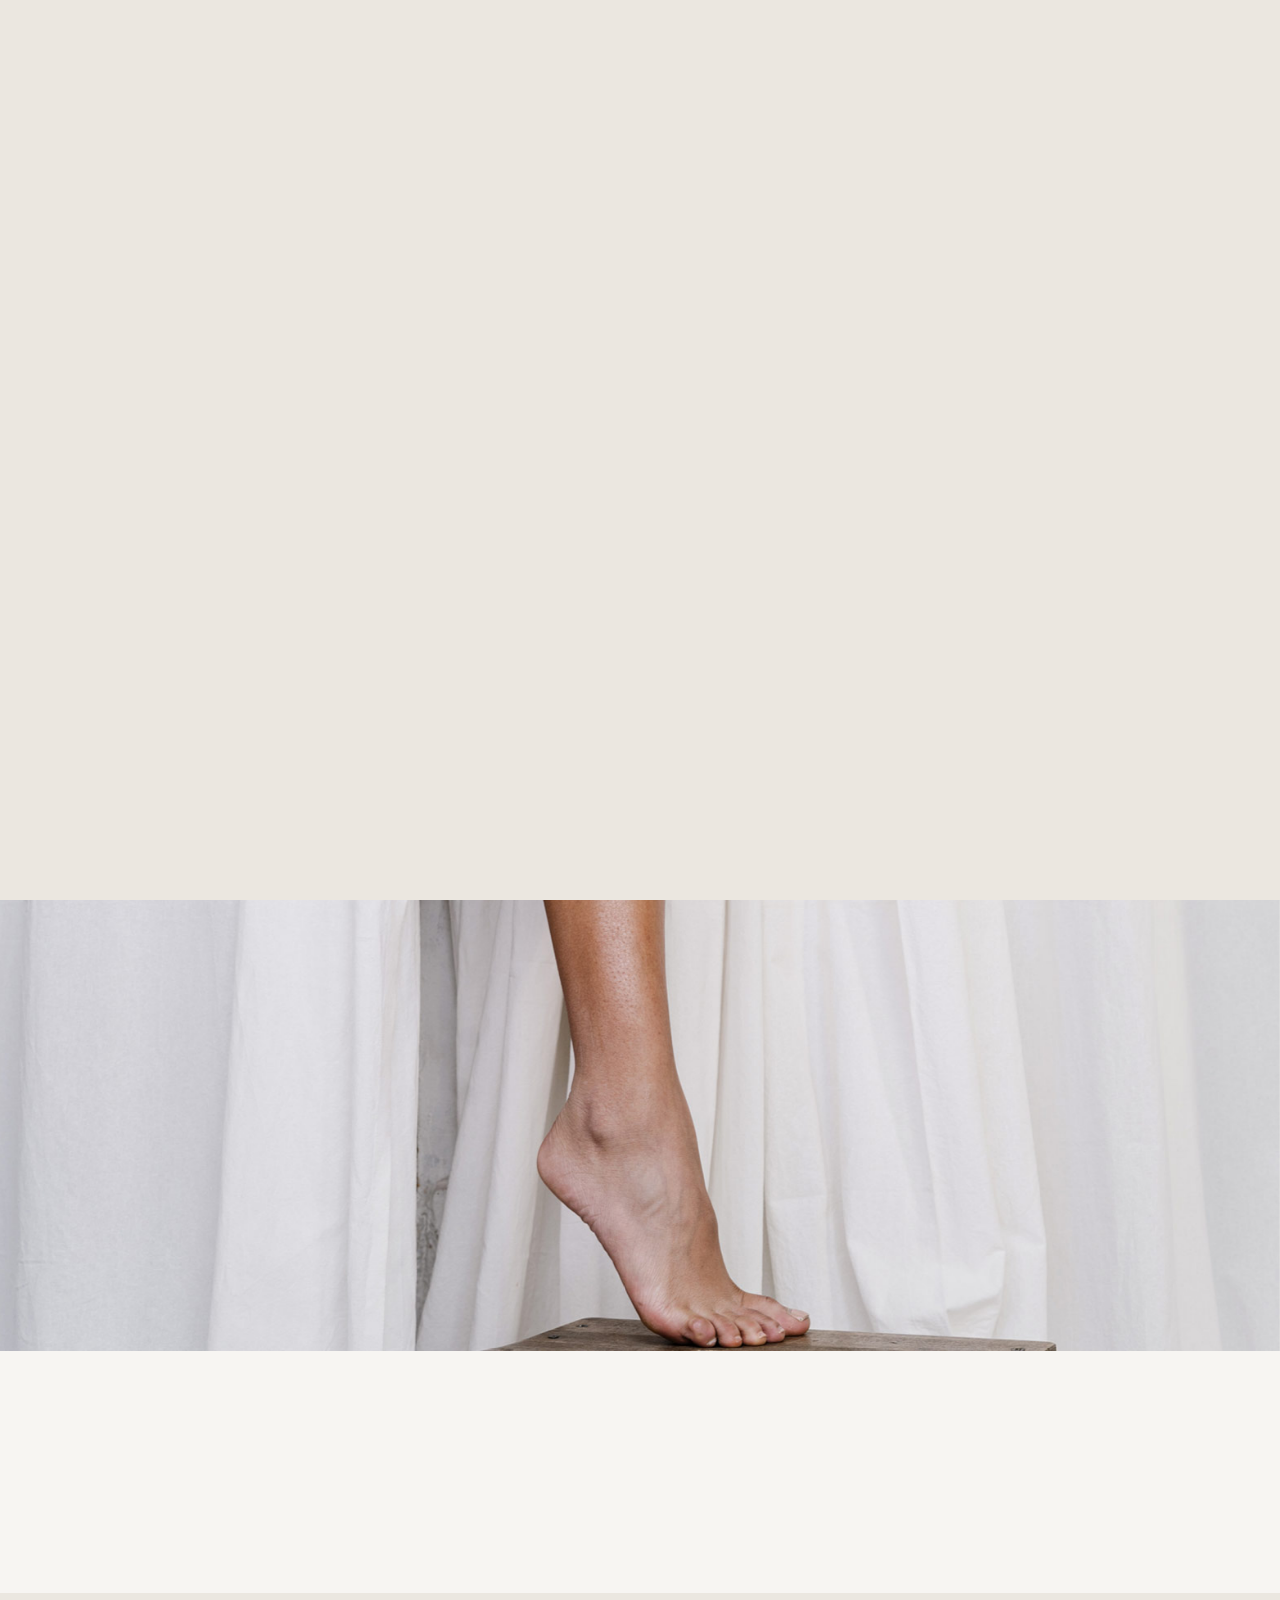
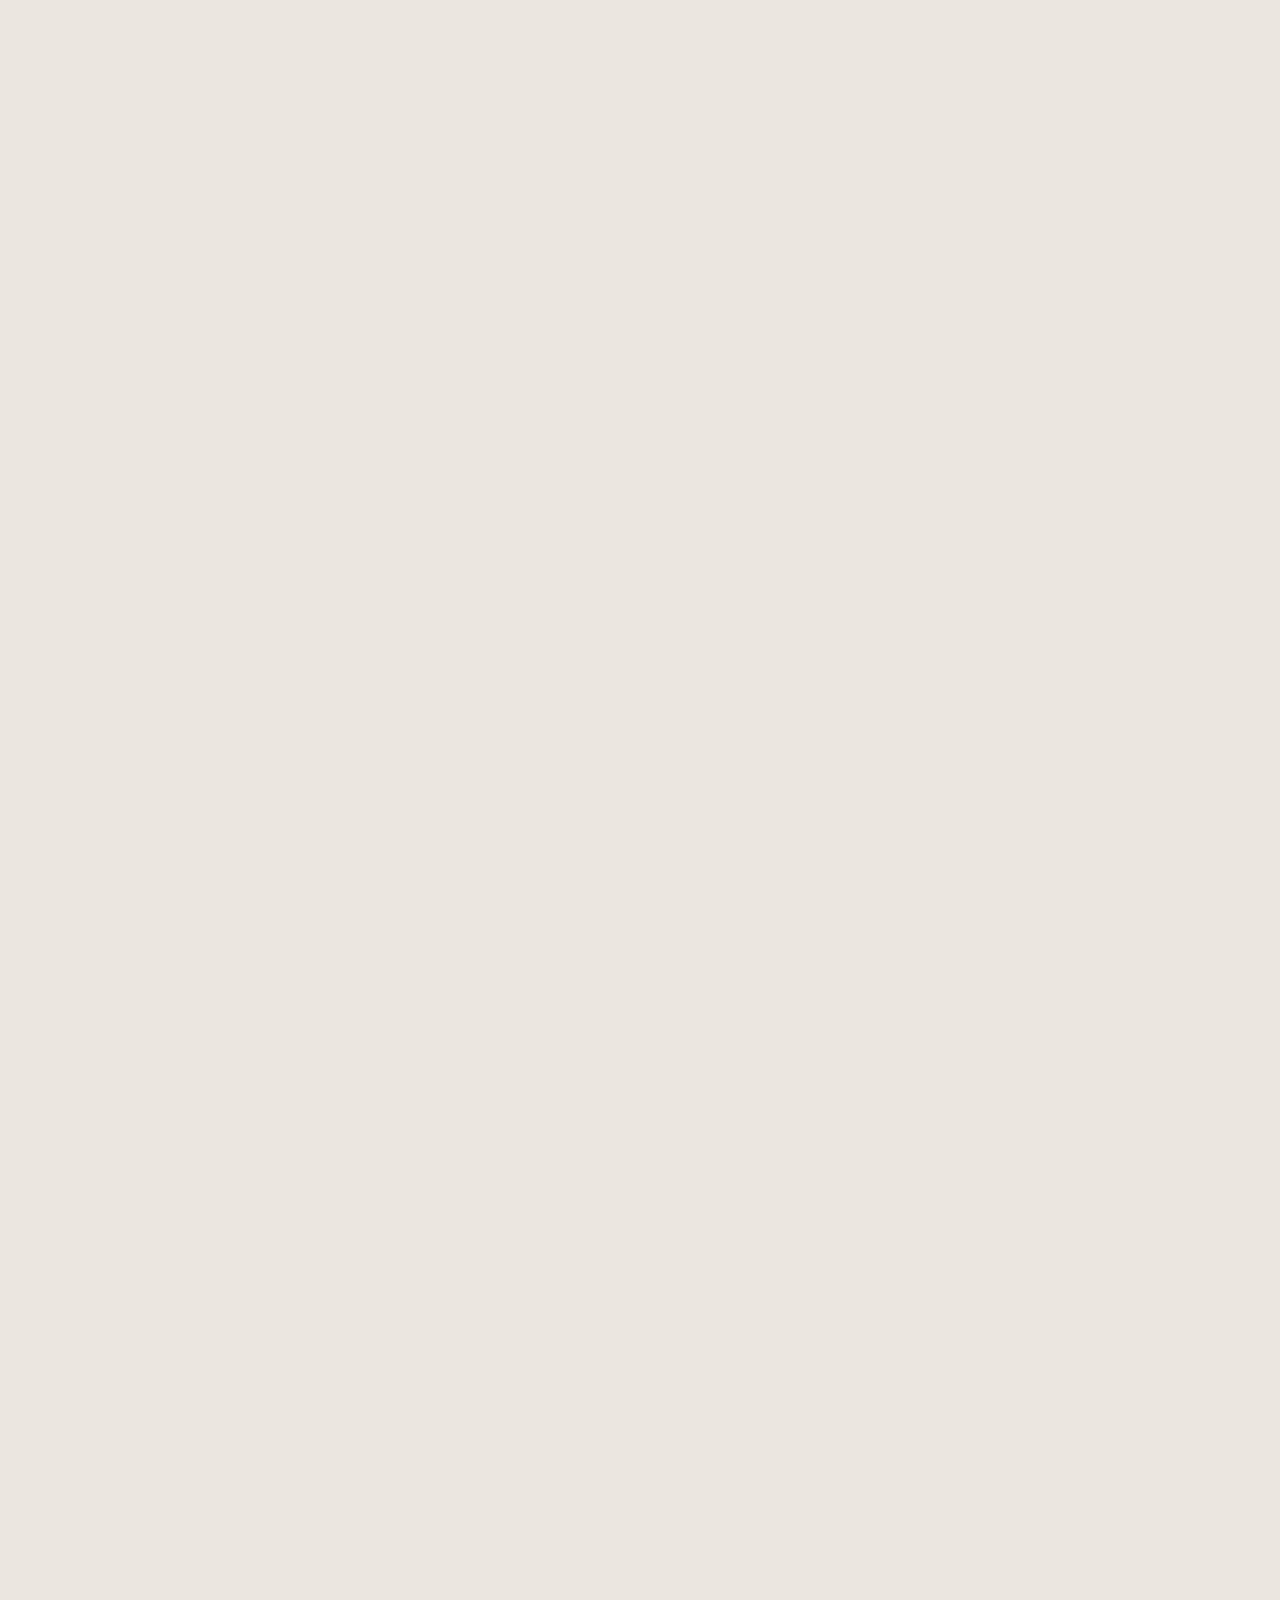
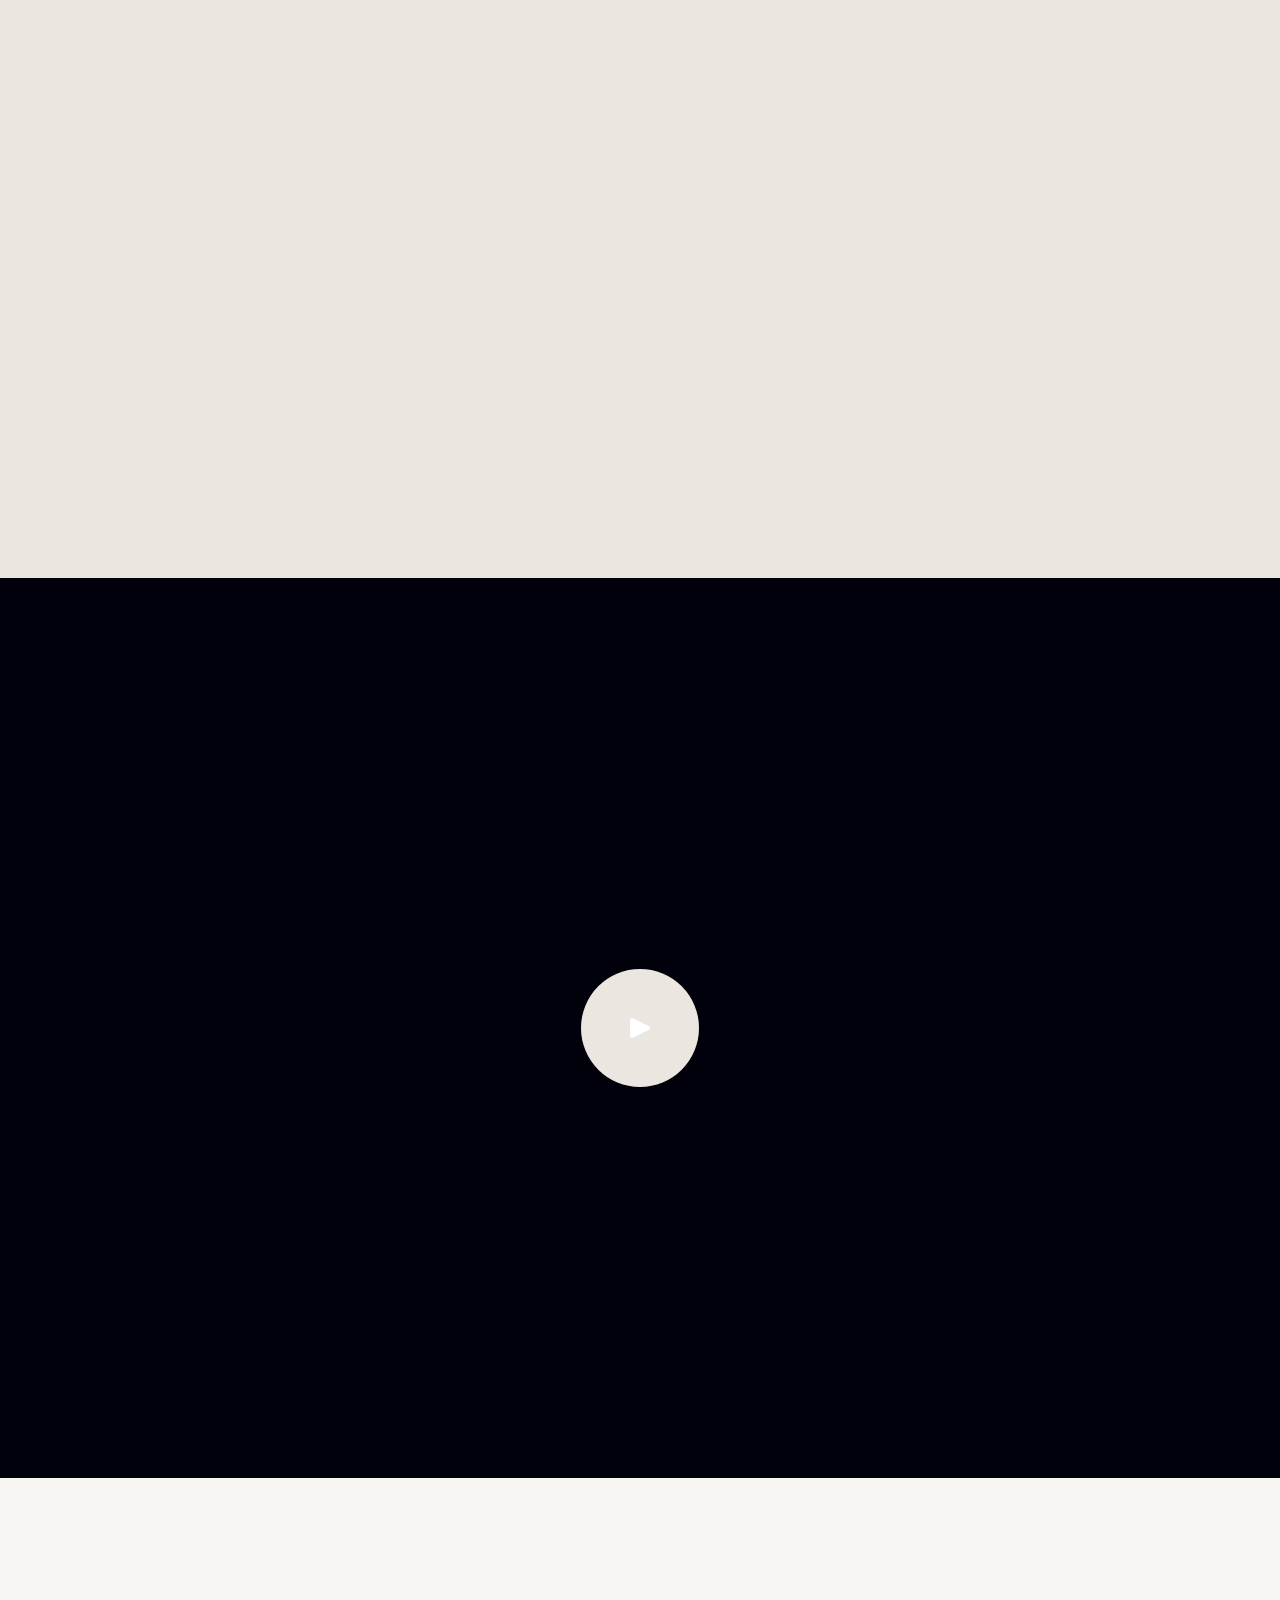
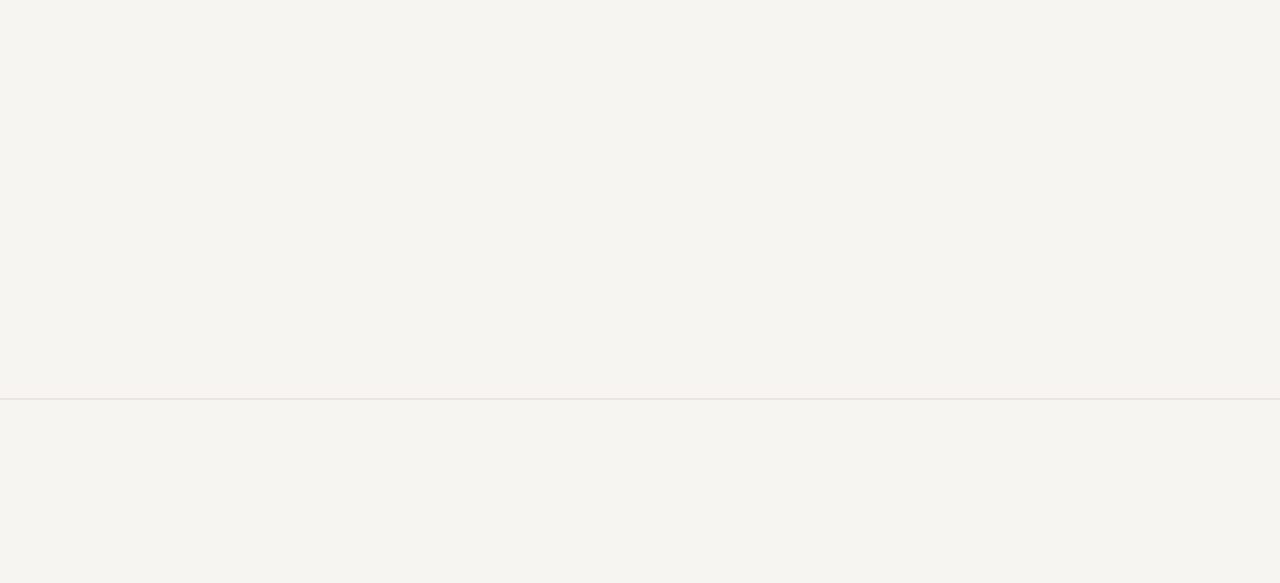
<file: bslthemes.com/html/ober/work-single.html>
<!doctype html>
<html lang="en-US">

<!-- Mirrored from bslthemes.com/html/ober/work-single.html by HTTrack Website Copier/3.x [XR&CO'2014], Tue, 25 Oct 2022 11:37:45 GMT -->
<head>

  <title>OBER - One Page Resume HTML Template</title>
  <meta http-equiv="Content-Type" content="text/html; charset=utf-8">
  <meta http-equiv="X-UA-Compatible" content="IE=edge">
  <meta name="viewport" content="width=device-width, initial-scale=1">
  <meta name="HandheldFriendly" content="true">
  <meta name="author" content="beshleyua" />

  <!-- Fonts -->
  <link rel="stylesheet" href="https://fonts.googleapis.com/css?family=Rubik%3A300%2C300i%2C400%2C400i%2C500%2C500i%2C600%2C600i%2C700%2C700i%2C800%2C800i%2C900%2C900i%7CSorts+Mill+Goudy&amp;display=swap" type="text/css" media="all" />
  <link rel="stylesheet" href="https://fonts.googleapis.com/css?family=Roboto%3A100%2C100italic%2C200%2C200italic%2C300%2C300italic%2C400%2C400italic%2C500%2C500italic%2C600%2C600italic%2C700%2C700italic%2C800%2C800italic%2C900%2C900italic%7CRoboto+Slab%3A100%2C100italic%2C200%2C200italic%2C300%2C300italic%2C400%2C400italic%2C500%2C500italic%2C600%2C600italic%2C700%2C700italic%2C800%2C800italic%2C900%2C900italic&amp;display=auto" type="text/css" media="all" />

  <!-- CSS STYLES -->
  <link rel="stylesheet" href="assets/css/vendors/bootstrap.css" type="text/css" media="all" />
  <link rel="stylesheet" href="assets/fonts/font-awesome/css/font-awesome.css" type="text/css" media="all" />
  <link rel="stylesheet" href="assets/css/vendors/magnific-popup.css" type="text/css" media="all" />
  <link rel="stylesheet" href="assets/css/vendors/splitting.css" type="text/css" media="all" />
  <link rel="stylesheet" href="assets/css/vendors/swiper.css" type="text/css" media="all" />
  <link rel="stylesheet" href="assets/css/vendors/animate.css" type="text/css" media="all" />
  <link rel="stylesheet" href="assets/css/main.css" type="text/css" media="all" />

  <!-- Favicon -->
	<link rel="shortcut icon" href="favicon.ico" type="image/x-icon">
	<link rel="icon" href="favicon.ico" type="image/x-icon">

  <!-- Global site tag (gtag.js) - Google Analytics -->
	<script async src="https://www.googletagmanager.com/gtag/js?id=UA-125314689-11"></script>
	<script>
	  window.dataLayer = window.dataLayer || [];
	  function gtag(){dataLayer.push(arguments);}
	  gtag('js', new Date());

	  gtag('config', 'UA-125314689-11');
	</script>

</head>

<body class="page light-skin">
	<div class="container-page ">

    <!-- Preloader -->
    <div class="preloader">
      <div class="centrize full-width">
        <div class="vertical-center">
          <div class="spinner-logo">
            <img src="assets/images/ober_logo.png" alt="" />
            <div class="spinner-dot"></div>
            <div class="spinner spinner-line"></div>
          </div>
        </div>
      </div>
    </div>

    <!-- Header -->
    <header class="header">
      <div class="header__builder">
        <div class="row">
          <div class="col-xs-4 col-sm-4 col-md-4 col-lg-4">

            <!-- logo -->
            <div class="logo">
              <a href="index.html">
                <img src="assets/images/ober_logo.png" alt="" />
              </a>
            </div>

          </div>
          <div class="col-xs-8 col-sm-8 col-md-8 col-lg-8 align-right">

            <!-- switcher btn -->
            <a href="#" class="switcher-btn">
              <span class="sw-before">
                <svg xmlns="http://www.w3.org/2000/svg" width="22.22" height="22.313" viewBox="0 0 22.22 22.313">
                  <path fill="#fff" d="M1752.49,105.511a5.589,5.589,0,0,0-3.94-1.655,5.466,5.466,0,0,0-3.94,1.655,5.61,5.61,0,0,0,3.94,9.566,5.473,5.473,0,0,0,3.94-1.653,5.643,5.643,0,0,0,1.65-3.957A5.516,5.516,0,0,0,1752.49,105.511Zm-1.06,6.85a4.1,4.1,0,0,1-5.76,0,4.164,4.164,0,0,1,0-5.788A4.083,4.083,0,0,1,1751.43,112.361Zm7.47-3.662h-2.27a0.768,0.768,0,0,0,0,1.536h2.27A0.768,0.768,0,0,0,1758.9,108.7Zm-10.35,8.12a0.777,0.777,0,0,0-.76.769v2.274a0.777,0.777,0,0,0,.76.767,0.786,0.786,0,0,0,.77-0.767v-2.274A0.786,0.786,0,0,0,1748.55,116.819Zm7.85-.531-1.62-1.624a0.745,0.745,0,0,0-1.06,0,0.758,0.758,0,0,0,0,1.063l1.62,1.625a0.747,0.747,0,0,0,1.06,0A0.759,0.759,0,0,0,1756.4,116.288ZM1748.55,98.3a0.777,0.777,0,0,0-.76.768v2.273a0.778,0.778,0,0,0,.76.768,0.787,0.787,0,0,0,.77-0.768V99.073A0.786,0.786,0,0,0,1748.55,98.3Zm7.88,3.278a0.744,0.744,0,0,0-1.06,0l-1.62,1.624a0.758,0.758,0,0,0,0,1.063,0.745,0.745,0,0,0,1.06,0l1.62-1.624A0.758,0.758,0,0,0,1756.43,101.583Zm-15.96,7.116h-2.26a0.78,0.78,0,0,0-.77.768,0.76,0.76,0,0,0,.77.768h2.26A0.768,0.768,0,0,0,1740.47,108.7Zm2.88,5.965a0.745,0.745,0,0,0-1.06,0l-1.62,1.624a0.759,0.759,0,0,0,0,1.064,0.747,0.747,0,0,0,1.06,0l1.62-1.625A0.758,0.758,0,0,0,1743.35,114.664Zm0-11.457-1.62-1.624a0.744,0.744,0,0,0-1.06,0,0.758,0.758,0,0,0,0,1.063l1.62,1.624a0.745,0.745,0,0,0,1.06,0A0.758,0.758,0,0,0,1743.35,103.207Z" transform="translate(-1737.44 -98.313)"/>
                </svg>
              </span>
              <span class="sw-after">
                <svg xmlns="http://www.w3.org/2000/svg" width="23" height="23" viewBox="0 0 23 23">
                  <path fill="#fff" d="M1759.46,111.076a0.819,0.819,0,0,0-.68.147,8.553,8.553,0,0,1-2.62,1.537,8.167,8.167,0,0,1-2.96.531,8.655,8.655,0,0,1-8.65-8.682,9.247,9.247,0,0,1,.47-2.864,8.038,8.038,0,0,1,1.42-2.54,0.764,0.764,0,0,0-.12-1.063,0.813,0.813,0,0,0-.68-0.148,11.856,11.856,0,0,0-6.23,4.193,11.724,11.724,0,0,0,1,15.387,11.63,11.63,0,0,0,19.55-5.553A0.707,0.707,0,0,0,1759.46,111.076Zm-4.5,6.172a10.137,10.137,0,0,1-14.29-14.145,10.245,10.245,0,0,1,3.38-2.836c-0.14.327-.29,0.651-0.41,1.006a9.908,9.908,0,0,0-.56,3.365,10.162,10.162,0,0,0,10.15,10.189,9.776,9.776,0,0,0,3.49-.62,11.659,11.659,0,0,0,1.12-.473A10.858,10.858,0,0,1,1754.96,117.248Z" transform="translate(-1737 -98)"/>
                </svg>
              </span>
            </a>

            <!-- menu btn -->
            <a href="#" class="menu-btn"><span></span></a>

          </div>
        </div>
      </div>

      <!-- Menu Full Overlay -->
      <div class="menu-full-overlay">
        <div class="menu-full-container">
          <div class="container">
            <div class="row">
              <div class="col-xs-12 col-sm-12 col-md-12 col-lg-10 offset-1">

                <!-- menu full -->
                <div class="menu-full">
                  <ul class="menu-full">
                    <li class="menu-item">
                      <a class="splitting-text-anim-2" data-splitting="chars" href="index-2.html#about-section">About</a>
                    </li>
                    <li class="menu-item">
                      <a class="splitting-text-anim-2" data-splitting="chars" href="index-2.html#resume-section">Resume</a>
                    </li>
                    <li class="menu-item">
                      <a class="splitting-text-anim-2" data-splitting="chars" href="index-2.html#works-section">Works</a>
                    </li>
                    <li class="menu-item">
                      <a class="splitting-text-anim-2" data-splitting="chars" href="index-2.html#pricing-section">Pricing</a>
                    </li>
                    <li class="menu-item">
                      <a class="splitting-text-anim-2" data-splitting="chars" href="index-2.html#blog-section">Blog</a>
                    </li>
                    <li class="menu-item">
                      <a class="splitting-text-anim-2" data-splitting="chars" href="index-2.html#contact-section">Contact</a>
                    </li>
                    <li class="menu-item menu-item-has-children has-children">
                      <a class="splitting-text-anim-2" data-splitting="chars">Pages</a>
                      <ul class="sub-menu">
                        <li class="menu-item"><a class="splitting-text-anim-1" data-splitting="chars" href="works.html">Works (grid)</a></li>
                        <li class="menu-item"><a class="splitting-text-anim-1" data-splitting="chars" href="works-list.html">Works (list)</a></li>
                        <li class="menu-item"><a class="splitting-text-anim-1" data-splitting="chars" href="work-single.html">Work Single Page</a></li>
                        <li class="menu-item"><a class="splitting-text-anim-1" data-splitting="chars" href="blog.html">Blog Posts</a></li>
                        <li class="menu-item"><a class="splitting-text-anim-1" data-splitting="chars" href="blog-single.html">Blog Single Post</a></li>
                      </ul>
                    </li>
                  </ul>
                </div>

              </div>
            </div>
          </div>
        </div>

        <!-- social -->
        <div class="menu-social-links">
          <a href="http://dribbble.com/" target="blank" class="scrolla-element-anim-1" title="dribbble">
            <i class="fab fa-dribbble"></i>
          </a>
          <a href="http://twitter.com/" target="blank" class="scrolla-element-anim-1" title="twitter">
            <i class="fab fa-twitter"></i>
          </a>
          <a href="http://behance.com/" target="blank" class="scrolla-element-anim-1" title="behance">
            <i class="fab fa-behance"></i>
          </a>
        </div>

      </div>

    </header>

		<!-- Wrapper -->
		<div class="wrapper project-single">

      <!-- Section Started Heading -->
      <section class="section section-inner started-heading">
      	<div class="container">
      		<div class="row">
      			<div class="col-xs-12 col-sm-12 col-md-12 col-lg-12">

      				<!-- titles -->
      				<div class="h-titles">
      					<h1 class="h-title scrolla-element-anim-1 scroll-animate" data-animate="active">Mozar</h1>
      				</div>

      			</div>
      		</div>
      	</div>
      </section>

      <!-- Details -->
      <section class="section section-inner details">
      	<div class="container">
          <div class="row row-custom">
            <div class="col-xs-12 col-sm-12 col-md-3 col-lg-3">
            </div>
            <div class="col-xs-12 col-sm-12 col-md-9 col-lg-9 vertical-line">

              <div class="m-details">
                <div class="details-label">
                  <span>Year</span>
                  <strong>2018</strong>
                </div>
                <div class="details-label">
                  <span>Technology</span>
                  <strong>Photoshop, XD</strong>
                </div>
                <div class="details-label">
                  <span>Categories</span>
                  <strong>Photography <br>Branding</strong>
                </div>
              </div>

            </div>
          </div>
      	</div>
      </section>

      <!-- Image Large -->
      <section class="m-image-large scrolla-element-anim-1 scroll-animate" data-animate="active">
        <div class="image">
          <div class="img js-parallax" style="background-image: url(assets/images/single1.jpg);"></div>
        </div>
      </section>

      <!-- Description -->
      <section class="section section-bg">
      	<div class="container">
      		<div class="row">
      			<div class="col-xs-12 col-sm-12 col-md-12 col-lg-12">

              <div class="p-title scrolla-element-anim-1 scroll-animate" data-animate="active">Project Goal</div>
              <div class="text scrolla-element-anim-1 scroll-animate" data-animate="active">
                <p>Aliquam a sapien diam. Phasellus pulvinar tellus aliquam eleifend consectetur. Sed bibendum leo quis rutrum aliquetmorbi.</p>
                <p>Donec imperdiet risus at tortor consequat maximus et eget magna. Cras ornare sagittis augue, id sollicitudin justo tristique ut. Nullam ex enim, euismod vel bibendum ultrices, fringilla vel eros. Donec euismod leo lectus, et euismod metus euismod sed. Quisque quis suscipit ipsum, at pellentesque velit. Duis a congue sem.</p>
              </div>

      			</div>
      		</div>
      	</div>
      </section>

      <!-- Section Gallery -->
      <section class="section section-inner">
      	<div class="container">

          <div class="row m-gallery">
            <div class="col-xs-12 col-sm-6 col-md-6 col-lg-6">
              <div class="works-item">
                <div class="image scrolla-element-anim-1 scroll-animate" data-animate="active">
                  <div class="img">
                    <a href="assets/images/blog7.jpg" class="has-popup-image">
                      <img src="assets/images/blog7.jpg" alt="#1" />
                    </a>
                  </div>
                </div>
              </div>
            </div>
            <div class="col-xs-12 col-sm-6 col-md-6 col-lg-6">
              <div class="works-item">
                <div class="image scrolla-element-anim-1 scroll-animate" data-animate="active">
                  <div class="img">
                    <a href="assets/images/blog8.jpg" class="has-popup-image">
                      <img src="assets/images/blog8.jpg" alt="#2" />
                    </a>
                  </div>
                </div>
              </div>
            </div>
            <div class="col-xs-12 col-sm-6 col-md-6 col-lg-6">
              <div class="works-item">
                <div class="image scrolla-element-anim-1 scroll-animate" data-animate="active">
                  <div class="img">
                    <a href="assets/images/blog5.jpg" class="has-popup-image">
                      <img src="assets/images/blog5.jpg" alt="#3" />
                    </a>
                  </div>
                </div>
              </div>
            </div>
          </div>

      	</div>
      </section>

      <!-- Description -->
      <section class="section section-bg">
      	<div class="container">
      		<div class="row">
      			<div class="col-xs-12 col-sm-12 col-md-12 col-lg-12">

              <div class="p-title scrolla-element-anim-1 scroll-animate" data-animate="active">Project Goal</div>
              <div class="text scrolla-element-anim-1 scroll-animate" data-animate="active">
                <p>Aliquam a sapien diam. Phasellus pulvinar tellus aliquam eleifend consectetur. Sed bibendum leo quis rutrum aliquetmorbi.</p>
                <p>Donec imperdiet risus at tortor consequat maximus et eget magna. Cras ornare sagittis augue, id sollicitudin justo tristique ut. Nullam ex enim, euismod vel bibendum ultrices, fringilla vel eros. Donec euismod leo lectus, et euismod metus euismod sed. Quisque quis suscipit ipsum, at pellentesque velit. Duis a congue sem.</p>
              </div>

      			</div>
      		</div>
      	</div>
      </section>

      <!-- Video -->
      <section class="m-video-large">
        <div class="video">
          <div class="img js-parallax" style="background-image: url(assets/images/blog9.jpg);"></div>
          <iframe class="js-video-iframe" data-src="https://www.youtube.com/embed/Gu6z6kIukgg?showinfo=0&amp;rel=0&amp;autoplay=1"></iframe>
          <div class="play"></div>
        </div>
      </section>

      <!-- Navigation -->
      <section class="m-page-navigation">
        <div class="container">
          <div class="row">
            <div class="col-xs-12 col-sm-12 col-md-12 col-lg-12">
              <div class="h-titles h-navs">
                <a href="work-single.html">
                  <span class="nav-arrow scrolla-element-anim-1 scroll-animate" data-animate="active">
                    Next Project
                  </span>
                  <span class="h-title splitting-text-anim-2 scroll-animate" data-splitting="chars" data-animate="active">
                    Kana
                  </span>
                </a>
              </div>
            </div>
          </div>
        </div>
      </section>

		</div>

		<!-- Footer -->
	  <div class="footer">
      <div class="footer__builder">
        <div class="container">
          <div class="row">
            <div class="col-xs-12 col-sm-12 col-md-4 col-lg-4 align-left">

              <!-- social -->
              <div class="social-links scrolla-element-anim-1 scroll-animate" data-animate="active">
                <a target="_blank" rel="nofollow" href="http://twitter.com/">
                  <i aria-hidden="true" class="fab fa-twitter"></i>
                </a>
                <a target="_blank" rel="nofollow" href="http://dribble.com/">
                  <i aria-hidden="true" class="fab fa-dribbble"></i>
                </a>
                <a target="_blank" rel="nofollow" href="http://behance.com/">
                  <i aria-hidden="true" class="fab fa-behance"></i>
                </a>
              </div>

            </div>
            <div class="col-xs-12 col-sm-12 col-md-4 col-lg-4 align-center">
              <div class="copyright-text scrolla-element-anim-1 scroll-animate" data-animate="active">© 2022 Ober. All Rights Reserved</div>
            </div>
            <div class="col-xs-12 col-sm-12 col-md-4 col-lg-4 align-right">
              <div class="copyright-text scrolla-element-anim-1 scroll-animate" data-animate="active">Developed by <strong>beshleyua</strong></div>
            </div>
          </div>
        </div>
      </div>
    </div>

	</div>

	<!-- cursor -->
	<div class="cursor"></div>

  <!-- bslthemes.com buttons html begin -->
  <div class="bsl-popup" data-theme="ober" data-category="html">
    <div class="bsl-popup__buttons"></div>
    <div class="bsl-popup__content bsl-popup__content-related">
      <div class="bsl-popup__menu"></div>
      <div class="bsl-popup__tabs">
        <div class="bsl-popup__tab bsl-popup__tab-demo"></div>
        <div class="bsl-popup__tab bsl-popup__tab-all"></div>
        <div class="bsl-popup__tab bsl-popup__tab-related"></div>
				<div class="bsl-popup__tab bsl-popup__tab-version"></div>
      </div>
    </div>
    <div class="bsl-popup__content bsl-popup__content-help"></div>
  </div>
  <!-- bslthemes.com buttons html end -->

  <script src="assets/js/jquery.min.js"></script>
  <script src="assets/js/jquery.validate.min.js"></script>
  <script src="assets/js/bootstrap.js"></script>
  <script src="assets/js/swiper.js"></script>
  <script src="assets/js/splitting.js"></script>
  <script src="assets/js/jarallax.min.js"></script>
  <script src="assets/js/magnific-popup.js"></script>
  <script src="assets/js/imagesloaded.pkgd.js"></script>
  <script src="assets/js/isotope.pkgd.js"></script>
  <script src="assets/js/jquery.scrolla.js"></script>
  <script src="assets/js/skrollr.js"></script>
  <script src="assets/js/jquery.cookie.js"></script>
  <script src="assets/js/common.js"></script>

  <!-- bslthemes.com buttons assets begin -->
	<link rel="stylesheet" href="../../bslthms-advanced-btns/assets/style.css">
  <script src="../../bslthms-advanced-btns/assets/script.js"></script>
	<!-- bslthemes.com buttons assets end -->

</body>

<!-- Mirrored from bslthemes.com/html/ober/work-single.html by HTTrack Website Copier/3.x [XR&CO'2014], Tue, 25 Oct 2022 11:37:46 GMT -->
</html>
</file>
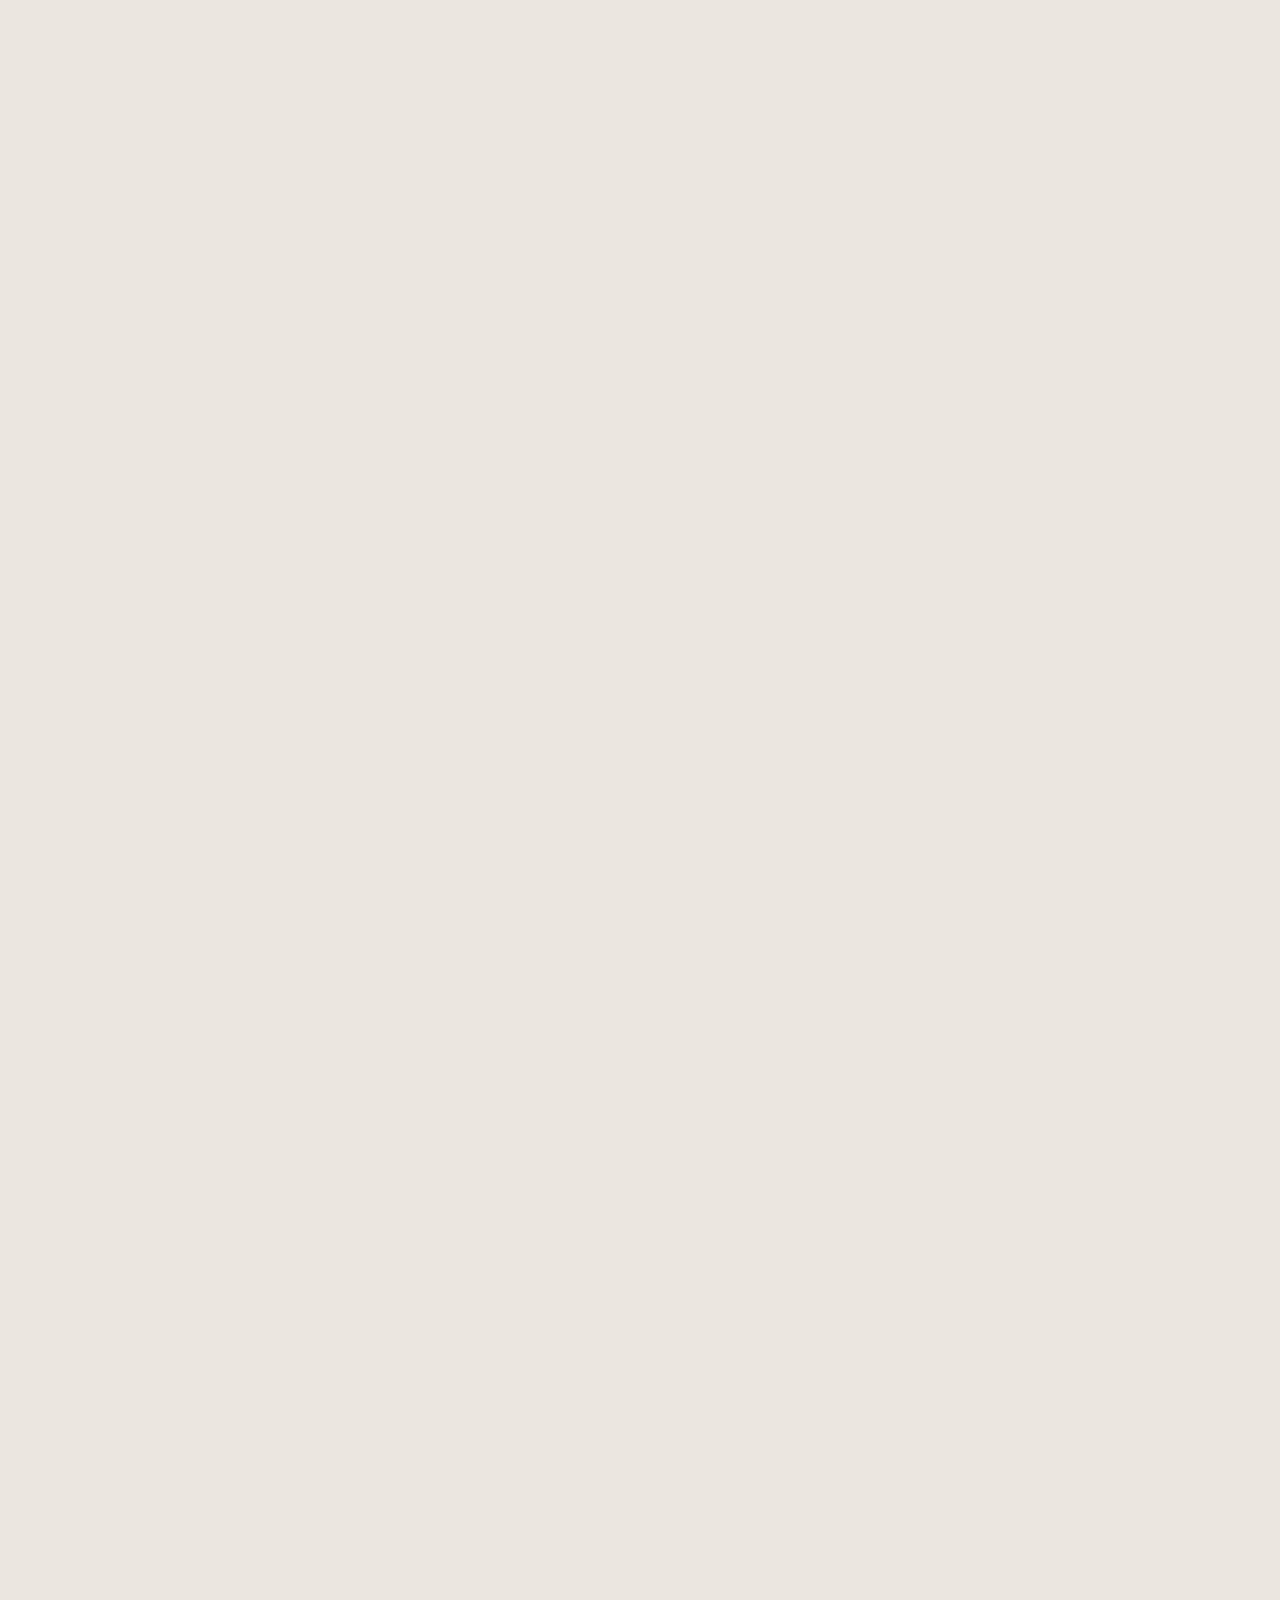
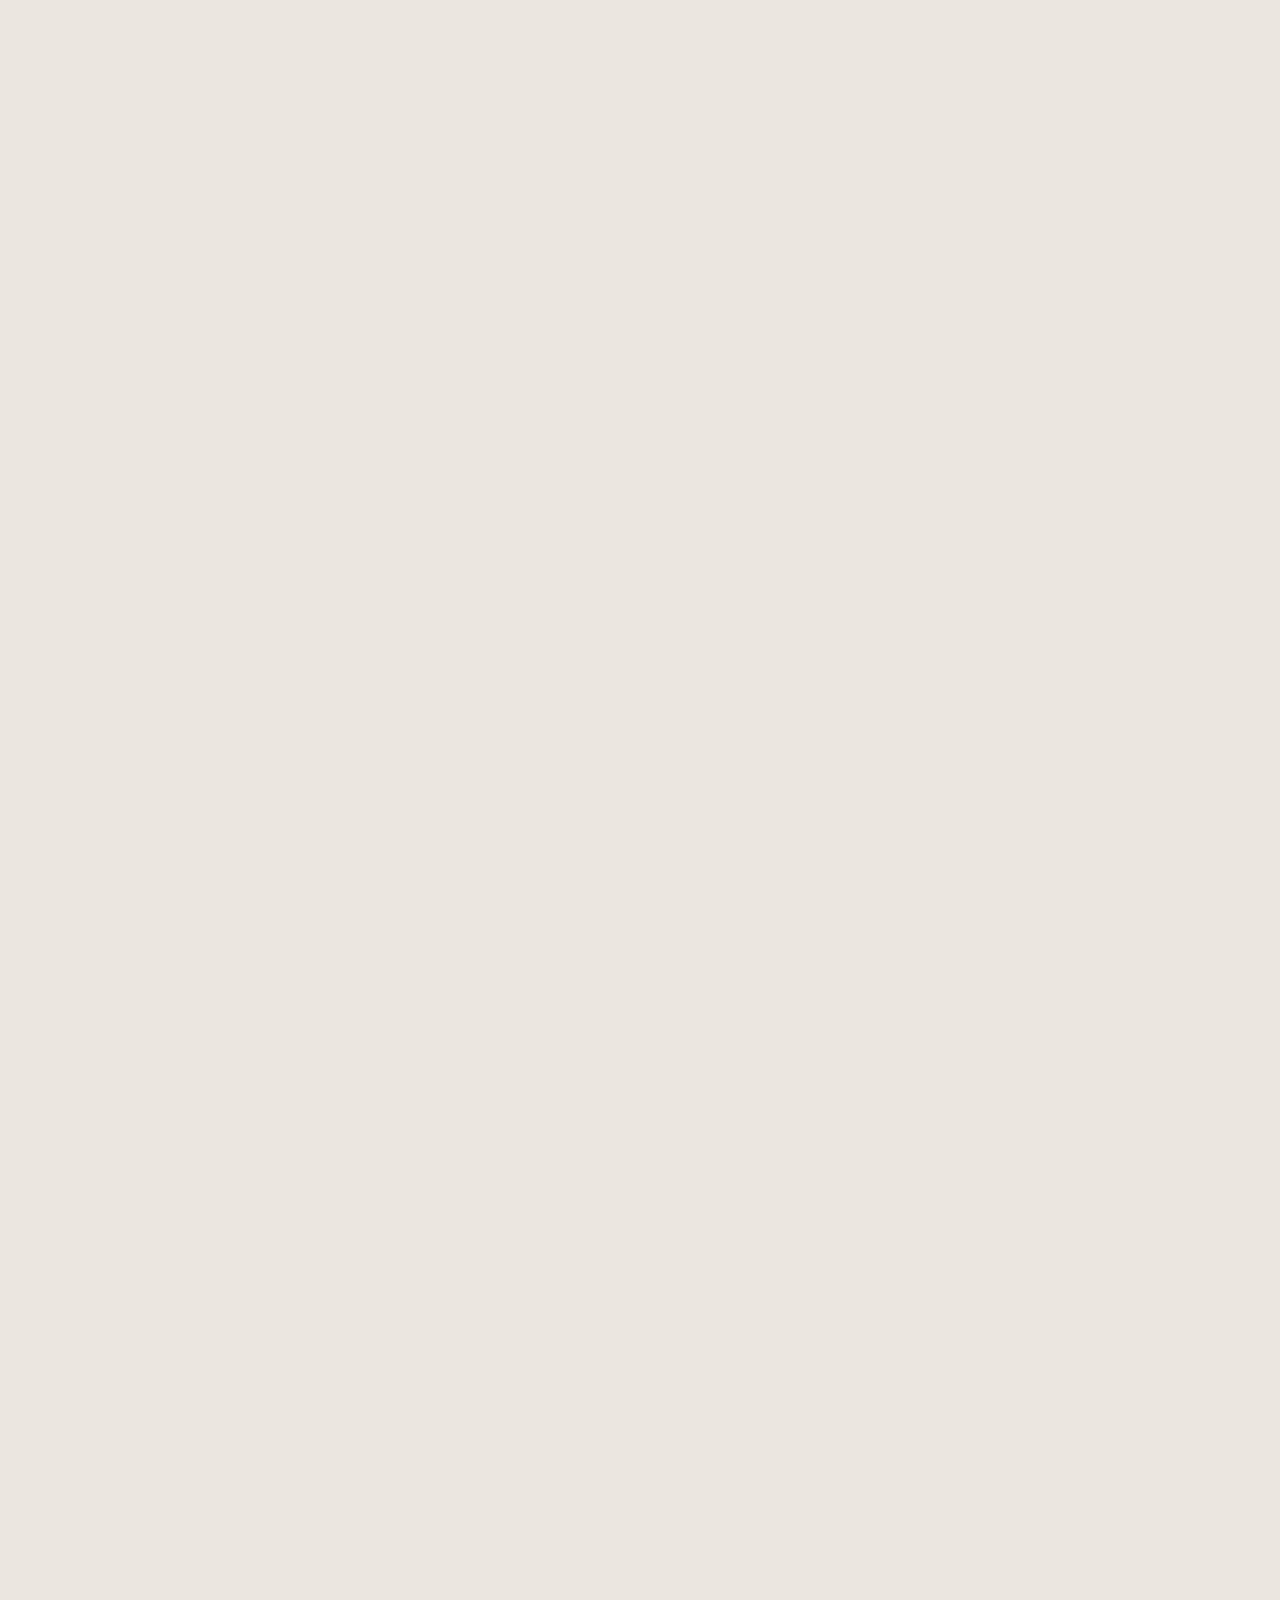
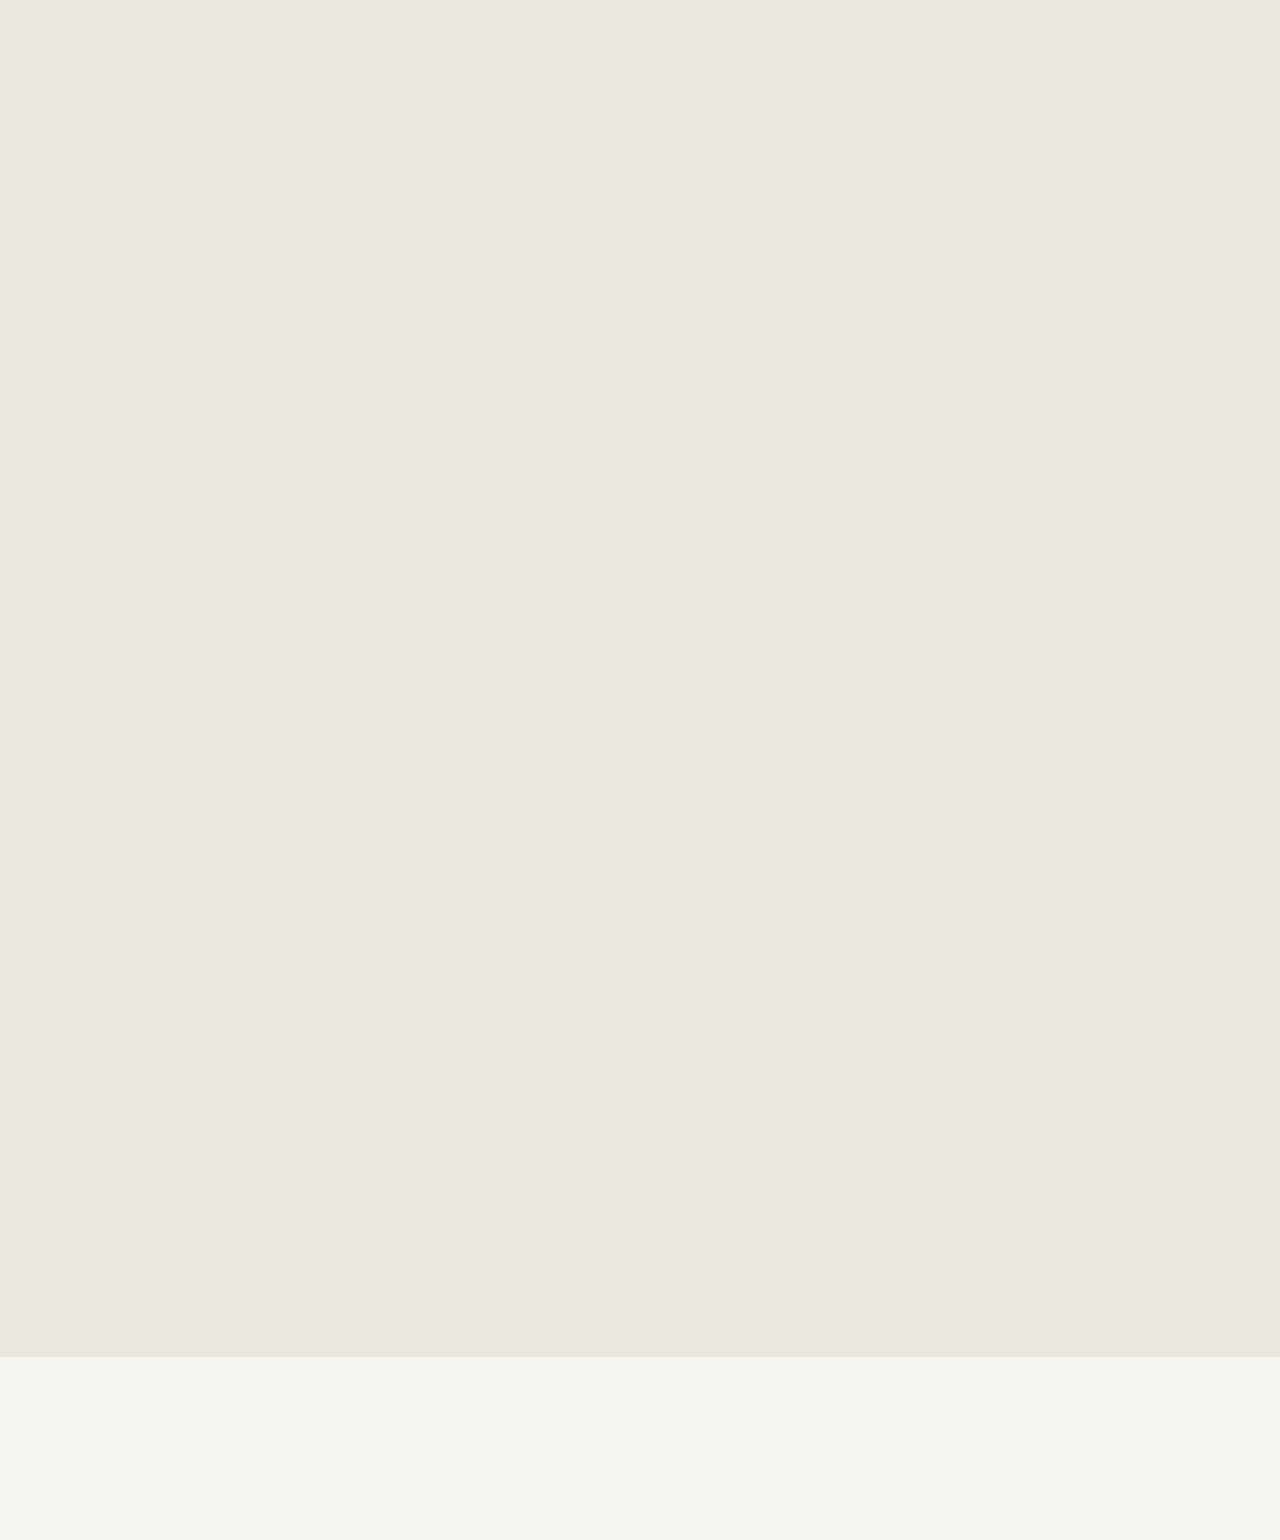
<file: bslthemes.com/html/ober/works-list.html>
<!doctype html>
<html lang="en-US">

<!-- Mirrored from bslthemes.com/html/ober/works-list.html by HTTrack Website Copier/3.x [XR&CO'2014], Tue, 25 Oct 2022 11:37:45 GMT -->
<head>

  <title>OBER - One Page Resume HTML Template</title>
  <meta http-equiv="Content-Type" content="text/html; charset=utf-8">
  <meta http-equiv="X-UA-Compatible" content="IE=edge">
  <meta name="viewport" content="width=device-width, initial-scale=1">
  <meta name="HandheldFriendly" content="true">
  <meta name="author" content="beshleyua" />

  <!-- Fonts -->
  <link rel="stylesheet" href="https://fonts.googleapis.com/css?family=Rubik%3A300%2C300i%2C400%2C400i%2C500%2C500i%2C600%2C600i%2C700%2C700i%2C800%2C800i%2C900%2C900i%7CSorts+Mill+Goudy&amp;display=swap" type="text/css" media="all" />
  <link rel="stylesheet" href="https://fonts.googleapis.com/css?family=Roboto%3A100%2C100italic%2C200%2C200italic%2C300%2C300italic%2C400%2C400italic%2C500%2C500italic%2C600%2C600italic%2C700%2C700italic%2C800%2C800italic%2C900%2C900italic%7CRoboto+Slab%3A100%2C100italic%2C200%2C200italic%2C300%2C300italic%2C400%2C400italic%2C500%2C500italic%2C600%2C600italic%2C700%2C700italic%2C800%2C800italic%2C900%2C900italic&amp;display=auto" type="text/css" media="all" />

  <!-- CSS STYLES -->
  <link rel="stylesheet" href="assets/css/vendors/bootstrap.css" type="text/css" media="all" />
  <link rel="stylesheet" href="assets/fonts/font-awesome/css/font-awesome.css" type="text/css" media="all" />
  <link rel="stylesheet" href="assets/css/vendors/magnific-popup.css" type="text/css" media="all" />
  <link rel="stylesheet" href="assets/css/vendors/splitting.css" type="text/css" media="all" />
  <link rel="stylesheet" href="assets/css/vendors/swiper.css" type="text/css" media="all" />
  <link rel="stylesheet" href="assets/css/vendors/animate.css" type="text/css" media="all" />
  <link rel="stylesheet" href="assets/css/main.css" type="text/css" media="all" />

  <!-- Favicon -->
	<link rel="shortcut icon" href="favicon.ico" type="image/x-icon">
	<link rel="icon" href="favicon.ico" type="image/x-icon">

  <!-- Global site tag (gtag.js) - Google Analytics -->
	<script async src="https://www.googletagmanager.com/gtag/js?id=UA-125314689-11"></script>
	<script>
	  window.dataLayer = window.dataLayer || [];
	  function gtag(){dataLayer.push(arguments);}
	  gtag('js', new Date());

	  gtag('config', 'UA-125314689-11');
	</script>

</head>

<body class="page light-skin">
	<div class="container-page ">

    <!-- Preloader -->
    <div class="preloader">
      <div class="centrize full-width">
        <div class="vertical-center">
          <div class="spinner-logo">
            <img src="assets/images/ober_logo.png" alt="" />
            <div class="spinner-dot"></div>
            <div class="spinner spinner-line"></div>
          </div>
        </div>
      </div>
    </div>

    <!-- Header -->
    <header class="header">
      <div class="header__builder">
        <div class="row">
          <div class="col-xs-4 col-sm-4 col-md-4 col-lg-4">

            <!-- logo -->
            <div class="logo">
              <a href="index.html">
                <img src="assets/images/ober_logo.png" alt="" />
              </a>
            </div>

          </div>
          <div class="col-xs-8 col-sm-8 col-md-8 col-lg-8 align-right">

            <!-- switcher btn -->
            <a href="#" class="switcher-btn">
              <span class="sw-before">
                <svg xmlns="http://www.w3.org/2000/svg" width="22.22" height="22.313" viewBox="0 0 22.22 22.313">
                  <path fill="#fff" d="M1752.49,105.511a5.589,5.589,0,0,0-3.94-1.655,5.466,5.466,0,0,0-3.94,1.655,5.61,5.61,0,0,0,3.94,9.566,5.473,5.473,0,0,0,3.94-1.653,5.643,5.643,0,0,0,1.65-3.957A5.516,5.516,0,0,0,1752.49,105.511Zm-1.06,6.85a4.1,4.1,0,0,1-5.76,0,4.164,4.164,0,0,1,0-5.788A4.083,4.083,0,0,1,1751.43,112.361Zm7.47-3.662h-2.27a0.768,0.768,0,0,0,0,1.536h2.27A0.768,0.768,0,0,0,1758.9,108.7Zm-10.35,8.12a0.777,0.777,0,0,0-.76.769v2.274a0.777,0.777,0,0,0,.76.767,0.786,0.786,0,0,0,.77-0.767v-2.274A0.786,0.786,0,0,0,1748.55,116.819Zm7.85-.531-1.62-1.624a0.745,0.745,0,0,0-1.06,0,0.758,0.758,0,0,0,0,1.063l1.62,1.625a0.747,0.747,0,0,0,1.06,0A0.759,0.759,0,0,0,1756.4,116.288ZM1748.55,98.3a0.777,0.777,0,0,0-.76.768v2.273a0.778,0.778,0,0,0,.76.768,0.787,0.787,0,0,0,.77-0.768V99.073A0.786,0.786,0,0,0,1748.55,98.3Zm7.88,3.278a0.744,0.744,0,0,0-1.06,0l-1.62,1.624a0.758,0.758,0,0,0,0,1.063,0.745,0.745,0,0,0,1.06,0l1.62-1.624A0.758,0.758,0,0,0,1756.43,101.583Zm-15.96,7.116h-2.26a0.78,0.78,0,0,0-.77.768,0.76,0.76,0,0,0,.77.768h2.26A0.768,0.768,0,0,0,1740.47,108.7Zm2.88,5.965a0.745,0.745,0,0,0-1.06,0l-1.62,1.624a0.759,0.759,0,0,0,0,1.064,0.747,0.747,0,0,0,1.06,0l1.62-1.625A0.758,0.758,0,0,0,1743.35,114.664Zm0-11.457-1.62-1.624a0.744,0.744,0,0,0-1.06,0,0.758,0.758,0,0,0,0,1.063l1.62,1.624a0.745,0.745,0,0,0,1.06,0A0.758,0.758,0,0,0,1743.35,103.207Z" transform="translate(-1737.44 -98.313)"/>
                </svg>
              </span>
              <span class="sw-after">
                <svg xmlns="http://www.w3.org/2000/svg" width="23" height="23" viewBox="0 0 23 23">
                  <path fill="#fff" d="M1759.46,111.076a0.819,0.819,0,0,0-.68.147,8.553,8.553,0,0,1-2.62,1.537,8.167,8.167,0,0,1-2.96.531,8.655,8.655,0,0,1-8.65-8.682,9.247,9.247,0,0,1,.47-2.864,8.038,8.038,0,0,1,1.42-2.54,0.764,0.764,0,0,0-.12-1.063,0.813,0.813,0,0,0-.68-0.148,11.856,11.856,0,0,0-6.23,4.193,11.724,11.724,0,0,0,1,15.387,11.63,11.63,0,0,0,19.55-5.553A0.707,0.707,0,0,0,1759.46,111.076Zm-4.5,6.172a10.137,10.137,0,0,1-14.29-14.145,10.245,10.245,0,0,1,3.38-2.836c-0.14.327-.29,0.651-0.41,1.006a9.908,9.908,0,0,0-.56,3.365,10.162,10.162,0,0,0,10.15,10.189,9.776,9.776,0,0,0,3.49-.62,11.659,11.659,0,0,0,1.12-.473A10.858,10.858,0,0,1,1754.96,117.248Z" transform="translate(-1737 -98)"/>
                </svg>
              </span>
            </a>

            <!-- menu btn -->
            <a href="#" class="menu-btn"><span></span></a>

          </div>
        </div>
      </div>

      <!-- Menu Full Overlay -->
      <div class="menu-full-overlay">
        <div class="menu-full-container">
          <div class="container">
            <div class="row">
              <div class="col-xs-12 col-sm-12 col-md-12 col-lg-10 offset-1">

                <!-- menu full -->
                <div class="menu-full">
                  <ul class="menu-full">
                    <li class="menu-item">
                      <a class="splitting-text-anim-2" data-splitting="chars" href="index-2.html#about-section">About</a>
                    </li>
                    <li class="menu-item">
                      <a class="splitting-text-anim-2" data-splitting="chars" href="index-2.html#resume-section">Resume</a>
                    </li>
                    <li class="menu-item">
                      <a class="splitting-text-anim-2" data-splitting="chars" href="index-2.html#works-section">Works</a>
                    </li>
                    <li class="menu-item">
                      <a class="splitting-text-anim-2" data-splitting="chars" href="index-2.html#pricing-section">Pricing</a>
                    </li>
                    <li class="menu-item">
                      <a class="splitting-text-anim-2" data-splitting="chars" href="index-2.html#blog-section">Blog</a>
                    </li>
                    <li class="menu-item">
                      <a class="splitting-text-anim-2" data-splitting="chars" href="index-2.html#contact-section">Contact</a>
                    </li>
                    <li class="menu-item menu-item-has-children has-children">
                      <a class="splitting-text-anim-2" data-splitting="chars">Pages</a>
                      <ul class="sub-menu">
                        <li class="menu-item"><a class="splitting-text-anim-1" data-splitting="chars" href="works.html">Works (grid)</a></li>
                        <li class="menu-item"><a class="splitting-text-anim-1" data-splitting="chars" href="works-list.html">Works (list)</a></li>
                        <li class="menu-item"><a class="splitting-text-anim-1" data-splitting="chars" href="work-single.html">Work Single Page</a></li>
                        <li class="menu-item"><a class="splitting-text-anim-1" data-splitting="chars" href="blog.html">Blog Posts</a></li>
                        <li class="menu-item"><a class="splitting-text-anim-1" data-splitting="chars" href="blog-single.html">Blog Single Post</a></li>
                      </ul>
                    </li>
                  </ul>
                </div>

              </div>
            </div>
          </div>
        </div>

        <!-- social -->
        <div class="menu-social-links">
          <a href="http://dribbble.com/" target="blank" class="scrolla-element-anim-1" title="dribbble">
            <i class="fab fa-dribbble"></i>
          </a>
          <a href="http://twitter.com/" target="blank" class="scrolla-element-anim-1" title="twitter">
            <i class="fab fa-twitter"></i>
          </a>
          <a href="http://behance.com/" target="blank" class="scrolla-element-anim-1" title="behance">
            <i class="fab fa-behance"></i>
          </a>
        </div>

      </div>

    </header>

		<!-- Wrapper -->
		<div class="wrapper">

      <!-- Section Started Heading -->
      <section class="section section-inner started-heading">
      	<div class="container">
      		<div class="row">
      			<div class="col-xs-12 col-sm-12 col-md-12 col-lg-12">

      				<!-- titles -->
      				<div class="h-titles">
      					<h1 class="h-title scrolla-element-anim-1 scroll-animate" data-animate="active">Projects (list)</h1>
      				</div>

      			</div>
      		</div>
      	</div>
      </section>

      <!-- Section Works -->
      <section class="section section-inner m-archive">
        <div class="container">

          <div class="row row-custom">
            <div class="col-xs-12 col-sm-12 col-md-3 col-lg-3">
            </div>
            <div class="col-xs-12 col-sm-12 col-md-9 col-lg-9 vertical-line">

              <!-- Description -->
              <div class="text scrolla-element-anim-1 scroll-animate" data-animate="active">
          			<h6>A Collection of my favorites project I’ve designed recently. Feeling great while sharing here.</h6>
          		</div>

            </div>
          </div>

          <div class="row">
            <div class="col-xs-12 col-sm-12 col-md-12 col-lg-12">

              <!-- Works -->
              <div class="works-box">

                <div class="filter-links scrolla-element-anim-1 scroll-animate" data-animate="active">
                  <a href="#" class="active" data-href=".works-col">All</a>
                  <a href="#" data-href=".sorting-ui-ux-design">UI UX Design</a>
                  <a href="#" data-href=".sorting-photo">Photography</a>
                  <a href="#" data-href=".sorting-development">Development</a>
                  <a href="#" data-href=".sorting-branding">Branding</a>
                </div>

                <div class="works-items works-list-items row">

                  <div class="works-col col-xs-12 col-sm-12 col-md-12 col-lg-12 sorting-branding sorting-photo ">
                    <div class="works-item">
                      <a href="work-single.html">
                        <span class="image scrolla-element-anim-1 scroll-animate" data-animate="active">
                          <span class="img">
                            <img src="assets/images/work4.jpg" alt="Zorro" />
                            <span class="overlay"></span>
                          </span>
                        </span>
                        <span class="desc">
                          <span class="name splitting-text-anim-1 scroll-animate" data-splitting="chars" data-animate="active">
                            Zorro
                          </span>
                          <span class="category scrolla-element-anim-1 scroll-animate" data-animate="active">
                            Branding<br />Photography
                          </span>
                        </span>
                      </a>
                    </div>
                  </div>

                  <div class="works-col col-xs-12 col-sm-12 col-md-12 col-lg-12 sorting-branding sorting-ui-ux-design ">
                    <div class="works-item">
                      <a href="work-single.html">
                        <span class="image scrolla-element-anim-1 scroll-animate" data-animate="active">
                          <span class="img">
                            <img src="assets/images/work2.jpg" alt="Gooir" />
                            <span class="overlay"></span>
                          </span>
                        </span>
                        <span class="desc">
                          <span class="name splitting-text-anim-1 scroll-animate" data-splitting="chars" data-animate="active">
                            Gooir
                          </span>
                          <span class="category scrolla-element-anim-1 scroll-animate" data-animate="active">
                            Branding<br />UI UX Design
                          </span>
                        </span>
                      </a>
                    </div>
                  </div>

                  <div class="works-col col-xs-12 col-sm-12 col-md-12 col-lg-12 sorting-development sorting-ui-ux-design ">
                    <div class="works-item">
                      <a href="work-single.html">
                        <span class="image scrolla-element-anim-1 scroll-animate" data-animate="active">
                          <span class="img">
                            <img src="assets/images/work7.jpg" alt="Explore" />
                            <span class="overlay"></span>
                          </span>
                        </span>
                        <span class="desc">
                          <span class="name splitting-text-anim-1 scroll-animate" data-splitting="chars" data-animate="active">
                            Explore
                          </span>
                          <span class="category scrolla-element-anim-1 scroll-animate" data-animate="active">
                            Development<br />UI UX Design
                          </span>
                        </span>
                      </a>
                    </div>
                  </div>

                  <div class="works-col col-xs-12 col-sm-12 col-md-12 col-lg-12 sorting-branding sorting-photo ">
                    <div class="works-item">
                      <a href="work-single.html">
                        <span class="image scrolla-element-anim-1 scroll-animate" data-animate="active">
                          <span class="img">
                            <img src="assets/images/work1.jpg" alt="Mozar" />
                            <span class="overlay"></span>
                          </span>
                        </span>
                        <span class="desc">
                          <span class="name splitting-text-anim-1 scroll-animate" data-splitting="chars" data-animate="active">
                            Mozar
                          </span>
                          <span class="category scrolla-element-anim-1 scroll-animate" data-animate="active">
                            Branding<br />Photography
                          </span>
                        </span>
                      </a>
                    </div>
                  </div>

                  <div class="works-col col-xs-12 col-sm-12 col-md-12 col-lg-12 sorting-branding sorting-photo ">
                    <div class="works-item">
                      <a href="work-single.html">
                        <span class="image scrolla-element-anim-1 scroll-animate" data-animate="active">
                          <span class="img">
                            <img src="assets/images/single8.jpg" alt="Stay Fit" />
                            <span class="overlay"></span>
                          </span>
                        </span>
                        <span class="desc">
                          <span class="name splitting-text-anim-1 scroll-animate" data-splitting="chars" data-animate="active">
                            Stay Fit
                          </span>
                          <span class="category scrolla-element-anim-1 scroll-animate" data-animate="active">
                            Development<br>UI UX Design
                          </span>
                        </span>
                      </a>
                    </div>
                  </div>

                  <div class="works-col col-xs-12 col-sm-12 col-md-12 col-lg-12 sorting-branding sorting-photo ">
                    <div class="works-item">
                      <a href="work-single.html">
                        <span class="image scrolla-element-anim-1 scroll-animate" data-animate="active">
                          <span class="img">
                            <img src="assets/images/single6.jpg" alt="Kana" />
                            <span class="overlay"></span>
                          </span>
                        </span>
                        <span class="desc">
                          <span class="name splitting-text-anim-1 scroll-animate" data-splitting="chars" data-animate="active">
                            Kana
                          </span>
                          <span class="category scrolla-element-anim-1 scroll-animate" data-animate="active">
                            Development<br>Photography
                          </span>
                        </span>
                      </a>
                    </div>
                  </div>

                </div>

              </div>

            </div>
          </div>

        </div>
		  </section>

		</div>

		<!-- Footer -->
	  <div class="footer">
      <div class="footer__builder">
        <div class="container">
          <div class="row">
            <div class="col-xs-12 col-sm-12 col-md-4 col-lg-4 align-left">

              <!-- social -->
              <div class="social-links scrolla-element-anim-1 scroll-animate" data-animate="active">
                <a target="_blank" rel="nofollow" href="http://twitter.com/">
                  <i aria-hidden="true" class="fab fa-twitter"></i>
                </a>
                <a target="_blank" rel="nofollow" href="http://dribble.com/">
                  <i aria-hidden="true" class="fab fa-dribbble"></i>
                </a>
                <a target="_blank" rel="nofollow" href="http://behance.com/">
                  <i aria-hidden="true" class="fab fa-behance"></i>
                </a>
              </div>

            </div>
            <div class="col-xs-12 col-sm-12 col-md-4 col-lg-4 align-center">
              <div class="copyright-text scrolla-element-anim-1 scroll-animate" data-animate="active">© 2022 Ober. All Rights Reserved</div>
            </div>
            <div class="col-xs-12 col-sm-12 col-md-4 col-lg-4 align-right">
              <div class="copyright-text scrolla-element-anim-1 scroll-animate" data-animate="active">Developed by <strong>beshleyua</strong></div>
            </div>
          </div>
        </div>
      </div>
    </div>

	</div>

	<!-- cursor -->
	<div class="cursor"></div>

  <!-- bslthemes.com buttons html begin -->
  <div class="bsl-popup" data-theme="ober" data-category="html">
    <div class="bsl-popup__buttons"></div>
    <div class="bsl-popup__content bsl-popup__content-related">
      <div class="bsl-popup__menu"></div>
      <div class="bsl-popup__tabs">
        <div class="bsl-popup__tab bsl-popup__tab-demo"></div>
        <div class="bsl-popup__tab bsl-popup__tab-all"></div>
        <div class="bsl-popup__tab bsl-popup__tab-related"></div>
				<div class="bsl-popup__tab bsl-popup__tab-version"></div>
      </div>
    </div>
    <div class="bsl-popup__content bsl-popup__content-help"></div>
  </div>
  <!-- bslthemes.com buttons html end -->

  <script src="assets/js/jquery.min.js"></script>
  <script src="assets/js/jquery.validate.min.js"></script>
  <script src="assets/js/bootstrap.js"></script>
  <script src="assets/js/swiper.js"></script>
  <script src="assets/js/splitting.js"></script>
  <script src="assets/js/jarallax.min.js"></script>
  <script src="assets/js/magnific-popup.js"></script>
  <script src="assets/js/imagesloaded.pkgd.js"></script>
  <script src="assets/js/isotope.pkgd.js"></script>
  <script src="assets/js/jquery.scrolla.js"></script>
  <script src="assets/js/skrollr.js"></script>
  <script src="assets/js/jquery.cookie.js"></script>
  <script src="assets/js/common.js"></script>

  <!-- bslthemes.com buttons assets begin -->
	<link rel="stylesheet" href="../../bslthms-advanced-btns/assets/style.css">
  <script src="../../bslthms-advanced-btns/assets/script.js"></script>
	<!-- bslthemes.com buttons assets end -->

</body>

<!-- Mirrored from bslthemes.com/html/ober/works-list.html by HTTrack Website Copier/3.x [XR&CO'2014], Tue, 25 Oct 2022 11:37:45 GMT -->
</html>
</file>
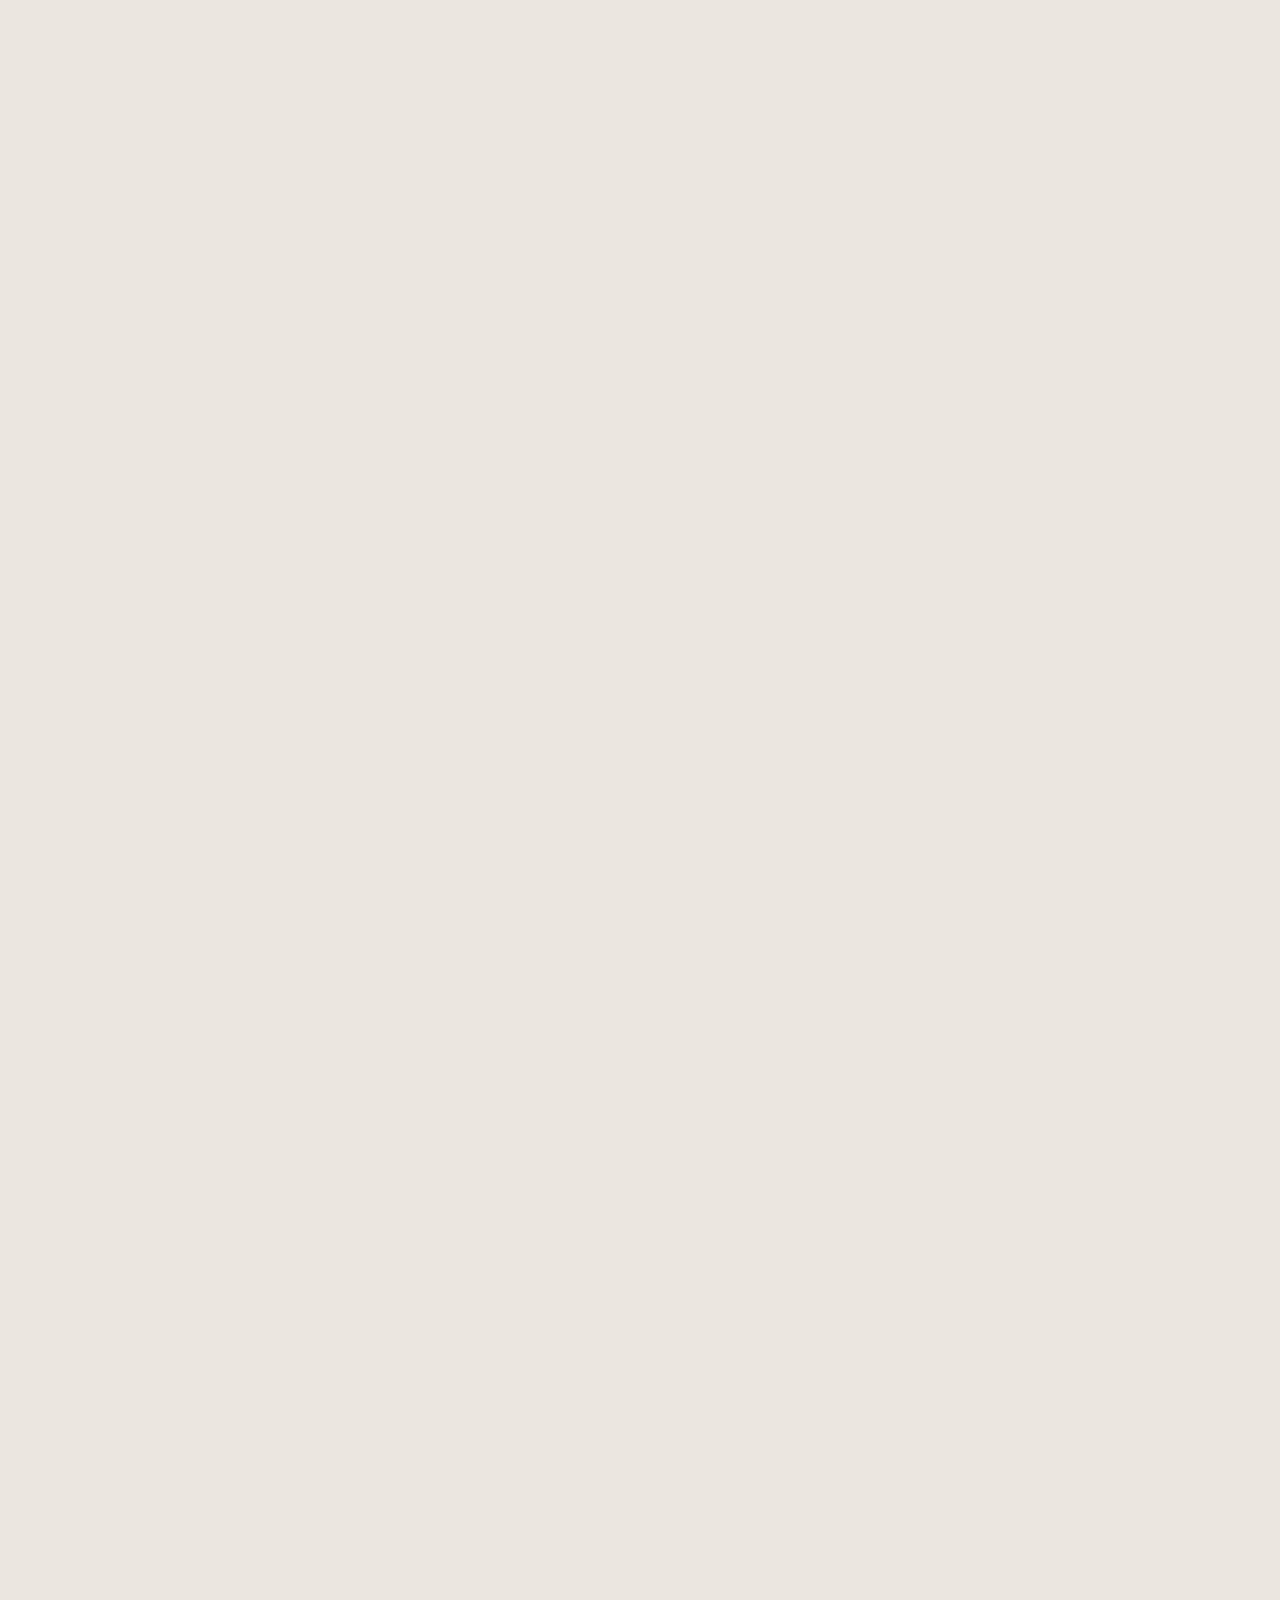
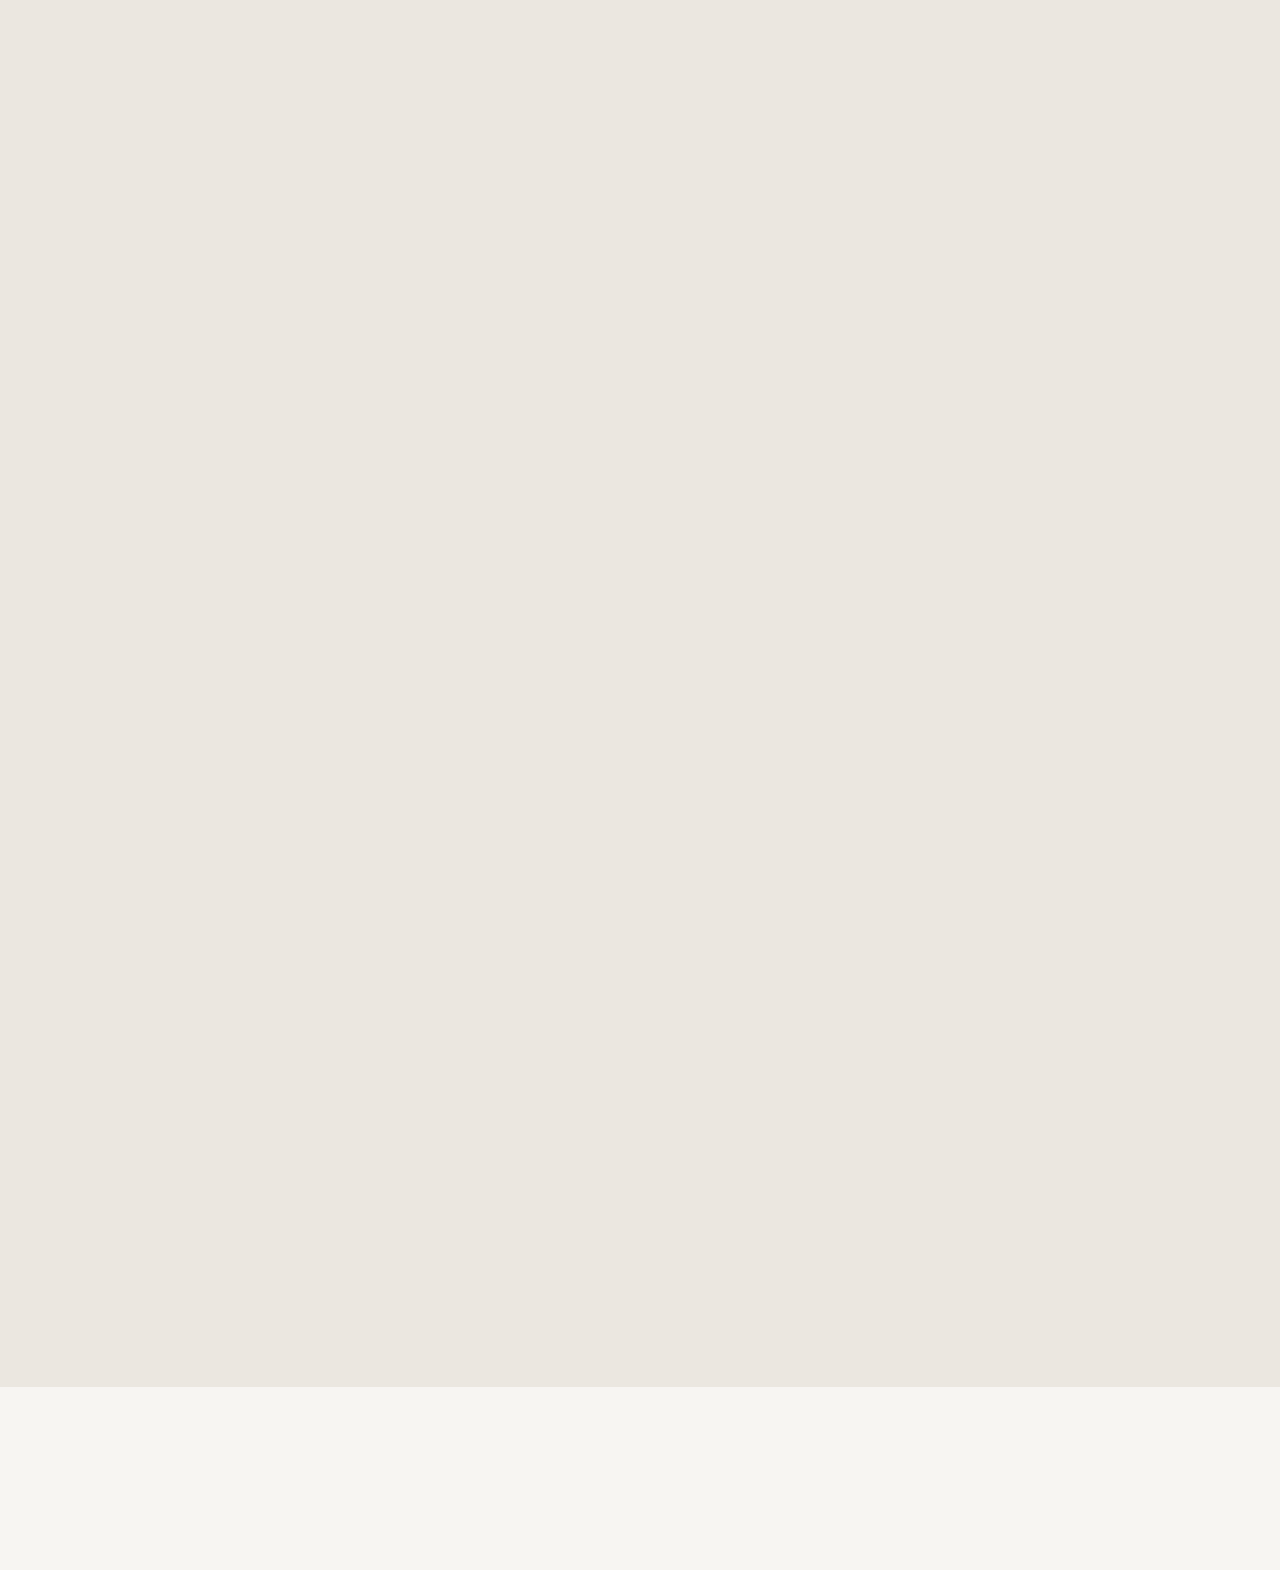
<file: bslthemes.com/html/ober/works.html>
<!doctype html>
<html lang="en-US">

<!-- Mirrored from bslthemes.com/html/ober/works.html by HTTrack Website Copier/3.x [XR&CO'2014], Tue, 25 Oct 2022 11:37:45 GMT -->
<head>

  <title>OBER - One Page Resume HTML Template</title>
  <meta http-equiv="Content-Type" content="text/html; charset=utf-8">
  <meta http-equiv="X-UA-Compatible" content="IE=edge">
  <meta name="viewport" content="width=device-width, initial-scale=1">
  <meta name="HandheldFriendly" content="true">
  <meta name="author" content="beshleyua" />

  <!-- Fonts -->
  <link rel="stylesheet" href="https://fonts.googleapis.com/css?family=Rubik%3A300%2C300i%2C400%2C400i%2C500%2C500i%2C600%2C600i%2C700%2C700i%2C800%2C800i%2C900%2C900i%7CSorts+Mill+Goudy&amp;display=swap" type="text/css" media="all" />
  <link rel="stylesheet" href="https://fonts.googleapis.com/css?family=Roboto%3A100%2C100italic%2C200%2C200italic%2C300%2C300italic%2C400%2C400italic%2C500%2C500italic%2C600%2C600italic%2C700%2C700italic%2C800%2C800italic%2C900%2C900italic%7CRoboto+Slab%3A100%2C100italic%2C200%2C200italic%2C300%2C300italic%2C400%2C400italic%2C500%2C500italic%2C600%2C600italic%2C700%2C700italic%2C800%2C800italic%2C900%2C900italic&amp;display=auto" type="text/css" media="all" />

  <!-- CSS STYLES -->
  <link rel="stylesheet" href="assets/css/vendors/bootstrap.css" type="text/css" media="all" />
  <link rel="stylesheet" href="assets/fonts/font-awesome/css/font-awesome.css" type="text/css" media="all" />
  <link rel="stylesheet" href="assets/css/vendors/magnific-popup.css" type="text/css" media="all" />
  <link rel="stylesheet" href="assets/css/vendors/splitting.css" type="text/css" media="all" />
  <link rel="stylesheet" href="assets/css/vendors/swiper.css" type="text/css" media="all" />
  <link rel="stylesheet" href="assets/css/vendors/animate.css" type="text/css" media="all" />
  <link rel="stylesheet" href="assets/css/main.css" type="text/css" media="all" />

  <!-- Favicon -->
	<link rel="shortcut icon" href="favicon.ico" type="image/x-icon">
	<link rel="icon" href="favicon.ico" type="image/x-icon">

  <!-- Global site tag (gtag.js) - Google Analytics -->
	<script async src="https://www.googletagmanager.com/gtag/js?id=UA-125314689-11"></script>
	<script>
	  window.dataLayer = window.dataLayer || [];
	  function gtag(){dataLayer.push(arguments);}
	  gtag('js', new Date());

	  gtag('config', 'UA-125314689-11');
	</script>

</head>

<body class="page light-skin">
	<div class="container-page ">

    <!-- Preloader -->
    <div class="preloader">
      <div class="centrize full-width">
        <div class="vertical-center">
          <div class="spinner-logo">
            <img src="assets/images/ober_logo.png" alt="" />
            <div class="spinner-dot"></div>
            <div class="spinner spinner-line"></div>
          </div>
        </div>
      </div>
    </div>

    <!-- Header -->
    <header class="header">
      <div class="header__builder">
        <div class="row">
          <div class="col-xs-4 col-sm-4 col-md-4 col-lg-4">

            <!-- logo -->
            <div class="logo">
              <a href="index.html">
                <img src="assets/images/ober_logo.png" alt="" />
              </a>
            </div>

          </div>
          <div class="col-xs-8 col-sm-8 col-md-8 col-lg-8 align-right">

            <!-- switcher btn -->
            <a href="#" class="switcher-btn">
              <span class="sw-before">
                <svg xmlns="http://www.w3.org/2000/svg" width="22.22" height="22.313" viewBox="0 0 22.22 22.313">
                  <path fill="#fff" d="M1752.49,105.511a5.589,5.589,0,0,0-3.94-1.655,5.466,5.466,0,0,0-3.94,1.655,5.61,5.61,0,0,0,3.94,9.566,5.473,5.473,0,0,0,3.94-1.653,5.643,5.643,0,0,0,1.65-3.957A5.516,5.516,0,0,0,1752.49,105.511Zm-1.06,6.85a4.1,4.1,0,0,1-5.76,0,4.164,4.164,0,0,1,0-5.788A4.083,4.083,0,0,1,1751.43,112.361Zm7.47-3.662h-2.27a0.768,0.768,0,0,0,0,1.536h2.27A0.768,0.768,0,0,0,1758.9,108.7Zm-10.35,8.12a0.777,0.777,0,0,0-.76.769v2.274a0.777,0.777,0,0,0,.76.767,0.786,0.786,0,0,0,.77-0.767v-2.274A0.786,0.786,0,0,0,1748.55,116.819Zm7.85-.531-1.62-1.624a0.745,0.745,0,0,0-1.06,0,0.758,0.758,0,0,0,0,1.063l1.62,1.625a0.747,0.747,0,0,0,1.06,0A0.759,0.759,0,0,0,1756.4,116.288ZM1748.55,98.3a0.777,0.777,0,0,0-.76.768v2.273a0.778,0.778,0,0,0,.76.768,0.787,0.787,0,0,0,.77-0.768V99.073A0.786,0.786,0,0,0,1748.55,98.3Zm7.88,3.278a0.744,0.744,0,0,0-1.06,0l-1.62,1.624a0.758,0.758,0,0,0,0,1.063,0.745,0.745,0,0,0,1.06,0l1.62-1.624A0.758,0.758,0,0,0,1756.43,101.583Zm-15.96,7.116h-2.26a0.78,0.78,0,0,0-.77.768,0.76,0.76,0,0,0,.77.768h2.26A0.768,0.768,0,0,0,1740.47,108.7Zm2.88,5.965a0.745,0.745,0,0,0-1.06,0l-1.62,1.624a0.759,0.759,0,0,0,0,1.064,0.747,0.747,0,0,0,1.06,0l1.62-1.625A0.758,0.758,0,0,0,1743.35,114.664Zm0-11.457-1.62-1.624a0.744,0.744,0,0,0-1.06,0,0.758,0.758,0,0,0,0,1.063l1.62,1.624a0.745,0.745,0,0,0,1.06,0A0.758,0.758,0,0,0,1743.35,103.207Z" transform="translate(-1737.44 -98.313)"/>
                </svg>
              </span>
              <span class="sw-after">
                <svg xmlns="http://www.w3.org/2000/svg" width="23" height="23" viewBox="0 0 23 23">
                  <path fill="#fff" d="M1759.46,111.076a0.819,0.819,0,0,0-.68.147,8.553,8.553,0,0,1-2.62,1.537,8.167,8.167,0,0,1-2.96.531,8.655,8.655,0,0,1-8.65-8.682,9.247,9.247,0,0,1,.47-2.864,8.038,8.038,0,0,1,1.42-2.54,0.764,0.764,0,0,0-.12-1.063,0.813,0.813,0,0,0-.68-0.148,11.856,11.856,0,0,0-6.23,4.193,11.724,11.724,0,0,0,1,15.387,11.63,11.63,0,0,0,19.55-5.553A0.707,0.707,0,0,0,1759.46,111.076Zm-4.5,6.172a10.137,10.137,0,0,1-14.29-14.145,10.245,10.245,0,0,1,3.38-2.836c-0.14.327-.29,0.651-0.41,1.006a9.908,9.908,0,0,0-.56,3.365,10.162,10.162,0,0,0,10.15,10.189,9.776,9.776,0,0,0,3.49-.62,11.659,11.659,0,0,0,1.12-.473A10.858,10.858,0,0,1,1754.96,117.248Z" transform="translate(-1737 -98)"/>
                </svg>
              </span>
            </a>

            <!-- menu btn -->
            <a href="#" class="menu-btn"><span></span></a>

          </div>
        </div>
      </div>

      <!-- Menu Full Overlay -->
      <div class="menu-full-overlay">
        <div class="menu-full-container">
          <div class="container">
            <div class="row">
              <div class="col-xs-12 col-sm-12 col-md-12 col-lg-10 offset-1">

                <!-- menu full -->
                <div class="menu-full">
                  <ul class="menu-full">
                    <li class="menu-item">
                      <a class="splitting-text-anim-2" data-splitting="chars" href="index-2.html#about-section">About</a>
                    </li>
                    <li class="menu-item">
                      <a class="splitting-text-anim-2" data-splitting="chars" href="index-2.html#resume-section">Resume</a>
                    </li>
                    <li class="menu-item">
                      <a class="splitting-text-anim-2" data-splitting="chars" href="index-2.html#works-section">Works</a>
                    </li>
                    <li class="menu-item">
                      <a class="splitting-text-anim-2" data-splitting="chars" href="index-2.html#pricing-section">Pricing</a>
                    </li>
                    <li class="menu-item">
                      <a class="splitting-text-anim-2" data-splitting="chars" href="index-2.html#blog-section">Blog</a>
                    </li>
                    <li class="menu-item">
                      <a class="splitting-text-anim-2" data-splitting="chars" href="index-2.html#contact-section">Contact</a>
                    </li>
                    <li class="menu-item menu-item-has-children has-children">
                      <a class="splitting-text-anim-2" data-splitting="chars">Pages</a>
                      <ul class="sub-menu">
                        <li class="menu-item"><a class="splitting-text-anim-1" data-splitting="chars" href="works.html">Works (grid)</a></li>
                        <li class="menu-item"><a class="splitting-text-anim-1" data-splitting="chars" href="works-list.html">Works (list)</a></li>
                        <li class="menu-item"><a class="splitting-text-anim-1" data-splitting="chars" href="work-single.html">Work Single Page</a></li>
                        <li class="menu-item"><a class="splitting-text-anim-1" data-splitting="chars" href="blog.html">Blog Posts</a></li>
                        <li class="menu-item"><a class="splitting-text-anim-1" data-splitting="chars" href="blog-single.html">Blog Single Post</a></li>
                      </ul>
                    </li>
                  </ul>
                </div>

              </div>
            </div>
          </div>
        </div>

        <!-- social -->
        <div class="menu-social-links">
          <a href="http://dribbble.com/" target="blank" class="scrolla-element-anim-1" title="dribbble">
            <i class="fab fa-dribbble"></i>
          </a>
          <a href="http://twitter.com/" target="blank" class="scrolla-element-anim-1" title="twitter">
            <i class="fab fa-twitter"></i>
          </a>
          <a href="http://behance.com/" target="blank" class="scrolla-element-anim-1" title="behance">
            <i class="fab fa-behance"></i>
          </a>
        </div>

      </div>

    </header>

		<!-- Wrapper -->
		<div class="wrapper">

      <!-- Section Started Heading -->
      <section class="section section-inner started-heading">
      	<div class="container">
      		<div class="row">
      			<div class="col-xs-12 col-sm-12 col-md-12 col-lg-12">

      				<!-- titles -->
      				<div class="h-titles">
      					<h1 class="h-title scrolla-element-anim-1 scroll-animate" data-animate="active">Projects (grid)</h1>
      				</div>

      			</div>
      		</div>
      	</div>
      </section>

      <!-- Section Works -->
      <section class="section section-inner m-archive">
        <div class="container">

          <div class="row row-custom">
            <div class="col-xs-12 col-sm-12 col-md-3 col-lg-3">
            </div>
            <div class="col-xs-12 col-sm-12 col-md-9 col-lg-9 vertical-line">

              <!-- Description -->
              <div class="text scrolla-element-anim-1 scroll-animate" data-animate="active">
          			<h6>A Collection of my favorites project I’ve designed recently. Feeling great while sharing here.</h6>
          		</div>

            </div>
          </div>

          <div class="row">
            <div class="col-xs-12 col-sm-12 col-md-12 col-lg-12">

              <!-- Works -->
              <div class="works-box">

                <div class="filter-links scrolla-element-anim-1 scroll-animate" data-animate="active">
                  <a href="#" class="active" data-href=".works-col">All</a>
                  <a href="#" data-href=".sorting-ui-ux-design">UI UX Design</a>
                  <a href="#" data-href=".sorting-photo">Photography</a>
                  <a href="#" data-href=".sorting-development">Development</a>
                  <a href="#" data-href=".sorting-branding">Branding</a>
                </div>

                <div class="works-items works-masonry-items row">

                  <div class="works-col col-xs-12 col-sm-12 col-md-12 col-lg-6 sorting-branding sorting-photo ">
                    <div class="works-item">
                      <a href="work-single.html">
                        <span class="image scrolla-element-anim-1 scroll-animate" data-animate="active">
                          <span class="img">
                            <img src="assets/images/work4.jpg" alt="Zorro" />
                            <span class="overlay"></span>
                          </span>
                        </span>
                        <span class="desc">
                          <span class="name splitting-text-anim-1 scroll-animate" data-splitting="chars" data-animate="active">
                            Zorro
                          </span>
                          <span class="category scrolla-element-anim-1 scroll-animate" data-animate="active">
                            Branding<br />Photography
                          </span>
                        </span>
                      </a>
                    </div>
                  </div>

                  <div class="works-col col-xs-12 col-sm-12 col-md-12 col-lg-6 sorting-branding sorting-ui-ux-design ">
                    <div class="works-item">
                      <a href="work-single.html">
                        <span class="image scrolla-element-anim-1 scroll-animate" data-animate="active">
                          <span class="img">
                            <img src="assets/images/work2.jpg" alt="Gooir" />
                            <span class="overlay"></span>
                          </span>
                        </span>
                        <span class="desc">
                          <span class="name splitting-text-anim-1 scroll-animate" data-splitting="chars" data-animate="active">
                            Gooir
                          </span>
                          <span class="category scrolla-element-anim-1 scroll-animate" data-animate="active">
                            Branding<br />UI UX Design
                          </span>
                        </span>
                      </a>
                    </div>
                  </div>

                  <div class="works-col col-xs-12 col-sm-12 col-md-12 col-lg-6 sorting-development sorting-ui-ux-design ">
                    <div class="works-item">
                      <a href="work-single.html">
                        <span class="image scrolla-element-anim-1 scroll-animate" data-animate="active">
                          <span class="img">
                            <img src="assets/images/work7.jpg" alt="Explore" />
                            <span class="overlay"></span>
                          </span>
                        </span>
                        <span class="desc">
                          <span class="name splitting-text-anim-1 scroll-animate" data-splitting="chars" data-animate="active">
                            Explore
                          </span>
                          <span class="category scrolla-element-anim-1 scroll-animate" data-animate="active">
                            Development<br />UI UX Design
                          </span>
                        </span>
                      </a>
                    </div>
                  </div>

                  <div class="works-col col-xs-12 col-sm-12 col-md-12 col-lg-6 sorting-branding sorting-photo ">
                    <div class="works-item">
                      <a href="work-single.html">
                        <span class="image scrolla-element-anim-1 scroll-animate" data-animate="active">
                          <span class="img">
                            <img src="assets/images/work1.jpg" alt="Mozar" />
                            <span class="overlay"></span>
                          </span>
                        </span>
                        <span class="desc">
                          <span class="name splitting-text-anim-1 scroll-animate" data-splitting="chars" data-animate="active">
                            Mozar
                          </span>
                          <span class="category scrolla-element-anim-1 scroll-animate" data-animate="active">
                            Branding<br />Photography
                          </span>
                        </span>
                      </a>
                    </div>
                  </div>

                  <div class="works-col col-xs-12 col-sm-12 col-md-12 col-lg-6 sorting-branding sorting-photo ">
                    <div class="works-item">
                      <a href="work-single.html">
                        <span class="image scrolla-element-anim-1 scroll-animate" data-animate="active">
                          <span class="img">
                            <img src="assets/images/single8.jpg" alt="Stay Fit" />
                            <span class="overlay"></span>
                          </span>
                        </span>
                        <span class="desc">
                          <span class="name splitting-text-anim-1 scroll-animate" data-splitting="chars" data-animate="active">
                            Stay Fit
                          </span>
                          <span class="category scrolla-element-anim-1 scroll-animate" data-animate="active">
                            Development<br>UI UX Design
                          </span>
                        </span>
                      </a>
                    </div>
                  </div>

                  <div class="works-col col-xs-12 col-sm-12 col-md-12 col-lg-6 sorting-branding sorting-photo ">
                    <div class="works-item">
                      <a href="work-single.html">
                        <span class="image scrolla-element-anim-1 scroll-animate" data-animate="active">
                          <span class="img">
                            <img src="assets/images/single6.jpg" alt="Kana" />
                            <span class="overlay"></span>
                          </span>
                        </span>
                        <span class="desc">
                          <span class="name splitting-text-anim-1 scroll-animate" data-splitting="chars" data-animate="active">
                            Kana
                          </span>
                          <span class="category scrolla-element-anim-1 scroll-animate" data-animate="active">
                            Development<br>Photography
                          </span>
                        </span>
                      </a>
                    </div>
                  </div>

                </div>

              </div>

            </div>
          </div>

        </div>
		  </section>

		</div>

		<!-- Footer -->
	  <div class="footer">
      <div class="footer__builder">
        <div class="container">
          <div class="row">
            <div class="col-xs-12 col-sm-12 col-md-4 col-lg-4 align-left">

              <!-- social -->
              <div class="social-links scrolla-element-anim-1 scroll-animate" data-animate="active">
                <a target="_blank" rel="nofollow" href="http://twitter.com/">
                  <i aria-hidden="true" class="fab fa-twitter"></i>
                </a>
                <a target="_blank" rel="nofollow" href="http://dribble.com/">
                  <i aria-hidden="true" class="fab fa-dribbble"></i>
                </a>
                <a target="_blank" rel="nofollow" href="http://behance.com/">
                  <i aria-hidden="true" class="fab fa-behance"></i>
                </a>
              </div>

            </div>
            <div class="col-xs-12 col-sm-12 col-md-4 col-lg-4 align-center">
              <div class="copyright-text scrolla-element-anim-1 scroll-animate" data-animate="active">© 2022 Ober. All Rights Reserved</div>
            </div>
            <div class="col-xs-12 col-sm-12 col-md-4 col-lg-4 align-right">
              <div class="copyright-text scrolla-element-anim-1 scroll-animate" data-animate="active">Developed by <strong>beshleyua</strong></div>
            </div>
          </div>
        </div>
      </div>
    </div>

	</div>

	<!-- cursor -->
	<div class="cursor"></div>

  <!-- bslthemes.com buttons html begin -->
  <div class="bsl-popup" data-theme="ober" data-category="html">
    <div class="bsl-popup__buttons"></div>
    <div class="bsl-popup__content bsl-popup__content-related">
      <div class="bsl-popup__menu"></div>
      <div class="bsl-popup__tabs">
        <div class="bsl-popup__tab bsl-popup__tab-demo"></div>
        <div class="bsl-popup__tab bsl-popup__tab-all"></div>
        <div class="bsl-popup__tab bsl-popup__tab-related"></div>
				<div class="bsl-popup__tab bsl-popup__tab-version"></div>
      </div>
    </div>
    <div class="bsl-popup__content bsl-popup__content-help"></div>
  </div>
  <!-- bslthemes.com buttons html end -->

  <script src="assets/js/jquery.min.js"></script>
  <script src="assets/js/jquery.validate.min.js"></script>
  <script src="assets/js/bootstrap.js"></script>
  <script src="assets/js/swiper.js"></script>
  <script src="assets/js/splitting.js"></script>
  <script src="assets/js/jarallax.min.js"></script>
  <script src="assets/js/magnific-popup.js"></script>
  <script src="assets/js/imagesloaded.pkgd.js"></script>
  <script src="assets/js/isotope.pkgd.js"></script>
  <script src="assets/js/jquery.scrolla.js"></script>
  <script src="assets/js/skrollr.js"></script>
  <script src="assets/js/jquery.cookie.js"></script>
  <script src="assets/js/common.js"></script>

  <!-- bslthemes.com buttons assets begin -->
	<link rel="stylesheet" href="../../bslthms-advanced-btns/assets/style.css">
  <script src="../../bslthms-advanced-btns/assets/script.js"></script>
	<!-- bslthemes.com buttons assets end -->

</body>

<!-- Mirrored from bslthemes.com/html/ober/works.html by HTTrack Website Copier/3.x [XR&CO'2014], Tue, 25 Oct 2022 11:37:45 GMT -->
</html>
</file>
<file: bslthemes.com/html/ober/assets/css/vendors/splitting.css>
/* Recommended styles for Splitting */
.splitting .word,
.splitting .char {
  display: inline-block;
}

/* Psuedo-element chars */
.splitting .char {
  position: relative;
}

/**
 * Populate the psuedo elements with the character to allow for expanded effects
 * Set to `display: none` by default; just add `display: block` when you want
 * to use the psuedo elements
 */
.splitting .char::before,
.splitting .char::after {
  content: attr(data-char);
  position: absolute;
  top: 0;
  left: 0;
  visibility: hidden;
  transition: inherit;
  user-select: none;
}

/* Expanded CSS Variables */

.splitting {
  /* The center word index */
  --word-center: calc((var(--word-total) - 1) / 2);

  /* The center character index */
  --char-center: calc((var(--char-total) - 1) / 2);

  /* The center character index */
  --line-center: calc((var(--line-total) - 1) / 2);
}

.splitting .word {
  /* Pecent (0-1) of the word's position */
  --word-percent: calc(var(--word-index) / var(--word-total));

  /* Pecent (0-1) of the line's position */
  --line-percent: calc(var(--line-index) / var(--line-total));
}

.splitting .char {
  /* Percent (0-1) of the char's position */
  --char-percent: calc(var(--char-index) / var(--char-total));

  /* Offset from center, positive & negative */
  --char-offset: calc(var(--char-index) - var(--char-center));

  /* Absolute distance from center, only positive */
  --distance: calc(
     (var(--char-offset) * var(--char-offset)) / var(--char-center)
  );

  /* Distance from center where -1 is the far left, 0 is center, 1 is far right */
  --distance-sine: calc(var(--char-offset) / var(--char-center));

  /* Distance from center where 1 is far left/far right, 0 is center */
  --distance-percent: calc((var(--distance) / var(--char-center)));
}

.splitting.cells img { width: 100%; display: block; }

@supports ( display: grid ) {
  .splitting.cells {
    position: relative;
    overflow: hidden;
    background-size: cover;
    visibility: hidden;
  }

  .splitting .cell-grid {
    background: inherit;
    position: absolute;
    top: 0;
    left: 0;
    width: 100%;
    height: 100%;
    display: grid;
    grid-template: repeat( var(--row-total), 1fr ) / repeat( var(--col-total), 1fr );
  }

  .splitting .cell {
    background: inherit;
    position: relative;
    overflow: hidden;
  }

  .splitting .cell-inner {
    background: inherit;
    position: absolute;
    visibility: visible;
    /* Size to fit the whole container size */
    width: calc(100% * var(--col-total));
    height: calc(100% * var(--row-total));
    /* Position properly */
    left: calc(-100% * var(--col-index));
    top: calc(-100% * var(--row-index));
  }

  /* Helper variables for advanced effects */
  .splitting .cell {
    --center-x: calc((var(--col-total) - 1) / 2);
    --center-y: calc((var(--row-total) - 1) / 2);

    /* Offset from center, positive & negative */
    --offset-x: calc(var(--col-index) - var(--center-x));
    --offset-y: calc(var(--row-index) - var(--center-y));

    /* Absolute distance from center, only positive */
    --distance-x: calc( (var(--offset-x) * var(--offset-x)) / var(--center-x) );

    /* Absolute distance from center, only positive */
    --distance-y: calc( (var(--offset-y) * var(--offset-y)) / var(--center-y) );
  }
}
</file>
<file: bslthemes.com/html/ober/assets/css/main.css>
* {
  outline: 0;
  box-sizing: border-box;
  -webkit-box-sizing: border-box;
}
::-webkit-input-placeholder {
  color: rgba(255, 255, 255, 0.5);
}
::-moz-placeholder {
  color: rgba(255, 255, 255, 0.5);
}
:-moz-placeholder {
  color: rgba(255, 255, 255, 0.5);
}
:-ms-input-placeholder {
  color: rgba(255, 255, 255, 0.5);
}
body,
html {
  margin: 0;
  padding: 0;
  height: auto !important;
  font-size: 20px;
  color: #fff;
  font-family: Rubik, sans-serif;
  font-weight: 300;
  line-height: 1.5;
  -webkit-font-smoothing: antialiased;
  -webkit-text-size-adjust: 100%;
}
body {
  background: #222a36;
}
body.no-scroll {
  overflow: hidden;
}
.hero-started:before,
.section-bg,
body {
  transition: background 0.7s cubic-bezier(0.3, 0, 0.3, 1);
  -webkit-transition: background 0.7s cubic-bezier(0.3, 0, 0.3, 1);
}
a {
  color: #ff8059;
  text-decoration: none;
  cursor: pointer;
  outline: 0;
  transition: all 0.7s cubic-bezier(0.3, 0, 0.3, 1);
  -webkit-transition: all 0.7s cubic-bezier(0.3, 0, 0.3, 1);
}
a:link {
  color: #ff8059;
}
a:active {
  color: #ff8059;
}
a:visited {
  color: #ff8059;
}
a:hover {
  text-decoration: underline;
}
a img {
  border: none;
}
img {
  max-width: 100%;
}
button,
input,
textarea {
  font-family: Rubik;
}
label {
  cursor: pointer;
}
iframe {
  max-width: 100%;
}
.comment-form-cookies-consent input {
  margin-right: 10px;
  position: relative;
  top: 7px;
}
.comment-form-cookies-consent label {
  display: inline-block;
  vertical-align: top;
}
.clear {
  clear: both;
}
strong {
  font-weight: 700;
}
.vertical-line {
  border-left: 1px solid #fff;
}
.row.row-custom .col-xs-12 {
  padding: 60px;
}
.fw-row {
  display: flex;
}
.fw-row .fw-col-left {
  width: 25%;
  padding-top: 60px;
  padding-bottom: 60px;
  padding-right: 60px;
  text-align: right;
}
.fw-row .fw-col-right {
  padding-top: 60px;
  padding-bottom: 60px;
  padding-left: 60px;
  width: 75%;
  border-left: 1px solid #fff;
}
h1,
h2,
h3,
h4,
h5 {
  font-weight: 400;
  font-family: "Sorts Mill Goudy";
  margin: 0;
  margin-top: 30px;
  margin-bottom: 30px;
  color: #fff;
  line-height: 1.3;
}
h1 {
  font-size: 49px;
}
h2 {
  font-size: 49px;
}
h3 {
  font-size: 39px;
}
h4 {
  font-size: 29px;
}
h5 {
  font-size: 24px;
}
h6 {
  font-weight: 300;
  font-size: 20px;
}
.post-content h1,
.post-content h2,
.post-content h3,
.post-content h4,
.post-content h5,
.post-content h6 {
  font-weight: 700;
  font-family: Rubik;
  margin: 0;
  margin-top: 50px;
  margin-bottom: 30px;
  color: #fff;
  line-height: 1.3;
}
.post-content h1 {
  font-size: 48px;
}
.post-content h2 {
  font-size: 44px;
}
.post-content h3 {
  font-size: 40px;
}
.post-content h4 {
  font-size: 36px;
}
.post-content h5 {
  font-size: 32px;
}
.post-content h6 {
  font-size: 28px;
}
p {
  padding: 0;
  margin: 30px 0;
}
strong {
  font-weight: 700;
}
@media screen and (max-width: 720px) {
  h1 {
    font-size: 30px;
  }
  .h2-title-size {
    font-size: 40px !important;
  }
  h2 {
    font-size: 25px;
  }
  h3 {
    font-size: 22px;
  }
  h4 {
    font-size: 19px;
  }
  h5 {
    font-size: 16px;
  }
  h6 {
    font-size: 14px;
  }
}
.lnk,
a.lnk {
  display: inline-block;
  vertical-align: top;
  font-size: 18px;
  color: #ff8059;
  font-weight: 700;
  text-decoration: none;
  transition: all 0.7s cubic-bezier(0.3, 0, 0.3, 1);
  -webkit-transition: all 0.7s cubic-bezier(0.3, 0, 0.3, 1);
}
.btn,
.btn-link,
a.btn,
a.btn-link,
button,
input[type="submit"] {
  padding: 0 65px;
  position: relative;
  overflow: hidden;
  display: inline-block;
  vertical-align: top;
  font-size: 18px;
  color: #fff;
  font-weight: 700;
  height: 60px;
  line-height: 58px;
  text-align: center;
  text-decoration: none;
  border: 1px solid #ff8059;
  outline: 0 !important;
  box-shadow: none !important;
  cursor: pointer;
  border-radius: 6px;
  -webkit-border-radius: 6px;
  transition: all 0.7s cubic-bezier(0.3, 0, 0.3, 1);
  -webkit-transition: all 0.7s cubic-bezier(0.3, 0, 0.3, 1);
}
button,
input[type="submit"] {
  color: #fff;
  background: #ff8059;
  outline: 0;
  cursor: pointer;
}
.btn-link:before,
.btn:before,
a.btn-link:before,
a.btn:before,
button:before {
  content: "";
  position: absolute;
  left: -10%;
  top: -50%;
  width: 120%;
  height: 120%;
  background: #ff8059;
  transition: all 0.7s cubic-bezier(0.3, 0, 0.3, 1);
  -webkit-transition: all 0.7s cubic-bezier(0.3, 0, 0.3, 1);
  transform: translate3d(0, -100%, 0) skew(-10deg, -10deg);
  -webkit-transform: translate3d(0, -100%, 0) skew(-10deg, -10deg);
  z-index: -1;
}
.btn-link:hover,
.btn:hover,
a.btn-link:hover,
a.btn:hover {
  color: #fff;
}
.btn-link:hover:before,
.btn:hover:before,
a.btn-link:hover:before,
a.btn:hover:before {
  top: -20%;
  transform: translate3d(0, 0, 0) skew(0);
  -webkit-transform: translate3d(0, 0, 0) skew(0);
}
input[type="address"],
input[type="email"],
input[type="number"],
input[type="password"],
input[type="search"],
input[type="tel"],
input[type="text"],
textarea {
  position: relative;
  padding: 0 30px;
  display: block;
  width: 100%;
  height: 70px;
  font-family: Rubik;
  font-size: 20px;
  color: #fff;
  resize: none;
  outline: 0;
  font-weight: 300;
  background: 0 0;
  border: 1px solid #fff;
  border-radius: 4px;
  -moz-border-radius: 4px;
  -webkit-border-radius: 4px;
  -khtml-border-radius: 4px;
  transition: all 0.7s cubic-bezier(0.3, 0, 0.3, 1);
  -moz-transition: all 0.7s cubic-bezier(0.3, 0, 0.3, 1);
  -webkit-transition: all 0.7s cubic-bezier(0.3, 0, 0.3, 1);
  -o-transition: all 0.7s cubic-bezier(0.3, 0, 0.3, 1);
}
input:focus,
textarea:focus {
  border-color: #fff;
  color: #fff;
}
textarea {
  height: 260px;
  padding-top: 20px;
  padding-bottom: 20px;
  resize: none;
}
label,
legend {
  display: block;
  padding-bottom: 20px;
  font-family: Rubik;
  font-size: 20px;
}
fieldset {
  border-width: 0;
  padding: 0;
}
input[type="checkbox"],
input[type="radio"] {
  display: inline;
}
label.error {
  padding-top: 10px;
  padding-bottom: 0 !important;
  font-family: Rubik;
  font-size: 14px;
  color: red;
  display: none;
}
ul {
  list-style: disc;
  margin-top: 30px;
  margin-bottom: 30px;
  padding-left: 0;
  list-style-position: inside;
}
ol {
  list-style: decimal;
  margin-top: 30px;
  margin-bottom: 30px;
  padding-left: 0;
  list-style-position: inside;
}
ol ol,
ol ul,
ul ol,
ul ul {
  margin-top: 15px;
  margin-bottom: 15px;
  margin-left: 15px;
}
code {
  padding: 0 4px;
  font-size: 14px;
  font-style: italic;
  text-decoration: none;
  display: inline-block;
  vertical-align: middle;
  overflow: auto;
  max-width: 100%;
  white-space: nowrap;
}
pre {
  margin: 30px 0;
  padding: 0;
  max-width: 100%;
  overflow: auto;
  white-space: pre;
  font-size: 14px;
}
ins,
mark {
  text-decoration: none;
}
dt {
  margin-bottom: 5px;
  font-weight: 700;
}
dd {
  margin-top: 0;
  margin-bottom: 30px;
  margin-left: 30px;
}
.block-quote,
blockquote {
  position: relative;
  margin: 50px 0 50px 50px;
  padding: 65px 50px 0 50px;
  font-family: Rubik;
  font-size: 22px;
  line-height: 1.3;
  color: #bdc1c7;
  font-weight: 300;
  border-left: 1px solid #fff;
}
.block-quote:before,
blockquote:before {
  content: "";
  position: absolute;
  top: 0;
  left: 50px;
  width: 58px;
  height: 44px;
  background: url(../images/quote.svg) no-repeat;
  background-size: contain;
}
body.light-skin .block-quote:before,
body.light-skin blockquote:before {
  filter: invert(1);
}
.block-quote p,
blockquote p {
  font-size: 22px;
  margin-bottom: 0;
  font-style: normal;
}
@media only screen and (max-width: 576px) {
  .block-quote,
  blockquote {
    font-size: 20px;
    margin: 20px 0;
  }
  .block-quote p,
  blockquote p {
    font-size: 20px;
  }
  .block-quote p br,
  blockquote p br {
    display: none;
  }
}
.block-quote cite,
blockquote cite {
  font-family: "Sorts Mill Goudy";
  font-size: 16px;
  font-style: normal;
  display: block;
  margin-top: 15px;
  position: relative;
  text-align: left;
  font-weight: 300;
}
.block-quote cite em,
blockquote cite em {
  font-style: normal;
}
.block-quote.has-background blockquote,
blockquote.has-background blockquote {
  padding: 20px 0;
}
.block-quote.has-background:before,
blockquote.has-background:before {
  left: 10px;
  top: 10px;
}
.block-quote.has-text-align-right::before,
blockquote.has-text-align-right::before {
  left: auto;
  right: 50px;
}
.block-quote.has-text-align-right cite,
blockquote.has-text-align-right cite {
  text-align: right;
}
.block-quote cite br,
blockquote cite br {
  display: none;
}
.bypostauthor {
  border-top: none;
}
.post-content .has-medium-font-size {
  line-height: 1.6;
}
.post-content .has-large-font-size {
  line-height: 1.4;
}
input[type="checkbox"],
input[type="radio"] {
  display: inline-block;
  vertical-align: top;
}
.blocks-gallery-caption {
  margin-bottom: 2rem;
}
.custom-select,
select {
  background-color: transparent;
  border: 1px solid #91959b;
  border-radius: 6px;
  -webkit-box-shadow: none;
  box-shadow: none;
  color: #fff;
  line-height: 1;
  height: 48px;
  padding: 0 20px;
  position: relative;
  width: 100%;
  -webkit-appearance: none;
  -moz-appearance: none;
  appearance: none;
  font-size: 18px;
}
.custom-select,
select {
  background: url(../images/caret-down.svg) no-repeat right 20px center/12px
    12px;
}
.post-content .gallery {
  margin: 0 -15px;
  font-size: 0;
}
.post-content .gallery .gallery-item {
  padding: 15px;
  display: inline-block;
  vertical-align: top;
  width: 33.333%;
  text-align: center;
}
.post-content .gallery.gallery-columns-1 .gallery-item {
  width: 100%;
}
.post-content .gallery.gallery-columns-2 .gallery-item {
  width: 50%;
}
.post-content .gallery.gallery-columns-3 .gallery-item {
  width: 33.333%;
}
.post-content .gallery.gallery-columns-4 .gallery-item {
  width: 25%;
}
.post-content .gallery.gallery-columns-5 .gallery-item {
  width: 20%;
}
hr {
  border-top: 1px solid #8d99a7;
}
.align-center {
  text-align: center !important;
}
.align-right {
  text-align: right !important;
}
.align-left {
  text-align: left !important;
}
.pull-right {
  float: right !important;
}
.pull-left {
  float: left !important;
}
.pull-none {
  float: none !important;
}
.alignright {
  margin-left: 30px;
  margin-bottom: 30px;
  float: right;
  max-width: 50%;
}
.alignleft {
  margin-right: 30px;
  margin-bottom: 30px;
  float: left;
  max-width: 50%;
}
.aligncenter {
  margin-left: auto;
  margin-right: auto;
  display: block;
}
.full-width {
  max-width: 100%;
  width: 100%;
}
.full-max-width {
  max-width: 100%;
  width: auto;
}
.centrize {
  display: table;
  table-layout: fixed;
  height: 100%;
  position: relative;
  top: 0;
  left: 0;
  z-index: 2;
}
.vertical-center {
  display: table-cell;
  vertical-align: middle;
}
.text-uppercase {
  text-transform: uppercase !important;
}
.text-lowercase {
  text-transform: lowercase !important;
}
.text-capitalize {
  text-transform: capitalize !important;
}
.text-regular {
  font-weight: 400 !important;
}
.text-bold {
  font-weight: 700 !important;
}
.text-italic {
  font-style: italic !important;
}
.alert-success {
  color: #fff;
  background: 0 0;
  border: none;
}
.container-page {
  position: relative;
  overflow: hidden;
  min-height: 50vh;
}
.container,
.wrapper {
  position: relative;
}
.container {
  margin: 0 auto;
  max-width: 1170px;
}
.section {
  padding: 180px 0;
}
.breadcrumbs {
  position: relative;
  margin-top: 0;
  margin-bottom: 40px;
  font-size: 0;
  float: left;
  z-index: 2;
}
.breadcrumbs a,
.breadcrumbs span {
  position: relative;
  display: inline-block;
  vertical-align: top;
  font-size: 16px;
  line-height: 19px;
  color: #222;
  text-decoration: none;
}
.breadcrumbs a {
  color: #1979d5;
  text-decoration: none;
}
.breadcrumbs a:hover {
  text-decoration: underline;
}
.preloader {
  position: fixed;
  top: 0;
  left: 0;
  width: 100%;
  height: 0%;
  text-align: center;
  z-index: 1000;
}
.preloader .centrize {
  height: 100vh;
}
.preloader:before {
  content: "";
  position: absolute;
  left: -10vw;
  top: -20vh;
  width: 120vw;
  height: 120vh;
  background: #181e27;
}
.preloader .spinner {
  display: inline-block;
  width: 15px;
  height: 15px;
  background: #ff8059;
  border-radius: 15px;
  -webkit-animation: spinner 0.75s cubic-bezier(0.17, 0.37, 0.43, 0.67) infinite;
  animation: spinner 0.75s cubic-bezier(0.17, 0.37, 0.43, 0.67) infinite;
}
.preloader .spinner-logo {
  position: relative;
  margin: 0 auto;
  width: 88px;
  font-size: 0;
}
.preloader .spinner-logo img {
  margin-bottom: 30px;
  max-width: 100%;
}
.preloader .spinner.spinner-line {
  position: absolute;
  left: 0;
  bottom: 0;
  width: 100%;
  height: 2px;
  background: #ff8059;
  border-radius: 0;
  -webkit-animation: spinnerline 1s cubic-bezier(0.17, 0.37, 0.43, 0.67)
    infinite;
  animation: spinnerline 1s cubic-bezier(0.17, 0.37, 0.43, 0.67) infinite;
}
.preloader .spinner-dot {
  position: absolute;
  left: 0;
  bottom: 0;
  width: 100%;
  height: 2px;
  background: rgba(255, 255, 255, 0.2);
  border-radius: 0;
}
.preloader.loaded:before {
  -webkit-animation: preloader 0.75s cubic-bezier(0.3, 0, 0.3, 1) forwards;
  animation: preloader 0.75s cubic-bezier(0.3, 0, 0.3, 1) forwards;
}
@-webkit-keyframes preloader {
  0% {
    -webkit-transform: translate3d(0, 0, 0) skew(-10deg, -10deg);
    transform: translate3d(0, 0, 0) skew(-10deg, -10deg);
  }
  100% {
    -webkit-transform: translate3d(0, -100%, 0) skew(0);
    transform: translate3d(0, -100%, 0) skew(0);
  }
}
@-webkit-keyframes spinner {
  0% {
    width: 15px;
  }
  50% {
    width: 50px;
  }
  100% {
    width: 15px;
  }
}
@keyframes spinner {
  0% {
    width: 15px;
  }
  50% {
    width: 50px;
  }
  100% {
    width: 15px;
  }
}
@-webkit-keyframes spinnerline {
  0% {
    width: 0;
    left: 0;
    right: auto;
  }
  50% {
    width: 100%;
    left: 0;
    right: auto;
  }
  51% {
    width: 100%;
    left: auto;
    right: 0;
  }
  100% {
    width: 0;
    left: auto;
    right: 0;
  }
}
@keyframes spinnerline {
  0% {
    width: 0;
    left: 0;
    right: auto;
  }
  50% {
    width: 100%;
    left: 0;
    right: auto;
  }
  51% {
    width: 100%;
    left: auto;
    right: 0;
  }
  100% {
    width: 0;
    left: auto;
    right: 0;
  }
}
.cursor {
  position: fixed;
  top: 0;
  left: 0;
  width: 30px;
  height: 30px;
  opacity: 1;
  background: rgba(255, 255, 255, 0.25);
  border: 1px solid transparent;
  -o-transition: width 0.3s cubic-bezier(0.3, 0, 0.3, 1),
    height 0.3s cubic-bezier(0.3, 0, 0.3, 1),
    background 0.3s cubic-bezier(0.3, 0, 0.3, 1),
    margin 0.3s cubic-bezier(0.3, 0, 0.3, 1),
    opacity 0.7s cubic-bezier(0.3, 0, 0.3, 1);
  transition: width 0.3s cubic-bezier(0.3, 0, 0.3, 1),
    height 0.3s cubic-bezier(0.3, 0, 0.3, 1),
    background 0.3s cubic-bezier(0.3, 0, 0.3, 1),
    margin 0.3s cubic-bezier(0.3, 0, 0.3, 1),
    opacity 0.7s cubic-bezier(0.3, 0, 0.3, 1);
  -webkit-transition: width 0.3s cubic-bezier(0.3, 0, 0.3, 1),
    height 0.3s cubic-bezier(0.3, 0, 0.3, 1),
    background 0.3s cubic-bezier(0.3, 0, 0.3, 1),
    margin 0.3s cubic-bezier(0.3, 0, 0.3, 1),
    opacity 0.7s cubic-bezier(0.3, 0, 0.3, 1);
  z-index: 999;
  pointer-events: none;
  border-radius: 100%;
  -moz-border-radius: 100%;
  -webkit-border-radius: 100%;
  -khtml-border-radius: 100%;
}
.cursor.cursor-zoom {
  margin-top: -25px;
  margin-left: -25px;
  width: 80px;
  height: 80px;
  background: rgba(255, 255, 255, 0);
  border-color: rgba(255, 255, 255, 0.5);
}
.swiper-container {
  width: 100%;
  height: 100%;
}
.swiper-slide {
  display: -webkit-box;
  display: -ms-flexbox;
  display: flex;
  -webkit-box-pack: center;
  -ms-flex-pack: center;
  justify-content: center;
  -webkit-box-align: center;
  -ms-flex-align: center;
  align-items: center;
}
.swiper-button-next.swiper-button-disabled,
.swiper-button-prev.swiper-button-disabled {
  pointer-events: none !important;
}
.splitting-text-anim-1 .char,
.splitting-text-anim-1 .line,
.splitting-text-anim-1 .word,
.splitting-text-anim-2 .char,
.splitting-text-anim-2 .line,
.splitting-text-anim-2 .word {
  -webkit-transition: opacity 0.3s linear, color 0.3s linear,
    -webkit-transform 0.3s cubic-bezier(0.3, 0, 0.3, 1);
  transition: opacity 0.3s linear, color 0.3s linear,
    -webkit-transform 0.3s cubic-bezier(0.3, 0, 0.3, 1);
  -o-transition: transform 0.3s cubic-bezier(0.3, 0, 0.3, 1),
    opacity 0.3s linear, color 0.3s linear;
  transition: transform 0.3s cubic-bezier(0.3, 0, 0.3, 1), opacity 0.3s linear,
    color 0.3s linear;
  transition: transform 0.3s cubic-bezier(0.3, 0, 0.3, 1), opacity 0.3s linear,
    color 0.3s linear, -webkit-transform 0.3s cubic-bezier(0.3, 0, 0.3, 1);
  -webkit-transform: translate(0, 10px);
  -ms-transform: translate(0, 10px);
  transform: translate(0, 10px);
  opacity: 0;
}
.splitting-text-anim-1.animate__active .char,
.splitting-text-anim-1.animate__active .line,
.splitting-text-anim-1.animate__active .word,
.splitting-text-anim-2.animate__active .char,
.splitting-text-anim-2.animate__active .line,
.splitting-text-anim-2.animate__active .word {
  -webkit-transform: translate(0, 0);
  -ms-transform: translate(0, 0);
  transform: translate(0, 0);
  opacity: 1;
}
.splitting-text-anim-1 .char {
  -webkit-transition-delay: calc(50ms * var(--char-index));
  -o-transition-delay: calc(50ms * var(--char-index));
  transition-delay: calc(50ms * var(--char-index));
}
.splitting-text-anim-1 .word {
  -webkit-transition-delay: calc(50ms * var(--word-index));
  -o-transition-delay: calc(50ms * var(--word-index));
  transition-delay: calc(50ms * var(--word-index));
}
.splitting-text-anim-1 .line {
  -webkit-transition-delay: calc(50ms * var(--line-index));
  -o-transition-delay: calc(50ms * var(--line-index));
  transition-delay: calc(50ms * var(--line-index));
}
.splitting-text-anim-2 .char {
  -webkit-transition-delay: calc(30ms * var(--char-index));
  -o-transition-delay: calc(30ms * var(--char-index));
  transition-delay: calc(30ms * var(--char-index));
}
.splitting-text-anim-2 .word {
  -webkit-transition-delay: calc(30ms * var(--word-index));
  -o-transition-delay: calc(30ms * var(--word-index));
  transition-delay: calc(30ms * var(--word-index));
}
.splitting-text-anim-2 .line {
  -webkit-transition-delay: calc(30ms * var(--line-index));
  -o-transition-delay: calc(30ms * var(--line-index));
  transition-delay: calc(30ms * var(--line-index));
}
.scrolla-element-anim-1 {
  -webkit-transition: opacity 0.4s linear, color 0.3s linear,
    -webkit-transform 0.7s cubic-bezier(0.3, 0, 0.3, 1);
  transition: opacity 0.4s linear, color 0.3s linear,
    -webkit-transform 0.7s cubic-bezier(0.3, 0, 0.3, 1);
  -o-transition: transform 0.7s cubic-bezier(0.3, 0, 0.3, 1),
    opacity 0.4s linear, color 0.3s linear;
  transition: transform 0.7s cubic-bezier(0.3, 0, 0.3, 1), opacity 0.4s linear,
    color 0.3s linear;
  transition: transform 0.7s cubic-bezier(0.3, 0, 0.3, 1), opacity 0.4s linear,
    color 0.3s linear, -webkit-transform 0.7s cubic-bezier(0.3, 0, 0.3, 1);
  -webkit-transform: translate(0, 20px);
  -ms-transform: translate(0, 20px);
  transform: translate(0, 20px);
  opacity: 0;
  -webkit-transition-delay: 50ms;
  -o-transition-delay: 50ms;
  transition-delay: 50ms;
}
.animate-active .scrolla-element-anim-1,
.scrolla-element-anim-1.animate__active {
  -webkit-transform: translate(0, 0);
  -ms-transform: translate(0, 0);
  transform: translate(0, 0);
  opacity: 1;
}
.animate-active .splitting-text-anim-1 .char,
.animate-active .splitting-text-anim-1 .line,
.animate-active .splitting-text-anim-1 .word,
.animate-active .splitting-text-anim-2 .char,
.animate-active .splitting-text-anim-2 .line,
.animate-active .splitting-text-anim-2 .word {
  -webkit-transform: translate(0, 0) scale(1);
  -ms-transform: translate(0, 0) scale(1);
  transform: translate(0, 0) scale(1);
  opacity: 1;
}
.section-parallax-1 .pafter {
  content: "";
  position: absolute;
  right: -41px;
  bottom: 0;
  width: 411px;
  height: 600px;
  background: url(../images/parallax_1.svg);
  pointer-events: none;
}
.section-parallax-1 .pafter div div {
  background-size: 411px 538px !important;
}
.section-parallax-1 .pbefore {
  content: "";
  position: absolute;
  left: -61px;
  bottom: -161px;
  width: 236px;
  height: 600px;
  background: url(../images/parallax_1_1.svg);
  pointer-events: none;
}
.section-parallax-1 .pbefore div div {
  background-size: 236px 236px !important;
}
.section-parallax-2 .pafter {
  content: "";
  position: absolute;
  right: -41px;
  bottom: 0;
  width: 236px;
  height: 600px;
  background: url(../images/parallax_2.svg);
  pointer-events: none;
}
.section-parallax-2 .pafter div div {
  background-size: 236px 236px !important;
}
.section-parallax-2 .pbefore {
  content: "";
  position: absolute;
  left: 41px;
  bottom: 41px;
  width: 250px;
  height: 600px;
  background: url(../images/parallax_2_2.svg);
  pointer-events: none;
}
.section-parallax-2 .pbefore div div {
  background-size: 250px 247px !important;
}
.section-parallax-3 .pbefore {
  content: "";
  position: absolute;
  left: -61px;
  bottom: -261px;
  width: 236px;
  height: 600px;
  background: url(../images/parallax_1_1.svg);
  pointer-events: none;
}
.section-parallax-3 .pbefore div div {
  background-size: 236px 236px !important;
}
.section-parallax-3 .pafter {
  content: "";
  position: absolute;
  right: -41px;
  bottom: 0;
  width: 236px;
  height: 600px;
  background: url(../images/parallax_2.svg);
  pointer-events: none;
}
.section-parallax-3 .pafter div div {
  background-size: 236px 236px !important;
}
.section-parallax-4 .pbefore {
  content: "";
  position: absolute;
  left: -41px;
  bottom: 0;
  width: 310px;
  height: 600px;
  background: url(../images/parallax_2_2.svg);
  pointer-events: none;
}
.section-parallax-4 .pbefore div div {
  background-size: 310px 380px !important;
}
.section-parallax-4 .pafter {
  content: "";
  position: absolute;
  right: -41px;
  bottom: 0;
  width: 411px;
  height: 600px;
  background: url(../images/parallax_1.svg);
  pointer-events: none;
}
.section-parallax-4 .pafter div div {
  background-size: 411px 538px !important;
}
.section-parallax-5 .pafter {
  content: "";
  position: absolute;
  right: -41px;
  bottom: 0;
  width: 236px;
  height: 600px;
  background: url(../images/parallax_2.svg);
  pointer-events: none;
}
.section-parallax-5 .pafter div div {
  background-size: 236px 236px !important;
}
button.mfp-close:before {
  display: none;
}
.header {
  padding: 30px 40px;
  position: absolute;
  left: 0;
  top: 0;
  width: 100%;
  z-index: 90;
  transition: all 0.3s cubic-bezier(0.3, 0, 0.3, 1);
  -moz-transition: all 0.3s cubic-bezier(0.3, 0, 0.3, 1);
  -webkit-transition: all 0.3s cubic-bezier(0.3, 0, 0.3, 1);
  -o-transition: all 0.3s cubic-bezier(0.3, 0, 0.3, 1);
}
.header.opened {
  overflow: auto;
  -webkit-overflow-scrolling: touch;
  height: 100vh;
}
.header.sticky {
  position: fixed;
  top: 0;
  transform: translateZ(0) translateY(0);
  -webkit-transform: translateZ(0) translateY(0);
}
@media screen and (max-width: 1200px) {
  .header.sticky {
    background: #181e27;
  }
}
@media screen and (min-width: 1200px) {
  .header.animate-in {
    animation: header_animate_one 0.8s cubic-bezier(0.3, 0, 0.3, 1) 0s forwards;
  }
  .header.animate-out {
    animation: header_animate_two 0.8s cubic-bezier(0.3, 0, 0.3, 1) 0s forwards;
  }
  @keyframes header_animate_one {
    0% {
      transform: translateZ(0) translateY(-100px);
    }
    100% {
      transform: translateZ(0) translateY(0);
    }
  }
  @keyframes header_animate_two {
    0% {
      transform: translateZ(0) translateY(0);
    }
    100% {
      transform: translateZ(0) translateY(-100px);
    }
  }
}
.admin-bar .header.sticky {
  top: 32px;
}
.header.default-sticky {
  background: #18181b;
}
.header .header__builder .row {
  justify-content: space-between;
  align-items: center;
}
.header .header__builder .row > div {
  width: auto;
}
.header .navbar {
  padding: 0;
  position: relative;
  height: 50px;
  z-index: 3;
}
.header.sticky .navbar.default:before {
  content: "";
  position: absolute;
  left: -40px;
  right: -40px;
  top: -30px;
  bottom: -30px;
  background: #181e27;
}
body.light-skin .header.sticky .navbar.default:before {
  background: #ebe7e0;
}
.header .navbar:after {
  content: "";
  position: relative;
  clear: both;
  display: block;
}
.header .logo {
  position: relative;
  margin-right: 30px;
  float: left;
  width: 80px;
  font-size: 0;
}
.header .logo a {
  display: -webkit-box;
  display: -ms-flexbox;
  display: flex;
  -webkit-box-pack: center;
  -ms-flex-pack: center;
  justify-content: center;
  -webkit-box-align: center;
  -ms-flex-align: center;
  align-items: center;
  width: 100%;
  height: 50px;
}
.header .logo img {
  max-width: 100%;
  height: auto;
  transition: all 0.3s cubic-bezier(0.3, 0, 0.3, 1);
  -moz-transition: all 0.3s cubic-bezier(0.3, 0, 0.3, 1);
  -webkit-transition: all 0.3s cubic-bezier(0.3, 0, 0.3, 1);
  -o-transition: all 0.3s cubic-bezier(0.3, 0, 0.3, 1);
}
.header .dropdown-toggle::after {
  vertical-align: 0.155em;
}
.switcher-btn {
  margin-right: 40px;
  position: relative;
  display: inline-block;
  vertical-align: top;
  width: 25px;
  height: 40px;
  text-align: center;
}
.switcher-btn .sw-after,
.switcher-btn .sw-before {
  position: absolute;
  top: 50%;
  left: 50%;
  margin: -12px 0 0 -12px;
  width: 24px;
  height: 24px;
  line-height: 0;
}
.switcher-btn .sw-after svg,
.switcher-btn .sw-before svg {
  max-width: 25px;
}
.switcher-btn .sw-before svg {
  opacity: 1;
  pointer-events: auto;
  visibility: visible;
}
.switcher-btn .sw-after svg {
  opacity: 0;
  pointer-events: none;
  visibility: hidden;
}
.switcher-btn.active .sw-before svg {
  opacity: 0;
  pointer-events: none;
  visibility: hidden;
}
.switcher-btn.active .sw-after svg {
  opacity: 1;
  pointer-events: auto;
  visibility: visible;
}
.menu-btn {
  margin-top: -14px;
  position: absolute;
  top: 50%;
  right: 0;
  width: 25px;
  height: 40px;
}
.menu-btn.default-menu-btn {
  display: none;
}
.header__builder .menu-btn {
  margin-top: 0;
  margin-left: auto;
  position: relative;
  top: 0;
  display: block;
  z-index: 3;
}
.menu-btn span {
  margin-top: -7px;
  position: absolute;
  left: 0;
  top: 50%;
  width: 100%;
  height: 14px;
  display: block;
}
.menu-btn span:after,
.menu-btn span:before {
  content: "";
  position: absolute;
  left: 0;
  top: 0;
  width: 100%;
  height: 2px;
  background: #fff;
  transition: all 0.3s cubic-bezier(0.3, 0, 0.3, 1);
  -moz-transition: all 0.3s cubic-bezier(0.3, 0, 0.3, 1);
  -webkit-transition: all 0.3s cubic-bezier(0.3, 0, 0.3, 1);
  -o-transition: all 0.3s cubic-bezier(0.3, 0, 0.3, 1);
  border-radius: 1px;
  -moz-border-radius: 1px;
  -webkit-border-radius: 1px;
  -khtml-border-radius: 1px;
}
.menu-btn span:after {
  top: auto;
  bottom: 0;
}
.menu-btn.no-touch {
  pointer-events: none;
}
.menu-btn.active span {
  background: 0 0;
}
.menu-btn.active span:after,
.menu-btn.active span:before {
  top: 8px;
  -ms-transform: rotate(-45deg);
  transform: rotate(-45deg);
  -webkit-transform: rotate(-45deg);
  -moz-transform: rotate(-45deg);
  -o-transform: rotate(-45deg);
}
.menu-btn.active span:after {
  -ms-transform: rotate(45deg);
  transform: rotate(45deg);
  -webkit-transform: rotate(45deg);
  -moz-transform: rotate(45deg);
  -o-transform: rotate(45deg);
}
.menu-full-overlay {
  position: fixed;
  left: 0;
  top: 0;
  width: 100%;
  height: 100%;
  z-index: 2;
  visibility: hidden;
  opacity: 0;
  pointer-events: none;
}
.menu-full-overlay:before {
  content: "";
  position: absolute;
  left: -10vw;
  top: -20vh;
  width: 120vw;
  height: 120vh;
  background: #181e27;
  -webkit-animation: close-menu-popup 1s cubic-bezier(0.3, 0, 0.3, 1) forwards;
  animation: close-menu-popup 1s cubic-bezier(0.3, 0, 0.3, 1) forwards;
}
.menu-full-overlay.is-open:before {
  -webkit-animation: open-menu-popup 1s cubic-bezier(0.3, 0, 0.3, 1) forwards;
  animation: open-menu-popup 1s cubic-bezier(0.3, 0, 0.3, 1) forwards;
}
.menu-full-overlay.has-scroll .menu-full-container {
  overflow: auto;
}
.menu-full-overlay.visible {
  visibility: visible;
  opacity: 1;
  pointer-events: auto;
}
.menu-full-container {
  position: absolute;
  top: 0;
  left: 0;
  overflow: hidden;
  display: flex;
  align-items: center;
  width: 100%;
  height: 100%;
  -webkit-overflow-scrolling: touch;
  z-index: 3;
}
.menu-full-container .container {
  margin: auto;
}
.menu-full {
  position: relative;
  padding: 150px 0;
}
.menu-full ul {
  margin: 0;
  padding: 0;
  list-style: none;
  text-align: left;
}
.menu-full ul li {
  margin-bottom: 40px;
}
.menu-full ul li:last-child {
  margin-bottom: 0;
}
.menu-full ul li a {
  position: relative;
  display: inline-block;
  vertical-align: top;
  font-size: 120px;
  line-height: 1;
  font-family: "Sorts Mill Goudy";
  color: #fff;
  text-decoration: none;
}
.menu-full ul li a:hover .char,
.menu-full ul li a:hover .word {
  color: #ff8059;
}
.menu-full ul li ul {
  margin: 0;
  padding: 0;
  position: relative;
  display: none;
}
.menu-full ul li ul li {
  margin-bottom: 20px;
  line-height: 1;
}
.menu-full ul li ul li:last-child {
  margin-bottom: 0;
}
.menu-full ul li ul li.scrolla-element-anim-1:nth-child(1) {
  -webkit-transition-delay: 0.1s;
  -o-transition-delay: 0.1s;
  transition-delay: 0.1s;
}
.menu-full ul li ul li.scrolla-element-anim-1:nth-child(2) {
  -webkit-transition-delay: 0.2s;
  -o-transition-delay: 0.2s;
  transition-delay: 0.2s;
}
.menu-full ul li ul li.scrolla-element-anim-1:nth-child(3) {
  -webkit-transition-delay: 0.3s;
  -o-transition-delay: 0.3s;
  transition-delay: 0.3s;
}
.menu-full ul li ul li.scrolla-element-anim-1:nth-child(4) {
  -webkit-transition-delay: 0.4s;
  -o-transition-delay: 0.4s;
  transition-delay: 0.4s;
}
.menu-full ul li ul li.scrolla-element-anim-1:nth-child(5) {
  -webkit-transition-delay: 0.5s;
  -o-transition-delay: 0.5s;
  transition-delay: 0.5s;
}
.menu-full ul li ul li.scrolla-element-anim-1:nth-child(6) {
  -webkit-transition-delay: 0.6s;
  -o-transition-delay: 0.6s;
  transition-delay: 0.6s;
}
.menu-full ul li ul li.scrolla-element-anim-1:nth-child(7) {
  -webkit-transition-delay: 0.7s;
  -o-transition-delay: 0.7s;
  transition-delay: 0.7s;
}
.menu-full ul li ul li.scrolla-element-anim-1:nth-child(8) {
  -webkit-transition-delay: 0.8s;
  -o-transition-delay: 0.8s;
  transition-delay: 0.8s;
}
.menu-full ul li ul li.scrolla-element-anim-1:nth-child(9) {
  -webkit-transition-delay: 0.9s;
  -o-transition-delay: 0.9s;
  transition-delay: 0.9s;
}
.menu-full ul li ul li.scrolla-element-anim-1:nth-child(10) {
  -webkit-transition-delay: 1s;
  -o-transition-delay: 1s;
  transition-delay: 1s;
}
.menu-full ul li ul li a {
  padding-left: 40px;
  padding-right: 0;
  position: relative;
  display: inline-block;
  vertical-align: top;
  font-family: Rubik;
  font-size: 40px;
  line-height: 1;
  font-weight: 300;
  color: #bdc1c7;
}
.menu-full ul li ul li a:hover .char,
.menu-full ul li ul li a:hover .word {
  color: #ff8059;
}
.menu-full ul li ul li.active > a {
  color: #ff8059;
}
.menu-full ul li.active > a {
  color: #ff8059;
}
.menu-full ul li.opened > ul {
  padding: 30px 0;
  opacity: 1;
  visibility: visible;
}
.menu-full ul li.opened .scrolla-element-anim-1 {
  -webkit-transform: translate(0, 0);
  -ms-transform: translate(0, 0);
  transform: translate(0, 0);
  opacity: 1;
}
.menu-full ul li.disable {
  pointer-events: none;
}
.menu-full ul li.disable > a .char {
  opacity: 0.5 !important;
}
.menu-social-links {
  position: absolute;
  right: 50px;
  bottom: 45px;
  opacity: 0;
  z-index: 3;
  transition: all 0.3s cubic-bezier(0.3, 0, 0.3, 1);
  -webkit-transition: all 0.3s cubic-bezier(0.3, 0, 0.3, 1);
}
.is-open .menu-social-links {
  opacity: 1;
  transition-delay: 1s;
}
.menu-social-links a {
  margin-top: 30px;
  position: relative;
  display: block;
  line-height: 1;
  color: #fff;
  text-decoration: none;
}
.menu-social-links a i {
  font-size: 22px;
}
.menu-social-links a:hover i {
  color: #ff8059;
}
@-webkit-keyframes close-menu-popup {
  0% {
    -webkit-transform: translate3d(0, 0, 0) skew(-10deg, -10deg);
    transform: translate3d(0, 0, 0) skew(-10deg, -10deg);
  }
  100% {
    -webkit-transform: translate3d(0, -100%, 0) skew(0);
    transform: translate3d(0, -100%, 0) skew(0);
  }
}
@-webkit-keyframes open-menu-popup {
  0% {
    -webkit-transform: translate3d(0, -100%, 0) skew(-10deg, -10deg);
    transform: translate3d(0, -100%, 0) skew(-10deg, -10deg);
  }
  100% {
    -webkit-transform: translate3d(0, 0, 0) skew(0);
    transform: translate3d(0, 0, 0) skew(0);
  }
}
.header .logo.logo-link {
  display: block;
  max-width: 200px;
  width: auto;
}
.header .logo.logo-link a {
  display: block;
  text-decoration: none;
}
.header .logo .logotype__title {
  display: block;
  font-family: "Sorts Mill Goudy";
  font-size: 22px;
  line-height: 1;
  font-weight: 800;
  white-space: nowrap;
  text-overflow: ellipsis;
  overflow: hidden;
  color: #fff;
}
.header .logo .logotype__sub {
  display: block;
  font-size: 0.875rem;
  white-space: nowrap;
  text-overflow: ellipsis;
  overflow: hidden;
  color: #bdc1c7;
}
.menu-full-overlay.is-open .menu-full ul li.has-children > a i {
  transition: opacity 0.7s cubic-bezier(0.3, 0, 0.3, 1) 1s,
    transform 0.7s cubic-bezier(0.3, 0, 0.3, 1) 0s;
  -webkit-transition: opacity 0.7s cubic-bezier(0.3, 0, 0.3, 1) 1s,
    transform 0.7s cubic-bezier(0.3, 0, 0.3, 1) 0s;
}
.menu-full-overlay.is-open .menu-full ul li.has-children.opened > a i {
  transition: opacity 0.7s cubic-bezier(0.3, 0, 0.3, 1) 1s,
    transform 0.7s cubic-bezier(0.3, 0, 0.3, 1) 0s;
  -webkit-transition: opacity 0.7s cubic-bezier(0.3, 0, 0.3, 1) 1s,
    transform 0.7s cubic-bezier(0.3, 0, 0.3, 1) 0s;
}
.menu-full ul li.has-children > a i {
  margin-left: 25px;
  margin-top: -12px;
  position: absolute;
  top: 50%;
  display: inline-block;
  vertical-align: middle;
  content: "\f078";
  -moz-osx-font-smoothing: grayscale;
  -webkit-font-smoothing: antialiased;
  display: inline-block;
  font-style: normal;
  font-variant: normal;
  text-rendering: auto;
  font-size: 34px;
  line-height: 34px;
  font-family: "Font Awesome 5 Free";
  font-weight: 900;
  transition: all 0.3s cubic-bezier(0.3, 0, 0.3, 1);
  -webkit-transition: all 0.3s cubic-bezier(0.3, 0, 0.3, 1);
  opacity: 0;
}
.is-open .menu-full ul li.has-children > a i {
  opacity: 1;
  transition-delay: 0.5s;
}
.menu-full ul li.has-children.opened > a i {
  transform: rotate(180deg);
}
.footer {
  margin: 0;
  padding: 85px 0 65px 0;
}
.footer.footer-default {
  padding: 85px 0 65px 0;
}
.footer .copyright-text,
.footer .footer-heading {
  color: #bdc1c7;
  font-size: 18px;
  font-weight: 300;
}
.footer .copyright-text p,
.footer .footer-heading p {
  margin: 0;
}
.footer .copyright-text a,
.footer .footer-heading a {
  color: #fff;
  font-weight: 300;
}
.footer .copyright-text a:hover,
.footer .footer-heading a:hover {
  color: #ff8059;
}
.social-links a {
  margin-top: 0;
  margin-right: 15px;
  margin-left: 0;
  position: relative;
  display: inline-block;
  vertical-align: top;
  font-size: 22px;
  color: #fff;
  font-weight: 700;
  text-decoration: none;
}
.social-links a:hover {
  color: #ff8059;
}
.section {
  position: relative;
  z-index: 2;
}
.section.section-inner.started-heading {
  margin-top: 350px;
}
.section.section-inner.started-heading .h-titles {
  margin-top: -75px;
}
.section.section-inner {
  padding: 0;
  background: #181e27;
}
.section.section-inner.m-archive {
  padding-top: 40px;
  padding-bottom: 180px;
}
.section-bg {
  background: #181e27;
}
.m-titles {
  position: relative;
}
.m-titles .m-category {
  margin-bottom: 50px;
  color: #bdc1c7;
  font-style: normal;
  font-weight: 300;
}
.m-titles .m-category a {
  font-weight: 700;
}
.h-titles .h-title,
.m-titles .m-title {
  margin-top: 0;
  margin-bottom: 40px;
  font-family: "Sorts Mill Goudy";
  font-size: 138px;
  line-height: 1;
  color: #fff;
  font-weight: 400;
}
.h-titles .h-subtitle,
.m-titles .m-subtitle {
  position: relative;
  font-size: 22px;
  line-height: 1;
  color: #fff;
  font-weight: 300;
  z-index: 2;
}
.h-titles .h-subtitle.red,
.m-titles .m-subtitle.red {
  color: #ff8059;
}
.single .m-titles,
.single-post .m-titles {
  margin-top: -55px;
}
.single .m-title,
.single-post .m-title {
  font-size: 100px;
  line-height: 1.1;
}
.single-portfolio .m-titles {
  padding-top: 350px;
  margin-top: 0;
}
.single-portfolio .m-titles:before {
  content: "";
  position: absolute;
  left: -100%;
  top: 0;
  width: 300%;
  height: 425px;
  background: #222a36;
}
.single-portfolio .m-title {
  position: relative;
  font-size: 138px;
  line-height: 1;
  z-index: 2;
}
.p-title {
  margin-top: 80px;
  margin-bottom: 40px;
  font-size: 40px;
  font-weight: 700;
}
.section.section-started {
  padding: 0;
}
.hero-started {
  padding-top: 280px;
  position: relative;
}
.hero-started:before {
  content: "";
  position: absolute;
  left: -100%;
  bottom: -10px;
  width: 300%;
  height: 380px;
  background: #181e27;
}
.hero-started .slide {
  position: absolute;
  bottom: 120px;
  right: -139px;
  width: 749px;
  height: 918px;
}
.hero-started .slide img {
  position: absolute;
  left: 0;
  top: 0;
  width: 100%;
  height: 100%;
  object-fit: cover;
  border-radius: 380px;
  -webkit-border-radius: 380px;
  z-index: 10;
}
.hero-started .slide .circle {
  position: absolute;
  left: 0;
  bottom: 0;
  width: 749px;
}
.hero-started .slide .circle.circle-1 {
  width: 749px;
  z-index: 2;
}
.hero-started .slide .circle.circle-2 {
  left: -75px;
  bottom: 10px;
  width: 416px;
  z-index: 3;
}
.hero-started .slide .circle.circle-3 {
  left: auto;
  right: -75px;
  bottom: 10px;
  width: 416px;
  z-index: 1;
}
.hero-started .slide .circle.circle-4 {
  left: auto;
  right: 10px;
  bottom: 270px;
  width: 121px;
  z-index: 4;
}
.hero-started .slide .circle.circle-5 {
  left: auto;
  right: 45px;
  bottom: 300px;
  width: 232px;
  z-index: 5;
}
.hero-started .slide .circle svg {
  max-width: 100%;
}
.hero-started .content {
  position: relative;
  min-height: 670px;
}
.hero-started .titles {
  max-width: 570px;
  z-index: 3;
}
.hero-started .title {
  font-family: "Sorts Mill Goudy";
  font-size: 138px;
  line-height: 0.9;
  color: #fff;
  font-weight: 400;
  margin: 10px 0 40px 0;
}
.hero-started .subtitle {
  font-size: 40px;
  color: #bdc1c7;
  font-weight: 300;
  text-transform: uppercase;
}
.hero-started .description {
  padding: 40px 0 40px 40px;
  margin-left: 100px;
  font-size: 22px;
  color: #bdc1c7;
  font-weight: 300;
  max-width: 350px;
  border-left: 1px solid #fff;
}
.hero-started .description p {
  margin: 0;
}
.hero-started .social-links {
  margin-top: 30px;
  line-height: 1;
}
.hero-started .info-list {
  margin-top: 70px;
  min-height: 66px;
  position: relative;
}
.hero-started .info-list ul {
  margin: 0;
  padding: 0;
  list-style: none;
  font-size: 0;
}
.hero-started .info-list ul li {
  display: inline-block;
  vertical-align: top;
  width: 33.333%;
  text-align: center;
  font-size: 22px;
  color: #bdc1c7;
  font-weight: 300;
}
.hero-started .info-list ul li:first-child {
  text-align: left;
}
.hero-started .info-list ul li:last-child {
  text-align: right;
}
.hero-started .info-list ul li strong {
  display: block;
  color: #fff;
}
.profile-box p:first-child,
.text p:first-child {
  margin-top: 0;
}
.profile-box p:last-child,
.text p:last-child {
  margin-bottom: 0;
}
.profile-box .btn,
.text + .btn {
  margin-top: 60px;
}
.profile-box .signature {
  margin-top: 60px;
}
.numbers-item {
  margin-top: 60px;
  line-height: 1.2;
}
.numbers-item:first-child {
  margin-top: 0;
}
.numbers-item .icon {
  margin-bottom: 20px;
  font-size: 34px;
  line-height: 1;
  color: #ff8059;
}
.numbers-item .num {
  font-size: 40px;
  font-weight: 700;
}
.contacts-items .numbers-item .num {
  font-size: 18px;
}
.numbers-item .title {
  color: #bdc1c7;
  font-size: 18px;
}
.skills-item {
  margin-top: 25px;
  font-size: 0;
  line-height: 1;
}
.skills-item:first-child {
  margin-top: 0;
}
.skills-item .name {
  display: inline-block;
  vertical-align: top;
  width: 30%;
  font-size: 24px;
  line-height: 20px;
  font-weight: 700;
}
.skills-item .dots {
  display: inline-block;
  vertical-align: top;
  width: 50%;
}
.skills-item .dots-row {
  display: flex;
  justify-content: space-between;
}
.skills-item .dots .dot {
  width: 20px;
  height: 20px;
  background: #181e27;
  border-radius: 100%;
  -webkit-border-radius: 100%;
}
.skills-item .value {
  display: inline-block;
  vertical-align: top;
  width: 20%;
  text-align: right;
}
.skills-item .value .num {
  margin-top: -3px;
  padding: 0 10px;
  display: inline-block;
  vertical-align: top;
  font-size: 18px;
  font-weight: 700;
  color: #fff;
  height: 26px;
  line-height: 26px;
  text-align: right;
  background: #ff8059;
  border-radius: 28px;
  -webkit-border-radius: 28px;
}
.skills-item .dots.dots-1 .dot:nth-child(-n + 1),
.skills-item .dots.dots-10 .dot:nth-child(-n + 1),
.skills-item .dots.dots-2 .dot:nth-child(-n + 1),
.skills-item .dots.dots-3 .dot:nth-child(-n + 1),
.skills-item .dots.dots-4 .dot:nth-child(-n + 1),
.skills-item .dots.dots-5 .dot:nth-child(-n + 1),
.skills-item .dots.dots-6 .dot:nth-child(-n + 1),
.skills-item .dots.dots-7 .dot:nth-child(-n + 1),
.skills-item .dots.dots-8 .dot:nth-child(-n + 1),
.skills-item .dots.dots-9 .dot:nth-child(-n + 1) {
  background: #ff8059;
}
.skills-item .dots.dots-11 .dot:nth-child(-n + 2),
.skills-item .dots.dots-12 .dot:nth-child(-n + 2),
.skills-item .dots.dots-13 .dot:nth-child(-n + 2),
.skills-item .dots.dots-14 .dot:nth-child(-n + 2),
.skills-item .dots.dots-15 .dot:nth-child(-n + 2),
.skills-item .dots.dots-16 .dot:nth-child(-n + 2),
.skills-item .dots.dots-17 .dot:nth-child(-n + 2),
.skills-item .dots.dots-18 .dot:nth-child(-n + 2),
.skills-item .dots.dots-19 .dot:nth-child(-n + 2),
.skills-item .dots.dots-20 .dot:nth-child(-n + 2) {
  background: #ff8059;
}
.skills-item .dots.dots-21 .dot:nth-child(-n + 3),
.skills-item .dots.dots-22 .dot:nth-child(-n + 3),
.skills-item .dots.dots-23 .dot:nth-child(-n + 3),
.skills-item .dots.dots-24 .dot:nth-child(-n + 3),
.skills-item .dots.dots-25 .dot:nth-child(-n + 3),
.skills-item .dots.dots-26 .dot:nth-child(-n + 3),
.skills-item .dots.dots-27 .dot:nth-child(-n + 3),
.skills-item .dots.dots-28 .dot:nth-child(-n + 3),
.skills-item .dots.dots-29 .dot:nth-child(-n + 3),
.skills-item .dots.dots-30 .dot:nth-child(-n + 3) {
  background: #ff8059;
}
.skills-item .dots.dots-31 .dot:nth-child(-n + 4),
.skills-item .dots.dots-32 .dot:nth-child(-n + 4),
.skills-item .dots.dots-33 .dot:nth-child(-n + 4),
.skills-item .dots.dots-34 .dot:nth-child(-n + 4),
.skills-item .dots.dots-35 .dot:nth-child(-n + 4),
.skills-item .dots.dots-36 .dot:nth-child(-n + 4),
.skills-item .dots.dots-37 .dot:nth-child(-n + 4),
.skills-item .dots.dots-38 .dot:nth-child(-n + 4),
.skills-item .dots.dots-39 .dot:nth-child(-n + 4),
.skills-item .dots.dots-40 .dot:nth-child(-n + 4) {
  background: #ff8059;
}
.skills-item .dots.dots-41 .dot:nth-child(-n + 5),
.skills-item .dots.dots-42 .dot:nth-child(-n + 5),
.skills-item .dots.dots-43 .dot:nth-child(-n + 5),
.skills-item .dots.dots-44 .dot:nth-child(-n + 5),
.skills-item .dots.dots-45 .dot:nth-child(-n + 5),
.skills-item .dots.dots-46 .dot:nth-child(-n + 5),
.skills-item .dots.dots-47 .dot:nth-child(-n + 5),
.skills-item .dots.dots-48 .dot:nth-child(-n + 5),
.skills-item .dots.dots-49 .dot:nth-child(-n + 5),
.skills-item .dots.dots-50 .dot:nth-child(-n + 5) {
  background: #ff8059;
}
.skills-item .dots.dots-51 .dot:nth-child(-n + 6),
.skills-item .dots.dots-52 .dot:nth-child(-n + 6),
.skills-item .dots.dots-53 .dot:nth-child(-n + 6),
.skills-item .dots.dots-54 .dot:nth-child(-n + 6),
.skills-item .dots.dots-55 .dot:nth-child(-n + 6),
.skills-item .dots.dots-56 .dot:nth-child(-n + 6),
.skills-item .dots.dots-57 .dot:nth-child(-n + 6),
.skills-item .dots.dots-58 .dot:nth-child(-n + 6),
.skills-item .dots.dots-59 .dot:nth-child(-n + 6),
.skills-item .dots.dots-60 .dot:nth-child(-n + 6) {
  background: #ff8059;
}
.skills-item .dots.dots-61 .dot:nth-child(-n + 7),
.skills-item .dots.dots-62 .dot:nth-child(-n + 7),
.skills-item .dots.dots-63 .dot:nth-child(-n + 7),
.skills-item .dots.dots-64 .dot:nth-child(-n + 7),
.skills-item .dots.dots-65 .dot:nth-child(-n + 7),
.skills-item .dots.dots-66 .dot:nth-child(-n + 7),
.skills-item .dots.dots-67 .dot:nth-child(-n + 7),
.skills-item .dots.dots-68 .dot:nth-child(-n + 7),
.skills-item .dots.dots-69 .dot:nth-child(-n + 7),
.skills-item .dots.dots-70 .dot:nth-child(-n + 7) {
  background: #ff8059;
}
.skills-item .dots.dots-71 .dot:nth-child(-n + 8),
.skills-item .dots.dots-72 .dot:nth-child(-n + 8),
.skills-item .dots.dots-73 .dot:nth-child(-n + 8),
.skills-item .dots.dots-74 .dot:nth-child(-n + 8),
.skills-item .dots.dots-75 .dot:nth-child(-n + 8),
.skills-item .dots.dots-76 .dot:nth-child(-n + 8),
.skills-item .dots.dots-77 .dot:nth-child(-n + 8),
.skills-item .dots.dots-78 .dot:nth-child(-n + 8),
.skills-item .dots.dots-79 .dot:nth-child(-n + 8),
.skills-item .dots.dots-80 .dot:nth-child(-n + 8) {
  background: #ff8059;
}
.skills-item .dots.dots-81 .dot:nth-child(-n + 9),
.skills-item .dots.dots-82 .dot:nth-child(-n + 9),
.skills-item .dots.dots-83 .dot:nth-child(-n + 9),
.skills-item .dots.dots-84 .dot:nth-child(-n + 9),
.skills-item .dots.dots-85 .dot:nth-child(-n + 9),
.skills-item .dots.dots-86 .dot:nth-child(-n + 9),
.skills-item .dots.dots-87 .dot:nth-child(-n + 9),
.skills-item .dots.dots-88 .dot:nth-child(-n + 9),
.skills-item .dots.dots-89 .dot:nth-child(-n + 9),
.skills-item .dots.dots-90 .dot:nth-child(-n + 9) {
  background: #ff8059;
}
.skills-item .dots.dots-100 .dot:nth-child(-n + 10),
.skills-item .dots.dots-91 .dot:nth-child(-n + 10),
.skills-item .dots.dots-92 .dot:nth-child(-n + 10),
.skills-item .dots.dots-93 .dot:nth-child(-n + 10),
.skills-item .dots.dots-94 .dot:nth-child(-n + 10),
.skills-item .dots.dots-95 .dot:nth-child(-n + 10),
.skills-item .dots.dots-96 .dot:nth-child(-n + 10),
.skills-item .dots.dots-97 .dot:nth-child(-n + 10),
.skills-item .dots.dots-98 .dot:nth-child(-n + 10),
.skills-item .dots.dots-99 .dot:nth-child(-n + 10) {
  background: #ff8059;
}
.history-left {
  margin-bottom: 40px;
  float: left;
  width: 270px;
}
.history-right {
  float: right;
  width: 270px;
}
.history-item {
  margin-top: 40px;
}
.history-item:first-child {
  margin-top: 0;
}
.history-item .date,
.history-item .subname {
  font-size: 18px;
  color: #91959b;
  font-weight: 300;
}
.history-item .name {
  font-size: 24px;
  font-weight: 700;
}
.history-item .text {
  margin: 16px 0 0 0;
  font-size: 18px;
  color: #bdc1c7;
}
.services-items {
  margin-top: -40px;
  display: flex;
  justify-content: space-between;
  flex-wrap: wrap;
}
.services-col {
  max-width: 270px;
  flex: 0 0 50%;
}
.services-item {
  padding: 40px 0 0 0;
}
.services-item:first-child {
  margin-top: 0;
}
.services-item .icon {
  margin-bottom: 16px;
  font-size: 34px;
  line-height: 1;
  width: 80px;
  height: 80px;
  line-height: 80px;
  color: #ff8059;
  background: #181e27;
  text-align: center;
  border-radius: 6px;
  -webkit-border-radius: 6px;
}
.services-item .title {
  margin-bottom: 16px;
  font-size: 24px;
  font-weight: 700;
  color: #fff;
}
.services-item .text {
  font-size: 18px;
  color: #bdc1c7;
}
.services-item .lnk {
  margin-top: 8px;
}
.filter-links {
  margin: 100px 0;
  position: relative;
  z-index: 2;
  text-align: center;
}
.filter-links a {
  margin-bottom: 20px;
  margin-right: 30px;
  margin-left: 30px;
  position: relative;
  display: inline-block;
  vertical-align: top;
  color: #fff;
  font-size: 24px;
  font-weight: 700;
  text-decoration: none;
}
.filter-links a:before {
  margin-top: -2px;
  content: "";
  position: absolute;
  right: 0;
  bottom: -10px;
  width: 0;
  max-width: 60%;
  height: 2px;
  background: #ff8059;
  transition: all 0.3s cubic-bezier(0.3, 0, 0.3, 1);
  -moz-transition: all 0.3s cubic-bezier(0.3, 0, 0.3, 1);
  -webkit-transition: all 0.3s cubic-bezier(0.3, 0, 0.3, 1);
  -o-transition: all 0.3s cubic-bezier(0.3, 0, 0.3, 1);
}
.filter-links a.active:before,
.filter-links a:hover:before {
  width: 40px;
}
.filter-links a.active {
  color: #fff;
}
.works-item a {
  text-decoration: none;
}
.works-items.works-masonry-items .works-item .desc {
  padding: 0 25px 50px 25px;
  position: absolute;
  left: 0;
  bottom: -30px;
  width: 100%;
  opacity: 0;
  text-align: center;
  transition: all 0.6s cubic-bezier(0.3, 0, 0.3, 1);
  -webkit-transition: all 0.6s cubic-bezier(0.3, 0, 0.3, 1);
}
.works-items.works-masonry-items .works-item:hover a:after {
  opacity: 1;
}
.works-items.works-masonry-items .works-item:hover .desc {
  opacity: 1;
  bottom: 0;
}
.works-items.works-masonry-items .works-item:hover .desc .category .char,
.works-items.works-masonry-items .works-item:hover .desc .category .word {
  -webkit-transform: translate(0, 0) scale(1);
  -ms-transform: translate(0, 0) scale(1);
  transform: translate(0, 0) scale(1);
  opacity: 1;
}
.works-items.works-masonry-items .works-item:hover .desc .name .char,
.works-items.works-masonry-items .works-item:hover .desc .name .word {
  -webkit-transform: translate(0, 0) scale(1);
  -ms-transform: translate(0, 0) scale(1);
  transform: translate(0, 0) scale(1);
  opacity: 1;
}
.works-items.works-list-items {
  margin-top: -150px;
  position: relative;
}
.works-items.works-list-items .works-item {
  margin-top: 150px;
}
.works-items.works-list-items .works-item .image {
  float: left;
  width: 57%;
}
.works-item .image:after,
.works-item .image:before {
  content: "";
  position: absolute;
  left: -10px;
  top: -10px;
  width: 10px;
  height: calc(100% + 20px);
  background: #181e27;
  z-index: 2;
  pointer-events: none;
  transition: all 0.6s cubic-bezier(0.3, 0, 0.3, 1);
  -moz-transition: all 0.6s cubic-bezier(0.3, 0, 0.3, 1);
  -webkit-transition: all 0.6s cubic-bezier(0.3, 0, 0.3, 1);
  -o-transition: all 0.6s cubic-bezier(0.3, 0, 0.3, 1);
}
.works-item .image:after {
  left: auto;
  right: -10px;
}
.works-item .image {
  position: relative;
  line-height: 1;
  font-size: 0;
  display: block;
}
.works-item .image .img {
  position: relative;
  display: block;
  width: 100%;
  display: block;
}
.works-item .image .img:after,
.works-item .image .img:before {
  content: "";
  position: absolute;
  left: -10px;
  top: -10px;
  width: calc(100% + 20px);
  height: 10px;
  background: #181e27;
  z-index: 2;
  pointer-events: none;
  transition: all 0.6s cubic-bezier(0.3, 0, 0.3, 1);
  -moz-transition: all 0.6s cubic-bezier(0.3, 0, 0.3, 1);
  -webkit-transition: all 0.6s cubic-bezier(0.3, 0, 0.3, 1);
  -o-transition: all 0.6s cubic-bezier(0.3, 0, 0.3, 1);
}
.works-item .image .img:after {
  top: auto;
  bottom: -10px;
}
.works-item .image img {
  width: 100%;
  height: 450px;
  object-fit: cover;
  transform: scale(1);
  -webkit-transform: scale(1);
  transition: all 0.6s cubic-bezier(0.3, 0, 0.3, 1);
  -moz-transition: all 0.6s cubic-bezier(0.3, 0, 0.3, 1);
  -webkit-transition: all 0.6s cubic-bezier(0.3, 0, 0.3, 1);
  -o-transition: all 0.6s cubic-bezier(0.3, 0, 0.3, 1);
}
.m-gallery .works-item .image img {
  height: auto;
}
.m-gallery .works-item {
  margin-top: 40px;
}
.works-item .image .overlay {
  position: absolute;
  left: 0;
  top: 0;
  width: 100%;
  height: 100%;
  background: rgba(16, 30, 50, 0.5);
  opacity: 0;
  font-size: 25px;
  color: #fff;
  line-height: 1;
  -webkit-transform: scale(1);
  transition: all 0.6s cubic-bezier(0.3, 0, 0.3, 1);
  -webkit-transition: all 0.6s cubic-bezier(0.3, 0, 0.3, 1);
}
.works-item .image .overlay:before {
  content: "\f002";
  position: absolute;
  top: 30px;
  right: 30px;
  font-family: "Font Awesome 5 Free";
  font-weight: 900;
}
.works-items.works-list-items .works-item .desc {
  margin-left: 67%;
  position: relative;
  min-height: 450px;
  display: flex;
  flex-direction: column;
  justify-content: center;
}
.works-items.works-list-items .works-item .desc .category {
  line-height: 40px;
  color: #bdc1c7;
  font-size: 24px;
  font-weight: 300;
  display: block;
}
.works-items.works-list-items .works-item .desc .name {
  margin-bottom: 30px;
  font-family: "Sorts Mill Goudy";
  font-size: 100px;
  line-height: 1;
  color: #fff;
  font-weight: 300;
  display: block;
}
.works-items.works-masonry-items {
  margin-top: -100px;
}
.works-items.works-masonry-items .works-col {
  padding: 100px 50px 0 50px;
  width: 50%;
  flex: 0 0 50%;
}
.works-items.works-masonry-items .works-item .image img {
  height: 560px;
}
.works-items.works-masonry-items .works-item .desc .category {
  color: #fff;
  font-size: 22px;
  font-weight: 300;
  display: block;
}
.works-items.works-masonry-items .works-item .desc .name {
  margin-bottom: 10px;
  font-family: "Sorts Mill Goudy";
  font-size: 80px;
  line-height: 1;
  color: #fff;
  font-weight: 300;
  display: block;
}
.works-item:hover .image:after,
.works-item:hover .image:before {
  width: 20px;
}
.works-item:hover .image .img:after,
.works-item:hover .image .img:before {
  height: 20px;
}
.works-item:hover .image .img img {
  transform: scale(1.02);
  -webkit-transform: scale(1.02);
}
.works-item:hover .image .img .overlay {
  opacity: 1;
}
.works-items.hide_category .works-item .desc .category {
  display: none;
}
.load-more,
.load-more-link {
  margin-top: 150px;
  text-align: center;
}
.pricing-items {
  margin: 0 -35px;
}
.pricing-col {
  padding: 0 35px;
}
.pricing-item {
  margin-top: 70px;
  position: relative;
  padding: 50px 55px;
  background: #181e27;
  border-radius: 6px;
  -webkit-border-radius: 6px;
  text-align: center;
}
.pricing-item .title {
  font-size: 24px;
  font-weight: 700;
}
.pricing-item .subtitle {
  font-size: 18px;
  color: #91959b;
  font-weight: 300;
}
.pricing-item .price {
  margin: 60px 0 50px 0;
  font-size: 40px;
  font-weight: 700;
}
.pricing-item .text ul {
  margin: 0;
  padding: 0;
  list-style: none;
}
.pricing-item .text ul li {
  margin: 10px 0;
  padding: 0;
  list-style: none;
}
.pricing-item .btn {
  padding: 0;
  width: 100%;
}
.clients-items {
  margin-top: 80px;
}
.clients-item {
  margin-top: 20px;
}
.clients-item img {
  max-height: 34px;
}
.no-padding-top {
  padding-top: 0;
}
.m-testimonials {
  position: relative;
  text-align: center;
}
.m-testimonials .swiper-button-next,
.m-testimonials .swiper-button-prev {
  background: 0 0;
  border: none;
  box-shadow: none;
  cursor: pointer;
}
.m-testimonials .swiper-button-next::after,
.m-testimonials .swiper-button-prev::after {
  display: none;
}
.m-testimonials .swiper-button-next svg,
.m-testimonials .swiper-button-prev svg {
  width: 13px;
  height: 25px;
}
.m-testimonials .swiper-button-next svg {
  transform: scale(-1);
  -webkit-transform: scale(-1);
}
.testimonials-item {
  margin: 0 auto;
  position: relative;
  display: block;
  max-width: 722px;
}
.swiper-slide .testimonials-item {
  opacity: 0.25;
  transform: scale(0.25);
  transition: all 0.6s cubic-bezier(0.3, 0, 0.3, 1);
  -webkit-transition: all 0.6s cubic-bezier(0.3, 0, 0.3, 1);
}
.swiper-slide.swiper-slide-active .testimonials-item {
  opacity: 1;
  transform: scale(1);
}
.testimonials-item .text {
  padding-bottom: 30px;
  min-height: 330px;
}
.testimonials-item .icon {
  margin-bottom: 60px;
}
.testimonials-item .icon svg {
  display: inline-block;
  vertical-align: top;
  width: 58px;
}
.testimonials-item .image {
  display: inline-block;
  vertical-align: top;
  width: 108px;
  height: 108px;
}
.testimonials-item .image img {
  width: 100%;
  height: 100%;
  object-fit: cover;
  border-radius: 100%;
}
.testimonials-item .info {
  margin-top: 50px;
}
.testimonials-item .info .name {
  margin: 0;
  font-size: 24px;
  font-weight: 700;
}
.testimonials-item .info .author {
  font-size: 18px;
  color: #91959b;
  font-weight: 300;
}
.blog-items {
  margin-top: 100px;
}
.archive-item {
  padding: 0 0 80px 0;
  position: relative;
}
.blog-items .archive-item {
  padding: 100px 0;
  min-height: 441px;
}
.archive-item .image {
  margin: 0 0 50px 0;
  position: relative;
  height: auto;
  font-size: 0;
}
.blog-items .archive-item .image {
  margin: 0;
  position: absolute;
  overflow: hidden;
  left: 0;
  top: 0;
  width: 100%;
  height: 100%;
}
.archive-item .image img {
  width: 100%;
  height: 480px;
  object-fit: cover;
  transform: translate(0, 10px);
  -webkit-transform: translate(0, 10px);
  transition: all 0.6s cubic-bezier(0.3, 0, 0.3, 1);
  -webkit-transition: all 0.6s cubic-bezier(0.3, 0, 0.3, 1);
}
.blog-items .archive-item .image img {
  width: 100%;
  height: 100%;
}
.blog-items .archive-item .image:before {
  content: "";
  position: absolute;
  left: 0;
  bottom: 0;
  width: 100%;
  height: 100%;
  background: #181e27;
  opacity: 0.85;
  transition: all 0.6s cubic-bezier(0.3, 0, 0.3, 1);
  -webkit-transition: all 0.6s cubic-bezier(0.3, 0, 0.3, 1);
  z-index: 2;
}
.blog-items .archive-item .image:after {
  content: "";
  position: absolute;
  left: 0;
  bottom: 0;
  width: 100%;
  height: 100%;
  background: #181e27;
  transition: all 0.6s cubic-bezier(0.3, 0, 0.3, 1);
  -webkit-transition: all 0.6s cubic-bezier(0.3, 0, 0.3, 1);
  z-index: 3;
}
.blog-items .archive-item:hover .image img {
  transform: translate(0, 0);
  -webkit-transform: translate(0, 0);
}
.blog-items .archive-item:hover .image:after {
  height: 0;
}
.blog-items .archive-item .desc {
  position: relative;
  margin: 0 auto;
  max-width: 1140px;
  z-index: 4;
}
.archive-item .desc .category {
  margin-bottom: 20px;
}
.archive-item .desc .category,
.archive-item .desc .category span {
  font-size: 18px;
  color: #91959b;
  font-weight: 300;
}
.archive-item .desc .category span {
  padding-left: 15px;
  margin-left: 15px;
  border-left: 1px solid #91959b;
}
.blog-items .archive-item .desc .category {
  position: absolute;
  left: 0;
  top: 0;
  width: 170px;
  text-align: right;
  font-size: 24px;
  font-weight: 700;
  line-height: 1;
}
.blog-items .archive-item .desc .category span {
  padding: 0;
  border: none;
  margin-left: 0;
}
.archive-item .desc .category br {
  display: none;
}
.blog-items .archive-item .desc .category br {
  display: block;
}
.archive-item .desc .title {
  margin-bottom: 20px;
  font-size: 40px;
  line-height: 1.1;
  font-weight: 700;
}
.archive-item .desc .title a {
  color: #fff;
  text-decoration: none;
}
.archive-item .desc .text p {
  margin: 0;
}
.archive-item .desc .readmore {
  margin-top: 34px;
}
.blog-items .archive-item .desc .text,
.blog-items .archive-item .desc .title {
  margin-left: calc(25% + 60px);
}
.blog-more-link {
  margin-top: 50px;
  text-align: center;
}
.comment-respond,
.contacts-form,
.form-comment {
  position: relative;
}
.comment-respond .group,
.contacts-form .group,
.form-comment .group {
  margin-bottom: 45px;
}
.comment-respond label,
.contacts-form label,
.form-comment label {
  padding-bottom: 45px;
  display: block;
  font-weight: 700;
}
.comment-respond input,
.comment-respond textarea,
.contacts-form input,
.contacts-form textarea,
.form-comment input,
.form-comment textarea {
  margin-top: 15px;
}
.section.details {
  padding-bottom: 100px;
}
.project-single .p-title {
  margin-top: 0;
}
.row.m-gallery {
  margin-top: -40px;
}
.m-details {
  display: flex;
  flex-wrap: wrap;
}
.m-details .details-label {
  margin-right: 50px;
  margin-bottom: 30px;
  color: #bdc1c7;
  font-weight: 300;
}
.m-details .details-label strong {
  display: block;
  color: #fff;
}
.m-image-large .image {
  position: relative;
  width: 100%;
  height: 800px;
}
.m-image-large .image img {
  max-width: 100%;
}
.m-image-large .image .img {
  position: absolute;
  left: 0;
  top: 0;
  width: 100%;
  height: 100%;
  background-repeat: no-repeat;
  background-position: center center;
  background-size: cover;
}
.m-video-large .video {
  position: relative;
  width: 100%;
  height: 100vh;
}
.m-video-large .video .img,
.m-video-large .video iframe,
.m-video-large .video video {
  position: absolute;
  top: 0;
  left: 0;
  max-width: 100%;
  width: 100%;
  height: 100%;
  z-index: 1;
  background: #01010b;
}
.m-video-large .video .img {
  background-repeat: no-repeat;
  background-position: center center;
  background-size: cover;
  z-index: 2;
  cursor: pointer;
}
.m-video-large .video .play {
  margin: -59px 0 0 -59px;
  content: "";
  position: absolute;
  left: 50%;
  top: 50%;
  width: 118px;
  height: 118px;
  background: #18181b url(../images/circle.svg) no-repeat center center;
  background-size: 20px 20px;
  border: none;
  z-index: 3;
  border-radius: 100%;
  -moz-border-radius: 100%;
  -webkit-border-radius: 100%;
  -khtml-border-radius: 100%;
  cursor: pointer;
}
.m-video-large .video.active .img {
  display: none;
}
.m-video-large .video.active .play {
  display: none;
}
.m-page-navigation {
  background-color: transparent;
  border-bottom: 2px solid #1f2631;
}
.m-page-navigation,
.section.section-inner.m-page-navigation {
  padding: 180px 0;
  background: 0 0;
}
.m-page-navigation a {
  text-decoration: none;
}
.m-page-navigation a:hover .h-title {
  color: #ff8059;
}
.m-page-navigation .nav-arrow {
  margin-bottom: 30px;
  position: relative;
  display: block;
  font-size: 18px;
  line-height: 20px;
  color: #91959b;
  font-weight: 300;
  text-transform: uppercase;
}
.m-page-navigation .nav-arrow:after {
  content: "";
  margin-left: 10px;
  position: relative;
  display: inline-block;
  vertical-align: top;
  left: 0;
  top: 0;
  width: 12px;
  height: 20px;
  background: url(../images/arrow.svg) no-repeat;
  background-size: contain;
  opacity: 0.5;
}
.m-page-navigation .h-title {
  font-size: 100px;
  line-height: 1.1;
}
.single-portfolio .m-page-navigation .col-xs-12 {
  margin-left: 0 !important;
}
.post-content h1,
.post-content h2,
.post-content h3,
.post-content h4,
.post-content h5,
.post-content h6 {
  -ms-word-wrap: break-word;
  word-wrap: break-word;
}
.post-content table {
  width: 100%;
  margin: 2rem 0;
  padding: 0;
  border-collapse: collapse;
}
.post-content table th {
  font-weight: 300;
  padding: 15px 20px;
  text-align: left;
  background: 0 0;
  border: 1px solid #444;
  text-transform: none;
  font-size: 1rem;
}
.post-content table tbody th {
  background: 0 0;
  border: 1px solid #444;
  text-transform: none;
  font-size: 1rem;
}
.post-content table td {
  padding: 10px 20px;
  border: 1px solid #444;
  background: 0 0;
  font-size: 1rem;
  color: #fff;
}
.post-content figure {
  max-width: 100%;
  height: auto;
}
.post-content figure img,
.post-content p img {
  max-width: 100%;
  height: auto;
}
img.alignright {
  float: right;
  margin: 0 0 15px 30px;
}
img.alignleft {
  float: left;
  margin: 0 30px 15px 0;
}
.aligncenter,
img.aligncenter {
  display: block;
  margin-left: auto;
  margin-right: auto;
}
.alignnone,
img .alignnone {
  float: none;
}
.blocks-gallery-caption {
  max-width: 100%;
  margin: 0;
  padding: 5px 10px 0 10px;
  text-align: center;
  font-size: 0.9em;
  line-height: 1.4;
  font-style: italic;
}
.blocks-gallery-caption {
  margin-bottom: 1rem;
  padding-top: 0;
  width: 100%;
  display: block;
}
.news__paragraph_clear:after,
.post-content:after {
  content: "";
  position: relative;
  display: block;
  clear: both;
}
pre {
  font-style: italic;
}
pre code {
  color: #d63384;
  font-style: italic;
}
.post-content figure {
  margin-top: 0;
  margin-bottom: 30px;
}
.post-content ol,
.post-content ul {
  color: #fff;
}
.post-content ol ol,
.post-content ol ul,
.post-content ul ol,
.post-content ul ul {
  margin-top: 0;
  margin-bottom: 0;
}
.pager {
  margin: 50px 0 0 0;
  padding: 0;
  display: -ms-flexbox;
  display: -webkit-box;
  display: flex;
  list-style: none;
  -webkit-box-pack: center;
  justify-content: center;
  -ms-flex-pack: center;
  text-align: center;
  clear: both;
}
.page-links {
  margin: 30px 0;
}
.page-numbers,
.post-page-numbers,
a.page-numbers {
  margin: 0 10px;
  padding: 0;
  position: relative;
  display: inline-block;
  vertical-align: middle;
  background-color: transparent;
  font-size: 20px;
  width: 42px;
  height: 42px;
  line-height: 42px;
  color: #fff;
  font-weight: 700;
  text-align: center;
  text-decoration: none;
  border-radius: 6px;
  -webkit-border-radius: 6px;
}
a.page-numbers.prev i {
  transform: scaleX(-1);
  -webkit-transform: scaleX(-1);
}
a.page-numbers.next,
a.page-numbers.prev {
  width: auto;
}
a.page-numbers.next .icon-arrow,
a.page-numbers.prev .icon-arrow {
  margin-top: -1px;
  position: absolute;
  top: 50%;
  right: 0;
  width: 15px;
  height: 2px;
}
a.page-numbers.next .icon-arrow:after,
a.page-numbers.next .icon-arrow:before,
a.page-numbers.prev .icon-arrow:after,
a.page-numbers.prev .icon-arrow:before {
  content: "";
  position: absolute;
  top: -3px;
  right: 0;
  width: 12px;
  height: 1px;
  background: #fff;
  -ms-transform: rotate(40deg);
  transform: rotate(40deg);
  -webkit-transform: rotate(40deg);
  -moz-transform: rotate(40deg);
  -o-transform: rotate(40deg);
}
a.page-numbers.next .icon-arrow:after,
a.page-numbers.prev .icon-arrow:after {
  top: auto;
  bottom: -3px;
  -ms-transform: rotate(-40deg);
  transform: rotate(-40deg);
  -webkit-transform: rotate(-40deg);
  -moz-transform: rotate(-40deg);
  -o-transform: rotate(-40deg);
}
.page-numbers.current,
.post-page-numbers.current,
a.page-numbers.current,
a.post-page-numbers.current {
  background: #ff8059;
}
.col__sedebar {
  margin-left: 50px;
}
.col__sedebar .content-sidebar {
  border-left: 1px solid #91959b;
}
.content-sidebar .search-form {
  position: relative;
}
.search-form label {
  display: block;
}
.wc-block-product-search .wc-block-product-search__fields {
  display: flex;
  position: relative;
}
.content-sidebar .search-form input[type="search"],
.content-sidebar .search-form input[type="text"],
.wc-block-product-search__fields input[type="search"] {
  position: relative;
  padding: 0 20px;
  color: #fff;
  font-size: 18px;
  height: 48px;
  width: 100%;
  background-color: transparent;
  border: 1px solid #91959b;
  -webkit-box-shadow: none;
  box-shadow: none;
  border-radius: 6px;
}
.content-sidebar .search-form input.btn_search,
.wc-block-product-search .wc-block-product-search__button,
input.search-submit {
  margin-top: -8px;
  padding: 0;
  position: absolute;
  right: 20px;
  top: 50%;
  width: 16px;
  height: 16px;
  background: url(../images/search.svg) no-repeat center center;
  background-size: contain;
  font-size: 0;
  -webkit-filter: brightness(0) invert(1);
  filter: brightness(0) invert(1);
  border: none;
  z-index: 2;
}
.content-sidebar .widget {
  margin-bottom: 0;
  padding: 25px 0 25px 50px;
}
.content-sidebar .widget:first-child {
  padding-top: 0;
}
.content-sidebar .widget:last-child {
  padding-bottom: 0;
  border-bottom: none;
}
.content-sidebar .widget > :last-child {
  margin-bottom: 0;
  padding-bottom: 0;
}
.content-sidebar .widget-title,
.content-sidebar h2 {
  margin-top: 0;
  margin-bottom: 50px;
  padding: 0;
  position: relative;
  font-family: Rubik;
  font-size: 24px;
  color: #fff;
  font-weight: 700;
}
.content-sidebar .wc-block-product-search .wc-block-product-search__button svg {
  display: none;
}
.content-sidebar .widget-title:before,
.content-sidebar h2:before {
  content: "";
  position: absolute;
  left: 0;
  bottom: -20px;
  width: 30px;
  height: 4px;
  background: #ff8059;
  -webkit-transition: opacity 0.3s linear, color 0.3s linear,
    -webkit-transform 0.3s cubic-bezier(0.3, 0, 0.3, 1);
  transition: opacity 0.3s linear, color 0.3s linear,
    -webkit-transform 0.3s cubic-bezier(0.3, 0, 0.3, 1);
  -o-transition: transform 0.3s cubic-bezier(0.3, 0, 0.3, 1),
    opacity 0.3s linear, color 0.3s linear;
  transition: transform 0.3s cubic-bezier(0.3, 0, 0.3, 1), opacity 0.3s linear,
    color 0.3s linear;
  transition: transform 0.3s cubic-bezier(0.3, 0, 0.3, 1), opacity 0.3s linear,
    color 0.3s linear, -webkit-transform 0.3s cubic-bezier(0.3, 0, 0.3, 1);
}
.content-sidebar ul {
  margin: 0;
  padding-left: 0;
  list-style: none;
}
.content-sidebar ul li {
  position: relative;
  margin-bottom: 10px;
  color: #bdc1c7;
  line-height: 1.4;
}
.content-sidebar ul li a {
  color: #fff;
  text-decoration: none;
  -webkit-transition: opacity 0.3s linear, color 0.3s linear,
    -webkit-transform 0.3s cubic-bezier(0.3, 0, 0.3, 1);
  transition: opacity 0.3s linear, color 0.3s linear,
    -webkit-transform 0.3s cubic-bezier(0.3, 0, 0.3, 1);
  -o-transition: transform 0.3s cubic-bezier(0.3, 0, 0.3, 1),
    opacity 0.3s linear, color 0.3s linear;
  transition: transform 0.3s cubic-bezier(0.3, 0, 0.3, 1), opacity 0.3s linear,
    color 0.3s linear;
  transition: transform 0.3s cubic-bezier(0.3, 0, 0.3, 1), opacity 0.3s linear,
    color 0.3s linear, -webkit-transform 0.3s cubic-bezier(0.3, 0, 0.3, 1);
  font-weight: 400;
}
.content-sidebar ul li a:hover {
  color: #ff8059;
  text-decoration: underline;
}
.content-sidebar .screen-reader-text {
  display: none;
}
.content-sidebar .search-form input[type="search"],
.content-sidebar select {
  margin-top: 0;
}
.calendar_wrap table {
  width: 100%;
  font-size: 0.875rem;
  color: #bdc1c7;
  background: 0 0;
}
.calendar_wrap table caption {
  padding-top: 0;
  padding-bottom: 0;
  text-align: center;
  caption-side: top;
  color: #bdc1c7;
}
.calendar_wrap table th {
  padding: 3px;
  text-align: center;
  border: none;
}
.calendar_wrap table td {
  padding: 3px;
  text-align: center;
  border: 1px solid #91959b;
}
.calendar_wrap table tfoot td {
  text-align: left;
  border: none;
}
.calendar_wrap table tfoot td:last-child {
  text-align: right;
}
.content-sidebar a {
  text-decoration: none;
}
.content-sidebar a:hover {
  text-decoration: underline;
}
.content-sidebar ul ul {
  margin-top: 0.6rem;
  margin-left: 0;
}
.content-sidebar ul ul li {
  position: relative;
  padding-left: 0.6rem;
}
.content-sidebar ul ul li:before {
  content: "";
  position: absolute;
  left: 0;
  top: 12px;
  width: 5px;
  height: 1px;
  background: #ff8059;
}
.rssSummary {
  display: block;
  font-weight: 300;
}
.textwidget img {
  height: auto;
}
.col__sedebar .tagcloud {
  margin-top: -18px;
  margin-right: -15px;
}
.col__sedebar .tagcloud a,
.tags-links a {
  margin: 10px 10px 0 0;
  padding: 8px 20px;
  display: inline-block;
  vertical-align: middle;
  font-size: 18px !important;
  line-height: 1;
  font-weight: 700;
  color: #fff;
  text-transform: none;
  text-decoration: none;
  border: 1px solid #ff8059;
}
.content-sidebar ul.menu {
  position: relative;
  height: auto;
  -webkit-transform: none;
  -ms-transform: none;
  transform: none;
  opacity: 1;
  display: block;
  background: 0 0;
}
.comments-post {
  margin-top: 100px;
}
.comments-post .m-titles {
  margin-bottom: 0;
  margin-top: 0;
}
.comments-post .m-title small {
  margin-left: 10px;
  font-size: 18px;
  font-weight: 700;
}
.comments-post .m-title small a {
  text-decoration: none;
}
.comments-post .m-title small a:hover {
  text-decoration: underline;
}
.avatar {
  float: left;
  border-radius: 50%;
  height: 64px;
  width: 64px;
}
@media only screen and (max-width: 580px) {
  .avatar {
    height: 40px;
    width: 40px;
  }
}
.comments {
  margin: 0 0 70px 0;
  padding: 0;
  list-style: none;
}
.comments .comment {
  margin: 70px 0;
}
.comments .children {
  margin: 0;
  padding: 0;
  padding-left: 100px;
  list-style: none;
}
.comment-box {
  position: relative;
  display: block;
}
.comment-box::after {
  content: "";
  position: relative;
  display: block;
  clear: both;
}
.small,
small {
  font-size: 65%;
  font-weight: 400;
}
.comment-footer {
  position: relative;
  line-height: 1;
  margin-left: 100px;
}
.comment-box__body {
  padding-left: 100px;
  -webkit-box-flex: 0;
  -ms-flex: none;
  flex: none;
}
.pingback .comment-box__body,
.trackback .comment-box__body {
  margin-left: 0 !important;
  padding-left: 0;
}
.archive-item .desc .title,
.h-title,
.m-title,
.post-content {
  -ms-word-wrap: break-word;
  word-wrap: break-word;
}
.comment-box__body .post-content {
  margin-top: 0;
}
.comment-box__body .description {
  margin-bottom: 0;
}
.comment-box__body .description > :first-child {
  margin-top: 0;
}
.comment-box__details {
  font-size: 20px;
  margin-bottom: 10px;
  color: #fff;
}
.comment-box__details a {
  color: #fff;
}
.comment-box__details span {
  display: block;
  font-size: 18px;
  font-weight: 300;
  color: #bdc1c7;
}
.comment-box__details a {
  text-decoration: none;
}
.comment-form {
  margin-top: 2rem;
  margin-bottom: 2rem;
}
.section__comments .m-titles .m-title {
  font-size: 40px;
  font-family: Rubik;
  font-weight: 700;
}
.section__comments .children .children {
  padding-left: 40px;
}
.comment-respond .comment-form-cookies-consent input {
  margin-top: 0;
}
.comment-respond .comment-form-cookies-consent label {
  padding: 0;
  font-weight: 300;
  font-size: 18px;
  color: #bdc1c7;
  display: inline;
}
h5.comment-box__details {
  font-size: 24px;
}
.comment-reply-link {
  position: relative;
  display: inline-block;
  font-size: 18px;
  height: 20px;
  text-decoration: none;
  font-weight: 700;
}
.comment-reply-link:hover {
  text-decoration: underline;
}
.comment-reply-link:before {
  padding-right: 8px;
  content: "\f3e5";
  -moz-osx-font-smoothing: grayscale;
  -webkit-font-smoothing: antialiased;
  display: inline-block;
  font-style: normal;
  font-variant: normal;
  text-rendering: auto;
  line-height: 1;
  font-family: "Font Awesome 5 Free";
  font-weight: 900;
}
.tags-links {
  padding-top: 30px;
  display: block;
  line-height: 36px;
  clear: both;
}
.tags-links span {
  margin-top: 10px;
  margin-right: 10px;
  display: inline-block;
  vertical-align: top;
}
.content-sidebar .search-form,
.widget_product_search {
  position: relative;
}
.content-sidebar .search-form label,
.widget_product_search label {
  display: block;
  padding-bottom: 0;
}
.content-sidebar .search-form .screen-reader-text {
  display: none;
}
@media only screen and (max-width: 991px) {
  .col__sedebar {
    padding-left: 0;
    padding-top: 2rem;
  }
}
@media only screen and (max-width: 580px) {
  .comment-box__details span {
    display: block;
  }
  .section__comments .children {
    padding-left: 15px;
  }
  .comment-box {
    margin-top: 1rem;
  }
  .comment-footer {
    margin-left: 60px;
  }
  .section__comments .children .children {
    padding-left: 15px;
  }
  .post-content .gallery .gallery-item {
    width: 100%;
  }
  .post-content .gallery.gallery-columns-1 .gallery-item {
    width: 100%;
  }
  .post-content .gallery.gallery-columns-2 .gallery-item {
    width: 100%;
  }
  .post-content .gallery.gallery-columns-3 .gallery-item {
    width: 100%;
  }
  .post-content .gallery.gallery-columns-4 .gallery-item {
    width: 100%;
  }
  .post-content .gallery.gallery-columns-5 .gallery-item {
    width: 100%;
  }
  .post-content table td {
    padding: 5px 10px;
  }
  .comment-form {
    margin-top: 1rem;
    margin-bottom: 1rem;
  }
  .news-archive .itemNews__img-wrap {
    margin-bottom: 0.5rem;
  }
  .archive-row .itemNews {
    margin-top: 1.8rem;
    margin-bottom: 1.8rem;
  }
  .archive-row .itemNews:first-child {
    margin-top: 0.8rem;
  }
}
.archive-item .sticky:before {
  content: "";
  background-image: url(../images/angle.svg);
  background-size: cover;
  position: absolute;
  pointer-events: none;
  height: 2rem;
  width: 2rem;
  top: -1rem;
  left: -1.5rem;
  z-index: 1000;
}
.header__builder .menu-btn,
.hf_templates-template .menu-btn {
  display: inline-block;
  vertical-align: top;
}
.error-page {
  height: 100vh;
  display: flex;
  align-items: center;
}
.error-page__num {
  color: #ff8059;
  font-size: 220px;
  display: block;
  height: auto;
  line-height: 220px;
  font-weight: 700;
}
.error-page p:last-child {
  margin-bottom: 0;
}
.wpcf7-not-valid-tip {
  margin-top: 10px;
}
.wpcf7 form .wpcf7-response-output {
  margin: 20px 0 0 0;
  padding: 20px;
  border-width: 1px;
  font-size: 0.875rem;
  text-align: center;
}
@media screen and (max-width: 1024px) {
  .fw {
    width: 720px;
  }
  .cursor {
    display: none;
  }
  .preloader:before {
    left: -25%;
    width: 150%;
  }
  .pafter,
  .pbefore {
    display: none;
  }
  .h-titles .h-title,
  .m-titles .m-title {
    font-size: 100px;
  }
  .numbers-items {
    margin: 15px 0;
  }
  .clients-items {
    margin-top: 15px;
  }
  .social-links a {
    margin-left: 10px;
    margin-right: 10px;
  }
  .footer .align-right {
    text-align: center !important;
  }
  .row.row-custom .col-xs-12 {
    padding: 40px;
  }
  .row.row-custom .col-md-3 {
    width: 20%;
  }
  .row.row-custom .col-md-9 {
    width: 80%;
  }
  .menu-full-overlay {
    padding-top: 90px;
    padding-bottom: 90px;
  }
  .menu-full-overlay {
    height: 100vh;
  }
  .menu-full-overlay:before {
    left: -25%;
    width: 150%;
  }
  .menu-full-container {
    height: 100%;
  }
  .menu-full {
    padding: 50px 0;
  }
  .menu-full ul li.opened > ul {
    padding: 20px 0;
  }
  .menu-full ul li ul li ul {
    padding-left: 20px;
    padding-right: 20px;
  }
  .menu-full ul li ul li.opened ul {
    margin-top: 5px;
    margin-bottom: 10px;
    padding: 20px;
    background: #1d1d25;
  }
  .menu-full ul li {
    margin-bottom: 10px;
  }
  .menu-full ul li a {
    font-size: 70px;
  }
  .menu-full ul li.has-children > a i {
    font-size: 26px;
    line-height: 26px;
  }
  .menu-full ul li ul li {
    margin-bottom: 5px;
  }
  .menu-full ul li ul li a {
    padding-left: 0;
    padding-right: 0;
  }
  .menu-full ul li ul li a:before {
    display: none;
  }
  .menu-social-links {
    right: 40px;
    bottom: 40px;
    width: auto;
  }
  .menu-social-links a {
    margin-left: 7px;
    margin-right: 7px;
  }
  .footer,
  .footer__builder {
    margin: 0;
    padding: 100px 0 50px 0;
    min-height: auto;
  }
  .footer {
    padding-left: 40px;
    padding-right: 40px;
  }
  .footer .footer__builder {
    padding: 0;
  }
  .hero-started .slide {
    right: -266px;
  }
  .hero-started .info-list {
    margin-top: 144px;
  }
  .numbers-item .num {
    font-size: 30px;
  }
  .numbers-item .title {
    margin-left: -20px;
  }
  .skills-item .name {
    font-size: 20px;
    line-height: 20px;
  }
  .services-items {
    margin-left: -20px;
    margin-right: -20px;
  }
  .services-col {
    max-width: 100%;
    padding: 0 20px;
  }
  .history-left {
    width: 220px;
  }
  .history-right {
    width: 250px;
  }
  .works-items.works-list-items .works-item {
    margin-top: 100px;
  }
  .works-items.works-list-items .works-item .image {
    width: 45%;
  }
  .works-items.works-list-items .works-item .desc {
    margin-left: 55%;
  }
  .section.section-inner.started-heading .h-titles {
    margin-top: -50px;
  }
  .section.section-inner.started-heading .h-titles .h-title {
    margin-bottom: 0;
  }
  .works-items.works-masonry-items .works-col {
    padding: 100px 40px 0 40px;
    width: 100%;
    flex: 0 0 100%;
  }
  .section.details {
    padding-bottom: 80px;
    padding-top: 40px;
  }
  .single-portfolio .m-titles {
    padding-left: 40px;
    padding-right: 40px;
  }
  .single-portfolio .m-titles:before {
    height: 400px;
  }
  .section.m-video-large .video {
    height: 360px;
  }
  .m-image-large .image {
    height: 580px;
  }
  .offset-1 {
    margin-left: 0;
  }
  .col__sedebar {
    margin-left: 0;
    padding-top: 75px;
  }
  .col__sedebar .content-sidebar {
    border-left: none;
  }
  .content-sidebar .widget {
    padding: 30px 0;
  }
  .section.m-page-navigation .h-title {
    margin-bottom: 0;
  }
  .section.m-page-navigation .h-title {
    font-size: 70px;
    line-height: 80px;
  }
  .menu-btn.default-menu-btn {
    display: block;
  }
  .nav-menu-horizontal {
    display: none;
  }
  .pager {
    margin: 50px 0 0 0;
  }
}
@media screen and (max-width: 920px) {
  .hero-started {
    padding-top: 100px;
  }
  .hero-started .slide {
    margin-left: -375px;
    bottom: auto;
    top: 30px;
    right: auto;
    left: 50%;
    position: relative;
    transform: scale(0.75);
    transform-origin: top center;
  }
  .hero-started .description {
    margin-left: 113px;
  }
  .hero-started .info-list {
    margin-top: 0;
    margin-left: 113px;
    border-left: 1px solid #fff;
    padding-left: 40px;
    position: relative;
  }
  body.light-skin .hero-started .info-list {
    border-left-color: #1c2528;
  }
  .hero-started .info-list ul li {
    padding-bottom: 30px;
    display: block;
    width: auto;
    text-align: left;
  }
  .hero-started .info-list ul li:last-child {
    text-align: left;
  }
  .hero-started .content {
    margin-top: -150px;
    min-height: auto;
  }
  .hero-started .title {
    font-size: 120px;
  }
  .works-items.works-list-items .works-item .desc .name {
    font-size: 80px;
  }
}
@media screen and (max-width: 767px) {
  .archive-item .desc .category,
  .archive-item .desc .category span,
  .block-quote,
  .block-quote p,
  .btn,
  .btn-link,
  .comment-box__details,
  .comment-box__details span,
  .comment-reply-link,
  .comment-respond .comment-form-cookies-consent label,
  .comments-post .m-title small,
  .content-sidebar .search-form input[type="search"],
  .content-sidebar .search-form input[type="text"],
  .footer .copyright-text,
  .footer .footer-heading,
  .h-titles .h-subtitle,
  .hero-started .description,
  .hero-started .info-list ul li,
  .history-item .date,
  .history-item .subname,
  .history-item .text,
  .lnk,
  .m-titles .m-subtitle,
  .numbers-item .title,
  .pricing-item .subtitle,
  .services-item .text,
  .share-post .share-btn,
  .testimonials-item .info .author,
  .wc-block-product-search__fields input[type="search"],
  .works-items.works-masonry-items .works-item .desc .category,
  a.btn,
  a.btn-link,
  a.lnk,
  blockquote,
  blockquote p,
  body,
  body .select2-selection.select2-selection--single,
  button,
  html,
  input[type="address"],
  input[type="email"],
  input[type="number"],
  input[type="password"],
  input[type="search"],
  input[type="submit"],
  input[type="tel"],
  input[type="text"],
  label,
  legend,
  p,
  textarea {
    font-size: 16px;
  }
  .col__sedebar .tagcloud a,
  .tags-links a {
    font-size: 16px !important;
  }
  .offset-1,
  .offset-10,
  .offset-11,
  .offset-12,
  .offset-2,
  .offset-3,
  .offset-4,
  .offset-5,
  .offset-6,
  .offset-7,
  .offset-8,
  .offset-9 {
    margin-left: 0;
  }
  .fw {
    margin: 0 20px;
    width: auto;
  }
  p {
    margin: 20px 0;
  }
  .h-titles .h-title,
  .m-titles .m-title {
    font-size: 50px;
  }
  .h-titles .h-title,
  .m-titles .m-title {
    margin-bottom: 20px;
  }
  .row.row-custom .col-xs-12 {
    padding: 0 15px;
  }
  .section {
    padding: 80px 0;
  }
  body .vertical-line {
    border-left: none !important;
  }
  .row.row-custom .col-md-3 {
    width: 100%;
  }
  .row.row-custom .col-md-9 {
    width: 100%;
  }
  .header {
    padding-right: 15px;
    padding-left: 15px;
  }
  .header.sticky {
    padding-top: 20px;
    padding-bottom: 20px;
  }
  .section.m-works .container,
  .section.started-heading .container {
    padding-left: 15px;
    padding-right: 15px;
  }
  .menu-full {
    text-align: center;
  }
  .menu-full ul li a {
    font-size: 34px;
  }
  .menu-full ul li ul li a {
    font-size: 20px;
  }
  .menu-full ul li.has-children > a i {
    font-size: 16px;
    line-height: 26px;
    margin-left: 10px;
  }
  .menu-social-links {
    right: 15px;
    bottom: 30px;
  }
  .hero-started {
    padding-top: 100px;
  }
  .hero-started .slide {
    top: 0;
    transform: scale(0.5);
  }
  .hero-started .content {
    margin-top: -430px;
  }
  .hero-started .subtitle {
    font-size: 22px;
  }
  .hero-started .title {
    font-size: 60px;
  }
  .hero-started .description {
    margin-left: 35px;
  }
  .hero-started .info-list {
    margin-left: 35px;
  }
  .numbers-items {
    margin-left: 0;
    padding-left: 0;
    text-align: left;
    border-left: none;
    display: flex;
    flex-wrap: wrap;
    justify-content: space-between;
  }
  .numbers-item {
    margin-top: 0;
    padding: 0 20px 20px 0;
  }
  .numbers-item .icon {
    margin-bottom: 15px;
  }
  .numbers-item .icon,
  .numbers-item .num {
    font-size: 26px;
  }
  .numbers-item .title {
    margin-left: 0;
  }
  .p-title {
    margin-top: 50px;
    margin-bottom: 30px;
    font-size: 26px;
  }
  .profile-box .btn,
  .profile-box .signature,
  .text + .btn {
    margin-top: 30px;
  }
  .skills-item .name {
    font-size: 15px;
    line-height: 20px;
  }
  .skills-item .dots {
    padding: 5px 0;
  }
  .skills-item .dots .dot {
    width: 10px;
    height: 10px;
  }
  .skills-item .value .num {
    margin-top: 0;
    padding: 0 5px;
    font-size: 14px;
    height: 20px;
    line-height: 20px;
  }
  .services-col {
    max-width: 100%;
    flex: 0 0 100%;
  }
  .services-item .title {
    font-size: 20px;
  }
  .history-item {
    margin-top: 30px;
  }
  .history-item .name {
    font-size: 20px;
  }
  .history-left {
    width: auto;
    float: none;
  }
  .history-right {
    margin-bottom: 30px;
    width: auto;
    float: none;
  }
  input[type="address"],
  input[type="email"],
  input[type="number"],
  input[type="password"],
  input[type="search"],
  input[type="tel"],
  input[type="text"] {
    height: 52px;
  }
  .filter-links {
    margin: 30px 0 15px 0;
  }
  .filter-links a {
    margin-right: 10px;
    margin-left: 10px;
    margin-bottom: 15px;
    font-size: 16px;
  }
  .works-items.works-masonry-items .works-item .desc {
    opacity: 1;
    bottom: 0;
  }
  .works-items.works-masonry-items .works-item .desc .category .char,
  .works-items.works-masonry-items .works-item .desc .category .word {
    -webkit-transform: translate(0, 0) scale(1);
    -ms-transform: translate(0, 0) scale(1);
    transform: translate(0, 0) scale(1);
    opacity: 1;
  }
  .works-items.works-masonry-items .works-item .desc .name .char,
  .works-items.works-masonry-items .works-item .desc .name .word {
    -webkit-transform: translate(0, 0) scale(1);
    -ms-transform: translate(0, 0) scale(1);
    transform: translate(0, 0) scale(1);
    opacity: 1;
  }
  .works-items.works-list-items {
    margin-top: -50px;
  }
  .works-items.works-list-items .works-item {
    margin-top: 50px;
  }
  .works-items.works-list-items .works-item .image {
    width: 100%;
    float: none;
  }
  .works-items.works-list-items .works-item .desc {
    margin-left: 0;
    min-height: auto;
    padding: 30px 30px 0 30px;
    text-align: center;
  }
  .works-items.works-list-items .works-item .desc .name {
    margin-bottom: 10px;
    font-size: 40px;
  }
  .works-items.works-list-items .works-item .desc .category {
    line-height: 30px;
    font-size: 18px;
  }
  .works-items.works-masonry-items {
    margin-top: -40px;
  }
  .works-items.works-masonry-items .works-col {
    padding: 40px 15px 0 15px;
    width: 100%;
    flex: 0 0 100%;
  }
  .works-item .image img {
    height: 250px;
  }
  .works-items.works-masonry-items .works-item .image img {
    height: 400px;
  }
  .works-items.works-masonry-items .works-item .image .img .overlay {
    opacity: 0.5;
  }
  .works-item .image .overlay:before {
    opacity: 0;
  }
  .works-items.works-masonry-items .works-item .desc {
    padding: 0 25px 25px 25px;
  }
  .works-items.works-masonry-items .works-item .desc .name {
    margin-bottom: 0;
    font-size: 40px;
  }
  .load-more,
  .load-more-link {
    margin-top: 50px;
  }
  .section.section-inner.m-archive {
    padding-bottom: 60px;
  }
  .section.section-inner.started-heading {
    margin-top: 175px;
  }
  .section.section-inner.started-heading .h-titles {
    margin-top: -25px;
  }
  .single .m-titles,
  .single-post .m-titles {
    margin-top: -25px;
  }
  .m-titles .m-category {
    margin-bottom: 30px;
  }
  .pricing-item {
    margin-top: 40px;
    padding: 40px;
  }
  .pricing-item .title {
    font-size: 20px;
  }
  .pricing-item .price {
    margin: 30px 0;
    font-size: 26px;
  }
  .testimonials-item .info .name {
    font-size: 20px;
  }
  .testimonials-item .info {
    margin-top: 30px;
  }
  .m-testimonials .swiper-button-next,
  .m-testimonials .swiper-button-prev {
    margin-top: 0;
  }
  .testimonials-item .icon {
    margin-bottom: 30px;
  }
  .testimonials-item .text {
    min-height: 250px;
  }
  .section#pricing-section {
    padding-bottom: 0;
  }
  .blog-items {
    margin-top: 50px;
  }
  .blog-items .archive-item .desc .category {
    position: relative;
    text-align: left;
    font-size: 16px;
    line-height: 24px;
    width: auto;
  }
  .blog-items .archive-item .desc .category br {
    display: none;
  }
  .blog-items .archive-item .desc .category span {
    padding-left: 20px;
  }
  .blog-items .archive-item .desc .text,
  .blog-items .archive-item .desc .title {
    margin-left: 0;
  }
  .archive-item .desc .title {
    font-size: 26px;
  }
  .archive-item .desc .readmore {
    margin-top: 20px;
  }
  .blog-items .archive-item {
    padding: 50px 15px;
    min-height: auto;
  }
  .blog-items .archive-item .image:before {
    opacity: 0.85;
  }
  .blog-items .archive-item .image:after {
    height: 0;
  }
  .archive-item .image img {
    transform: translate(0, 0);
    -webkit-transform: translate(0, 0);
  }
  .comment-respond label,
  .contacts-form label,
  .form-comment label {
    padding-bottom: 20px;
  }
  .single-portfolio .m-titles {
    padding-left: 15px;
    padding-right: 15px;
    padding-top: 175px;
  }
  .single-portfolio .m-titles:before {
    height: 200px;
  }
  .m-image-large .image {
    height: 360px;
  }
  .m-details .details-label {
    margin-right: 30px;
    margin-bottom: 30px;
  }
  .m-video-large .video {
    height: 70vh;
  }
  .m-page-navigation,
  .section.section-inner.m-page-navigation {
    padding: 60px 0;
  }
  .section.m-page-navigation .h-title {
    font-size: 40px;
    line-height: 50px;
  }
  .m-page-navigation .nav-arrow {
    margin-bottom: 15px;
    font-size: 16px;
  }
  .footer,
  .footer__builder {
    padding: 40px 15px;
  }
  .footer .footer__builder {
    padding: 0;
  }
  .footer .social-links {
    text-align: center;
  }
  .footer .copyright-text {
    padding: 15px 0 0 0;
  }
  .content-sidebar .widget-title {
    font-size: 20px;
  }
  .tags-links {
    line-height: 30px;
  }
  .col__sedebar .tagcloud a,
  .tags-links a {
    margin: 8px 8px 0 0;
    padding: 8px 12px;
    font-size: 14px !important;
  }
  .btn,
  .btn-link,
  a.btn,
  a.btn-link,
  button,
  input[type="submit"] {
    padding: 0 30px;
    font-size: 16px;
    height: 52px;
    line-height: 48px;
  }
  .comments-post {
    margin-top: 50px;
  }
  .comment-box__details {
    font-size: 20px;
  }
  .comment-box__body {
    padding-left: 60px;
  }
  .comment-reply-link {
    font-size: 16px;
  }
  .comments .comment {
    margin: 35px 0;
  }
  input[type="address"],
  input[type="email"],
  input[type="number"],
  input[type="password"],
  input[type="search"],
  input[type="tel"],
  input[type="text"],
  textarea {
    font-size: 16px;
  }
  .content-sidebar .search-form input.btn_search,
  input.search-submit {
    padding: 0;
    height: 16px;
    line-height: 16px;
    font-size: 0;
  }
  .block-quote,
  blockquote {
    font-size: 18px;
    padding-left: 20px;
    padding-right: 0;
  }
  .block-quote p,
  blockquote p {
    font-size: 18px;
  }
  .block-quote cite,
  blockquote cite {
    font-size: 14px;
    font-weight: 300;
  }
  .comments-post .m-title small {
    font-size: 16px;
  }
  .comment-respond .group,
  .contacts-form .group,
  .form-comment .group {
    margin-bottom: 25px;
  }
  .comments {
    margin: 0 0 35px 0;
  }
  p.no-comments {
    margin: 0;
  }
  .error-page__num {
    font-size: 140px;
    line-height: 140px;
  }
  .archive-item .image img {
    width: 100%;
    height: 250px;
  }
  .section.details {
    padding-bottom: 40px;
  }
}
.archive-item .desc .category span:first-child {
  border: none;
  padding-left: 0;
  margin-left: 0;
}
body.light-skin ::-webkit-input-placeholder {
  color: #3c4649;
}
body.light-skin ::-moz-placeholder {
  color: #3c4649;
}
body.light-skin :-moz-placeholder {
  color: #3c4649;
}
body.light-skin :-ms-input-placeholder {
  color: #3c4649;
}
body.light-skin {
  background: #f7f5f2;
  color: #1c2528;
}
body.light-skin .vertical-line {
  border-left-color: #1c2528;
}
body.light-skin .fw-row .fw-col-right {
  border-left: #1c2528;
}
body.light-skin h1,
body.light-skin h2,
body.light-skin h3,
body.light-skin h4,
body.light-skin h5,
body.light-skin h6 {
  color: #1c2528;
}
body.light-skin .btn,
body.light-skin .btn-link,
body.light-skin a.btn,
body.light-skin a.btn-link,
body.light-skin button {
  color: #1c2528;
}
body.light-skin .btn-link:hover,
body.light-skin .btn:hover,
body.light-skin a.btn-link:hover,
body.light-skin a.btn:hover,
body.light-skin button:hover {
  color: #fff;
}
body.light-skin .post-content h1,
body.light-skin .post-content h2,
body.light-skin .post-content h3,
body.light-skin .post-content h4,
body.light-skin .post-content h5,
body.light-skin .post-content h6 {
  color: #1c2528;
}
body.light-skin input[type="address"],
body.light-skin input[type="email"],
body.light-skin input[type="number"],
body.light-skin input[type="password"],
body.light-skin input[type="search"],
body.light-skin input[type="tel"],
body.light-skin input[type="text"],
body.light-skin textarea {
  color: #1c2528;
  border-color: #1c2528;
}
body.light-skin input:focus,
body.light-skin textarea:focus {
  border-color: #1c2528;
  color: #1c2528;
}
body.light-skin .block-quote,
body.light-skin blockquote {
  color: #1c2528;
  border-left-color: #1c2528;
}
body.light-skin .custom-select,
body.light-skin select {
  border-color: #91959b;
  color: #1c2528;
}
body.light-skin .alert-success {
  color: #1c2528;
}
body.light-skin .breadcrumbs a,
body.light-skin .breadcrumbs span {
  color: #3c4649;
}
body.light-skin .breadcrumbs a {
  color: #1c2528;
}
body.light-skin .preloader:before {
  background: #ebe7e0;
}
body.light-skin .preloader .spinner {
  background: rgba(0, 0, 0, 0.2);
}
body.light-skin .preloader .spinner.spinner-line {
  background: #1c2528;
}
body.light-skin .preloader .spinner-dot {
  background: rgba(0, 0, 0, 0.2);
}
body.light-skin .cursor {
  background: rgba(0, 0, 0, 0.25);
}
body.light-skin .cursor.cursor-zoom {
  background: rgba(0, 0, 0, 0);
  border-color: rgba(0, 0, 0, 0.5);
}
@media screen and (max-width: 1200px) {
  body.light-skin .header.sticky {
    background: #ebe7e0;
  }
}
body.light-skin .header.default-sticky {
  background: #ebe7e0;
}
body.light-skin .menu-btn span:after,
body.light-skin .menu-btn span:before {
  background: #1c2528;
}
body.light-skin .menu-full-overlay:before {
  background: #ebe7e0;
}
body.light-skin .m-testimonials .swiper-button-next svg path,
body.light-skin .m-testimonials .swiper-button-prev svg path,
body.light-skin .switcher-btn .sw-after svg path,
body.light-skin .testimonials-item .icon svg path {
  fill: #1c2528;
}
body.light-skin .menu-full ul li a {
  color: #1c2528;
}
body.light-skin .menu-full ul li ul li a {
  color: #3c4649;
}
body.light-skin .menu-social-links a {
  color: #1c2528;
}
body.light-skin .header .logo .logotype__title {
  color: #1c2528;
}
body.light-skin .header .logo .logotype__sub {
  color: #3c4649;
}
body.light-skin .footer .copyright-text,
body.light-skin .footer .footer-heading {
  color: #3c4649;
}
body.light-skin .footer .copyright-text a,
body.light-skin .footer .footer-heading a {
  color: #1c2528;
}
body.light-skin .social-links a {
  color: #1c2528;
}
body.light-skin .section.section-inner {
  background: #ebe7e0;
}
body.light-skin .m-page-navigation,
body.light-skin .section.section-inner.m-page-navigation {
  background: #f7f5f2;
}
body.light-skin .section-bg {
  background: #ebe7e0;
}
body.light-skin .m-titles .m-category {
  color: #3c4649;
}
body.light-skin .h-titles .h-title,
body.light-skin .m-titles .m-title {
  color: #1c2528;
}
body.light-skin .h-titles .h-subtitle,
body.light-skin .m-titles .m-subtitle {
  color: #1c2528;
}
body.light-skin .hero-started:before {
  background: #ebe7e0;
}
body.light-skin .hero-started .title {
  color: #1c2528;
}
body.light-skin .hero-started .subtitle {
  color: #3c4649;
}
body.light-skin .hero-started .description {
  color: #3c4649;
  border-left-color: #1c2528;
}
body.light-skin .hero-started .info-list ul li {
  color: #3c4649;
}
body.light-skin .hero-started .info-list ul li strong {
  color: #1c2528;
}
body.light-skin .numbers-item .title {
  color: #3c4649;
}
body.light-skin .skills-item .dots .dot {
  background: #ebe7e0;
}
body.light-skin .history-item .date,
body.light-skin .history-item .subname {
  color: #3c4649;
}
body.light-skin .history-item .text {
  color: #3c4649;
}
body.light-skin .services-item .icon {
  background: #ebe7e0;
}
body.light-skin .services-item .title {
  color: #1c2528;
}
body.light-skin .services-item .text {
  color: #3c4649;
}
body.light-skin .filter-links a {
  color: #1c2528;
}
body.light-skin .filter-links a.active {
  color: #1c2528;
}
body.light-skin .works-item .image:after,
body.light-skin .works-item .image:before {
  background: #ebe7e0;
}
body.light-skin .works-item .image .img:after,
body.light-skin .works-item .image .img:before {
  background: #ebe7e0;
}
body.light-skin .works-items.works-list-items .works-item .desc .category {
  color: #3c4649;
}
body.light-skin .works-items.works-list-items .works-item .desc .name {
  color: #1c2528;
}
body.light-skin .works-items.works-masonry-items .works-item .desc .category {
  color: #fff;
}
body.light-skin .works-items.works-masonry-items .works-item .desc .name {
  color: #fff;
}
body.light-skin .pricing-item {
  background: #ebe7e0;
}
body.light-skin .pricing-item .subtitle {
  color: #3c4649;
}
body.light-skin .testimonials-item .info .author {
  color: #3c4649;
}
body.light-skin .blog-items .archive-item .image:before {
  background: #ebe7e0;
}
body.light-skin .blog-items .archive-item .image:after {
  background: #ebe7e0;
}
body.light-skin .archive-item .desc .category,
body.light-skin .archive-item .desc .category span {
  color: #3c4649;
}
body.light-skin .archive-item .desc .category span {
  border-left-color: #91959b;
}
body.light-skin .archive-item .desc .title a {
  color: #1c2528;
}
body.light-skin .m-details .details-label {
  color: #3c4649;
}
body.light-skin .m-details .details-label strong {
  color: #1c2528;
}
body.light-skin .m-video-large .video .play {
  background-color: #ebe7e0;
}
body.light-skin .m-page-navigation {
  border-bottom-color: #ebe7e0;
}
body.light-skin .m-page-navigation .nav-arrow {
  color: #3c4649;
}
body.light-skin .m-page-navigation .nav-arrow:after {
  filter: invert(1);
}
body.light-skin .post-content table th {
  border-color: #444;
}
body.light-skin .post-content table tbody th {
  border-color: #444;
}
body.light-skin .post-content table td {
  border-color: #444;
  color: #3c4649;
}
body.light-skin .post-content ol,
body.light-skin .post-content ul {
  color: #1c2528;
}
body.light-skin .page-numbers,
body.light-skin .post-page-numbers,
body.light-skin a.page-numbers {
  color: #1c2528;
}
body.light-skin a.page-numbers.next .icon-arrow:after,
body.light-skin a.page-numbers.next .icon-arrow:before,
body.light-skin a.page-numbers.prev .icon-arrow:after,
body.light-skin a.page-numbers.prev .icon-arrow:before {
  background: #1c2528;
}
body.light-skin .page-numbers.current,
body.light-skin .post-page-numbers.current,
body.light-skin a.page-numbers.current,
body.light-skin a.post-page-numbers.current {
  background: #ff8059;
  color: #fff;
}
body.light-skin .col__sedebar .content-sidebar {
  border-left-color: #91959b;
}
body.light-skin .content-sidebar .search-form input[type="search"],
body.light-skin .content-sidebar .search-form input[type="text"],
body.light-skin .wc-block-product-search__fields input[type="search"] {
  color: #1c2528;
  border: 1px solid #1c2528;
}
body.light-skin .content-sidebar .search-form input.btn_search,
body.light-skin .wc-block-product-search .wc-block-product-search__button,
body.light-skin input.search-submit {
  -webkit-filter: none;
  filter: none;
}
body.light-skin .content-sidebar .widget-title,
body.light-skin .content-sidebar h2 {
  color: #1c2528;
}
body.light-skin .content-sidebar ul li {
  color: #3c4649;
}
body.light-skin .content-sidebar ul li a {
  color: #1c2528;
}
body.light-skin .calendar_wrap table {
  color: #3c4649;
}
body.light-skin .calendar_wrap table caption {
  color: #3c4649;
}
body.light-skin .calendar_wrap table td {
  border-color: #91959b;
}
body.light-skin .content-sidebar ul li .rss-date,
body.light-skin .content-sidebar ul li cite {
  color: #666;
}
body.light-skin .col__sedebar .tagcloud a,
body.light-skin .tags-links a {
  color: #1c2528;
  border: 1px solid #ff8059;
}
body.light-skin .comment-box__details,
body.light-skin .comment-box__details a {
  color: #1c2528;
}
body.light-skin .comment-box__details span {
  color: #3c4649;
}
body.light-skin .comment-respond .comment-form-cookies-consent label {
  color: #3c4649;
}
body.light-skin .post-edit-link {
  color: #3c4649;
}
body.light-skin .share-post .share-btn {
  border: 1px solid #91959b;
  color: #1c2528;
}
body.light-skin .post-password-form label input {
  border-color: #ff8059;
}
body.light-skin .h-titles a .char,
body.light-skin .h-titles a .word {
  color: #1c2528;
}
body.light-skin input[type="address"],
body.light-skin input[type="email"],
body.light-skin input[type="number"],
body.light-skin input[type="password"],
body.light-skin input[type="search"],
body.light-skin input[type="tel"],
body.light-skin input[type="text"],
body.light-skin textarea {
  border-color: #1c2528;
}
body.light-skin button:focus,
body.light-skin input:focus,
body.light-skin textarea:focus {
  border-color: #1c2528;
}
body.light-skin .header .logo img,
body.light-skin .preloader .spinner-logo img,
body.light-skin .profile-box .signature img {
  filter: brightness(1) invert(1);
}
@media only screen and (max-width: 767px) {
  body.light-skin .header .cart-btn.active .cart-icon {
    color: #fff;
  }
}
body.light-skin .content-sidebar .search-form input.btn_search,
body.light-skin .wc-block-product-search .wc-block-product-search__button,
body.light-skin input.search-submit {
  filter: none;
}
body.light-skin.single-portfolio .m-titles:before {
  background: #f7f5f2;
}
</file>
<file: bslthemes.com/bslthms-advanced-btns/assets/style.css>
.bsl-popup {
  position: fixed;
  top: 50%;
  right: 0;
  z-index: 88888;
  width: 44px;
  margin-top: -90px;
  transition: 0.35s linear 0s;
}
.bsl-popup .b-po:first-child {
  border-radius: 0px 0 0 0;
}
.bsl-popup .b-po:last-child {
  border-radius: 0 0 0 0px;
}
.bsl-popup .b-po {
  position: relative;
  margin-top: -1px;
  padding: 10px;
  display: block;
  line-height: 24px;
  color: #000;
  background: rgba(255,255,255,0.8);
  border: 1px solid #232323;
  border-right: 0;
  transition: 0.35s ease 0s;
}
.bsl-popup .b-po:hover {
  background: rgba(255,255,255,1);
}
.bsl-popup .b-po.active {
  background: #333;
}
.bsl-popup .b-po.active svg {
  stroke: #fff;
}
.bsl-popup .b-po.active svg#svg-icon-help {
  stroke: none;
}
.bsl-popup .b-po.active svg#svg-icon-help path {
  fill: #fff;
}
.bsl-popup .b-po svg {
  width: 24px;
  height: 22px;
  display: inline-block;
  vertical-align: middle;
  margin-right: 0;
  transition: transform 0.5s ease 0.35s, stroke 0.35s ease 0s;
}
.bsl-popup .b-po span {
  margin-top: -15px;
  position: absolute;
  top: 50%;
  right: 60px;
  text-align: right;
  background: #333;
  color: #fff;
  line-height: 30px;
  padding: 0 10px;
  font-size: 12px;
  white-space: nowrap;
  transition: all 0.3s ease 0s;
  opacity: 0;
  pointer-events: none;
}
.bsl-popup .b-po:hover span {
  opacity: 1;
  pointer-events: auto;
}
.bsl-popup .b-po span:after {
  content: '';
  position: absolute;
  right: -10px;
  top: 10px;
  border: 5px solid transparent;
  border-left: 5px solid #333;
}
.bsl-popup .b-po#closeBslpopup {
  display: none;
  text-align: center;
}
.bsl-popup .b-po#closeBslpopup svg {
  max-width: 16px;
}
.bsl-popup.opened .b-po#closeBslpopup {
  display: block;
}

.bsl-popup .b-po#hideBslpopup {
  display: block;
}
.bsl-popup.opened .b-po#hideBslpopup {
  display: none;
}

.bsl-popup.opened {
  right: 300px;
}
.bsl-popup.opened .bsl-popup__content {
  right: 0px;
}
.bsl-popup__content {
  position: fixed;
  top: 0;
  right: -300px;
  width: 300px;
  height: 100%;
  background: #fff;
  color: #000;
  border: 1px solid #232323;
  transition: right 0.35s linear 0s;
  overflow: auto;
  z-index: 88888;
  visibility: hidden;
}
.bsl-popup__content.active {
  z-index: 99999;
  visibility: visible;
}
.bsl-popup .b-po.active svg {
  transform: scale(1.25);
}

.bsl-popup__menu {
  margin-top: 80px;
  text-align: center;
}
.bsl-popup__menu a {
  position: relative;
  display: inline-block;
  vertical-align: top;
  font-weight: 400;
  font-size: 12px;
  text-transform: uppercase;
  margin: 0 20px;
  color: #000 !important;
  text-decoration: none;
}
.bsl-popup__menu a:hover {
  color: #000;
  text-decoration: none;
}
.bsl-popup__menu a:before {
  content: '';
  position: absolute;
  bottom: -10px;
  left: 0;
  width: 0;
  height: 2px;
  background: #000;
  transition: 0.35s ease 0s;
}
.bsl-popup__menu a.active:before {
  width: 100%;
}

.bsl-popup__tab {
  display: none;
}
.bsl-popup__tab.active {
  display: block;
}

.bsl-popup__content ul.help-list {
  display: flex;
  flex-direction: column;
  align-items: center;
  justify-content: center;
  padding: 20px;
  text-align: center;
  height: 100%;
}
.bsl-popup__content ul.help-list li a {
  display: block;
}

.bsl-popup__content ul {
  padding: 0 20px 20px;
  margin-top: 30px;
}
.bsl-popup__content li {
  width: 100%;
  padding: 20px 0;
  text-align: center;
  list-style: none;
  border-top: 1px solid rgba(0,0,0,0.09);
  opacity: 0;
  transition: 0.4s ease 0s;
}
.bsl-popup.opened .bsl-popup__content li {
  opacity: 1;
}
.bsl-popup__content li:first-child {
  border-top: none;
}
.bsl-popup__content li a {
  text-decoration: none;
  color: inherit;
}
.bsl-popup__content li img {
  display: block;
  width: 100%;
  height: auto;
}
.bsl-popup__content li svg {
  width: 100%;
  max-width: 64px;
  height: auto;
  display: inline-block;
}
.bsl-popup__content li span {
  display: block;
  margin-top: 10px;
  font-size: 16px;
  font-weight: 500;
}
</file>
